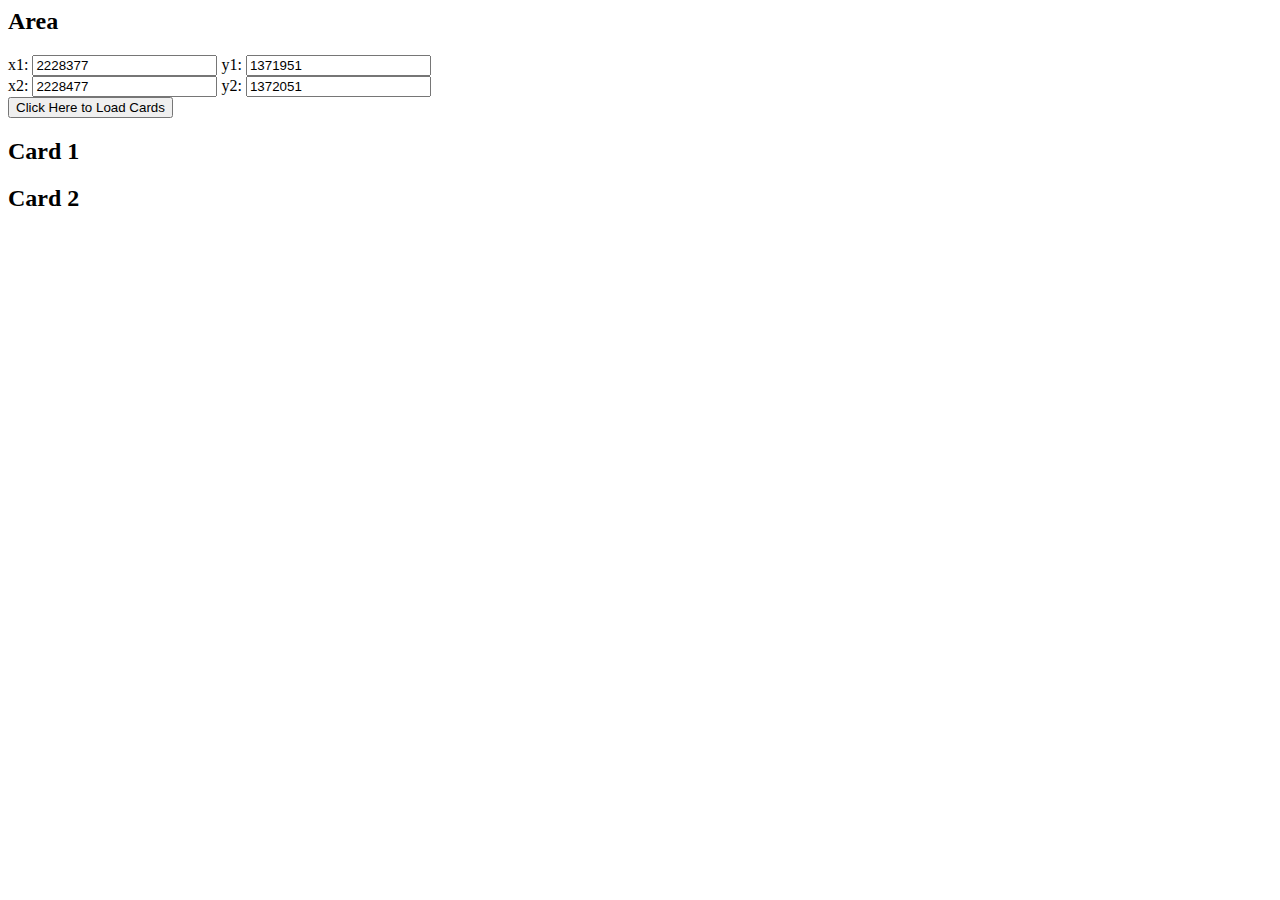
<file: gis/index.html>
<html>
	<head>

	</head>
	<body>
		<h2>Area</h2>
		x1: <input type="text" id="x1" value="2228377"> y1: <input type="text" id="y1" value="1371951"> <br> 
		x2: <input type="text" id="x2" value="2228477"> y2: <input type="text" id="y2" value="1372051"> <br>
		<input type="button" id="load-card" value="Click Here to Load Cards">
		<h2>Card 1</h2>
		<div id="card1"></div>
		<h2>Card 2</h2>
		<div id="card2"></div>
	</body>
	<script type="text/javascript" src="js/jquery.min.js"></script>
	<script type="text/javascript" src="js/getcard.js"></script>

	<script>
		$("#load-card").click(function() {
			var values = [$("#x1").val(), $("#y1").val(), $("#x2").val(), $("#y2").val()];
			setupcards(values);
			checkOnCards(fillCards);
		});
		function checkOnCards()
		{
			if (cardready==false) {setTimeout(checkOnCards, 100)}
			else {fillCards();}
		}
		function fillCards()
		{
			fillDiv($("#card1"), getcard1());
			fillDiv($("#card2"), getcard2());
		}
		function fillDiv(div, obj)
		{
			div.html("");
			var keys = Object.keys(obj);
			for (i=0; i<keys.length; i++)
			{
				div.append(keys[i] + ": " + obj[keys[i]] + "<br>");
			}
		}
	</script>
</html>
</file>
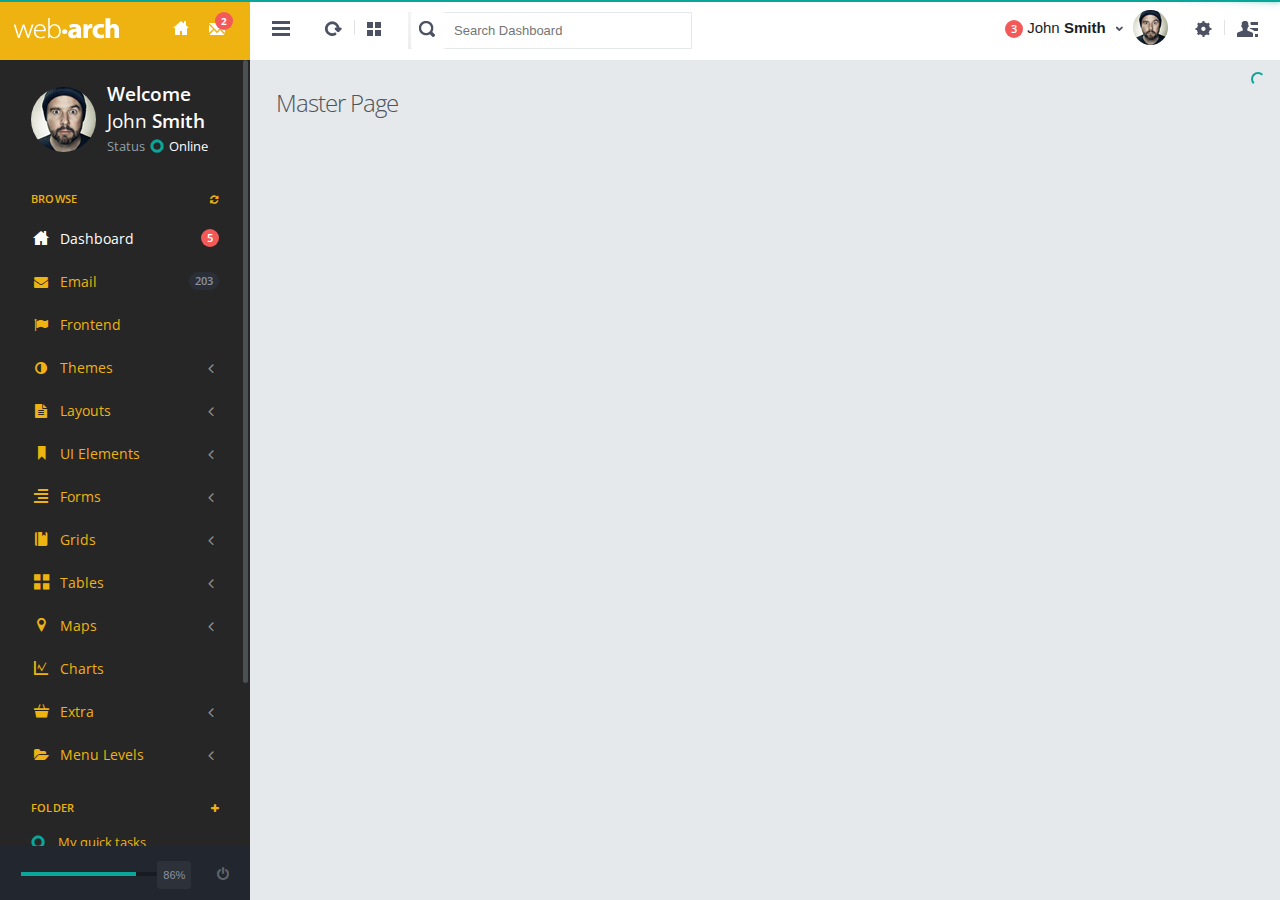
<file: blank_template.html>
<!DOCTYPE html>
<html>
<head>
<meta http-equiv="content-type" content="text/html;charset=UTF-8" />
<meta charset="utf-8" />
<title>Webarch - Responsive Admin Dashboard</title>
<meta name="viewport" content="width=device-width, initial-scale=1.0, maximum-scale=1.0, user-scalable=no" />
<meta content="" name="description" />
<meta content="" name="author" />
    
<!-- BEGIN PLUGIN CSS -->
<link href="assets/plugins/pace/pace-theme-flash.css" rel="stylesheet" type="text/css" media="screen"/>
<!-- END PLUGIN CSS -->
<!-- BEGIN CORE CSS FRAMEWORK -->
<link href="assets/plugins/boostrapv3/css/bootstrap.min.css" rel="stylesheet" type="text/css"/>
<link href="assets/plugins/boostrapv3/css/bootstrap-theme.min.css" rel="stylesheet" type="text/css"/>
<link href="assets/plugins/font-awesome/css/font-awesome.css" rel="stylesheet" type="text/css"/>
<link href="assets/css/animate.min.css" rel="stylesheet" type="text/css"/>
<link href="assets/plugins/jquery-scrollbar/jquery.scrollbar.css" rel="stylesheet" type="text/css"/>
<!-- END CORE CSS FRAMEWORK -->
<!-- BEGIN CSS TEMPLATE -->
<link href="assets/css/style.css" rel="stylesheet" type="text/css"/>
<link href="assets/css/responsive.css" rel="stylesheet" type="text/css"/>
<link href="assets/css/custom-icon-set.css" rel="stylesheet" type="text/css"/>
<!-- END CSS TEMPLATE -->

</head>
<!-- END HEAD -->

<!-- BEGIN BODY -->
<body class="">
<!-- BEGIN HEADER -->
<div class="header navbar navbar-inverse "> 
  <!-- BEGIN TOP NAVIGATION BAR -->
  <div class="navbar-inner">
	<div class="header-seperation"> 
		<ul class="nav pull-left notifcation-center" id="main-menu-toggle-wrapper" style="display:none">	
		 <li class="dropdown"> <a id="main-menu-toggle" href="#main-menu"  class="" > <div class="iconset top-menu-toggle-white"></div> </a> </li>		 
		</ul>
      <!-- BEGIN LOGO -->	
      <a href="index.html"><img src="assets/img/logo.png" class="logo" alt=""  data-src="assets/img/logo.png" data-src-retina="assets/img/logo2x.png" width="106" height="21"/></a>
      <!-- END LOGO --> 
      <ul class="nav pull-right notifcation-center">	
        <li class="dropdown" id="header_task_bar"> <a href="index.html" class="dropdown-toggle active" data-toggle=""> <div class="iconset top-home"></div> </a> </li>
        <li class="dropdown" id="header_inbox_bar" > <a href="email.html" class="dropdown-toggle" > <div class="iconset top-messages"></div>  <span class="badge" id="msgs-badge">2</span> </a></li>
		<li class="dropdown" id="portrait-chat-toggler" style="display:none"> <a href="#sidr" class="chat-menu-toggle"> <div class="iconset top-chat-white "></div> </a> </li>        
      </ul>
      </div>
      <!-- END RESPONSIVE MENU TOGGLER --> 
      <div class="header-quick-nav" > 
      <!-- BEGIN TOP NAVIGATION MENU -->
	  <div class="pull-left"> 
        <ul class="nav quick-section">
          <li class="quicklinks"> <a href="#" class="" id="layout-condensed-toggle" >
            <div class="iconset top-menu-toggle-dark"></div>
            </a> </li>
        </ul>
        <ul class="nav quick-section">
          <li class="quicklinks"> <a href="#" class="" >
            <div class="iconset top-reload"></div>
            </a> </li>
          <li class="quicklinks"> <span class="h-seperate"></span></li>
          <li class="quicklinks"> <a href="#" class="" >
            <div class="iconset top-tiles"></div>
            </a> </li>
			<li class="m-r-10 input-prepend inside search-form no-boarder">
				<span class="add-on"> <span class="iconset top-search"></span></span>
				 <input name="" type="text"  class="no-boarder " placeholder="Search Dashboard" style="width:250px;">
			</li>
		  </ul>
	  </div>
	 <!-- END TOP NAVIGATION MENU -->
	 <!-- BEGIN CHAT TOGGLER -->
      <div class="pull-right"> 
		<div class="chat-toggler">	
				<a href="#" class="dropdown-toggle" id="my-task-list" data-placement="bottom"  data-content='' data-toggle="dropdown" data-original-title="Notifications">
					<div class="user-details"> 
						<div class="username">
							<span class="badge badge-important">3</span> 
							John <span class="bold">Smith</span>									
						</div>						
					</div> 
					<div class="iconset top-down-arrow"></div>
				</a>	
				<div id="notification-list" style="display:none">
					<div style="width:300px">
						  <div class="notification-messages info">
									<div class="user-profile">
										<img src="assets/img/profiles/d.jpg"  alt="" data-src="assets/img/profiles/d.jpg" data-src-retina="assets/img/profiles/d2x.jpg" width="35" height="35">
									</div>
									<div class="message-wrapper">
										<div class="heading">
											David Nester - Commented on your wall
										</div>
										<div class="description">
											Meeting postponed to tomorrow
										</div>
										<div class="date pull-left">
										A min ago
										</div>										
									</div>
									<div class="clearfix"></div>									
								</div>	
							<div class="notification-messages danger">
								<div class="iconholder">
									<i class="icon-warning-sign"></i>
								</div>
								<div class="message-wrapper">
									<div class="heading">
										Server load limited
									</div>
									<div class="description">
										Database server has reached its daily capicity
									</div>
									<div class="date pull-left">
									2 mins ago
									</div>
								</div>
								<div class="clearfix"></div>
							</div>	
							<div class="notification-messages success">
								<div class="user-profile">
									<img src="assets/img/profiles/h.jpg"  alt="" data-src="assets/img/profiles/h.jpg" data-src-retina="assets/img/profiles/h2x.jpg" width="35" height="35">
								</div>
								<div class="message-wrapper">
									<div class="heading">
										You haveve got 150 messages
									</div>
									<div class="description">
										150 newly unread messages in your inbox
									</div>
									<div class="date pull-left">
									An hour ago
									</div>									
								</div>
								<div class="clearfix"></div>
							</div>							
						</div>				
				</div>
				<div class="profile-pic"> 
					<img src="assets/img/profiles/avatar_small.jpg"  alt="" data-src="assets/img/profiles/avatar_small.jpg" data-src-retina="assets/img/profiles/avatar_small2x.jpg" width="35" height="35" /> 
				</div>       			
			</div>
		 <ul class="nav quick-section ">
			<li class="quicklinks"> 
				<a data-toggle="dropdown" class="dropdown-toggle  pull-right " href="#" id="user-options">						
					<div class="iconset top-settings-dark "></div> 	
				</a>
				<ul class="dropdown-menu  pull-right" role="menu" aria-labelledby="user-options">
                  <li><a href="user-profile.html"> My Account</a>
                  </li>
                  <li><a href="calender.html">My Calendar</a>
                  </li>
                  <li><a href="email.html"> My Inbox&nbsp;&nbsp;<span class="badge badge-important animated bounceIn">2</span></a>
                  </li>
                  <li class="divider"></li>                
                  <li><a href="login.html"><i class="fa fa-power-off"></i>&nbsp;&nbsp;Log Out</a></li>
               </ul>
			</li> 
			<li class="quicklinks"> <span class="h-seperate"></span></li> 
			<li class="quicklinks"> 	
			<a id="chat-menu-toggle" href="#sidr" class="chat-menu-toggle" ><div class="iconset top-chat-dark "><span class="badge badge-important hide" id="chat-message-count">1</span></div>
			</a> 
				<div class="simple-chat-popup chat-menu-toggle hide" >
					<div class="simple-chat-popup-arrow"></div><div class="simple-chat-popup-inner">
						 <div style="width:100px">
						 <div class="semi-bold">David Nester</div>
						 <div class="message">Hey you there </div>
						</div>
					</div>
				</div>
			</li> 
		</ul>
      </div>
	   <!-- END CHAT TOGGLER -->
      </div> 
      <!-- END TOP NAVIGATION MENU --> 
   
  </div>
  <!-- END TOP NAVIGATION BAR --> 
</div>
<!-- END HEADER -->
<!-- BEGIN CONTAINER -->
<div class="page-container row-fluid">
  <!-- BEGIN SIDEBAR -->
  <div class="page-sidebar" id="main-menu"> 
  <!-- BEGIN MINI-PROFILE -->
   <div class="page-sidebar-wrapper scrollbar-dynamic" id="main-menu-wrapper"> 
   <div class="user-info-wrapper">	
	<div class="profile-wrapper">
		<img src="assets/img/profiles/avatar.jpg"  alt="" data-src="assets/img/profiles/avatar.jpg" data-src-retina="assets/img/profiles/avatar2x.jpg" width="69" height="69" />
	</div>
    <div class="user-info">
      <div class="greeting">Welcome</div>
      <div class="username">John <span class="semi-bold">Smith</span></div>
      <div class="status">Status<a href="#"><div class="status-icon green"></div>Online</a></div>
    </div>
   </div>
  <!-- END MINI-PROFILE -->
   
   <!-- BEGIN SIDEBAR MENU -->	
	<p class="menu-title">BROWSE <span class="pull-right"><a href="javascript:;"><i class="fa fa-refresh"></i></a></span></p>
    <ul>	
      <li class="start active "> <a href="index.html"> <i class="icon-custom-home"></i> <span class="title">Dashboard</span> <span class="selected"></span> <span class="badge badge-important pull-right">5</span></a> </li>
	  <li class=""> <a href="email.html"> <i class="fa fa-envelope"></i> <span class="title">Email</span>  <span class=" badge badge-disable pull-right ">203</span></a> </li>      
	  <li class=""> <a href="../frontend/index.html"> <i class="fa fa-flag"></i>  <span class="title">Frontend</span></a></li>   
	  <li class=""> <a href="javascript:;"> <i class="fa fa fa-adjust"></i> <span class="title">Themes</span> <span class="arrow "></span> </a>
        <ul class="sub-menu">
          <li > <a href="theme_coporate.html">Coporate </a> </li>
          <li > <a href="theme_simple.html">Simple</a> </li>
          <li > <a href="theme_elegant.html">Elegant</a> </li>
        </ul>
	  </li>    
	  <li class=""> <a href="javascript:;"> <i class="fa fa-file-text"></i> <span class="title">Layouts</span> <span class="arrow "></span> </a>
        <ul class="sub-menu">
          <li > <a href="layout_options.html"> Layout Options </a> </li>
          <li > <a href="boxed_layout.html">Boxed Layout </a> </li>
          <li > <a href="boxed_layout_v2.html">Inner Boxed Layout </a> </li>
          <li > <a href="extended_layout.html">Extended Layout</a> </li>
          <li > <a href="RTL.html">RTL Layout</a> </li>
          <li > <a href="horizontal_menu.html">Horizontal Menu</a> </li>
          <li > <a href="horizontal_menu_boxed.html">Horizontal Menu & Boxed</a> </li>
        </ul>
	  </li>     
      <li class=""> <a href="javascript:;"> <i class="icon-custom-ui"></i> <span class="title">UI Elements</span> <span class="arrow "></span> </a>
        <ul class="sub-menu">
		  <li > <a href="typography.html"> Typography </a> </li>
		  <li > <a href="messages_notifications.html"> Messages & Notifications </a> </li>
		   <li > <a href="icons.html">Icons</a> </li>
		   <li > <a href="buttons.html">Buttons</a> </li>		 
          <li > <a href="tabs_accordian.html"> Tabs & Accordions </a> </li>
          <li > <a href="sliders.html">Sliders</a> </li>
          <li > <a href="group_list.html">Group list </a> </li>
        </ul>
      </li>
	  <li class=""> <a href="javascript:;"> <i class="icon-custom-form"></i> <span class="title">Forms</span> <span class="arrow "></span> </a>
        <ul class="sub-menu">
          <li > <a href="form_elements.html">Form Elements </a> </li>
          <li > <a href="form_validations.html">Form Validations</a> </li>
        </ul>
      </li>
      <li class=""> <a href="javascript:;"> <i class="icon-custom-portlets"></i> <span class="title">Grids</span> <span class="arrow "></span> </a>
        <ul class="sub-menu">
          <li > <a href="grids_simple.html">Simple Grids</a> </li>
          <li > <a href="grids_draggable.html">Draggable Grids </a> </li>
        </ul>
      </li>
      <li class=""> <a href="javascript:;"> <i class="icon-custom-thumb"></i> <span class="title">Tables</span> <span class="arrow "></span> </a>
        <ul class="sub-menu">
          <li > <a href="tables.html"> Basic Tables </a> </li>
          <li > <a href="datatables.html"> Data Tables </a> </li>
        </ul>
      </li>
      <li class=""> <a href="javascript:;"> <i class="icon-custom-map"></i> <span class="title">Maps</span> <span class="arrow "></span> </a>
        <ul class="sub-menu">
          <li > <a href="google_map.html"> Google Maps </a> </li>
          <li > <a href="vector_map.html"> Vector Maps </a> </li>
        </ul>
      </li>
      <li class=""> <a href="charts.html"> <i class="icon-custom-chart"></i> <span class="title">Charts</span> </a> </li>    
      <li class=""> <a href="javascript:;"> <i class="icon-custom-extra"></i> <span class="title">Extra</span> <span class="arrow "></span> </a>
        <ul class="sub-menu">
          <li > <a href="user-profile.html"> User Profile </a> </li>
          <li > <a href="time_line.html"> Time line </a> </li>
          <li > <a href="support_ticket.html"> Support Ticket </a> </li>
          <li > <a href="gallery.html"> Gallery</a> </li>
		  <li class=""><a href="calender.html"> Calendar</a> </li>
          <li > <a href="search_results.html"> Search Results </a> </li>
          <li > <a href="invoice.html"> Invoice </a> </li>
          <li > <a href="404.html"> 404 Page </a> </li>
          <li > <a href="500.html"> 500 Page </a> </li>
          <li > <a href="blank_template.html"> Blank Page </a> </li>
          <li > <a href="login.html"> Login </a> </li>
          <li > <a href="login_v2.html">Login v2</a> </li>
          <li > <a href="lockscreen.html"> Lockscreen </a> </li>
        </ul>
      </li>
	  <li class=""> <a href="javascript:;"> <i class="fa fa-folder-open"></i> <span class="title">Menu Levels</span> <span class="arrow "></span> </a>
        <ul class="sub-menu">
          <li > <a href="javascript:;"> Level 1 </a> </li>
          <li > <a href="javascript:;">  <span class="title">Level 2</span> <span class="arrow "></span> </a>
			<ul class="sub-menu">
				 <li > <a href="javascript:;"> Sub Menu </a> </li>
				 <li > <a href="ujavascript:;"> Sub Menu </a> </li>
			</ul>
		  </li>
        </ul>
      </li>
	  <li class="hidden-lg hidden-md hidden-xs" id="more-widgets" > <a href="javascript:;"> <i class="fa fa-plus"></i></a> 
		  <ul class="sub-menu">
		  	<li class="side-bar-widgets">
			<p class="menu-title">FOLDER <span class="pull-right"><a href="#" class="create-folder"><i class="icon-plus"></i></a></span></p>
			<ul class="folders" >
				  <li><a href="#"><div class="status-icon green"></div> My quick tasks </a> </li>
				  <li><a href="#"><div class="status-icon red"></div> To do list </a> </li>
				  <li><a href="#"><div class="status-icon blue"></div> Projects </a> </li>
				  <li class="folder-input" style="display:none"><input type="text" placeholder="Name of folder" class="no-boarder folder-name" name="" id="folder-name"></li>
			</ul>
			<p class="menu-title">PROJECTS </p>
				<div class="status-widget">
					<div class="status-widget-wrapper">
						<div class="title">Freelancer<a href="#" class="remove-widget"><i class="icon-custom-cross"></i></a></div>
						<p>Redesign home page</p>
					</div>
				</div>
				<div class="status-widget">
					<div class="status-widget-wrapper">
						<div class="title">envato<a href="#" class="remove-widget"><i class="icon-custom-cross"></i></a></div>
						<p>Statistical report</p>
					</div>
				</div>
			</li>
		</ul>
	  </li>    
    </ul>
	<div class="side-bar-widgets">
	<p class="menu-title">FOLDER <span class="pull-right"><a href="#" class="create-folder"> <i class="fa fa-plus"></i></a></span></p>
	<ul class="folders" >
		  <li><a href="#"><div class="status-icon green"></div> My quick tasks </a> </li>
		  <li><a href="#"><div class="status-icon red"></div> To do list </a> </li>
		  <li><a href="#"><div class="status-icon blue"></div> Projects </a> </li>
		  <li class="folder-input" style="display:none"><input type="text" placeholder="Name of folder" class="no-boarder folder-name" name="" ></li>
	</ul>
	<p class="menu-title">PROJECTS </p>
		<div class="status-widget">
			<div class="status-widget-wrapper">
				<div class="title">Freelancer<a href="#" class="remove-widget"><i class="icon-custom-cross"></i></a></div>
				<p>Redesign home page</p>
			</div>
		</div>
		<div class="status-widget">
			<div class="status-widget-wrapper">
				<div class="title">envato<a href="#" class="remove-widget"><i class="icon-custom-cross"></i></a></div>
				<p>Statistical report</p>
			</div>
		</div>
	</div>	
	<div class="clearfix"></div>
    <!-- END SIDEBAR MENU --> 
  </div>
  </div>
  <a href="#" class="scrollup">Scroll</a>
   <div class="footer-widget">		
	<div class="progress transparent progress-small no-radius no-margin">
		<div data-percentage="79%" class="progress-bar progress-bar-success animate-progress-bar" ></div>		
	</div>
	<div class="pull-right">
		<div class="details-status">
		<span data-animation-duration="560" data-value="86" class="animate-number"></span>%
	</div>	
	<a href="lockscreen.html"><i class="fa fa-power-off"></i></a></div>
  </div>
  <!-- END SIDEBAR --> 
  <!-- BEGIN PAGE CONTAINER-->
  <div class="page-content"> 
    <!-- BEGIN SAMPLE PORTLET CONFIGURATION MODAL FORM-->
    <div id="portlet-config" class="modal hide">
      <div class="modal-header">
        <button data-dismiss="modal" class="close" type="button"></button>
        <h3>Widget Settings</h3>
      </div>
      <div class="modal-body"> Widget settings form goes here </div>
    </div>
    <div class="clearfix"></div>
    <div class="content">  
		<div class="page-title">	
			<h3>Master Page</h3>		
		</div>
    </div>
  </div>
<!-- BEGIN CHAT --> 
<div class="chat-window-wrapper">
	<div id="main-chat-wrapper" class="inner-content">
        <div class="chat-window-wrapper scroller scrollbar-dynamic" id="chat-users" >
            <div class="chat-header">	
            <div class="pull-left">
                <input type="text" placeholder="search">
            </div>		
                <div class="pull-right">
                    <a href="#" class="" ><div class="iconset top-settings-dark "></div> </a>
                </div>			
            </div>	
            <div class="side-widget">
               <div class="side-widget-title">group chats</div>
                <div class="side-widget-content">
                 <div id="groups-list">
                    <ul class="groups" >
                        <li><a href="#"><div class="status-icon green"></div>Office work</a></li>
                        <li><a href="#"><div class="status-icon green"></div>Personal vibes</a></li>
                    </ul>
                </div>
                </div>
            </div>
            <div class="side-widget fadeIn">
               <div class="side-widget-title">favourites</div>
               <div id="favourites-list">
                <div class="side-widget-content" >
                    <div class="user-details-wrapper active" data-chat-status="online" data-chat-user-pic="assets/img/profiles/d.jpg" data-chat-user-pic-retina="assets/img/profiles/d2x.jpg" data-user-name="Jane Smith">
                        <div class="user-profile">
                            <img src="assets/img/profiles/d.jpg"  alt="" data-src="assets/img/profiles/d.jpg" data-src-retina="assets/img/profiles/d2x.jpg" width="35" height="35">
                        </div>
                        <div class="user-details">
                            <div class="user-name">
                            Jane Smith
                            </div>
                            <div class="user-more">
                            Hello you there?
                            </div>
                        </div>
                        <div class="user-details-status-wrapper">
                            <span class="badge badge-important">3</span>
                        </div>
                        <div class="user-details-count-wrapper">
                            <div class="status-icon green"></div>
                        </div>
                        <div class="clearfix"></div>
                    </div>	
                    <div class="user-details-wrapper" data-chat-status="busy" data-chat-user-pic="assets/img/profiles/d.jpg" data-chat-user-pic-retina="assets/img/profiles/d2x.jpg" data-user-name="David Nester">
                        <div class="user-profile">
                            <img src="assets/img/profiles/c.jpg"  alt="" data-src="assets/img/profiles/c.jpg" data-src-retina="assets/img/profiles/c2x.jpg" width="35" height="35">
                        </div>
                        <div class="user-details">
                            <div class="user-name">
                            David Nester
                            </div>
                            <div class="user-more">
                            Busy, Do not disturb
                            </div>
                        </div>
                        <div class="user-details-status-wrapper">
                            <div class="clearfix"></div>
                        </div>
                        <div class="user-details-count-wrapper">
                            <div class="status-icon red"></div>
                        </div>
                        <div class="clearfix"></div>
                    </div>					
                </div>
                </div>
            </div>
            <div class="side-widget">
               <div class="side-widget-title">more friends</div>
                 <div class="side-widget-content" id="friends-list">
                    <div class="user-details-wrapper" data-chat-status="online" data-chat-user-pic="assets/img/profiles/d.jpg" data-chat-user-pic-retina="assets/img/profiles/d2x.jpg" data-user-name="Jane Smith">
                        <div class="user-profile">
                            <img src="assets/img/profiles/d.jpg"  alt="" data-src="assets/img/profiles/d.jpg" data-src-retina="assets/img/profiles/d2x.jpg" width="35" height="35">
                        </div>
                        <div class="user-details">
                            <div class="user-name">
                            Jane Smith
                            </div>
                            <div class="user-more">
                            Hello you there?
                            </div>
                        </div>
                        <div class="user-details-status-wrapper">

                        </div>
                        <div class="user-details-count-wrapper">
                            <div class="status-icon green"></div>
                        </div>
                        <div class="clearfix"></div>
                    </div>	
                    <div class="user-details-wrapper" data-chat-status="busy" data-chat-user-pic="assets/img/profiles/d.jpg" data-chat-user-pic-retina="assets/img/profiles/d2x.jpg" data-user-name="David Nester">
                        <div class="user-profile">
                            <img src="assets/img/profiles/h.jpg"  alt="" data-src="assets/img/profiles/h.jpg" data-src-retina="assets/img/profiles/h2x.jpg" width="35" height="35">
                        </div>
                        <div class="user-details">
                            <div class="user-name">
                            David Nester
                            </div>
                            <div class="user-more">
                            Busy, Do not disturb
                            </div>
                        </div>
                        <div class="user-details-status-wrapper">
                            <div class="clearfix"></div>
                        </div>
                        <div class="user-details-count-wrapper">
                            <div class="status-icon red"></div>
                        </div>
                        <div class="clearfix"></div>
                    </div>		
                    <div class="user-details-wrapper" data-chat-status="online" data-chat-user-pic="assets/img/profiles/d.jpg" data-chat-user-pic-retina="assets/img/profiles/d2x.jpg" data-user-name="Jane Smith">
                        <div class="user-profile">
                            <img src="assets/img/profiles/c.jpg"  alt="" data-src="assets/img/profiles/c.jpg" data-src-retina="assets/img/profiles/c2x.jpg" width="35" height="35">
                        </div>
                        <div class="user-details">
                            <div class="user-name">
                            Jane Smith
                            </div>
                            <div class="user-more">
                            Hello you there?
                            </div>
                        </div>
                        <div class="user-details-status-wrapper">

                        </div>
                        <div class="user-details-count-wrapper">
                            <div class="status-icon green"></div>
                        </div>
                        <div class="clearfix"></div>
                    </div>	
                    <div class="user-details-wrapper" data-chat-status="busy" data-chat-user-pic="assets/img/profiles/d.jpg" data-chat-user-pic-retina="assets/img/profiles/d2x.jpg" data-user-name="David Nester">
                        <div class="user-profile">
                            <img src="assets/img/profiles/h.jpg"  alt="" data-src="assets/img/profiles/h.jpg" data-src-retina="assets/img/profiles/h2x.jpg" width="35" height="35">
                        </div>
                        <div class="user-details">
                            <div class="user-name">
                            David Nester
                            </div>
                            <div class="user-more">
                            Busy, Do not disturb
                            </div>
                        </div>
                        <div class="user-details-status-wrapper">
                            <div class="clearfix"></div>
                        </div>
                        <div class="user-details-count-wrapper">
                            <div class="status-icon red"></div>
                        </div>
                        <div class="clearfix"></div>
                    </div>				
                </div>		
            </div>
        </div>

        <div class="chat-window-wrapper" id="messages-wrapper" style="display:none">
        <div class="chat-header">	
            <div class="pull-left">
                <input type="text" placeholder="search">
            </div>		
                <div class="pull-right">
                    <a href="#" class="" ><div class="iconset top-settings-dark "></div> </a>
                </div>					
            </div>
        <div class="clearfix"></div>	
        <div class="chat-messages-header">
        <div class="status online"></div><span class="semi-bold">Jane Smith(Typing..)</span>
        <a href="#" class="chat-back"><i class="icon-custom-cross"></i></a>
        </div>
        <div class="chat-messages scrollbar-dynamic clearfix">
            <div class="inner-scroll-content clearfix">
            <div class="sent_time">Yesterday 11:25pm</div>
            <div class="user-details-wrapper " >
                <div class="user-profile">
                    <img src="assets/img/profiles/d.jpg"  alt="" data-src="assets/img/profiles/d.jpg" data-src-retina="assets/img/profiles/d2x.jpg" width="35" height="35">
                </div>
                <div class="user-details">
                  <div class="bubble">	
                        Hello, You there?
                   </div>
                </div>					
                <div class="clearfix"></div>
               <div class="sent_time off">Yesterday 11:25pm</div>
            </div>		
            <div class="user-details-wrapper ">
                <div class="user-profile">
                    <img src="assets/img/profiles/d.jpg"  alt="" data-src="assets/img/profiles/d.jpg" data-src-retina="assets/img/profiles/d2x.jpg" width="35" height="35">
                </div>
                <div class="user-details">
                  <div class="bubble">	
                        How was the meeting?
                   </div>
                </div>					
                <div class="clearfix"></div>
                <div class="sent_time off">Yesterday 11:25pm</div>
            </div>
            <div class="user-details-wrapper ">
                <div class="user-profile">
                    <img src="assets/img/profiles/d.jpg"  alt="" data-src="assets/img/profiles/d.jpg" data-src-retina="assets/img/profiles/d2x.jpg" width="35" height="35">
                </div>
                <div class="user-details">
                  <div class="bubble">	
                        Let me know when you free
                   </div>
                </div>					
                <div class="clearfix"></div>
                <div class="sent_time off">Yesterday 11:25pm</div>
            </div>
            <div class="sent_time ">Today 11:25pm</div>
            <div class="user-details-wrapper pull-right">
                <div class="user-details">
                  <div class="bubble sender">	
                        Let me know when you free
                   </div>
                </div>					
                <div class="clearfix"></div>
                <div class="sent_time off">Sent On Tue, 2:45pm</div>
            </div>		
        </div>
        </div>
        <div class="chat-input-wrapper" style="display:none">
            <textarea id="chat-message-input" rows="1" placeholder="Type your message"></textarea>
        </div>
        <div class="clearfix"></div>
        </div>
    </div>
</div>
<!-- END CHAT --> 
 </div>
<!-- END CONTAINER --> 

<!-- END CONTAINER -->
<!-- BEGIN CORE JS FRAMEWORK--> 
<script src="assets/plugins/jquery-1.8.3.min.js" type="text/javascript"></script> 
<script src="assets/plugins/boostrapv3/js/bootstrap.min.js" type="text/javascript"></script> 
<script src="assets/plugins/breakpoints.js" type="text/javascript"></script> 
<script src="assets/plugins/jquery-unveil/jquery.unveil.min.js" type="text/javascript"></script> 
<script src="assets/plugins/jquery-scrollbar/jquery.scrollbar.min.js" type="text/javascript"></script>
<!-- END CORE JS FRAMEWORK --> 
<!-- BEGIN PAGE LEVEL JS --> 
<script src="assets/plugins/pace/pace.min.js" type="text/javascript"></script>  
<script src="assets/plugins/jquery-numberAnimate/jquery.animateNumbers.js" type="text/javascript"></script>
<!-- END PAGE LEVEL PLUGINS --> 	

<!-- BEGIN CORE TEMPLATE JS --> 
<script src="assets/js/core.js" type="text/javascript"></script> 
<script src="assets/js/chat.js" type="text/javascript"></script> 
<!-- END CORE TEMPLATE JS --> 
</body>
</html>
</file>
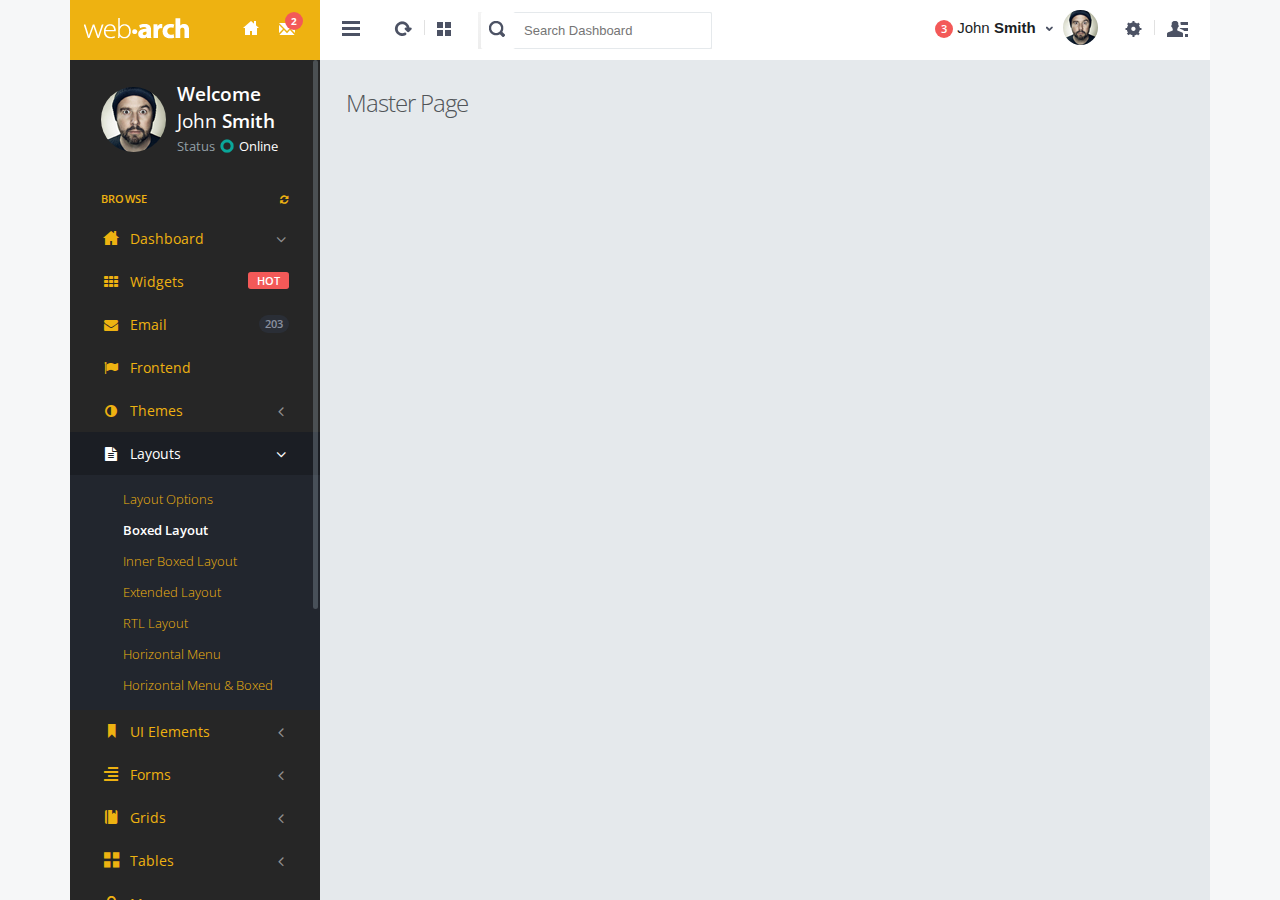
<file: boxed_layout.html>
<!DOCTYPE html>
<html>
<head>
<meta http-equiv="content-type" content="text/html;charset=UTF-8" />
<meta charset="utf-8" />
<title>Webarch - Responsive Admin Dashboard</title>
<meta name="viewport" content="width=device-width, initial-scale=1.0, maximum-scale=1.0, user-scalable=no" />
<meta content="" name="description" />
<meta content="" name="author" />

<link href="assets/plugins/pace/pace-theme-flash.css" rel="stylesheet" type="text/css" media="screen"/>
<!-- BEGIN CORE CSS FRAMEWORK -->
<link href="assets/plugins/boostrapv3/css/bootstrap.min.css" rel="stylesheet" type="text/css"/>
<link href="assets/plugins/boostrapv3/css/bootstrap-theme.min.css" rel="stylesheet" type="text/css"/>
<link href="assets/plugins/font-awesome/css/font-awesome.css" rel="stylesheet" type="text/css"/>
<link href="assets/css/animate.min.css" rel="stylesheet" type="text/css"/>
<link href="assets/plugins/jquery-scrollbar/jquery.scrollbar.css" rel="stylesheet" type="text/css"/>
<!-- END CORE CSS FRAMEWORK -->

<!-- BEGIN CSS TEMPLATE -->
<link href="assets/css/style.css" rel="stylesheet" type="text/css"/>
<link href="assets/css/responsive.css" rel="stylesheet" type="text/css"/>
<link href="assets/css/custom-icon-set.css" rel="stylesheet" type="text/css"/>
<!-- END CSS TEMPLATE -->
</head>
<!-- END HEAD -->

<!-- BEGIN BODY -->
<body class="boxed-layout">
<!-- BEGIN HEADER -->
<div class="container">
<div class="header navbar navbar-inverse "> 
  <!-- BEGIN TOP NAVIGATION BAR -->
    <div class="container">
      <div class="navbar-inner">
        <div class="header-seperation"> 
            <ul class="nav pull-left notifcation-center" id="main-menu-toggle-wrapper" style="display:none">	
             <li class="dropdown"> <a id="main-menu-toggle" href="#main-menu"  class="" > <div class="iconset top-menu-toggle-white"></div> </a> </li>		 
            </ul>
          <!-- BEGIN LOGO -->	
          <a href="index.html"><img src="assets/img/logo.png" class="logo" alt=""  data-src="assets/img/logo.png" data-src-retina="assets/img/logo2x.png" width="106" height="21"/></a>
          <!-- END LOGO --> 
          <ul class="nav pull-right notifcation-center">	
            <li class="dropdown" id="header_task_bar"> <a href="index.html" class="dropdown-toggle active" data-toggle=""> <div class="iconset top-home"></div> </a> </li>
            <li class="dropdown" id="header_inbox_bar" > <a href="email.html" class="dropdown-toggle" > <div class="iconset top-messages"></div>  <span class="badge" id="msgs-badge">2</span> </a></li>
            <li class="dropdown" id="portrait-chat-toggler" style="display:none"> <a href="#sidr" class="chat-menu-toggle"> <div class="iconset top-chat-white "></div> </a> </li>        
          </ul>
          </div>
          <!-- END RESPONSIVE MENU TOGGLER --> 
          <div class="header-quick-nav" > 
          <!-- BEGIN TOP NAVIGATION MENU -->
          <div class="pull-left"> 
            <ul class="nav quick-section">
              <li class="quicklinks"> <a href="#" class="" id="layout-condensed-toggle" >
                <div class="iconset top-menu-toggle-dark"></div>
                </a> </li>
            </ul>
            <ul class="nav quick-section">
              <li class="quicklinks"> <a href="#" class="" >
                <div class="iconset top-reload"></div>
                </a> </li>
              <li class="quicklinks"> <span class="h-seperate"></span></li>
              <li class="quicklinks"> <a href="#" class="" >
                <div class="iconset top-tiles"></div>
                </a> </li>
                <li class="m-r-10 input-prepend inside search-form no-boarder">
                    <span class="add-on"> <span class="iconset top-search"></span></span>
                     <input name="" type="text"  class="no-boarder " placeholder="Search Dashboard" style="width:200px;">
                </li>
              </ul>
          </div>
         <!-- END TOP NAVIGATION MENU -->
         <!-- BEGIN CHAT TOGGLER -->
          <div class="pull-right"> 
            <div class="chat-toggler">	
                    <a href="#" class="dropdown-toggle" id="my-task-list" data-placement="bottom"  data-content='' data-toggle="dropdown" data-original-title="Notifications">
                        <div class="user-details"> 
                            <div class="username">
                                <span class="badge badge-important">3</span> 
                                John <span class="bold">Smith</span>									
                            </div>						
                        </div> 
                        <div class="iconset top-down-arrow"></div>
                    </a>	
                    <div id="notification-list" style="display:none">
                        <div style="width:300px">
                              <div class="notification-messages info">
                                        <div class="user-profile">
                                            <img src="assets/img/profiles/d.jpg"  alt="" data-src="assets/img/profiles/d.jpg" data-src-retina="assets/img/profiles/d2x.jpg" width="35" height="35">
                                        </div>
                                        <div class="message-wrapper">
                                            <div class="heading">
                                                David Nester - Commented on your wall
                                            </div>
                                            <div class="description">
                                                Meeting postponed to tomorrow
                                            </div>
                                            <div class="date pull-left">
                                            A min ago
                                            </div>										
                                        </div>
                                        <div class="clearfix"></div>									
                                    </div>	
                                <div class="notification-messages danger">
                                    <div class="iconholder">
                                        <i class="icon-warning-sign"></i>
                                    </div>
                                    <div class="message-wrapper">
                                        <div class="heading">
                                            Server load limited
                                        </div>
                                        <div class="description">
                                            Database server has reached its daily capicity
                                        </div>
                                        <div class="date pull-left">
                                        2 mins ago
                                        </div>
                                    </div>
                                    <div class="clearfix"></div>
                                </div>	
                                <div class="notification-messages success">
                                    <div class="user-profile">
                                        <img src="assets/img/profiles/h.jpg"  alt="" data-src="assets/img/profiles/h.jpg" data-src-retina="assets/img/profiles/h2x.jpg" width="35" height="35">
                                    </div>
                                    <div class="message-wrapper">
                                        <div class="heading">
                                            You haveve got 150 messages
                                        </div>
                                        <div class="description">
                                            150 newly unread messages in your inbox
                                        </div>
                                        <div class="date pull-left">
                                        An hour ago
                                        </div>									
                                    </div>
                                    <div class="clearfix"></div>
                                </div>							
                            </div>				
                    </div>
                    <div class="profile-pic"> 
                        <img src="assets/img/profiles/avatar_small.jpg"  alt="" data-src="assets/img/profiles/avatar_small.jpg" data-src-retina="assets/img/profiles/avatar_small2x.jpg" width="35" height="35" /> 
                    </div>       			
                </div>
             <ul class="nav quick-section ">
                <li class="quicklinks"> 
                    <a data-toggle="dropdown" class="dropdown-toggle  pull-right " href="#" id="user-options">						
                        <div class="iconset top-settings-dark "></div> 	
                    </a>
                    <ul class="dropdown-menu  pull-right" role="menu" aria-labelledby="user-options">
                      <li><a href="user-profile.html"> My Account</a>
                      </li>
                      <li><a href="calender.html">My Calendar</a>
                      </li>
                      <li><a href="email.html"> My Inbox&nbsp;&nbsp;<span class="badge badge-important animated bounceIn">2</span></a>
                      </li>
                      <li class="divider"></li>                
                      <li><a href="login.html"><i class="fa fa-power-off"></i>&nbsp;&nbsp;Log Out</a></li>
                   </ul>
                </li> 
                <li class="quicklinks"> <span class="h-seperate"></span></li> 
                <li class="quicklinks"> 	
                <a id="chat-menu-toggle" href="#sidr" class="chat-menu-toggle" ><div class="iconset top-chat-dark "><span class="badge badge-important hide" id="chat-message-count">1</span></div>
                </a> 
                    <div class="simple-chat-popup chat-menu-toggle hide" >
                        <div class="simple-chat-popup-arrow"></div><div class="simple-chat-popup-inner">
                             <div style="width:100px">
                             <div class="semi-bold">David Nester</div>
                             <div class="message">Hey you there </div>
                            </div>
                        </div>
                    </div>
                </li> 
            </ul>
          </div>
           <!-- END CHAT TOGGLER -->
          </div> 
          <!-- END TOP NAVIGATION MENU --> 

      </div>
      <!-- END TOP NAVIGATION BAR --> 
    </div>
</div>
<!-- END HEADER -->
<!-- BEGIN CONTAINER -->
<div class="page-container row-fluid">
  <!-- BEGIN SIDEBAR -->
  <div class="page-sidebar full-length" id="main-menu"> 
  <!-- BEGIN MINI-PROFILE -->
   <div class="page-sidebar-wrapper scrollbar-dynamic" id="main-menu-wrapper"> 
   <div class="user-info-wrapper">	
	<div class="profile-wrapper">
		<img src="assets/img/profiles/avatar.jpg"  alt="" data-src="assets/img/profiles/avatar.jpg" data-src-retina="assets/img/profiles/avatar2x.jpg" width="69" height="69" />
	</div>
    <div class="user-info">
      <div class="greeting">Welcome</div>
      <div class="username">John <span class="semi-bold">Smith</span></div>
      <div class="status">Status<a href="#"><div class="status-icon green"></div>Online</a></div>
    </div>
   </div>
  <!-- END MINI-PROFILE -->
   
   <!-- BEGIN SIDEBAR MENU -->	
	<p class="menu-title">BROWSE <span class="pull-right"><a href="javascript:;"><i class="fa fa-refresh"></i></a></span></p>
    <ul>	
        <li class="start"> <a href="index.html" > <i class="icon-custom-home"></i> <span class="title">Dashboard</span> <span class="selected"></span> <span class="arrow open"></span> </a> 
		   <ul class="sub-menu">
            <li > <a href="dashboard_v1.html"> Dashboard v1 </a> </li>
            <li class="active"> <a href="index.html "> Dashboard v2 <span class=" label label-info pull-right m-r-30">NEW</span></a></li>
          </ul>
		</li>
        <li class=""> <a href="widgets.html"> <i class="fa fa-th"></i> <span class="title">Widgets</span> <span class="label label-important pull-right ">HOT</span></a> </li>
        <li class=""> <a href="email.html"> <i class="fa fa-envelope"></i> <span class="title">Email</span> <span class=" badge badge-disable pull-right ">203</span></a> </li>
        <li class=""> <a href="../../frontend/index.html"> <i class="fa fa-flag"></i>  <span class="title">Frontend</span></a></li>
	  <li class=""> <a href="javascript:;"> <i class="fa fa fa-adjust"></i> <span class="title">Themes</span> <span class="arrow "></span> </a>
        <ul class="sub-menu">
          <li > <a href="theme_coporate.html">Coporate </a> </li>
          <li > <a href="theme_simple.html">Simple</a> </li>
          <li > <a href="theme_elegant.html">Elegant</a> </li>
        </ul>
	  </li>    
	  <li class="active open"> <a href="javascript:;"> <i class="fa fa-file-text"></i> <span class="title">Layouts</span> <span class="arrow open"></span> </a>
        <ul class="sub-menu">
          <li > <a href="layout_options.html"> Layout Options </a> </li>
          <li class="active"> <a href="boxed_layout.html">Boxed Layout </a> </li>
          <li > <a href="boxed_layout_v2.html">Inner Boxed Layout </a> </li>
          <li > <a href="extended_layout.html">Extended Layout</a> </li>
          <li > <a href="RTL.html">RTL Layout</a> </li>
          <li > <a href="horizontal_menu.html">Horizontal Menu</a> </li>
          <li > <a href="horizontal_menu_boxed.html">Horizontal Menu & Boxed</a> </li>
        </ul>
	  </li>         
      <li class=""> <a href="javascript:;"> <i class="icon-custom-ui"></i> <span class="title">UI Elements</span> <span class="arrow "></span> </a>
        <ul class="sub-menu">
		  <li > <a href="typography.html"> Typography </a> </li>
		  <li > <a href="messages_notifications.html"> Messages & Notifications </a> </li>
		   <li > <a href="icons.html">Icons</a> </li>
		   <li > <a href="buttons.html">Buttons</a> </li>		 
          <li > <a href="tabs_accordian.html"> Tabs & Accordions </a> </li>
          <li > <a href="sliders.html">Sliders</a> </li>
          <li > <a href="group_list.html">Group list </a> </li>
        </ul>
      </li>
	  <li class=""> <a href="javascript:;"> <i class="icon-custom-form"></i> <span class="title">Forms</span> <span class="arrow "></span> </a>
        <ul class="sub-menu">
          <li > <a href="form_elements.html">Form Elements </a> </li>
          <li > <a href="form_validations.html">Form Validations</a> </li>
        </ul>
      </li>
      <li class=""> <a href="javascript:;"> <i class="icon-custom-portlets"></i> <span class="title">Grids</span> <span class="arrow "></span> </a>
        <ul class="sub-menu">
          <li > <a href="grids_simple.html">Simple Grids</a> </li>
          <li > <a href="grids_draggable.html">Draggable Grids </a> </li>
        </ul>
      </li>
      <li class=""> <a href="javascript:;"> <i class="icon-custom-thumb"></i> <span class="title">Tables</span> <span class="arrow "></span> </a>
        <ul class="sub-menu">
          <li > <a href="tables.html"> Basic Tables </a> </li>
          <li > <a href="datatables.html"> Data Tables </a> </li>
        </ul>
      </li>
      <li class=""> <a href="javascript:;"> <i class="icon-custom-map"></i> <span class="title">Maps</span> <span class="arrow "></span> </a>
        <ul class="sub-menu">
          <li > <a href="google_map.html"> Google Maps </a> </li>
          <li > <a href="vector_map.html"> Vector Maps </a> </li>
        </ul>
      </li>
      <li class=""> <a href="charts.html"> <i class="icon-custom-chart"></i> <span class="title">Charts</span> </a> </li>    
      <li class=""> <a href="javascript:;"> <i class="icon-custom-extra"></i> <span class="title">Extra</span> <span class="arrow "></span> </a>
        <ul class="sub-menu">
          <li > <a href="user-profile.html"> User Profile </a> </li>
          <li > <a href="time_line.html"> Time line </a> </li>
          <li > <a href="support_ticket.html"> Support Ticket </a> </li>
          <li > <a href="gallery.html"> Gallery</a> </li>
		  <li class=""><a href="calender.html"> Calendar</a> </li>
          <li > <a href="search_results.html"> Search Results </a> </li>
          <li > <a href="invoice.html"> Invoice </a> </li>
          <li > <a href="404.html"> 404 Page </a> </li>
          <li > <a href="500.html"> 500 Page </a> </li>
          <li > <a href="blank_template.html"> Blank Page </a> </li>
          <li > <a href="login.html"> Login </a> </li>
          <li > <a href="login_v2.html">Login v2</a> </li>
          <li > <a href="lockscreen.html"> Lockscreen </a> </li>
        </ul>
      </li>
	  <li class=""> <a href="javascript:;"> <i class="fa fa-folder-open"></i> <span class="title">Menu Levels</span> <span class="arrow "></span> </a>
        <ul class="sub-menu">
          <li > <a href="javascript:;"> Level 1 </a> </li>
          <li > <a href="javascript:;">  <span class="title">Level 2</span> <span class="arrow "></span> </a>
			<ul class="sub-menu">
				 <li > <a href="javascript:;"> Sub Menu </a> </li>
				 <li > <a href="ujavascript:;"> Sub Menu </a> </li>
			</ul>
		  </li>
        </ul>
      </li>
	  <li class="hidden-lg hidden-md hidden-xs" id="more-widgets" > <a href="javascript:;"> <i class="fa fa-plus"></i></a> 
		  <ul class="sub-menu">
		  	<li class="side-bar-widgets">
			<p class="menu-title">FOLDER <span class="pull-right"><a href="#" class="create-folder"><i class="icon-plus"></i></a></span></p>
			<ul class="folders" >
				  <li><a href="#"><div class="status-icon green"></div> My quick tasks </a> </li>
				  <li><a href="#"><div class="status-icon red"></div> To do list </a> </li>
				  <li><a href="#"><div class="status-icon blue"></div> Projects </a> </li>
				  <li class="folder-input" style="display:none"><input type="text" placeholder="Name of folder" class="no-boarder folder-name" name="" id="folder-name"></li>
			</ul>
			<p class="menu-title">PROJECTS </p>
				<div class="status-widget">
					<div class="status-widget-wrapper">
						<div class="title">Freelancer<a href="#" class="remove-widget"><i class="icon-custom-cross"></i></a></div>
						<p>Redesign home page</p>
					</div>
				</div>
				<div class="status-widget">
					<div class="status-widget-wrapper">
						<div class="title">envato<a href="#" class="remove-widget"><i class="icon-custom-cross"></i></a></div>
						<p>Statistical report</p>
					</div>
				</div>
			</li>
		</ul>
	  </li>    
    </ul>
	<div class="side-bar-widgets">
	<p class="menu-title">FOLDER <span class="pull-right"><a href="#" class="create-folder"> <i class="fa fa-plus"></i></a></span></p>
	<ul class="folders" >
		  <li><a href="#"><div class="status-icon green"></div> My quick tasks </a> </li>
		  <li><a href="#"><div class="status-icon red"></div> To do list </a> </li>
		  <li><a href="#"><div class="status-icon blue"></div> Projects </a> </li>
		  <li class="folder-input" style="display:none"><input type="text" placeholder="Name of folder" class="no-boarder folder-name" name="" ></li>
	</ul>
	<p class="menu-title">PROJECTS </p>
		<div class="status-widget">
			<div class="status-widget-wrapper">
				<div class="title">Freelancer<a href="#" class="remove-widget"><i class="icon-custom-cross"></i></a></div>
				<p>Redesign home page</p>
			</div>
		</div>
		<div class="status-widget">
			<div class="status-widget-wrapper">
				<div class="title">envato<a href="#" class="remove-widget"><i class="icon-custom-cross"></i></a></div>
				<p>Statistical report</p>
			</div>
		</div>
	</div>	
	<div class="clearfix"></div>
    <!-- END SIDEBAR MENU --> 
  </div>
  </div>
  <a href="#" class="scrollup">Scroll</a>
  <!-- END SIDEBAR --> 
  <!-- BEGIN PAGE CONTAINER-->
  <div class="page-content"> 
    <!-- BEGIN SAMPLE PORTLET CONFIGURATION MODAL FORM-->
    <div id="portlet-config" class="modal hide">
      <div class="modal-header">
        <button data-dismiss="modal" class="close" type="button"></button>
        <h3>Widget Settings</h3>
      </div>
      <div class="modal-body"> Widget settings form goes here </div>
    </div>
    <div class="clearfix"></div>
    <div class="content">  
		<div class="page-title">	
			<h3>Master Page</h3>		
		</div>
    </div>
  </div>
<!-- BEGIN CHAT --> 
<div class="chat-window-wrapper">
	<div id="main-chat-wrapper" class="inner-content">
        <div class="chat-window-wrapper scroller scrollbar-dynamic" id="chat-users" >
            <div class="chat-header">	
            <div class="pull-left">
                <input type="text" placeholder="search">
            </div>		
                <div class="pull-right">
                    <a href="#" class="" ><div class="iconset top-settings-dark "></div> </a>
                </div>			
            </div>	
            <div class="side-widget">
               <div class="side-widget-title">group chats</div>
                <div class="side-widget-content">
                 <div id="groups-list">
                    <ul class="groups" >
                        <li><a href="#"><div class="status-icon green"></div>Office work</a></li>
                        <li><a href="#"><div class="status-icon green"></div>Personal vibes</a></li>
                    </ul>
                </div>
                </div>
            </div>
            <div class="side-widget fadeIn">
               <div class="side-widget-title">favourites</div>
               <div id="favourites-list">
                <div class="side-widget-content" >
                    <div class="user-details-wrapper active" data-chat-status="online" data-chat-user-pic="assets/img/profiles/d.jpg" data-chat-user-pic-retina="assets/img/profiles/d2x.jpg" data-user-name="Jane Smith">
                        <div class="user-profile">
                            <img src="assets/img/profiles/d.jpg"  alt="" data-src="assets/img/profiles/d.jpg" data-src-retina="assets/img/profiles/d2x.jpg" width="35" height="35">
                        </div>
                        <div class="user-details">
                            <div class="user-name">
                            Jane Smith
                            </div>
                            <div class="user-more">
                            Hello you there?
                            </div>
                        </div>
                        <div class="user-details-status-wrapper">
                            <span class="badge badge-important">3</span>
                        </div>
                        <div class="user-details-count-wrapper">
                            <div class="status-icon green"></div>
                        </div>
                        <div class="clearfix"></div>
                    </div>	
                    <div class="user-details-wrapper" data-chat-status="busy" data-chat-user-pic="assets/img/profiles/d.jpg" data-chat-user-pic-retina="assets/img/profiles/d2x.jpg" data-user-name="David Nester">
                        <div class="user-profile">
                            <img src="assets/img/profiles/c.jpg"  alt="" data-src="assets/img/profiles/c.jpg" data-src-retina="assets/img/profiles/c2x.jpg" width="35" height="35">
                        </div>
                        <div class="user-details">
                            <div class="user-name">
                            David Nester
                            </div>
                            <div class="user-more">
                            Busy, Do not disturb
                            </div>
                        </div>
                        <div class="user-details-status-wrapper">
                            <div class="clearfix"></div>
                        </div>
                        <div class="user-details-count-wrapper">
                            <div class="status-icon red"></div>
                        </div>
                        <div class="clearfix"></div>
                    </div>					
                </div>
                </div>
            </div>
            <div class="side-widget">
               <div class="side-widget-title">more friends</div>
                 <div class="side-widget-content" id="friends-list">
                    <div class="user-details-wrapper" data-chat-status="online" data-chat-user-pic="assets/img/profiles/d.jpg" data-chat-user-pic-retina="assets/img/profiles/d2x.jpg" data-user-name="Jane Smith">
                        <div class="user-profile">
                            <img src="assets/img/profiles/d.jpg"  alt="" data-src="assets/img/profiles/d.jpg" data-src-retina="assets/img/profiles/d2x.jpg" width="35" height="35">
                        </div>
                        <div class="user-details">
                            <div class="user-name">
                            Jane Smith
                            </div>
                            <div class="user-more">
                            Hello you there?
                            </div>
                        </div>
                        <div class="user-details-status-wrapper">

                        </div>
                        <div class="user-details-count-wrapper">
                            <div class="status-icon green"></div>
                        </div>
                        <div class="clearfix"></div>
                    </div>	
                    <div class="user-details-wrapper" data-chat-status="busy" data-chat-user-pic="assets/img/profiles/d.jpg" data-chat-user-pic-retina="assets/img/profiles/d2x.jpg" data-user-name="David Nester">
                        <div class="user-profile">
                            <img src="assets/img/profiles/h.jpg"  alt="" data-src="assets/img/profiles/h.jpg" data-src-retina="assets/img/profiles/h2x.jpg" width="35" height="35">
                        </div>
                        <div class="user-details">
                            <div class="user-name">
                            David Nester
                            </div>
                            <div class="user-more">
                            Busy, Do not disturb
                            </div>
                        </div>
                        <div class="user-details-status-wrapper">
                            <div class="clearfix"></div>
                        </div>
                        <div class="user-details-count-wrapper">
                            <div class="status-icon red"></div>
                        </div>
                        <div class="clearfix"></div>
                    </div>		
                    <div class="user-details-wrapper" data-chat-status="online" data-chat-user-pic="assets/img/profiles/d.jpg" data-chat-user-pic-retina="assets/img/profiles/d2x.jpg" data-user-name="Jane Smith">
                        <div class="user-profile">
                            <img src="assets/img/profiles/c.jpg"  alt="" data-src="assets/img/profiles/c.jpg" data-src-retina="assets/img/profiles/c2x.jpg" width="35" height="35">
                        </div>
                        <div class="user-details">
                            <div class="user-name">
                            Jane Smith
                            </div>
                            <div class="user-more">
                            Hello you there?
                            </div>
                        </div>
                        <div class="user-details-status-wrapper">

                        </div>
                        <div class="user-details-count-wrapper">
                            <div class="status-icon green"></div>
                        </div>
                        <div class="clearfix"></div>
                    </div>	
                    <div class="user-details-wrapper" data-chat-status="busy" data-chat-user-pic="assets/img/profiles/d.jpg" data-chat-user-pic-retina="assets/img/profiles/d2x.jpg" data-user-name="David Nester">
                        <div class="user-profile">
                            <img src="assets/img/profiles/h.jpg"  alt="" data-src="assets/img/profiles/h.jpg" data-src-retina="assets/img/profiles/h2x.jpg" width="35" height="35">
                        </div>
                        <div class="user-details">
                            <div class="user-name">
                            David Nester
                            </div>
                            <div class="user-more">
                            Busy, Do not disturb
                            </div>
                        </div>
                        <div class="user-details-status-wrapper">
                            <div class="clearfix"></div>
                        </div>
                        <div class="user-details-count-wrapper">
                            <div class="status-icon red"></div>
                        </div>
                        <div class="clearfix"></div>
                    </div>				
                </div>		
            </div>
        </div>

        <div class="chat-window-wrapper" id="messages-wrapper" style="display:none">
        <div class="chat-header">	
            <div class="pull-left">
                <input type="text" placeholder="search">
            </div>		
                <div class="pull-right">
                    <a href="#" class="" ><div class="iconset top-settings-dark "></div> </a>
                </div>					
            </div>
        <div class="clearfix"></div>	
        <div class="chat-messages-header">
        <div class="status online"></div><span class="semi-bold">Jane Smith(Typing..)</span>
        <a href="#" class="chat-back"><i class="icon-custom-cross"></i></a>
        </div>
        <div class="chat-messages scrollbar-dynamic clearfix">
            <div class="inner-scroll-content clearfix">
            <div class="sent_time">Yesterday 11:25pm</div>
            <div class="user-details-wrapper " >
                <div class="user-profile">
                    <img src="assets/img/profiles/d.jpg"  alt="" data-src="assets/img/profiles/d.jpg" data-src-retina="assets/img/profiles/d2x.jpg" width="35" height="35">
                </div>
                <div class="user-details">
                  <div class="bubble">	
                        Hello, You there?
                   </div>
                </div>					
                <div class="clearfix"></div>
               <div class="sent_time off">Yesterday 11:25pm</div>
            </div>		
            <div class="user-details-wrapper ">
                <div class="user-profile">
                    <img src="assets/img/profiles/d.jpg"  alt="" data-src="assets/img/profiles/d.jpg" data-src-retina="assets/img/profiles/d2x.jpg" width="35" height="35">
                </div>
                <div class="user-details">
                  <div class="bubble">	
                        How was the meeting?
                   </div>
                </div>					
                <div class="clearfix"></div>
                <div class="sent_time off">Yesterday 11:25pm</div>
            </div>
            <div class="user-details-wrapper ">
                <div class="user-profile">
                    <img src="assets/img/profiles/d.jpg"  alt="" data-src="assets/img/profiles/d.jpg" data-src-retina="assets/img/profiles/d2x.jpg" width="35" height="35">
                </div>
                <div class="user-details">
                  <div class="bubble">	
                        Let me know when you free
                   </div>
                </div>					
                <div class="clearfix"></div>
                <div class="sent_time off">Yesterday 11:25pm</div>
            </div>
            <div class="sent_time ">Today 11:25pm</div>
            <div class="user-details-wrapper pull-right">
                <div class="user-details">
                  <div class="bubble sender">	
                        Let me know when you free
                   </div>
                </div>					
                <div class="clearfix"></div>
                <div class="sent_time off">Sent On Tue, 2:45pm</div>
            </div>		
        </div>
        </div>
        <div class="chat-input-wrapper" style="display:none">
            <textarea id="chat-message-input" rows="1" placeholder="Type your message"></textarea>
        </div>
        <div class="clearfix"></div>
        </div>
    </div>
</div>
<!-- END CHAT -->
 </div>
<!-- END CONTAINER --> 
<!-- BEGIN CORE JS FRAMEWORK--> 
<script src="assets/plugins/jquery-1.8.3.min.js" type="text/javascript"></script> 
<script src="assets/plugins/jquery-ui/jquery-ui-1.10.1.custom.min.js" type="text/javascript"></script> 
<script src="assets/plugins/boostrapv3/js/bootstrap.min.js" type="text/javascript"></script> 
<script src="assets/plugins/breakpoints.js" type="text/javascript"></script> 
<script src="assets/plugins/jquery-unveil/jquery.unveil.min.js" type="text/javascript"></script> 
<script src="assets/plugins/jquery-block-ui/jqueryblockui.js" type="text/javascript"></script> 
<script src="assets/plugins/jquery-scrollbar/jquery.scrollbar.min.js" type="text/javascript"></script>
<!-- END CORE JS FRAMEWORK --> 
<!-- BEGIN PAGE LEVEL JS --> 	
<script src="assets/plugins/pace/pace.min.js" type="text/javascript"></script>  
<script src="assets/plugins/jquery-numberAnimate/jquery.animateNumbers.js" type="text/javascript"></script>
<!-- END PAGE LEVEL PLUGINS --> 	

<!-- BEGIN CORE TEMPLATE JS --> 
<script src="assets/js/core.js" type="text/javascript"></script> 
<script src="assets/js/chat.js" type="text/javascript"></script> 
<script src="assets/js/demo.js" type="text/javascript"></script> 
<!-- END CORE TEMPLATE JS --> 
</body>
</html>
</file>
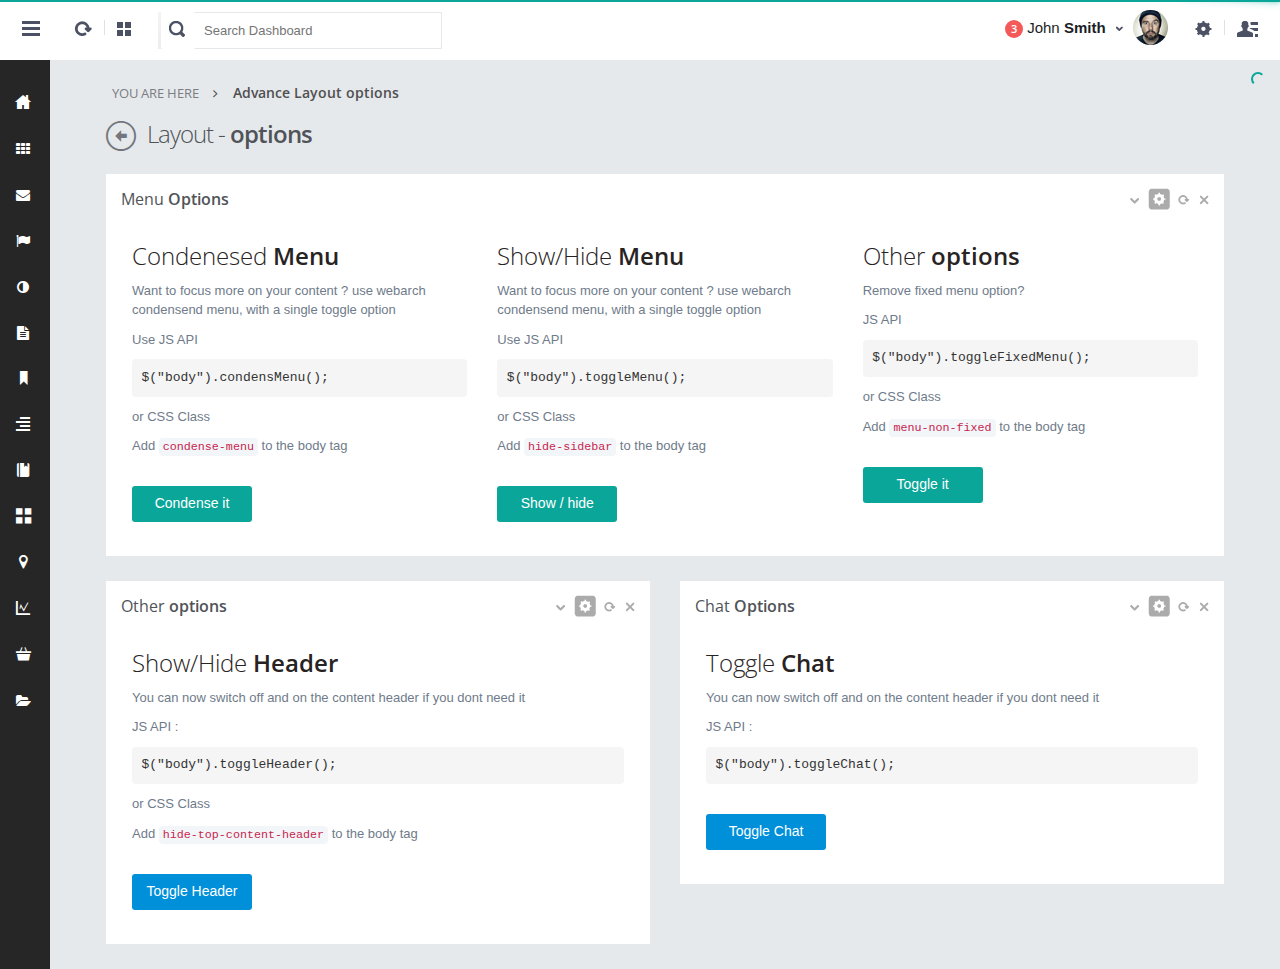
<file: boxed_layout_v2.html>
<!DOCTYPE html>
<html>
<head>
<meta http-equiv="content-type" content="text/html;charset=UTF-8" />
<meta charset="utf-8" />
<title>Webarch - Responsive Admin Dashboard</title>
<meta name="viewport" content="width=device-width, initial-scale=1.0, maximum-scale=1.0, user-scalable=no" />
<meta content="" name="description" />
<meta content="" name="author" />

<link href="assets/plugins/pace/pace-theme-flash.css" rel="stylesheet" type="text/css" media="screen"/>
<!-- BEGIN CORE CSS FRAMEWORK -->
<link href="assets/plugins/boostrapv3/css/bootstrap.min.css" rel="stylesheet" type="text/css"/>
<link href="assets/plugins/boostrapv3/css/bootstrap-theme.min.css" rel="stylesheet" type="text/css"/>
<link href="assets/plugins/font-awesome/css/font-awesome.css" rel="stylesheet" type="text/css"/>
<link href="assets/css/animate.min.css" rel="stylesheet" type="text/css"/>
<link href="assets/plugins/jquery-scrollbar/jquery.scrollbar.css" rel="stylesheet" type="text/css"/>
<!-- END CORE CSS FRAMEWORK -->

<!-- BEGIN CSS TEMPLATE -->
<link href="assets/css/style.css" rel="stylesheet" type="text/css"/>
<link href="assets/css/responsive.css" rel="stylesheet" type="text/css"/>
<link href="assets/css/custom-icon-set.css" rel="stylesheet" type="text/css"/>
<!-- END CSS TEMPLATE -->
</head>
<!-- END HEAD -->

<!-- BEGIN BODY -->
<body class="">
<!-- BEGIN HEADER -->
<div class="header navbar navbar-inverse "> 
  <!-- BEGIN TOP NAVIGATION BAR -->
  <div class="navbar-inner">
	<div class="header-seperation"> 
		<ul class="nav pull-left notifcation-center" id="main-menu-toggle-wrapper" style="display:none">	
		 <li class="dropdown"> <a id="main-menu-toggle" href="#main-menu"  class="" > <div class="iconset top-menu-toggle-white"></div> </a> </li>		 
		</ul>
      <!-- BEGIN LOGO -->	
      <a href="index.html"><img src="assets/img/logo.png" class="logo" alt=""  data-src="assets/img/logo.png" data-src-retina="assets/img/logo2x.png" width="106" height="21"/></a>
      <!-- END LOGO --> 
      <ul class="nav pull-right notifcation-center">	
        <li class="dropdown" id="header_task_bar"> <a href="index.html" class="dropdown-toggle active" data-toggle=""> <div class="iconset top-home"></div> </a> </li>
        <li class="dropdown" id="header_inbox_bar" > <a href="email.html" class="dropdown-toggle" > <div class="iconset top-messages"></div>  <span class="badge" id="msgs-badge">2</span> </a></li>
		<li class="dropdown" id="portrait-chat-toggler" style="display:none"> <a href="#sidr" class="chat-menu-toggle"> <div class="iconset top-chat-white "></div> </a> </li>        
      </ul>
      </div>
      <!-- END RESPONSIVE MENU TOGGLER --> 
      <div class="header-quick-nav" > 
      <!-- BEGIN TOP NAVIGATION MENU -->
	  <div class="pull-left"> 
        <ul class="nav quick-section">
          <li class="quicklinks"> <a href="#" class="" onclick="$('body').condensMenu();">
            <div class="iconset top-menu-toggle-dark"></div>
            </a> </li>
        </ul>
        <ul class="nav quick-section">
          <li class="quicklinks"> <a href="#" class="" >
            <div class="iconset top-reload"></div>
            </a> </li>
          <li class="quicklinks"> <span class="h-seperate"></span></li>
          <li class="quicklinks"> <a href="#" class="" >
            <div class="iconset top-tiles"></div>
            </a> </li>
			<li class="m-r-10 input-prepend inside search-form no-boarder">
				<span class="add-on"> <span class="iconset top-search"></span></span>
				 <input name="" type="text"  class="no-boarder " placeholder="Search Dashboard" style="width:250px;">
			</li>
		  </ul>
	  </div>
	 <!-- END TOP NAVIGATION MENU -->
	 <!-- BEGIN CHAT TOGGLER -->
      <div class="pull-right"> 
		<div class="chat-toggler">	
				<a href="#" class="dropdown-toggle" id="my-task-list" data-placement="bottom"  data-content='' data-toggle="dropdown" data-original-title="Notifications">
					<div class="user-details"> 
						<div class="username">
							<span class="badge badge-important">3</span> 
							John <span class="bold">Smith</span>									
						</div>						
					</div> 
					<div class="iconset top-down-arrow"></div>
				</a>	
				<div id="notification-list" style="display:none">
					<div style="width:300px">
						  <div class="notification-messages info">
									<div class="user-profile">
										<img src="assets/img/profiles/d.jpg"  alt="" data-src="assets/img/profiles/d.jpg" data-src-retina="assets/img/profiles/d2x.jpg" width="35" height="35">
									</div>
									<div class="message-wrapper">
										<div class="heading">
											David Nester - Commented on your wall
										</div>
										<div class="description">
											Meeting postponed to tomorrow
										</div>
										<div class="date pull-left">
										A min ago
										</div>										
									</div>
									<div class="clearfix"></div>									
								</div>	
							<div class="notification-messages danger">
								<div class="iconholder">
									<i class="icon-warning-sign"></i>
								</div>
								<div class="message-wrapper">
									<div class="heading">
										Server load limited
									</div>
									<div class="description">
										Database server has reached its daily capicity
									</div>
									<div class="date pull-left">
									2 mins ago
									</div>
								</div>
								<div class="clearfix"></div>
							</div>	
							<div class="notification-messages success">
								<div class="user-profile">
									<img src="assets/img/profiles/h.jpg"  alt="" data-src="assets/img/profiles/h.jpg" data-src-retina="assets/img/profiles/h2x.jpg" width="35" height="35">
								</div>
								<div class="message-wrapper">
									<div class="heading">
										You haveve got 150 messages
									</div>
									<div class="description">
										150 newly unread messages in your inbox
									</div>
									<div class="date pull-left">
									An hour ago
									</div>									
								</div>
								<div class="clearfix"></div>
							</div>							
						</div>				
				</div>
				<div class="profile-pic"> 
					<img src="assets/img/profiles/avatar_small.jpg"  alt="" data-src="assets/img/profiles/avatar_small.jpg" data-src-retina="assets/img/profiles/avatar_small2x.jpg" width="35" height="35" /> 
				</div>       			
			</div>
		 <ul class="nav quick-section ">
			<li class="quicklinks"> 
				<a data-toggle="dropdown" class="dropdown-toggle  pull-right " href="#" id="user-options">						
					<div class="iconset top-settings-dark "></div> 	
				</a>
				<ul class="dropdown-menu  pull-right" role="menu" aria-labelledby="user-options">
                  <li><a href="user-profile.html"> My Account</a>
                  </li>
                  <li><a href="calender.html">My Calendar</a>
                  </li>
                  <li><a href="email.html"> My Inbox&nbsp;&nbsp;<span class="badge badge-important animated bounceIn">2</span></a>
                  </li>
                  <li class="divider"></li>                
                  <li><a href="login.html"><i class="fa fa-power-off"></i>&nbsp;&nbsp;Log Out</a></li>
               </ul>
			</li> 
			<li class="quicklinks"> <span class="h-seperate"></span></li> 
			<li class="quicklinks"> 	
			<a id="chat-menu-toggle" href="#sidr" class="chat-menu-toggle" ><div class="iconset top-chat-dark "><span class="badge badge-important hide" id="chat-message-count">1</span></div>
			</a> 
				<div class="simple-chat-popup chat-menu-toggle hide" >
					<div class="simple-chat-popup-arrow"></div><div class="simple-chat-popup-inner">
						 <div style="width:100px">
						 <div class="semi-bold">David Nester</div>
						 <div class="message">Hey you there </div>
						</div>
					</div>
				</div>
			</li> 
		</ul>
      </div>
	   <!-- END CHAT TOGGLER -->
      </div> 
      <!-- END TOP NAVIGATION MENU --> 
   
  </div>
  <!-- END TOP NAVIGATION BAR --> 
</div>
<!-- END HEADER -->
<!-- BEGIN CONTAINER -->
<div class="page-container row-fluid">
  <!-- BEGIN SIDEBAR -->
  <div class="page-sidebar" id="main-menu"> 
  <!-- BEGIN MINI-PROFILE -->
   <div class="page-sidebar-wrapper scrollbar-dynamic" id="main-menu-wrapper"> 
   <div class="user-info-wrapper">	
	<div class="profile-wrapper">
		<img src="assets/img/profiles/avatar.jpg"  alt="" data-src="assets/img/profiles/avatar.jpg" data-src-retina="assets/img/profiles/avatar2x.jpg" width="69" height="69" />
	</div>
    <div class="user-info">
      <div class="greeting">Welcome</div>
      <div class="username">John <span class="semi-bold">Smith</span></div>
      <div class="status">Status<a href="#"><div class="status-icon green"></div>Online</a></div>
    </div>
   </div>
  <!-- END MINI-PROFILE -->
   
   <!-- BEGIN SIDEBAR MENU -->	
	<p class="menu-title">BROWSE <span class="pull-right"><a href="javascript:;"><i class="fa fa-refresh"></i></a></span></p>
    <ul>	
        <li class="start"> <a href="index.html" > <i class="icon-custom-home"></i> <span class="title">Dashboard</span> <span class="selected"></span> <span class="arrow open"></span> </a> 
		   <ul class="sub-menu">
            <li > <a href="dashboard_v1.html"> Dashboard v1 </a> </li>
            <li class="active"> <a href="index.html "> Dashboard v2 <span class=" label label-info pull-right m-r-30">NEW</span></a></li>
          </ul>
		</li>
        <li class=""> <a href="widgets.html"> <i class="fa fa-th"></i> <span class="title">Widgets</span> <span class="label label-important pull-right ">HOT</span></a> </li>
        <li class=""> <a href="email.html"> <i class="fa fa-envelope"></i> <span class="title">Email</span> <span class=" badge badge-disable pull-right ">203</span></a> </li>
        <li class=""> <a href="../../frontend/index.html"> <i class="fa fa-flag"></i>  <span class="title">Frontend</span></a></li>
	  <li class=""> <a href="javascript:;"> <i class="fa fa fa-adjust"></i> <span class="title">Themes</span> <span class="arrow "></span> </a>
        <ul class="sub-menu">
          <li > <a href="theme_coporate.html">Coporate </a> </li>
          <li > <a href="theme_simple.html">Simple</a> </li>
          <li > <a href="theme_elegant.html">Elegant</a> </li>
        </ul>
	  </li>    
	  <li class="active open"> <a href="javascript:;"> <i class="fa fa-file-text"></i> <span class="title">Layouts</span> <span class="arrow open"></span> </a>
        <ul class="sub-menu">
          <li > <a href="layout_options.html"> Layout Options </a> </li>
          <li > <a href="boxed_layout.html">Boxed Layout </a> </li>
          <li class="active"> <a href="boxed_layout_v2.html">Inner Boxed Layout </a> </li>
          <li > <a href="extended_layout.html">Extended Layout</a> </li>
          <li > <a href="RTL.html">RTL Layout</a> </li>
          <li > <a href="horizontal_menu.html">Horizontal Menu</a> </li>
          <li > <a href="horizontal_menu_boxed.html">Horizontal Menu & Boxed</a> </li>        
        </ul>
	  </li>     
      <li class=""> <a href="javascript:;"> <i class="icon-custom-ui"></i> <span class="title">UI Elements</span> <span class="arrow "></span> </a>
        <ul class="sub-menu">
		  <li > <a href="typography.html"> Typography </a> </li>
		  <li > <a href="messages_notifications.html"> Messages & Notifications </a> </li>
		   <li > <a href="icons.html">Icons</a> </li>
		   <li > <a href="buttons.html">Buttons</a> </li>		 
          <li > <a href="tabs_accordian.html"> Tabs & Accordions </a> </li>
          <li > <a href="sliders.html">Sliders</a> </li>
          <li > <a href="group_list.html">Group list </a> </li>
        </ul>
      </li>
	  <li class=""> <a href="javascript:;"> <i class="icon-custom-form"></i> <span class="title">Forms</span> <span class="arrow "></span> </a>
        <ul class="sub-menu">
          <li > <a href="form_elements.html">Form Elements </a> </li>
          <li > <a href="form_validations.html">Form Validations</a> </li>
        </ul>
      </li>
      <li class=""> <a href="javascript:;"> <i class="icon-custom-portlets"></i> <span class="title">Grids</span> <span class="arrow "></span> </a>
        <ul class="sub-menu">
          <li > <a href="grids_simple.html">Simple Grids</a> </li>
          <li > <a href="grids_draggable.html">Draggable Grids </a> </li>
        </ul>
      </li>
      <li class=""> <a href="javascript:;"> <i class="icon-custom-thumb"></i> <span class="title">Tables</span> <span class="arrow "></span> </a>
        <ul class="sub-menu">
          <li > <a href="tables.html"> Basic Tables </a> </li>
          <li > <a href="datatables.html"> Data Tables </a> </li>
        </ul>
      </li>
      <li class=""> <a href="javascript:;"> <i class="icon-custom-map"></i> <span class="title">Maps</span> <span class="arrow "></span> </a>
        <ul class="sub-menu">
          <li > <a href="google_map.html"> Google Maps </a> </li>
          <li > <a href="vector_map.html"> Vector Maps </a> </li>
        </ul>
      </li>
      <li class=""> <a href="charts.html"> <i class="icon-custom-chart"></i> <span class="title">Charts</span> </a> </li>    
      <li class=""> <a href="javascript:;"> <i class="icon-custom-extra"></i> <span class="title">Extra</span> <span class="arrow "></span> </a>
        <ul class="sub-menu">
          <li > <a href="user-profile.html"> User Profile </a> </li>
          <li > <a href="time_line.html"> Time line </a> </li>
          <li > <a href="support_ticket.html"> Support Ticket </a> </li>
          <li > <a href="gallery.html"> Gallery</a> </li>
		  <li class=""><a href="calender.html"> Calendar</a> </li>
          <li > <a href="search_results.html"> Search Results </a> </li>
          <li > <a href="invoice.html"> Invoice </a> </li>
          <li > <a href="404.html"> 404 Page </a> </li>
          <li > <a href="500.html"> 500 Page </a> </li>
          <li > <a href="blank_template.html"> Blank Page </a> </li>
          <li > <a href="login.html"> Login </a> </li>
          <li > <a href="login_v2.html">Login v2</a> </li>
          <li > <a href="lockscreen.html"> Lockscreen </a> </li>
        </ul>
      </li>
	  <li class=""> <a href="javascript:;"> <i class="fa fa-folder-open"></i> <span class="title">Menu Levels</span> <span class="arrow "></span> </a>
        <ul class="sub-menu">
          <li > <a href="javascript:;"> Level 1 </a> </li>
          <li > <a href="javascript:;">  <span class="title">Level 2</span> <span class="arrow "></span> </a>
			<ul class="sub-menu">
				 <li > <a href="javascript:;"> Sub Menu </a> </li>
				 <li > <a href="ujavascript:;"> Sub Menu </a> </li>
			</ul>
		  </li>
        </ul>
      </li>
	  <li class="hidden-lg hidden-md hidden-xs" id="more-widgets" > <a href="javascript:;"> <i class="fa fa-plus"></i></a> 
		  <ul class="sub-menu">
		  	<li class="side-bar-widgets">
			<p class="menu-title">FOLDER <span class="pull-right"><a href="#" class="create-folder"><i class="icon-plus"></i></a></span></p>
			<ul class="folders" >
				  <li><a href="#"><div class="status-icon green"></div> My quick tasks </a> </li>
				  <li><a href="#"><div class="status-icon red"></div> To do list </a> </li>
				  <li><a href="#"><div class="status-icon blue"></div> Projects </a> </li>
				  <li class="folder-input" style="display:none"><input type="text" placeholder="Name of folder" class="no-boarder folder-name" name="" id="folder-name"></li>
			</ul>
			<p class="menu-title">PROJECTS </p>
				<div class="status-widget">
					<div class="status-widget-wrapper">
						<div class="title">Freelancer<a href="#" class="remove-widget"><i class="icon-custom-cross"></i></a></div>
						<p>Redesign home page</p>
					</div>
				</div>
				<div class="status-widget">
					<div class="status-widget-wrapper">
						<div class="title">envato<a href="#" class="remove-widget"><i class="icon-custom-cross"></i></a></div>
						<p>Statistical report</p>
					</div>
				</div>
			</li>
		</ul>
	  </li>    
    </ul>
	<div class="side-bar-widgets">
	<p class="menu-title">FOLDER <span class="pull-right"><a href="#" class="create-folder"> <i class="fa fa-plus"></i></a></span></p>
	<ul class="folders" >
		  <li><a href="#"><div class="status-icon green"></div> My quick tasks </a> </li>
		  <li><a href="#"><div class="status-icon red"></div> To do list </a> </li>
		  <li><a href="#"><div class="status-icon blue"></div> Projects </a> </li>
		  <li class="folder-input" style="display:none"><input type="text" placeholder="Name of folder" class="no-boarder folder-name" name="" ></li>
	</ul>
	<p class="menu-title">PROJECTS </p>
		<div class="status-widget">
			<div class="status-widget-wrapper">
				<div class="title">Freelancer<a href="#" class="remove-widget"><i class="icon-custom-cross"></i></a></div>
				<p>Redesign home page</p>
			</div>
		</div>
		<div class="status-widget">
			<div class="status-widget-wrapper">
				<div class="title">envato<a href="#" class="remove-widget"><i class="icon-custom-cross"></i></a></div>
				<p>Statistical report</p>
			</div>
		</div>
	</div>	
	<div class="clearfix"></div>
    <!-- END SIDEBAR MENU --> 
  </div>
  </div>
  <a href="#" class="scrollup">Scroll</a>
   <div class="footer-widget">		
	<div class="progress transparent progress-small no-radius no-margin">
		<div data-percentage="79%" class="progress-bar progress-bar-success animate-progress-bar" ></div>		
	</div>
	<div class="pull-right">
		<div class="details-status">
		<span data-animation-duration="560" data-value="86" class="animate-number"></span>%
	</div>	
	<a href="lockscreen.html"><i class="fa fa-power-off"></i></a></div>
  </div>
  <!-- END SIDEBAR --> 
  <!-- BEGIN PAGE CONTAINER-->
  <div class="page-content"> 
    <!-- BEGIN SAMPLE PORTLET CONFIGURATION MODAL FORM-->
    <div id="portlet-config" class="modal hide">
      <div class="modal-header">
        <button data-dismiss="modal" class="close" type="button"></button>
        <h3>Widget Settings</h3>
      </div>
      <div class="modal-body"> Widget settings form goes here </div>
    </div>
    <div class="clearfix"></div>
    <div class="content container">  
      <ul class="breadcrumb">
        <li>
          <p>YOU ARE HERE</p>
        </li>
        <li><a href="#" class="active">Advance Layout options</a> </li>
      </ul>
      <div class="page-title"> <i class="icon-custom-left"></i>
        <h3>Layout - <span class="semi-bold">options</span></h3>
      </div>
      <div class="row">
        <div class="col-md-12">
          <div class="grid simple">
            <div class="grid-title no-border">
              <h4>Menu <span class="semi-bold">Options</span></h4>
              <div class="tools"> <a href="javascript:;" class="collapse"></a> <a href="#grid-config" data-toggle="modal" class="config"></a> <a href="javascript:;" class="reload"></a> <a href="javascript:;" class="remove"></a> </div>
            </div>
            <div class="grid-body no-border">
              <div class="row">
                <div class="col-md-4">
                  <h3>Condenesed <span class="semi-bold">Menu</span></h3>
                  <p>Want to focus more on your content ? use webarch condensend menu, with a single toggle option</p>
                   <p> Use JS API <pre>$("body").condensMenu();</pre></p>
                   <p> or CSS Class </p><p> Add <code>condense-menu</code> to the body tag</p>
                  <br>
                  <button type="button" class="btn btn-primary btn-cons" onclick="$('body').condensMenu();">Condense it</button>
                </div>
                <div class="col-md-4">
                  <h3>Show/Hide <span class="semi-bold">Menu</span></h3>
                   <p>Want to focus more on your content ? use webarch condensend menu, with a single toggle option</p>
                   <p> Use JS API <pre>$("body").toggleMenu();</pre></p>
                   <p> or CSS Class </p><p> Add <code>hide-sidebar</code> to the body tag</p>
                  <br>
                  <button type="button" class="btn btn-primary btn-cons" onclick="$('body').toggleMenu();">Show / hide</button>
                </div>
                <div class="col-md-4">
                  <h3>Other<span class="semi-bold"> options</span></h3>
                    <p>Remove fixed menu option?</p>
                   <p> JS API <pre>$("body").toggleFixedMenu();</pre></p>
                   <p> or CSS Class </p><p> Add <code>menu-non-fixed</code> to the body tag</p>
                  <br>
                  <button type="button" class="btn btn-primary btn-cons" onclick="$('body').toggleFixedMenu();">Toggle it</button>
                </div>
              </div>
              </div>
            </div>
        </div>
      </div>   
      <div class="row">
        <div class="col-md-6">
          <div class="grid simple">
            <div class="grid-title no-border">
              <h4>Other <span class="semi-bold">options</span></h4>
              <div class="tools"> <a href="javascript:;" class="collapse"></a> <a href="#grid-config" data-toggle="modal" class="config"></a> <a href="javascript:;" class="reload"></a> <a href="javascript:;" class="remove"></a> </div>
            </div>
            <div class="grid-body no-border">
                  <h3>Show/Hide <span class="semi-bold">Header</span></h3>
                  <p>You can now switch off and on the content header if you dont need it</p>
                   <p> JS API :<pre>$("body").toggleHeader();</pre></p>
                   <p> or CSS Class </p><p> Add <code>hide-top-content-header</code> to the body tag</p>
                  <br>
                  <button type="button" class="btn btn-success btn-cons" onclick="$('body').toggleHeader();">Toggle Header</button>
            </div>
        </div>
      </div>
            <div class="col-md-6">
          <div class="grid simple">
            <div class="grid-title no-border">
              <h4>Chat <span class="semi-bold">Options</span></h4>
              <div class="tools"> <a href="javascript:;" class="collapse"></a> <a href="#grid-config" data-toggle="modal" class="config"></a> <a href="javascript:;" class="reload"></a> <a href="javascript:;" class="remove"></a> </div>
            </div>
            <div class="grid-body no-border">
                  <h3>Toggle <span class="semi-bold">Chat</span></h3>
                  <p>You can now switch off and on the content header if you dont need it</p>
                   <p> JS API :<pre>$("body").toggleChat();</pre></p>
                  <br>
                  <button type="button" class="btn btn-success btn-cons" onclick="$('#sidr').toggleChat();">Toggle Chat</button>
            </div>
        </div>
      </div>
    </div>


    </div>
  </div>
<!-- BEGIN CHAT --> 
<div class="chat-window-wrapper">
	<div id="main-chat-wrapper" class="inner-content">
        <div class="chat-window-wrapper scroller scrollbar-dynamic" id="chat-users" >
            <div class="chat-header">	
            <div class="pull-left">
                <input type="text" placeholder="search">
            </div>		
                <div class="pull-right">
                    <a href="#" class="" ><div class="iconset top-settings-dark "></div> </a>
                </div>			
            </div>	
            <div class="side-widget">
               <div class="side-widget-title">group chats</div>
                <div class="side-widget-content">
                 <div id="groups-list">
                    <ul class="groups" >
                        <li><a href="#"><div class="status-icon green"></div>Office work</a></li>
                        <li><a href="#"><div class="status-icon green"></div>Personal vibes</a></li>
                    </ul>
                </div>
                </div>
            </div>
            <div class="side-widget fadeIn">
               <div class="side-widget-title">favourites</div>
               <div id="favourites-list">
                <div class="side-widget-content" >
                    <div class="user-details-wrapper active" data-chat-status="online" data-chat-user-pic="assets/img/profiles/d.jpg" data-chat-user-pic-retina="assets/img/profiles/d2x.jpg" data-user-name="Jane Smith">
                        <div class="user-profile">
                            <img src="assets/img/profiles/d.jpg"  alt="" data-src="assets/img/profiles/d.jpg" data-src-retina="assets/img/profiles/d2x.jpg" width="35" height="35">
                        </div>
                        <div class="user-details">
                            <div class="user-name">
                            Jane Smith
                            </div>
                            <div class="user-more">
                            Hello you there?
                            </div>
                        </div>
                        <div class="user-details-status-wrapper">
                            <span class="badge badge-important">3</span>
                        </div>
                        <div class="user-details-count-wrapper">
                            <div class="status-icon green"></div>
                        </div>
                        <div class="clearfix"></div>
                    </div>	
                    <div class="user-details-wrapper" data-chat-status="busy" data-chat-user-pic="assets/img/profiles/d.jpg" data-chat-user-pic-retina="assets/img/profiles/d2x.jpg" data-user-name="David Nester">
                        <div class="user-profile">
                            <img src="assets/img/profiles/c.jpg"  alt="" data-src="assets/img/profiles/c.jpg" data-src-retina="assets/img/profiles/c2x.jpg" width="35" height="35">
                        </div>
                        <div class="user-details">
                            <div class="user-name">
                            David Nester
                            </div>
                            <div class="user-more">
                            Busy, Do not disturb
                            </div>
                        </div>
                        <div class="user-details-status-wrapper">
                            <div class="clearfix"></div>
                        </div>
                        <div class="user-details-count-wrapper">
                            <div class="status-icon red"></div>
                        </div>
                        <div class="clearfix"></div>
                    </div>					
                </div>
                </div>
            </div>
            <div class="side-widget">
               <div class="side-widget-title">more friends</div>
                 <div class="side-widget-content" id="friends-list">
                    <div class="user-details-wrapper" data-chat-status="online" data-chat-user-pic="assets/img/profiles/d.jpg" data-chat-user-pic-retina="assets/img/profiles/d2x.jpg" data-user-name="Jane Smith">
                        <div class="user-profile">
                            <img src="assets/img/profiles/d.jpg"  alt="" data-src="assets/img/profiles/d.jpg" data-src-retina="assets/img/profiles/d2x.jpg" width="35" height="35">
                        </div>
                        <div class="user-details">
                            <div class="user-name">
                            Jane Smith
                            </div>
                            <div class="user-more">
                            Hello you there?
                            </div>
                        </div>
                        <div class="user-details-status-wrapper">

                        </div>
                        <div class="user-details-count-wrapper">
                            <div class="status-icon green"></div>
                        </div>
                        <div class="clearfix"></div>
                    </div>	
                    <div class="user-details-wrapper" data-chat-status="busy" data-chat-user-pic="assets/img/profiles/d.jpg" data-chat-user-pic-retina="assets/img/profiles/d2x.jpg" data-user-name="David Nester">
                        <div class="user-profile">
                            <img src="assets/img/profiles/h.jpg"  alt="" data-src="assets/img/profiles/h.jpg" data-src-retina="assets/img/profiles/h2x.jpg" width="35" height="35">
                        </div>
                        <div class="user-details">
                            <div class="user-name">
                            David Nester
                            </div>
                            <div class="user-more">
                            Busy, Do not disturb
                            </div>
                        </div>
                        <div class="user-details-status-wrapper">
                            <div class="clearfix"></div>
                        </div>
                        <div class="user-details-count-wrapper">
                            <div class="status-icon red"></div>
                        </div>
                        <div class="clearfix"></div>
                    </div>		
                    <div class="user-details-wrapper" data-chat-status="online" data-chat-user-pic="assets/img/profiles/d.jpg" data-chat-user-pic-retina="assets/img/profiles/d2x.jpg" data-user-name="Jane Smith">
                        <div class="user-profile">
                            <img src="assets/img/profiles/c.jpg"  alt="" data-src="assets/img/profiles/c.jpg" data-src-retina="assets/img/profiles/c2x.jpg" width="35" height="35">
                        </div>
                        <div class="user-details">
                            <div class="user-name">
                            Jane Smith
                            </div>
                            <div class="user-more">
                            Hello you there?
                            </div>
                        </div>
                        <div class="user-details-status-wrapper">

                        </div>
                        <div class="user-details-count-wrapper">
                            <div class="status-icon green"></div>
                        </div>
                        <div class="clearfix"></div>
                    </div>	
                    <div class="user-details-wrapper" data-chat-status="busy" data-chat-user-pic="assets/img/profiles/d.jpg" data-chat-user-pic-retina="assets/img/profiles/d2x.jpg" data-user-name="David Nester">
                        <div class="user-profile">
                            <img src="assets/img/profiles/h.jpg"  alt="" data-src="assets/img/profiles/h.jpg" data-src-retina="assets/img/profiles/h2x.jpg" width="35" height="35">
                        </div>
                        <div class="user-details">
                            <div class="user-name">
                            David Nester
                            </div>
                            <div class="user-more">
                            Busy, Do not disturb
                            </div>
                        </div>
                        <div class="user-details-status-wrapper">
                            <div class="clearfix"></div>
                        </div>
                        <div class="user-details-count-wrapper">
                            <div class="status-icon red"></div>
                        </div>
                        <div class="clearfix"></div>
                    </div>				
                </div>		
            </div>
        </div>

        <div class="chat-window-wrapper" id="messages-wrapper" style="display:none">
        <div class="chat-header">	
            <div class="pull-left">
                <input type="text" placeholder="search">
            </div>		
                <div class="pull-right">
                    <a href="#" class="" ><div class="iconset top-settings-dark "></div> </a>
                </div>					
            </div>
        <div class="clearfix"></div>	
        <div class="chat-messages-header">
        <div class="status online"></div><span class="semi-bold">Jane Smith(Typing..)</span>
        <a href="#" class="chat-back"><i class="icon-custom-cross"></i></a>
        </div>
        <div class="chat-messages scrollbar-dynamic clearfix">
            <div class="inner-scroll-content clearfix">
            <div class="sent_time">Yesterday 11:25pm</div>
            <div class="user-details-wrapper " >
                <div class="user-profile">
                    <img src="assets/img/profiles/d.jpg"  alt="" data-src="assets/img/profiles/d.jpg" data-src-retina="assets/img/profiles/d2x.jpg" width="35" height="35">
                </div>
                <div class="user-details">
                  <div class="bubble">	
                        Hello, You there?
                   </div>
                </div>					
                <div class="clearfix"></div>
               <div class="sent_time off">Yesterday 11:25pm</div>
            </div>		
            <div class="user-details-wrapper ">
                <div class="user-profile">
                    <img src="assets/img/profiles/d.jpg"  alt="" data-src="assets/img/profiles/d.jpg" data-src-retina="assets/img/profiles/d2x.jpg" width="35" height="35">
                </div>
                <div class="user-details">
                  <div class="bubble">	
                        How was the meeting?
                   </div>
                </div>					
                <div class="clearfix"></div>
                <div class="sent_time off">Yesterday 11:25pm</div>
            </div>
            <div class="user-details-wrapper ">
                <div class="user-profile">
                    <img src="assets/img/profiles/d.jpg"  alt="" data-src="assets/img/profiles/d.jpg" data-src-retina="assets/img/profiles/d2x.jpg" width="35" height="35">
                </div>
                <div class="user-details">
                  <div class="bubble">	
                        Let me know when you free
                   </div>
                </div>					
                <div class="clearfix"></div>
                <div class="sent_time off">Yesterday 11:25pm</div>
            </div>
            <div class="sent_time ">Today 11:25pm</div>
            <div class="user-details-wrapper pull-right">
                <div class="user-details">
                  <div class="bubble sender">	
                        Let me know when you free
                   </div>
                </div>					
                <div class="clearfix"></div>
                <div class="sent_time off">Sent On Tue, 2:45pm</div>
            </div>		
        </div>
        </div>
        <div class="chat-input-wrapper" style="display:none">
            <textarea id="chat-message-input" rows="1" placeholder="Type your message"></textarea>
        </div>
        <div class="clearfix"></div>
        </div>
    </div>
</div>
<!-- END CHAT -->
 </div>
<!-- END CONTAINER --> 
<!-- BEGIN CORE JS FRAMEWORK--> 
<script src="assets/plugins/jquery-1.8.3.min.js" type="text/javascript"></script> 
<script src="assets/plugins/jquery-ui/jquery-ui-1.10.1.custom.min.js" type="text/javascript"></script> 
<script src="assets/plugins/boostrapv3/js/bootstrap.min.js" type="text/javascript"></script> 
<script src="assets/plugins/breakpoints.js" type="text/javascript"></script> 
<script src="assets/plugins/jquery-unveil/jquery.unveil.min.js" type="text/javascript"></script> 
<script src="assets/plugins/jquery-block-ui/jqueryblockui.js" type="text/javascript"></script> 
<!-- END CORE JS FRAMEWORK --> 
<!-- BEGIN PAGE LEVEL JS --> 	
<script src="assets/plugins/jquery-scrollbar/jquery.scrollbar.min.js" type="text/javascript"></script>
<script src="assets/plugins/pace/pace.min.js" type="text/javascript"></script>  
<script src="assets/plugins/jquery-numberAnimate/jquery.animateNumbers.js" type="text/javascript"></script>
<!-- END PAGE LEVEL PLUGINS --> 	

<!-- BEGIN CORE TEMPLATE JS --> 
<script src="assets/js/core.js" type="text/javascript"></script> 
<script src="assets/js/chat.js" type="text/javascript"></script> 
<script src="assets/js/demo.js" type="text/javascript"></script> 
<!-- END CORE TEMPLATE JS --> 

<script>
$("body").condensMenu();
$("body").toggleMenu();
$("body").toggleMenu();
</script>
</body>
</html>
</file>
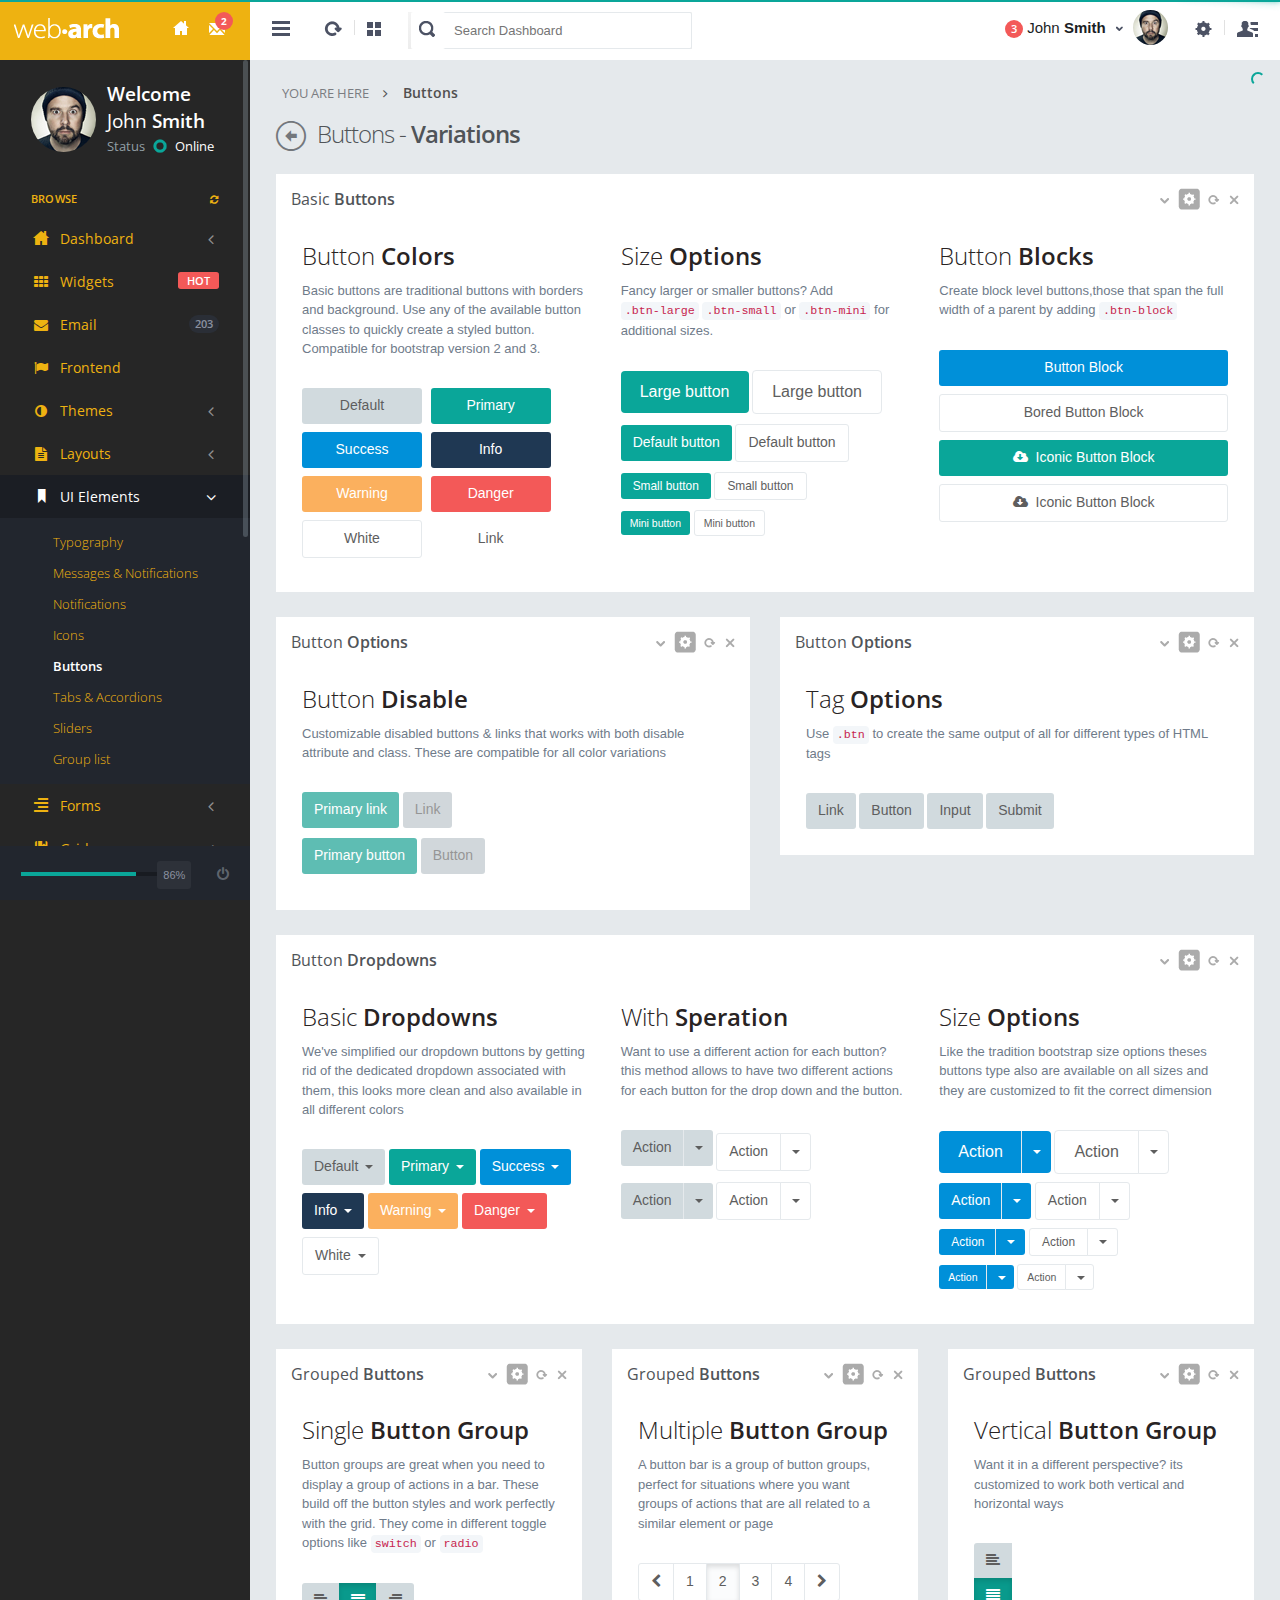
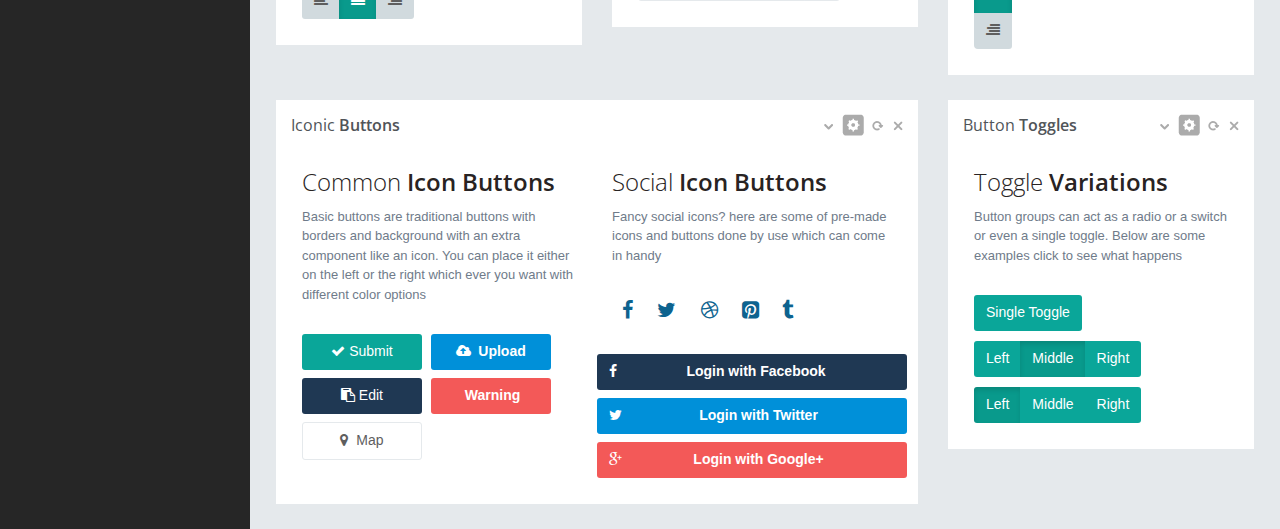
<file: buttons.html>
<!DOCTYPE html>
<html>
<head>
<meta http-equiv="content-type" content="text/html;charset=UTF-8" />
<meta charset="utf-8" />
<title>Webarch - Responsive Admin Dashboard</title>
<meta name="viewport" content="width=device-width, initial-scale=1.0, maximum-scale=1.0, user-scalable=no" />
<meta content="" name="description" />
<meta content="" name="author" />
<!-- BEGIN PLUGIN CSS -->
<link href="assets/plugins/pace/pace-theme-flash.css" rel="stylesheet" type="text/css" media="screen"/>
<!-- END PLUGIN CSS -->
<!-- BEGIN CORE CSS FRAMEWORK -->
<link href="assets/plugins/boostrapv3/css/bootstrap.min.css" rel="stylesheet" type="text/css"/>
<link href="assets/plugins/boostrapv3/css/bootstrap-theme.min.css" rel="stylesheet" type="text/css"/>
<link href="assets/plugins/font-awesome/css/font-awesome.css" rel="stylesheet" type="text/css"/>
<link href="assets/css/animate.min.css" rel="stylesheet" type="text/css"/>
<link href="assets/plugins/jquery-scrollbar/jquery.scrollbar.css" rel="stylesheet" type="text/css"/>
<!-- END CORE CSS FRAMEWORK -->

<!-- BEGIN CSS TEMPLATE -->
<link href="assets/css/style.css" rel="stylesheet" type="text/css"/>
<link href="assets/css/responsive.css" rel="stylesheet" type="text/css"/>
<link href="assets/css/custom-icon-set.css" rel="stylesheet" type="text/css"/>
<!-- END CSS TEMPLATE -->

</head>
<!-- BEGIN BODY -->
<body class="">
<!-- BEGIN HEADER -->
<div class="header navbar navbar-inverse ">
  <!-- BEGIN TOP NAVIGATION BAR -->
  <div class="navbar-inner">
    <div class="header-seperation">
      <ul class="nav pull-left notifcation-center" id="main-menu-toggle-wrapper" style="display:none">
        <li class="dropdown"> <a id="main-menu-toggle" href="#main-menu"  class="" >
          <div class="iconset top-menu-toggle-white"></div>
          </a> </li>
      </ul>
      <!-- BEGIN LOGO -->
      <a href="index.html"><img src="assets/img/logo.png" class="logo invert" alt=""  data-src="assets/img/logo.png" data-src-retina="assets/img/logo2x.png" width="106" height="21"/></a>
      <!-- END LOGO -->
      <ul class="nav pull-right notifcation-center">
        <li class="dropdown" id="header_task_bar"> <a href="index.html" class="dropdown-toggle active" data-toggle="">
          <div class="iconset top-home"></div>
          </a> </li>
        <li class="dropdown" id="header_inbox_bar" > <a href="email.html" class="dropdown-toggle" >
          <div class="iconset top-messages"></div>
          <span class="badge" id="msgs-badge">2</span> </a></li>
        <li class="dropdown" id="portrait-chat-toggler" style="display:none"> <a href="#sidr" class="chat-menu-toggle">
          <div class="iconset top-chat-white "></div>
          </a> </li>
      </ul>
    </div>
    <!-- END RESPONSIVE MENU TOGGLER -->
    <div class="header-quick-nav" >
      <!-- BEGIN TOP NAVIGATION MENU -->
      <div class="pull-left">
        <ul class="nav quick-section">
          <li class="quicklinks"> <a href="#" class="" id="layout-condensed-toggle" >
            <div class="iconset top-menu-toggle-dark"></div>
            </a> </li>
        </ul>
        <ul class="nav quick-section">
          <li class="quicklinks"> <a href="#" class="" >
            <div class="iconset top-reload"></div>
            </a> </li>
          <li class="quicklinks"> <span class="h-seperate"></span></li>
          <li class="quicklinks"> <a href="#" class="" >
            <div class="iconset top-tiles"></div>
            </a> </li>
          <li class="m-r-10 input-prepend inside search-form no-boarder"> <span class="add-on"> <span class="iconset top-search"></span></span>
            <input name="" type="text"  class="no-boarder " placeholder="Search Dashboard" style="width:250px;">
          </li>
        </ul>
      </div>
      <!-- END TOP NAVIGATION MENU -->
      <!-- BEGIN CHAT TOGGLER -->
      <div class="pull-right">
        <div class="chat-toggler"> <a href="#" class="dropdown-toggle" id="my-task-list" data-placement="bottom"  data-content='' data-toggle="dropdown" data-original-title="Notifications">
          <div class="user-details">
            <div class="username"> <span class="badge badge-important">3</span> John <span class="bold">Smith</span> </div>
          </div>
          <div class="iconset top-down-arrow"></div>
          </a>
          <div id="notification-list" style="display:none">
            <div style="width:300px">
              <div class="notification-messages info">
                <div class="user-profile"> <img src="assets/img/profiles/d.jpg"  alt="" data-src="assets/img/profiles/d.jpg" data-src-retina="assets/img/profiles/d2x.jpg" width="35" height="35"> </div>
                <div class="message-wrapper">
                  <div class="heading"> David Nester - Commented on your wall </div>
                  <div class="description"> Meeting postponed to tomorrow </div>
                  <div class="date pull-left"> A min ago </div>
                </div>
                <div class="clearfix"></div>
              </div>
              <div class="notification-messages danger">
                <div class="iconholder"> <i class="icon-warning-sign"></i> </div>
                <div class="message-wrapper">
                  <div class="heading"> Server load limited </div>
                  <div class="description"> Database server has reached its daily capicity </div>
                  <div class="date pull-left"> 2 mins ago </div>
                </div>
                <div class="clearfix"></div>
              </div>
              <div class="notification-messages success">
                <div class="user-profile"> <img src="assets/img/profiles/h.jpg"  alt="" data-src="assets/img/profiles/h.jpg" data-src-retina="assets/img/profiles/h2x.jpg" width="35" height="35"> </div>
                <div class="message-wrapper">
                  <div class="heading"> You haveve got 150 messages </div>
                  <div class="description"> 150 newly unread messages in your inbox </div>
                  <div class="date pull-left"> An hour ago </div>
                </div>
                <div class="clearfix"></div>
              </div>
            </div>
          </div>
          <div class="profile-pic"> <img src="assets/img/profiles/avatar_small.jpg"  alt="" data-src="assets/img/profiles/avatar_small.jpg" data-src-retina="assets/img/profiles/avatar_small2x.jpg" width="35" height="35" /> </div>
        </div>
        <ul class="nav quick-section ">
          <li class="quicklinks"> <a data-toggle="dropdown" class="dropdown-toggle  pull-right " href="#" id="user-options">
            <div class="iconset top-settings-dark "></div>
            </a>
            <ul class="dropdown-menu  pull-right" role="menu" aria-labelledby="user-options">
              <li><a href="user-profile.html"> My Account</a> </li>
              <li><a href="calender.html">My Calendar</a> </li>
              <li><a href="email.html"> My Inbox&nbsp;&nbsp;<span class="badge badge-important animated bounceIn">2</span></a> </li>
              <li class="divider"></li>
              <li><a href="login.html"><i class="fa fa-power-off"></i>&nbsp;&nbsp;Log Out</a></li>
            </ul>
          </li>
          <li class="quicklinks"> <span class="h-seperate"></span></li>
          <li class="quicklinks"> <a id="chat-menu-toggle" href="#sidr" class="chat-menu-toggle" >
            <div class="iconset top-chat-dark "><span class="badge badge-important hide" id="chat-message-count">1</span></div>
            </a>
            <div class="simple-chat-popup chat-menu-toggle hide" >
              <div class="simple-chat-popup-arrow"></div>
              <div class="simple-chat-popup-inner">
                <div style="width:100px">
                  <div class="semi-bold">David Nester</div>
                  <div class="message">Hey you there </div>
                </div>
              </div>
            </div>
          </li>
        </ul>
      </div>
      <!-- END CHAT TOGGLER -->
    </div>
    <!-- END TOP NAVIGATION MENU -->
  </div>
  <!-- END TOP NAVIGATION BAR -->
</div>
<!-- END HEADER -->
<!-- BEGIN CONTAINER -->
<div class="page-container row-fluid">
  <!-- BEGIN SIDEBAR -->
  <div class="page-sidebar" id="main-menu">
    <!-- BEGIN MINI-PROFILE -->
    <div class="page-sidebar-wrapper scrollbar-dynamic" id="main-menu-wrapper">
      <div class="user-info-wrapper">
        <div class="profile-wrapper"> <img src="assets/img/profiles/avatar.jpg"  alt="" data-src="assets/img/profiles/avatar.jpg" data-src-retina="assets/img/profiles/avatar2x.jpg" width="69" height="69" /> </div>
        <div class="user-info">
          <div class="greeting">Welcome</div>
          <div class="username">John <span class="semi-bold">Smith</span></div>
          <div class="status">Status<a href="#">
            <div class="status-icon green"></div>
            Online</a></div>
        </div>
      </div>
      <!-- END MINI-PROFILE -->
      <!-- BEGIN SIDEBAR MENU -->
      <p class="menu-title">BROWSE <span class="pull-right"><a href="javascript:;"><i class="fa fa-refresh"></i></a></span></p>
      <ul>
        <li class="start"> <a href="index.html"> <i class="icon-custom-home"></i> <span class="title">Dashboard</span> <span class="selected"></span> <span class="arrow"></span> </a> 
  		     <ul class="sub-menu">
              <li > <a href="dashboard_v1.html"> Dashboard v1 </a> </li>
              <li class="active"> <a href="index.html "> Dashboard v2 <span class=" label label-info pull-right m-r-30">NEW</span></a></li>
            </ul>
		    </li>
        <li class=""> <a href="widgets.html"> <i class="fa fa-th"></i> <span class="title">Widgets</span> <span class="label label-important pull-right ">HOT</span></a> </li>
        <li class=""> <a href="email.html"> <i class="fa fa-envelope"></i> <span class="title">Email</span> <span class=" badge badge-disable pull-right ">203</span></a> </li>
        <li class=""> <a href="../../frontend/index.html"> <i class="fa fa-flag"></i>  <span class="title">Frontend</span></a></li>
        <li class=""> <a href="javascript:;"> <i class="fa fa fa-adjust"></i> <span class="title">Themes</span> <span class="arrow "></span> </a>
            <ul class="sub-menu">
              <li > <a href="theme_coporate.html">Coporate </a> </li>
              <li > <a href="theme_simple.html">Simple</a> </li>
              <li > <a href="theme_elegant.html">Elegant</a> </li>
            </ul>
        </li>    
        <li class=""> <a href="javascript:;"> <i class="fa fa-file-text"></i> <span class="title">Layouts</span> <span class="arrow "></span> </a>
            <ul class="sub-menu">
              <li > <a href="layout_options.html"> Layout Options </a> </li>
              <li > <a href="boxed_layout.html">Boxed Layout </a> </li>
              <li > <a href="boxed_layout_v2.html">Inner Boxed Layout </a> </li>
              <li > <a href="extended_layout.html">Extended Layout</a> </li>
              <li > <a href="RTL.html">RTL Layout</a> </li>
              <li > <a href="horizontal_menu.html">Horizontal Menu</a> </li>
              <li > <a href="horizontal_menu_boxed.html">Horizontal Menu & Boxed</a> </li>    
            </ul>
        </li>             
        <li class="active open "> <a href="javascript:;"> <i class="icon-custom-ui"></i> <span class="title">UI Elements</span> <span class="arrow open "></span> </a>
          <ul class="sub-menu">
            <li > <a href="typography.html"> Typography </a> </li>
            <li > <a href="messages_notifications.html"> Messages & Notifications </a> </li>
            <li > <a href="notifications.html"> Notifications </a> </li>
            <li > <a href="icons.html">Icons</a> </li>
            <li  class="active"> <a href="buttons.html">Buttons</a> </li>
            <li > <a href="tabs_accordian.html"> Tabs & Accordions </a> </li>
            <li > <a href="sliders.html">Sliders</a> </li>
            <li > <a href="group_list.html">Group list </a> </li>
          </ul>
        </li>
        <li class=""> <a href="javascript:;"> <i class="icon-custom-form"></i> <span class="title">Forms</span> <span class="arrow "></span> </a>
          <ul class="sub-menu">
            <li > <a href="form_elements.html">Form Elements </a> </li>
            <li > <a href="form_validations.html">Form Validations</a> </li>
          </ul>
        </li>
        <li class=""> <a href="javascript:;"> <i class="icon-custom-portlets"></i> <span class="title">Grids</span> <span class="arrow "></span> </a>
          <ul class="sub-menu">
            <li > <a href="grids_simple.html">Simple Grids</a> </li>
            <li > <a href="grids_draggable.html">Draggable Grids </a> </li>
          </ul>
        </li>
        <li class=""> <a href="javascript:;"> <i class="icon-custom-thumb"></i> <span class="title">Tables</span> <span class="arrow "></span> </a>
          <ul class="sub-menu">
            <li > <a href="tables.html"> Basic Tables </a> </li>
            <li > <a href="datatables.html"> Data Tables </a> </li>
          </ul>
        </li>
        <li class=""> <a href="javascript:;"> <i class="icon-custom-map"></i> <span class="title">Maps</span> <span class="arrow "></span> </a>
          <ul class="sub-menu">
            <li > <a href="google_map.html"> Google Maps </a> </li>
            <li > <a href="vector_map.html"> Vector Maps </a> </li>
          </ul>
        </li>
        <li class=""> <a href="charts.html"> <i class="icon-custom-chart"></i> <span class="title">Charts</span> </a> </li>
        <li class=""> <a href="javascript:;"> <i class="icon-custom-extra"></i> <span class="title">Extra</span> <span class="arrow "></span> </a>
          <ul class="sub-menu">
            <li > <a href="user-profile.html"> User Profile </a> </li>
            <li > <a href="time_line.html"> Time line </a> </li>
            <li > <a href="support_ticket.html"> Support Ticket </a> </li>
            <li > <a href="gallery.html"> Gallery</a> </li>
            <li class=""><a href="calender.html"> Calendar</a> </li>
            <li > <a href="search_results.html"> Search Results </a> </li>
            <li > <a href="invoice.html"> Invoice </a> </li>
            <li > <a href="404.html"> 404 Page </a> </li>
            <li > <a href="500.html"> 500 Page </a> </li>
            <li > <a href="blank_template.html"> Blank Page </a> </li>
            <li > <a href="login.html"> Login </a> </li>
            <li > <a href="login_v2.html">Login v2</a> </li>
            <li > <a href="lockscreen.html"> Lockscreen </a> </li>
          </ul>
        </li>
        <li class=""> <a href="javascript:;"> <i class="fa fa-folder-open"></i> <span class="title">Menu Levels</span> <span class="arrow "></span> </a>
          <ul class="sub-menu">
            <li > <a href="javascript:;"> Level 1 </a> </li>
            <li > <a href="javascript:;"> <span class="title">Level 2</span> <span class="arrow "></span> </a>
              <ul class="sub-menu">
                <li > <a href="javascript:;"> Sub Menu </a> </li>
                <li > <a href="ujavascript:;"> Sub Menu </a> </li>
              </ul>
            </li>
          </ul>
        </li>
        <li class="hidden-lg hidden-md hidden-xs" id="more-widgets" > <a href="javascript:;"> <i class="fa fa-plus"></i></a>
          <ul class="sub-menu">
            <li class="side-bar-widgets">
              <p class="menu-title">FOLDER <span class="pull-right"><a href="#" class="create-folder"><i class="icon-plus"></i></a></span></p>
              <ul class="folders" >
                <li><a href="#">
                  <div class="status-icon green"></div>
                  My quick tasks </a> </li>
                <li><a href="#">
                  <div class="status-icon red"></div>
                  To do list </a> </li>
                <li><a href="#">
                  <div class="status-icon blue"></div>
                  Projects </a> </li>
                <li class="folder-input" style="display:none">
                  <input type="text" placeholder="Name of folder" class="no-boarder folder-name" name="" id="folder-name">
                </li>
              </ul>
              <p class="menu-title">PROJECTS </p>
              <div class="status-widget">
                <div class="status-widget-wrapper">
                  <div class="title">Freelancer<a href="#" class="remove-widget"><i class="icon-custom-cross"></i></a></div>
                  <p>Redesign home page</p>
                </div>
              </div>
              <div class="status-widget">
                <div class="status-widget-wrapper">
                  <div class="title">envato<a href="#" class="remove-widget"><i class="icon-custom-cross"></i></a></div>
                  <p>Statistical report</p>
                </div>
              </div>
            </li>
          </ul>
        </li>
      </ul>
      <div class="side-bar-widgets">
        <p class="menu-title">FOLDER <span class="pull-right"><a href="#" class="create-folder"> <i class="fa fa-plus"></i></a></span></p>
        <ul class="folders" >
          <li><a href="#">
            <div class="status-icon green"></div>
            My quick tasks </a> </li>
          <li><a href="#">
            <div class="status-icon red"></div>
            To do list </a> </li>
          <li><a href="#">
            <div class="status-icon blue"></div>
            Projects </a> </li>
          <li class="folder-input" style="display:none">
            <input type="text" placeholder="Name of folder" class="no-boarder folder-name" name="" >
          </li>
        </ul>
        <p class="menu-title">PROJECTS </p>
        <div class="status-widget">
          <div class="status-widget-wrapper">
            <div class="title">Freelancer<a href="#" class="remove-widget"><i class="icon-custom-cross"></i></a></div>
            <p>Redesign home page</p>
          </div>
        </div>
        <div class="status-widget">
          <div class="status-widget-wrapper">
            <div class="title">envato<a href="#" class="remove-widget"><i class="icon-custom-cross"></i></a></div>
            <p>Statistical report</p>
          </div>
        </div>
      </div>
      <div class="clearfix"></div>
      <!-- END SIDEBAR MENU -->
    </div>
  </div>
  <a href="#" class="scrollup">Scroll</a>
  <div class="footer-widget">
    <div class="progress transparent progress-small no-radius no-margin">
      <div class="progress-bar progress-bar-success animate-progress-bar" data-percentage="79%" style="width: 79%;"></div>
    </div>
    <div class="pull-right">
      <div class="details-status"> <span class="animate-number" data-value="86" data-animation-duration="560">86</span>% </div>
      <a href="lockscreen.html"><i class="fa fa-power-off"></i></a></div>
  </div>
  <!-- END SIDEBAR -->
  <!-- BEGIN PAGE CONTAINER-->
  <div class="page-content">
    <!-- BEGIN SAMPLE PORTLET CONFIGURATION MODAL FORM-->
     
      <!-- Modal -->
      <div class="modal fade" id="myModal" tabindex="-1" role="dialog" aria-labelledby="myModalLabel" aria-hidden="true">
        <div class="modal-dialog">
          <div class="modal-content">
            <div class="modal-header">
              <button type="button" class="close" data-dismiss="modal" aria-hidden="true">×</button>
              <br>
              <i class="fa fa-credit-card fa-7x"></i>
              <h4 id="myModalLabel" class="semi-bold">We need your billing info.</h4>
              <p class="no-margin">You'll be charged $29/Month and get immediate access to new plan </p>
              <br>
            </div>
            <div class="modal-body">
              <div class="row form-row">
                <div class="col-md-8">
                  <input type="text" class="form-control" placeholder="Your Card Number">
                </div>
                <div class="col-md-4">
                  <input type="text" class="form-control" placeholder="CVS">
                </div>
              </div>
              <div class="row form-row">
                <div class="col-md-12">
                  <input type="text" class="form-control" placeholder="Card Holder's Name">
                </div>
              </div>
              <div class="row form-row">
                <div class="col-md-6">
                  <input type="text" class="form-control" placeholder="Month">
                </div>
                <div class="col-md-6">
                  <input type="text" class="form-control" placeholder="Year">
                </div>
              </div>
            </div>
            <div class="modal-footer">
              <button type="button" class="btn btn-default" data-dismiss="modal">Close</button>
              <button type="button" class="btn btn-primary">Save changes</button>
            </div>
          </div>
          <!-- /.modal-content -->
        </div>
        <!-- /.modal-dialog -->
      </div>
      <!-- /.modal -->
    <div class="clearfix"></div>
    <div class="content">
      <ul class="breadcrumb">
        <li>
          <p>YOU ARE HERE</p>
        </li>
        <li><a href="#" class="active">Buttons</a> </li>
      </ul>
      <div class="page-title"> <i class="icon-custom-left"></i>
        <h3>Buttons - <span class="semi-bold">Variations</span></h3>
      </div>
      <div class="row">
        <div class="col-md-12">
          <div class="grid simple">
            <div class="grid-title no-border">
              <h4>Basic <span class="semi-bold">Buttons</span></h4>
              <div class="tools"> <a href="javascript:;" class="collapse"></a> <a href="#grid-config" data-toggle="modal" class="config"></a> <a href="javascript:;" class="reload"></a> <a href="javascript:;" class="remove"></a> </div>
            </div>
            <div class="grid-body no-border">
              <div class="row">
                <div class="col-md-4">
                  <h3>Button <span class="semi-bold">Colors</span></h3>
                  <p>Basic buttons are traditional buttons with borders and background. Use any of the available button classes to quickly create a styled button. Compatible for bootstrap version 2 and 3.</p>
                  <br>
                  <!-- Standard gray button with gradient -->
                  <button type="button" class="btn btn-default btn-cons">Default</button>
                  <!-- Provides extra visual weight and identifies the primary action in a set of buttons -->
                  <button type="button" class="btn btn-primary btn-cons">Primary</button>
                  <!-- Indicates a successful or positive action -->
                  <button type="button" class="btn btn-success btn-cons">Success</button>
                  <!-- Contextual button for informational alert messages -->
                  <button type="button" class="btn btn-info btn-cons">Info</button>
                  <!-- Indicates caution should be taken with this action -->
                  <button type="button" class="btn btn-warning btn-cons">Warning</button>
                  <!-- Indicates a dangerous or potentially negative action -->
                  <button type="button" class="btn btn-danger btn-cons">Danger</button>
                  <!-- Indicates a dangerous or potentially negative action -->
                  <button type="button" class="btn btn-white btn-cons">White</button>
                  <!-- Deemphasize a button by making it look like a link while maintaining button behavior -->
                  <button type="button" class="btn btn-link btn-cons">Link</button>
                </div>
                <div class="col-md-4">
                  <h3>Size <span class="semi-bold">Options</span></h3>
                  <p>Fancy larger or smaller buttons? Add <code>.btn-large</code> <code>.btn-small</code> or <code>.btn-mini</code> for additional sizes.</p>
                  <br>
                  <p>
                    <button type="button" class="btn btn-primary btn-lg btn-large">Large button</button>
                    <button type="button" class="btn btn-white btn-lg btn-large">Large button</button>
                  </p>
                  <p>
                    <button type="button" class="btn btn-primary">Default button</button>
                    <button type="button" class="btn btn-white">Default button</button>
                  </p>
                  <p>
                    <button type="button" class="btn btn-primary btn-sm btn-small">Small button</button>
                    <button type="button" class="btn btn-white btn-sm btn-small">Small button</button>
                  </p>
                  <p>
                    <button type="button" class="btn btn-primary btn-xs btn-mini">Mini button</button>
                    <button type="button" class="btn btn-white btn-xs btn-mini">Mini button</button>
                  </p>
                </div>
                <div class="col-md-4">
                  <h3>Button <span class="semi-bold">Blocks</span></h3>
                  <p>Create block level buttons,those that span the full width of a parent by adding <code>.btn-block</code></p>
                  <br>
                  <button class="btn btn-block btn-success" type="button">Button Block</button>
                  <button class="btn btn-block btn-white" type="button">Bored Button Block</button>
                  <button class="btn btn-block btn-primary" type="button"><i class="fa fa-cloud-download"></i>&nbsp;&nbsp;Iconic Button Block</button>
                  <button class="btn btn-block btn-white" type="button"><i class="fa fa-cloud-download"></i>&nbsp;&nbsp;Iconic Button Block</button>
                </div>
              </div>
            </div>
          </div>
        </div>
      </div>
      <div class="row">
        <div class="col-md-6">
          <div class="grid simple">
            <div class="grid-title no-border">
              <h4>Button <span class="semi-bold">Options</span></h4>
              <div class="tools"> <a href="javascript:;" class="collapse"></a> <a href="#grid-config" data-toggle="modal" class="config"></a> <a href="javascript:;" class="reload"></a> <a href="javascript:;" class="remove"></a> </div>
            </div>
            <div class="grid-body no-border">
              <div class="row">
                <div class="col-md-12">
                  <h3>Button <span class="semi-bold">Disable</span></h3>
                  <p>Customizable disabled buttons & links that works with both disable attribute and class. These are compatible for all color variations</p>
                  <br>
                  <p> <a href="#" class="btn btn-primary disabled">Primary link</a> <a href="#" class="btn disabled">Link</a> </p>
                  <p>
                    <button type="button" class="btn  btn-primary disabled" disabled="disabled">Primary button</button>
                    <button type="button" class="btn " disabled>Button</button>
                  </p>
                </div>
              </div>
            </div>
          </div>
        </div>
        <div class="col-md-6">
          <div class="grid simple">
            <div class="grid-title no-border">
              <h4>Button <span class="semi-bold">Options</span></h4>
              <div class="tools"> <a href="javascript:;" class="collapse"></a> <a href="#grid-config" data-toggle="modal" class="config"></a> <a href="javascript:;" class="reload"></a> <a href="javascript:;" class="remove"></a> </div>
            </div>
            <div class="grid-body no-border">
              <div class="row">
                <div class="col-md-12">
                  <h3>Tag <span class="semi-bold">Options</span></h3>
                  <p>Use <code>.btn</code> to create the same output of all for different types of HTML tags </p>
                  <br>
                  <a class="btn" href="">Link</a>
                  <button class="btn" type="submit">Button</button>
                  <input class="btn" type="button" value="Input">
                  <input class="btn" type="submit" value="Submit">
                </div>
              </div>
            </div>
          </div>
        </div>
      </div>
      <div class="row">
        <div class="col-md-12">
          <div class="grid simple">
            <div class="grid-title no-border">
              <h4>Button <span class="semi-bold">Dropdowns</span></h4>
              <div class="tools"> <a href="javascript:;" class="collapse"></a> <a href="#grid-config" data-toggle="modal" class="config"></a> <a href="javascript:;" class="reload"></a> <a href="javascript:;" class="remove"></a> </div>
            </div>
            <div class="grid-body no-border">
              <div class="row">
                <div class="col-md-4">
                  <h3>Basic <span class="semi-bold">Dropdowns</span></h3>
                  <p>We've simplified our dropdown buttons by getting rid of the dedicated dropdown associated with them, this looks more clean and also available in all different colors</p>
                  <br>
                  <div class="btn-group"> <a class="btn dropdown-toggle btn-demo-space" data-toggle="dropdown" href="#"> Default <span class="caret"></span> </a>
                    <ul class="dropdown-menu">
                      <li><a href="#">Action</a></li>
                      <li><a href="#">Another action</a></li>
                      <li><a href="#">Something else here</a></li>
                      <li class="divider"></li>
                      <li><a href="#">Separated link</a></li>
                    </ul>
                  </div>
                  <div class="btn-group"> <a class="btn btn-primary dropdown-toggle btn-demo-space" data-toggle="dropdown" href="#"> Primary <span class="caret"></span> </a>
                    <ul class="dropdown-menu">
                      <li><a href="#">Action</a></li>
                      <li><a href="#">Another action</a></li>
                      <li><a href="#">Something else here</a></li>
                      <li class="divider"></li>
                      <li><a href="#">Separated link</a></li>
                    </ul>
                  </div>
                  <div class="btn-group"> <a class="btn btn-success dropdown-toggle btn-demo-space" data-toggle="dropdown" href="#"> Success <span class="caret"></span> </a>
                    <ul class="dropdown-menu">
                      <li><a href="#">Action</a></li>
                      <li><a href="#">Another action</a></li>
                      <li><a href="#">Something else here</a></li>
                      <li class="divider"></li>
                      <li><a href="#">Separated link</a></li>
                    </ul>
                  </div>
                  <div class="btn-group"> <a class="btn btn-info dropdown-toggle btn-demo-space" data-toggle="dropdown" href="#"> Info <span class="caret"></span> </a>
                    <ul class="dropdown-menu">
                      <li><a href="#">Action</a></li>
                      <li><a href="#">Another action</a></li>
                      <li><a href="#">Something else here</a></li>
                      <li class="divider"></li>
                      <li><a href="#">Separated link</a></li>
                    </ul>
                  </div>
                  <div class="btn-group"> <a class="btn btn-warning dropdown-toggle btn-demo-space" data-toggle="dropdown" href="#"> Warning <span class="caret"></span> </a>
                    <ul class="dropdown-menu">
                      <li><a href="#">Action</a></li>
                      <li><a href="#">Another action</a></li>
                      <li><a href="#">Something else here</a></li>
                      <li class="divider"></li>
                      <li><a href="#">Separated link</a></li>
                    </ul>
                  </div>
                  <div class="btn-group"> <a class="btn btn-danger dropdown-toggle btn-demo-space" data-toggle="dropdown" href="#"> Danger <span class="caret"></span> </a>
                    <ul class="dropdown-menu">
                      <li><a href="#">Action</a></li>
                      <li><a href="#">Another action</a></li>
                      <li><a href="#">Something else here</a></li>
                      <li class="divider"></li>
                      <li><a href="#">Separated link</a></li>
                    </ul>
                  </div>
                  <div class="btn-group"> <a class="btn btn-white dropdown-toggle btn-demo-space" data-toggle="dropdown" href="#"> White <span class="caret"></span> </a>
                    <ul class="dropdown-menu">
                      <li><a href="#">Action</a></li>
                      <li><a href="#">Another action</a></li>
                      <li><a href="#">Something else here</a></li>
                      <li class="divider"></li>
                      <li><a href="#">Separated link</a></li>
                    </ul>
                  </div>
                </div>
                <div class="col-md-4">
                  <h3>With <span class="semi-bold">Speration</span></h3>
                  <p>Want to use a different action for each button? this method allows to have two different actions for each button for the drop down and the button.</p>
                  <br>
                  <div class="row-fluid">
                    <div class="btn-group btn-demo-space">
                      <button class="btn btn-demo-space">Action</button>
                      <button class="btn dropdown-toggle btn-demo-space" data-toggle="dropdown"> <span class="caret"></span> </button>
                      <ul class="dropdown-menu">
                        <li><a href="#">Action</a></li>
                        <li><a href="#">Another action</a></li>
                        <li><a href="#">Something else here</a></li>
                        <li class="divider"></li>
                        <li><a href="#">Separated link</a></li>
                      </ul>
                    </div>
                    <div class="btn-group ">
                      <button class="btn btn-white btn-demo-space"> Action</button>
                      <button class="btn btn-white dropdown-toggle btn-demo-space" data-toggle="dropdown"> <span class="caret"></span> </button>
                      <ul class="dropdown-menu">
                        <li><a href="#">Action</a></li>
                        <li><a href="#">Another action</a></li>
                        <li><a href="#">Something else here</a></li>
                        <li class="divider"></li>
                        <li><a href="#">Separated link</a></li>
                      </ul>
                    </div>
                  </div>
                  <div class="row-fluid">
                    <div class="btn-group">
                      <button class="btn btn-demo-space">Action</button>
                      <button class="btn dropdown-toggle btn-demo-space" data-toggle="dropdown"> <span class="caret"></span> </button>
                      <ul class="dropdown-menu">
                        <li><a href="#">Action</a></li>
                        <li><a href="#">Another action</a></li>
                        <li><a href="#">Something else here</a></li>
                        <li class="divider"></li>
                        <li><a href="#">Separated link</a></li>
                      </ul>
                    </div>
                    <div class="btn-group">
                      <button class="btn btn-white btn-demo-space"><i class="icon-cog"></i> Action</button>
                      <button class="btn btn-white dropdown-toggle btn-demo-space" data-toggle="dropdown"> <span class="caret"></span> </button>
                      <ul class="dropdown-menu">
                        <li><a href="#">Action</a></li>
                        <li><a href="#">Another action</a></li>
                        <li><a href="#">Something else here</a></li>
                        <li class="divider"></li>
                        <li><a href="#">Separated link</a></li>
                      </ul>
                    </div>
                  </div>
                </div>
                <div class="col-md-4">
                  <h3>Size <span class="semi-bold">Options</span></h3>
                  <p>Like the tradition bootstrap size options theses buttons type also are available on all sizes and they are customized to fit the correct dimension</p>
                  <br>
                  <div class="btn-group">
                    <button class="btn btn-large btn-success btn-demo-space">Action</button>
                    <button class="btn btn-large btn-success dropdown-toggle btn-demo-space" data-toggle="dropdown"> <span class="caret"></span> </button>
                    <ul class="dropdown-menu">
                      <li><a href="#">Action</a></li>
                      <li><a href="#">Another action</a></li>
                      <li><a href="#">Something else here</a></li>
                      <li class="divider"></li>
                      <li><a href="#">Separated link</a></li>
                    </ul>
                  </div>
                  <div class="btn-group">
                    <button class="btn btn-large btn-white btn-demo-space">Action</button>
                    <button class="btn btn-large btn-white dropdown-toggle btn-demo-space" data-toggle="dropdown"> <span class="caret"></span> </button>
                    <ul class="dropdown-menu">
                      <li><a href="#">Action</a></li>
                      <li><a href="#">Another action</a></li>
                      <li><a href="#">Something else here</a></li>
                      <li class="divider"></li>
                      <li><a href="#">Separated link</a></li>
                    </ul>
                  </div>
                   <br>
                  <div class="btn-group">
                    <button class="btn btn-success btn-demo-space">Action</button>
                    <button class="btn btn-success dropdown-toggle btn-demo-space" data-toggle="dropdown"> <span class="caret"></span> </button>
                    <ul class="dropdown-menu">
                      <li><a href="#">Action</a></li>
                      <li><a href="#">Another action</a></li>
                      <li><a href="#">Something else here</a></li>
                      <li class="divider"></li>
                      <li><a href="#">Separated link</a></li>
                    </ul>
                  </div>
                  <div class="btn-group">
                    <button class="btn btn-white btn-demo-space">Action</button>
                    <button class="btn btn-white dropdown-toggle btn-demo-space" data-toggle="dropdown"> <span class="caret"></span> </button>
                    <ul class="dropdown-menu">
                      <li><a href="#">Action</a></li>
                      <li><a href="#">Another action</a></li>
                      <li><a href="#">Something else here</a></li>
                      <li class="divider"></li>
                      <li><a href="#">Separated link</a></li>
                    </ul>
                  </div>
                   <br>
                  <div class="btn-group">
                    <button class="btn btn-small btn-success btn-demo-space">Action</button>
                    <button class="btn btn-small btn-success dropdown-toggle btn-demo-space" data-toggle="dropdown"> <span class="caret"></span> </button>
                    <ul class="dropdown-menu">
                      <li><a href="#">Action</a></li>
                      <li><a href="#">Another action</a></li>
                      <li><a href="#">Something else here</a></li>
                      <li class="divider"></li>
                      <li><a href="#">Separated link</a></li>
                    </ul>
                  </div>
                  <div class="btn-group">
                    <button class="btn btn-small btn-white btn-demo-space">Action</button>
                    <button class="btn btn-small btn-white dropdown-toggle btn-demo-space" data-toggle="dropdown"> <span class="caret"></span> </button>
                    <ul class="dropdown-menu">
                      <li><a href="#">Action</a></li>
                      <li><a href="#">Another action</a></li>
                      <li><a href="#">Something else here</a></li>
                      <li class="divider"></li>
                      <li><a href="#">Separated link</a></li>
                    </ul>
                  </div>
                   <br>
                  <div class="btn-group">
                    <button class="btn btn-mini btn-success btn-demo-space">Action</button>
                    <button class="btn btn-mini btn-success dropdown-toggle btn-demo-space" data-toggle="dropdown"> <span class="caret"></span> </button>
                    <ul class="dropdown-menu">
                      <li><a href="#">Action</a></li>
                      <li><a href="#">Another action</a></li>
                      <li><a href="#">Something else here</a></li>
                      <li class="divider"></li>
                      <li><a href="#">Separated link</a></li>
                    </ul>
                  </div>
                  <div class="btn-group">
                    <button class="btn btn-mini btn-white btn-demo-space">Action</button>
                    <button class="btn btn-mini btn-white dropdown-toggle btn-demo-space" data-toggle="dropdown"> <span class="caret"></span> </button>
                    <ul class="dropdown-menu">
                      <li><a href="#">Action</a></li>
                      <li><a href="#">Another action</a></li>
                      <li><a href="#">Something else here</a></li>
                      <li class="divider"></li>
                      <li><a href="#">Separated link</a></li>
                    </ul>
                  </div>
                </div>
              </div>
            </div>
          </div>
        </div>
      </div>
      <div class="row">
        <div class="col-md-4">
          <div class="grid simple">
            <div class="grid-title no-border">
              <h4>Grouped <span class="semi-bold">Buttons</span></h4>
              <div class="tools"> <a href="javascript:;" class="collapse"></a> <a href="#grid-config" data-toggle="modal" class="config"></a> <a href="javascript:;" class="reload"></a> <a href="javascript:;" class="remove"></a> </div>
            </div>
            <div class="grid-body no-border">
              <div class="row">
                <div class="col-md-12">
                  <h3>Single <span class="semi-bold">Button Group</span></h3>
                  <p>Button groups are great when you need to display a group of actions in a bar. These build off the button styles and work perfectly with the grid. They come in different toggle options like <code>switch</code> or <code>radio</code></p>
                  <br>
                  <div class="btn-group"  data-toggle="buttons-radio">
                    <button class="btn"><i class="fa fa-align-left"></i></button>
                    <button class="btn active btn-primary"><i class="fa fa-align-justify"></i></button>
                    <button class="btn"><i class="fa fa-align-right"></i></button>
                  </div>
                </div>
              </div>
            </div>
          </div>
        </div>
        <div class="col-md-4">
          <div class="grid simple">
            <div class="grid-title no-border">
              <h4>Grouped <span class="semi-bold">Buttons</span></h4>
              <div class="tools"> <a href="javascript:;" class="collapse"></a> <a href="#grid-config" data-toggle="modal" class="config"></a> <a href="javascript:;" class="reload"></a> <a href="javascript:;" class="remove"></a> </div>
            </div>
            <div class="grid-body no-border">
              <div class="row">
                <div class="col-md-12">
                  <h3>Multiple <span class="semi-bold">Button Group</span></h3>
                  <p>A button bar is a group of button groups, perfect for situations where you want groups of actions that are all related to a similar element or page</p>
                  <br>
                  <div class="btn-group">
                    <button class="btn btn-white" type="button"><i class="fa fa-chevron-left"></i></button>
                    <button class="btn btn-white">1</button>
                    <button class="btn btn-white  active">2</button>
                    <button class="btn btn-white">3</button>
                    <button class="btn btn-white">4</button>
                    <button class="btn btn-white" type="button"><i class="fa fa-chevron-right"></i> </button>
                  </div>
                </div>
              </div>
            </div>
          </div>
        </div>
        <div class="col-md-4">
          <div class="grid simple">
            <div class="grid-title no-border">
              <h4>Grouped <span class="semi-bold">Buttons</span></h4>
              <div class="tools"> <a href="javascript:;" class="collapse"></a> <a href="#grid-config" data-toggle="modal" class="config"></a> <a href="javascript:;" class="reload"></a> <a href="javascript:;" class="remove"></a> </div>
            </div>
            <div class="grid-body no-border">
              <div class="row">
                <div class="col-md-12">
                  <h3>Vertical <span class="semi-bold">Button Group</span></h3>
                  <p>Want it in a different perspective? its customized to work both vertical and horizontal ways</p>
                  <br>
                  <div class="btn-group btn-group-vertical"  data-toggle="buttons-radio">
                    <button class="btn"><i class="fa fa-align-left"></i></button>
                    <button class="btn active btn-primary"><i class="fa fa-align-justify"></i></button>
                    <button class="btn"><i class="fa fa-align-right"></i></button>
                  </div>
                </div>
              </div>
            </div>
          </div>
        </div>
      </div>
      <div class="row">
        <div class="col-md-8">
          <div class="grid simple">
            <div class="grid-title no-border">
              <h4>Iconic <span class="semi-bold">Buttons</span></h4>
              <div class="tools"> <a href="javascript:;" class="collapse"></a> <a href="#grid-config" data-toggle="modal" class="config"></a> <a href="javascript:;" class="reload"></a> <a href="javascript:;" class="remove"></a> </div>
            </div>
            <div class="grid-body no-border">
              <div class="row">
                <div class="col-md-6">
                  <h3>Common <span class="semi-bold">Icon Buttons</span></h3>
                  <p>Basic buttons are traditional buttons with borders and background with an extra component like an icon. You can place it either on the left or the right which ever you want with different color options</p>
                  <br>
                  <button type="button" class="btn btn-primary btn-cons"><i class="fa fa-check"></i>&nbsp;Submit</button>
                  <!-- Indicates a successful or positive action -->
                  <button type="button" class="btn btn-success btn-cons"><i class="fa fa-cloud-upload"></i>&nbsp;&nbsp;<span class="bold">Upload</span></button>
                  <!-- Contextual button for informational alert messages -->
                  <button type="button" class="btn btn-info btn-cons"><i class="fa fa-paste"></i> Edit</button>
                  <!-- Indicates a dangerous or potentially negative action -->
                  <button type="button" class="btn btn-danger btn-cons"><i class="fa fa-warning-sign"></i> <span class="bold">Warning</span></button>
                  <!-- Indicates a dangerous or potentially negative action -->
                  <button type="button" class="btn btn-white btn-cons"><i class="fa fa-map-marker"></i>&nbsp;&nbsp;Map</button>
                </div>
                <div class="col-md-6">
                  <h3>Social <span class="semi-bold">Icon Buttons</span></h3>
                  <p>Fancy social icons? here are some of pre-made icons and buttons done by use which can come in handy</p>
                  <br>
                  <p> <a href="#" class="btn-social"><i class="fa fa-facebook"></i></a> <a href="#" class="btn-social"><i class="fa fa-twitter"></i> </a> <a href="#" class="btn-social"><i class="fa fa-dribbble"></i></a> <a href="#" class="btn-social"><i class="fa fa-pinterest-square"></i></a> <a href="#" class="btn-social"><i class="fa fa-tumblr"></i> </a> <a href="#" class="btn-social"><i class="fa fa-linkedin-sign"></i> </a> </p>
                  <br>
                  <div class="row">
                    <button type="button" class="btn btn-block btn-info"> <span class="pull-left"><i class="fa fa-facebook"></i></span> <span class="bold">Login with Facebook</span></button>
                    <button type="button" class="btn btn-block btn-success"> <span class="pull-left"><i class="fa fa-twitter"></i></span> <span class="bold">Login with Twitter</span></button>
                    <button type="button" class="btn btn-block btn-danger"> <span class="pull-left"><i class="fa fa-google-plus"></i></span> <span class="bold">Login with Google+</span></button>
                  </div>
                </div>
              </div>
            </div>
          </div>
        </div>
        <div class="col-md-4">
          <div class="grid simple">
            <div class="grid-title no-border">
              <h4>Button <span class="semi-bold">Toggles</span></h4>
              <div class="tools"> <a href="javascript:;" class="collapse"></a> <a href="#grid-config" data-toggle="modal" class="config"></a> <a href="javascript:;" class="reload"></a> <a href="javascript:;" class="remove"></a> </div>
            </div>
            <div class="grid-body no-border">
              <h3>Toggle <span class="semi-bold">Variations</span></h3>
              <p>Button groups can act as a radio or a switch or even a single toggle. Below are some examples click to see what happens</p>
              <br>
              <p>
                <button type="button" class="btn btn-primary" data-toggle="button">Single Toggle</button>
              </p>
              <div class="btn-group m-b-10" data-toggle="buttons-checkbox">
                <button type="button" class="btn btn-primary">Left</button>
                <button type="button" class="btn btn-primary active">Middle</button>
                <button type="button" class="btn btn-primary">Right</button>
              </div>
              <br>
              <div class="btn-group" data-toggle="buttons-radio">
                <button type="button" class="btn btn-primary active">Left</button>
                <button type="button" class="btn btn-primary">Middle</button>
                <button type="button" class="btn btn-primary">Right</button>
              </div>
            </div>
          </div>
        </div>
      </div>
    </div>
    <!-- END PAGE -->
  </div>
<!-- BEGIN CHAT --> 
<div class="chat-window-wrapper">
	<div id="main-chat-wrapper" class="inner-content">
        <div class="chat-window-wrapper scroller scrollbar-dynamic" id="chat-users" >
            <div class="chat-header">	
            <div class="pull-left">
                <input type="text" placeholder="search">
            </div>		
                <div class="pull-right">
                    <a href="#" class="" ><div class="iconset top-settings-dark "></div> </a>
                </div>			
            </div>	
            <div class="side-widget">
               <div class="side-widget-title">group chats</div>
                <div class="side-widget-content">
                 <div id="groups-list">
                    <ul class="groups" >
                        <li><a href="#"><div class="status-icon green"></div>Office work</a></li>
                        <li><a href="#"><div class="status-icon green"></div>Personal vibes</a></li>
                    </ul>
                </div>
                </div>
            </div>
            <div class="side-widget fadeIn">
               <div class="side-widget-title">favourites</div>
               <div id="favourites-list">
                <div class="side-widget-content" >
                    <div class="user-details-wrapper active" data-chat-status="online" data-chat-user-pic="assets/img/profiles/d.jpg" data-chat-user-pic-retina="assets/img/profiles/d2x.jpg" data-user-name="Jane Smith">
                        <div class="user-profile">
                            <img src="assets/img/profiles/d.jpg"  alt="" data-src="assets/img/profiles/d.jpg" data-src-retina="assets/img/profiles/d2x.jpg" width="35" height="35">
                        </div>
                        <div class="user-details">
                            <div class="user-name">
                            Jane Smith
                            </div>
                            <div class="user-more">
                            Hello you there?
                            </div>
                        </div>
                        <div class="user-details-status-wrapper">
                            <span class="badge badge-important">3</span>
                        </div>
                        <div class="user-details-count-wrapper">
                            <div class="status-icon green"></div>
                        </div>
                        <div class="clearfix"></div>
                    </div>	
                    <div class="user-details-wrapper" data-chat-status="busy" data-chat-user-pic="assets/img/profiles/d.jpg" data-chat-user-pic-retina="assets/img/profiles/d2x.jpg" data-user-name="David Nester">
                        <div class="user-profile">
                            <img src="assets/img/profiles/c.jpg"  alt="" data-src="assets/img/profiles/c.jpg" data-src-retina="assets/img/profiles/c2x.jpg" width="35" height="35">
                        </div>
                        <div class="user-details">
                            <div class="user-name">
                            David Nester
                            </div>
                            <div class="user-more">
                            Busy, Do not disturb
                            </div>
                        </div>
                        <div class="user-details-status-wrapper">
                            <div class="clearfix"></div>
                        </div>
                        <div class="user-details-count-wrapper">
                            <div class="status-icon red"></div>
                        </div>
                        <div class="clearfix"></div>
                    </div>					
                </div>
                </div>
            </div>
            <div class="side-widget">
               <div class="side-widget-title">more friends</div>
                 <div class="side-widget-content" id="friends-list">
                    <div class="user-details-wrapper" data-chat-status="online" data-chat-user-pic="assets/img/profiles/d.jpg" data-chat-user-pic-retina="assets/img/profiles/d2x.jpg" data-user-name="Jane Smith">
                        <div class="user-profile">
                            <img src="assets/img/profiles/d.jpg"  alt="" data-src="assets/img/profiles/d.jpg" data-src-retina="assets/img/profiles/d2x.jpg" width="35" height="35">
                        </div>
                        <div class="user-details">
                            <div class="user-name">
                            Jane Smith
                            </div>
                            <div class="user-more">
                            Hello you there?
                            </div>
                        </div>
                        <div class="user-details-status-wrapper">

                        </div>
                        <div class="user-details-count-wrapper">
                            <div class="status-icon green"></div>
                        </div>
                        <div class="clearfix"></div>
                    </div>	
                    <div class="user-details-wrapper" data-chat-status="busy" data-chat-user-pic="assets/img/profiles/d.jpg" data-chat-user-pic-retina="assets/img/profiles/d2x.jpg" data-user-name="David Nester">
                        <div class="user-profile">
                            <img src="assets/img/profiles/h.jpg"  alt="" data-src="assets/img/profiles/h.jpg" data-src-retina="assets/img/profiles/h2x.jpg" width="35" height="35">
                        </div>
                        <div class="user-details">
                            <div class="user-name">
                            David Nester
                            </div>
                            <div class="user-more">
                            Busy, Do not disturb
                            </div>
                        </div>
                        <div class="user-details-status-wrapper">
                            <div class="clearfix"></div>
                        </div>
                        <div class="user-details-count-wrapper">
                            <div class="status-icon red"></div>
                        </div>
                        <div class="clearfix"></div>
                    </div>		
                    <div class="user-details-wrapper" data-chat-status="online" data-chat-user-pic="assets/img/profiles/d.jpg" data-chat-user-pic-retina="assets/img/profiles/d2x.jpg" data-user-name="Jane Smith">
                        <div class="user-profile">
                            <img src="assets/img/profiles/c.jpg"  alt="" data-src="assets/img/profiles/c.jpg" data-src-retina="assets/img/profiles/c2x.jpg" width="35" height="35">
                        </div>
                        <div class="user-details">
                            <div class="user-name">
                            Jane Smith
                            </div>
                            <div class="user-more">
                            Hello you there?
                            </div>
                        </div>
                        <div class="user-details-status-wrapper">

                        </div>
                        <div class="user-details-count-wrapper">
                            <div class="status-icon green"></div>
                        </div>
                        <div class="clearfix"></div>
                    </div>	
                    <div class="user-details-wrapper" data-chat-status="busy" data-chat-user-pic="assets/img/profiles/d.jpg" data-chat-user-pic-retina="assets/img/profiles/d2x.jpg" data-user-name="David Nester">
                        <div class="user-profile">
                            <img src="assets/img/profiles/h.jpg"  alt="" data-src="assets/img/profiles/h.jpg" data-src-retina="assets/img/profiles/h2x.jpg" width="35" height="35">
                        </div>
                        <div class="user-details">
                            <div class="user-name">
                            David Nester
                            </div>
                            <div class="user-more">
                            Busy, Do not disturb
                            </div>
                        </div>
                        <div class="user-details-status-wrapper">
                            <div class="clearfix"></div>
                        </div>
                        <div class="user-details-count-wrapper">
                            <div class="status-icon red"></div>
                        </div>
                        <div class="clearfix"></div>
                    </div>				
                </div>		
            </div>
        </div>

        <div class="chat-window-wrapper" id="messages-wrapper" style="display:none">
        <div class="chat-header">	
            <div class="pull-left">
                <input type="text" placeholder="search">
            </div>		
                <div class="pull-right">
                    <a href="#" class="" ><div class="iconset top-settings-dark "></div> </a>
                </div>					
            </div>
        <div class="clearfix"></div>	
        <div class="chat-messages-header">
        <div class="status online"></div><span class="semi-bold">Jane Smith(Typing..)</span>
        <a href="#" class="chat-back"><i class="icon-custom-cross"></i></a>
        </div>
        <div class="chat-messages scrollbar-dynamic clearfix">
            <div class="inner-scroll-content clearfix">
            <div class="sent_time">Yesterday 11:25pm</div>
            <div class="user-details-wrapper " >
                <div class="user-profile">
                    <img src="assets/img/profiles/d.jpg"  alt="" data-src="assets/img/profiles/d.jpg" data-src-retina="assets/img/profiles/d2x.jpg" width="35" height="35">
                </div>
                <div class="user-details">
                  <div class="bubble">	
                        Hello, You there?
                   </div>
                </div>					
                <div class="clearfix"></div>
               <div class="sent_time off">Yesterday 11:25pm</div>
            </div>		
            <div class="user-details-wrapper ">
                <div class="user-profile">
                    <img src="assets/img/profiles/d.jpg"  alt="" data-src="assets/img/profiles/d.jpg" data-src-retina="assets/img/profiles/d2x.jpg" width="35" height="35">
                </div>
                <div class="user-details">
                  <div class="bubble">	
                        How was the meeting?
                   </div>
                </div>					
                <div class="clearfix"></div>
                <div class="sent_time off">Yesterday 11:25pm</div>
            </div>
            <div class="user-details-wrapper ">
                <div class="user-profile">
                    <img src="assets/img/profiles/d.jpg"  alt="" data-src="assets/img/profiles/d.jpg" data-src-retina="assets/img/profiles/d2x.jpg" width="35" height="35">
                </div>
                <div class="user-details">
                  <div class="bubble">	
                        Let me know when you free
                   </div>
                </div>					
                <div class="clearfix"></div>
                <div class="sent_time off">Yesterday 11:25pm</div>
            </div>
            <div class="sent_time ">Today 11:25pm</div>
            <div class="user-details-wrapper pull-right">
                <div class="user-details">
                  <div class="bubble sender">	
                        Let me know when you free
                   </div>
                </div>					
                <div class="clearfix"></div>
                <div class="sent_time off">Sent On Tue, 2:45pm</div>
            </div>		
        </div>
        </div>
        <div class="chat-input-wrapper" style="display:none">
            <textarea id="chat-message-input" rows="1" placeholder="Type your message"></textarea>
        </div>
        <div class="clearfix"></div>
        </div>
    </div>
</div>
<!-- END CHAT -->
</div>
<!-- END CONTAINER -->
<!-- BEGIN CORE JS FRAMEWORK-->
<script src="assets/plugins/jquery-1.8.3.min.js" type="text/javascript"></script> 
<script src="assets/plugins/jquery-ui/jquery-ui-1.10.1.custom.min.js" type="text/javascript"></script> 
<script src="assets/plugins/boostrapv3/js/bootstrap.min.js" type="text/javascript"></script> 
<script src="assets/plugins/breakpoints.js" type="text/javascript"></script> 
<script src="assets/plugins/jquery-unveil/jquery.unveil.min.js" type="text/javascript"></script> 
<script src="assets/plugins/jquery-block-ui/jqueryblockui.js" type="text/javascript"></script> 
<script src="assets/plugins/jquery-scrollbar/jquery.scrollbar.min.js" type="text/javascript"></script>
<!-- END CORE JS FRAMEWORK --> 
<!-- BEGIN PAGE LEVEL JS --> 	
<script src="assets/plugins/pace/pace.min.js" type="text/javascript"></script>  
<script src="assets/plugins/jquery-numberAnimate/jquery.animateNumbers.js" type="text/javascript"></script>
<!-- END PAGE LEVEL PLUGINS --> 	

<!-- BEGIN CORE TEMPLATE JS --> 
<script src="assets/js/core.js" type="text/javascript"></script> 
<script src="assets/js/chat.js" type="text/javascript"></script> 
<script src="assets/js/demo.js" type="text/javascript"></script> 
<!-- END CORE TEMPLATE JS --> 
</body>
</html>
</file>
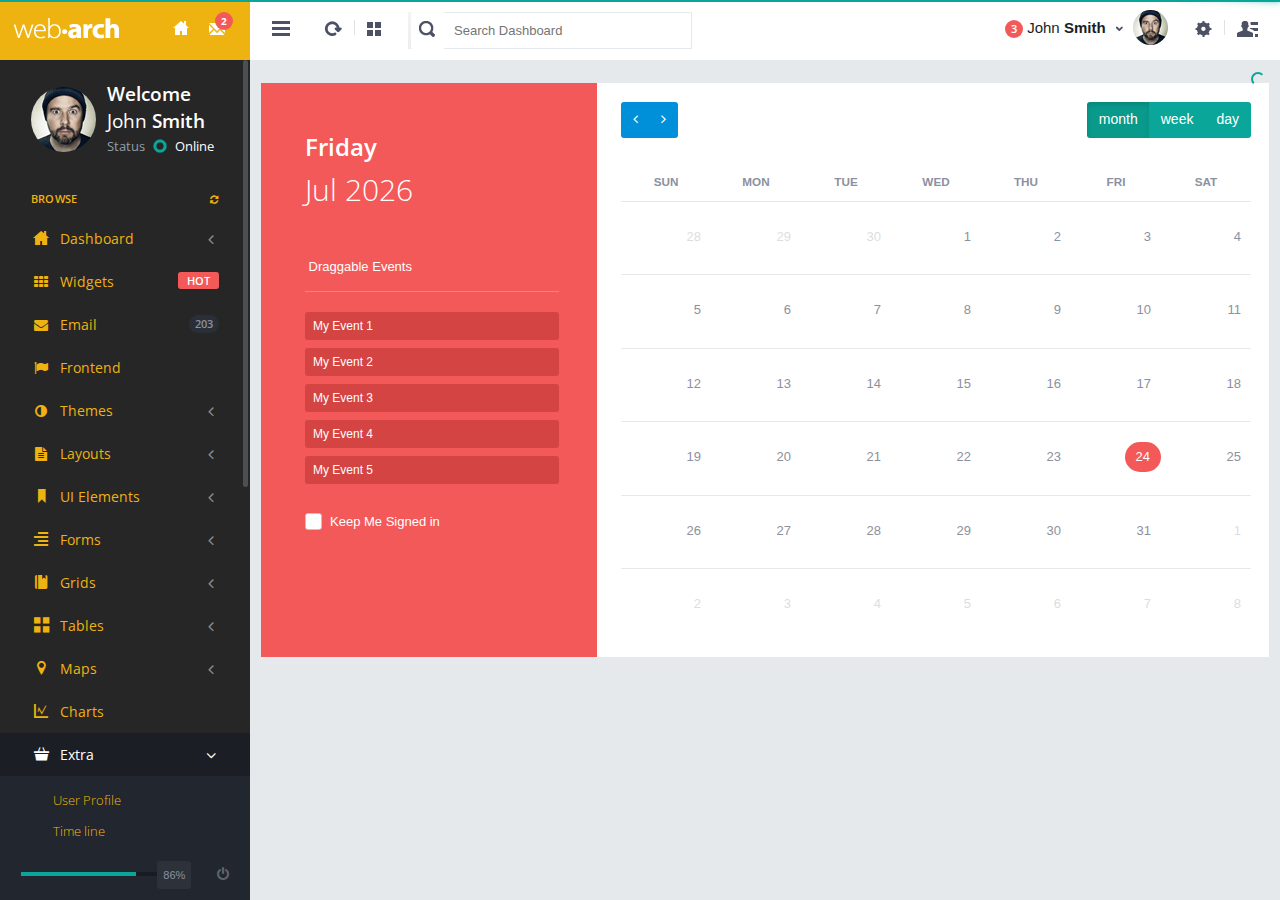
<file: calender.html>
<!DOCTYPE html>
<html>
<head>
<meta http-equiv="content-type" content="text/html;charset=UTF-8" />
<meta charset="utf-8" />
<title>Webarch - Responsive Admin Dashboard</title>
<meta name="viewport" content="width=device-width, initial-scale=1.0, maximum-scale=1.0, user-scalable=no" />
<meta content="" name="description" />
<meta content="" name="author" />
<link href="assets/plugins/pace/pace-theme-flash.css" rel="stylesheet" type="text/css" media="screen"/>
<link href="assets/plugins/fullcalendar/fullcalendar.css" rel="stylesheet" type="text/css" media="screen"/>
<!-- BEGIN CORE CSS FRAMEWORK -->
<link href="assets/plugins/boostrapv3/css/bootstrap.min.css" rel="stylesheet" type="text/css"/>
<link href="assets/plugins/boostrapv3/css/bootstrap-theme.min.css" rel="stylesheet" type="text/css"/>
<link href="assets/plugins/font-awesome/css/font-awesome.css" rel="stylesheet" type="text/css"/>
<link href="assets/css/animate.min.css" rel="stylesheet" type="text/css"/>
<link href="assets/plugins/jquery-scrollbar/jquery.scrollbar.css" rel="stylesheet" type="text/css"/>
<!-- END CORE CSS FRAMEWORK -->

<!-- BEGIN CSS TEMPLATE -->
<link href="assets/css/style.css" rel="stylesheet" type="text/css"/>
<link href="assets/css/responsive.css" rel="stylesheet" type="text/css"/>
<link href="assets/css/custom-icon-set.css" rel="stylesheet" type="text/css"/>
<!-- END CSS TEMPLATE -->
</head>
<!-- END HEAD -->
<!-- BEGIN BODY -->
<body class="">
<!-- BEGIN HEADER -->
<div class="header navbar navbar-inverse ">
    <!-- BEGIN TOP NAVIGATION BAR -->
    <div class="navbar-inner">
        <div class="header-seperation">
            <ul class="nav pull-left notifcation-center" id="main-menu-toggle-wrapper" style="display:none">
                <li class="dropdown"> <a id="main-menu-toggle" href="#main-menu"  class="" > <div class="iconset top-menu-toggle-white"></div> </a> </li>
            </ul>
            <!-- BEGIN LOGO -->
            <a href="index.html"><img src="assets/img/logo.png" class="logo" alt=""  data-src="assets/img/logo.png" data-src-retina="assets/img/logo2x.png" width="106" height="21"/></a>
            <!-- END LOGO -->
            <ul class="nav pull-right notifcation-center">
                <li class="dropdown" id="header_task_bar"> <a href="index.html" class="dropdown-toggle active" data-toggle=""> <div class="iconset top-home"></div> </a> </li>
                <li class="dropdown" id="header_inbox_bar" > <a href="email.html" class="dropdown-toggle" > <div class="iconset top-messages"></div>  <span class="badge" id="msgs-badge">2</span> </a></li>
                <li class="dropdown" id="portrait-chat-toggler" style="display:none"> <a href="#sidr" class="chat-menu-toggle"> <div class="iconset top-chat-white "></div> </a> </li>
            </ul>
        </div>
        <!-- END RESPONSIVE MENU TOGGLER -->
        <div class="header-quick-nav" >
            <!-- BEGIN TOP NAVIGATION MENU -->
            <div class="pull-left">
                <ul class="nav quick-section">
                    <li class="quicklinks"> <a href="#" class="" id="layout-condensed-toggle" >
                        <div class="iconset top-menu-toggle-dark"></div>
                    </a> </li>
                </ul>
                <ul class="nav quick-section">
                    <li class="quicklinks"> <a href="#" class="" >
                        <div class="iconset top-reload"></div>
                    </a> </li>
                    <li class="quicklinks"> <span class="h-seperate"></span></li>
                    <li class="quicklinks"> <a href="#" class="" >
                        <div class="iconset top-tiles"></div>
                    </a> </li>
                    <li class="m-r-10 input-prepend inside search-form no-boarder">
                        <span class="add-on"> <span class="iconset top-search"></span></span>
                        <input name="" type="text"  class="no-boarder " placeholder="Search Dashboard" style="width:250px;">
                    </li>
                </ul>
            </div>
            <!-- END TOP NAVIGATION MENU -->
            <!-- BEGIN CHAT TOGGLER -->
            <div class="pull-right">
                <div class="chat-toggler">
                    <a href="#" class="dropdown-toggle" id="my-task-list" data-placement="bottom"  data-content='' data-toggle="dropdown" data-original-title="Notifications">
                        <div class="user-details">
                            <div class="username">
                                <span class="badge badge-important">3</span>
                                John <span class="bold">Smith</span>
                            </div>
                        </div>
                        <div class="iconset top-down-arrow"></div>
                    </a>
                    <div id="notification-list" style="display:none">
                        <div style="width:300px">
                            <div class="notification-messages info">
                                <div class="user-profile">
                                    <img src="assets/img/profiles/d.jpg"  alt="" data-src="assets/img/profiles/d.jpg" data-src-retina="assets/img/profiles/d2x.jpg" width="35" height="35">
                                </div>
                                <div class="message-wrapper">
                                    <div class="heading">
                                        David Nester - Commented on your wall
                                    </div>
                                    <div class="description">
                                        Meeting postponed to tomorrow
                                    </div>
                                    <div class="date pull-left">
                                        A min ago
                                    </div>
                                </div>
                                <div class="clearfix"></div>
                            </div>
                            <div class="notification-messages danger">
                                <div class="iconholder">
                                    <i class="icon-warning-sign"></i>
                                </div>
                                <div class="message-wrapper">
                                    <div class="heading">
                                        Server load limited
                                    </div>
                                    <div class="description">
                                        Database server has reached its daily capicity
                                    </div>
                                    <div class="date pull-left">
                                        2 mins ago
                                    </div>
                                </div>
                                <div class="clearfix"></div>
                            </div>
                            <div class="notification-messages success">
                                <div class="user-profile">
                                    <img src="assets/img/profiles/h.jpg"  alt="" data-src="assets/img/profiles/h.jpg" data-src-retina="assets/img/profiles/h2x.jpg" width="35" height="35">
                                </div>
                                <div class="message-wrapper">
                                    <div class="heading">
                                        You haveve got 150 messages
                                    </div>
                                    <div class="description">
                                        150 newly unread messages in your inbox
                                    </div>
                                    <div class="date pull-left">
                                        An hour ago
                                    </div>
                                </div>
                                <div class="clearfix"></div>
                            </div>
                        </div>
                    </div>
                    <div class="profile-pic">
                        <img src="assets/img/profiles/avatar_small.jpg"  alt="" data-src="assets/img/profiles/avatar_small.jpg" data-src-retina="assets/img/profiles/avatar_small2x.jpg" width="35" height="35" />
                    </div>
                </div>
                <ul class="nav quick-section ">
                    <li class="quicklinks">
                        <a data-toggle="dropdown" class="dropdown-toggle  pull-right " href="#" id="user-options">
                            <div class="iconset top-settings-dark "></div>
                        </a>
                        <ul class="dropdown-menu  pull-right" role="menu" aria-labelledby="user-options">
                            <li><a href="user-profile.html"> My Account</a>
                            </li>
                            <li><a href="calender.html">My Calendar</a>
                            </li>
                            <li><a href="email.html"> My Inbox&nbsp;&nbsp;<span class="badge badge-important animated bounceIn">2</span></a>
                            </li>
                            <li class="divider"></li>
                            <li><a href="login.html"><i class="fa fa-power-off"></i>&nbsp;&nbsp;Log Out</a></li>
                        </ul>
                    </li>
                    <li class="quicklinks"> <span class="h-seperate"></span></li>
                    <li class="quicklinks">
                        <a id="chat-menu-toggle" href="#sidr" class="chat-menu-toggle" ><div class="iconset top-chat-dark "><span class="badge badge-important hide" id="chat-message-count">1</span></div>
                        </a>
                        <div class="simple-chat-popup chat-menu-toggle hide" >
                            <div class="simple-chat-popup-arrow"></div><div class="simple-chat-popup-inner">
                            <div style="width:100px">
                                <div class="semi-bold">David Nester</div>
                                <div class="message">Hey you there </div>
                            </div>
                        </div>
                        </div>
                    </li>
                </ul>
            </div>
            <!-- END CHAT TOGGLER -->
        </div>
        <!-- END TOP NAVIGATION MENU -->

    </div>
    <!-- END TOP NAVIGATION BAR -->
</div>
<!-- END HEADER -->
<!-- BEGIN CONTAINER -->
<div class="page-container row-fluid">
   <!-- BEGIN SIDEBAR -->
  <div class="page-sidebar" id="main-menu">
    <!-- BEGIN MINI-PROFILE -->
    <div class="page-sidebar-wrapper scrollbar-dynamic" id="main-menu-wrapper">
      <div class="user-info-wrapper">
        <div class="profile-wrapper"> <img src="assets/img/profiles/avatar.jpg"  alt="" data-src="assets/img/profiles/avatar.jpg" data-src-retina="assets/img/profiles/avatar2x.jpg" width="69" height="69" /> </div>
        <div class="user-info">
          <div class="greeting">Welcome</div>
          <div class="username">John <span class="semi-bold">Smith</span></div>
          <div class="status">Status<a href="#">
            <div class="status-icon green"></div>
            Online</a></div>
        </div>
      </div>
      <!-- END MINI-PROFILE -->
      <!-- BEGIN SIDEBAR MENU -->
      <p class="menu-title">BROWSE <span class="pull-right"><a href="javascript:;"><i class="fa fa-refresh"></i></a></span></p>
      <ul>
        <li class="start"> <a href="index.html"> <i class="icon-custom-home"></i> <span class="title">Dashboard</span> <span class="selected"></span> <span class="arrow"></span> </a> 
		   <ul class="sub-menu">
            <li > <a href="dashboard_v1.html"> Dashboard v1 </a> </li>
            <li class="active"> <a href="index.html "> Dashboard v2 <span class=" label label-info pull-right m-r-30">NEW</span></a></li>
          </ul>
		</li>
        <li class=""> <a href="widgets.html"> <i class="fa fa-th"></i> <span class="title">Widgets</span> <span class="label label-important pull-right ">HOT</span></a> </li>
        <li class=""> <a href="email.html"> <i class="fa fa-envelope"></i> <span class="title">Email</span> <span class=" badge badge-disable pull-right ">203</span></a> </li>
        <li class=""> <a href="../../frontend/index.html"> <i class="fa fa-flag"></i>  <span class="title">Frontend</span></a></li>
        <li class=""> <a href="javascript:;"> <i class="fa fa fa-adjust"></i> <span class="title">Themes</span> <span class="arrow "></span> </a>
        <ul class="sub-menu">
              <li > <a href="theme_coporate.html">Coporate </a> </li>
              <li > <a href="theme_simple.html">Simple</a> </li>
              <li > <a href="theme_elegant.html">Elegant</a> </li>
            </ul>
        </li>    
        <li class=""> <a href="javascript:;"> <i class="fa fa-file-text"></i> <span class="title">Layouts</span> <span class="arrow "></span> </a>
            <ul class="sub-menu">
              <li > <a href="layout_options.html"> Layout Options </a> </li>
              <li > <a href="boxed_layout.html">Boxed Layout </a> </li>
              <li > <a href="boxed_layout_v2.html">Inner Boxed Layout </a> </li>
              <li > <a href="extended_layout.html">Extended Layout</a> </li>
              <li > <a href="RTL.html">RTL Layout</a> </li>
              <li > <a href="horizontal_menu.html">Horizontal Menu</a> </li>
              <li > <a href="horizontal_menu_boxed.html">Horizontal Menu & Boxed</a> </li>            
            </ul>
        </li>            
        <li class=""> <a href="javascript:;"> <i class="icon-custom-ui"></i> <span class="title">UI Elements</span> <span class="arrow "></span> </a>
          <ul class="sub-menu">
            <li > <a href="typography.html"> Typography </a> </li>
            <li > <a href="messages_notifications.html"> Messages & Notifications </a> </li>
            <li > <a href="notifications.html"> Notifications </a> </li>
            <li > <a href="icons.html">Icons</a> </li>
            <li > <a href="buttons.html">Buttons</a> </li>
            <li > <a href="tabs_accordian.html"> Tabs & Accordions </a> </li>
            <li > <a href="sliders.html">Sliders</a> </li>
            <li > <a href="group_list.html">Group list </a> </li>
          </ul>
        </li>
        <li class=""> <a href="javascript:;"> <i class="icon-custom-form"></i> <span class="title">Forms</span> <span class="arrow"></span> </a>
          <ul class="sub-menu">
            <li > <a href="form_elements.html">Form Elements </a> </li>
            <li > <a href="form_validations.html">Form Validations</a> </li>
          </ul>
        </li>
        <li class=""> <a href="javascript:;"> <i class="icon-custom-portlets"></i> <span class="title">Grids</span> <span class="arrow"></span> </a>
          <ul class="sub-menu">
            <li > <a href="grids_simple.html">Simple Grids</a> </li>
            <li > <a href="grids_draggable.html">Draggable Grids </a> </li>
          </ul>
        </li>
        <li class=""> <a href="javascript:;"> <i class="icon-custom-thumb"></i> <span class="title">Tables</span> <span class="arrow"></span> </a>
          <ul class="sub-menu">
            <li > <a href="tables.html"> Basic Tables </a> </li>
            <li > <a href="datatables.html"> Data Tables </a> </li>
          </ul>
        </li>
        <li > <a href="javascript:;"> <i class="icon-custom-map"></i> <span class="title">Maps</span> <span class="arrow "></span> </a>
          <ul class="sub-menu">
            <li > <a href="google_map.html"> Google Maps </a> </li>
            <li > <a href="vector_map.html"> Vector Maps </a> </li>
          </ul>
        </li>
        <li class=""> <a href="charts.html"> <i class="icon-custom-chart"></i> <span class="title">Charts</span> </a> </li>
        <li class="active open"> <a href="javascript:;"> <i class="icon-custom-extra"></i> <span class="title">Extra</span> <span class="arrow open"></span> </a>
          <ul class="sub-menu">
            <li > <a href="user-profile.html"> User Profile </a> </li>
            <li > <a href="time_line.html"> Time line </a> </li>
            <li > <a href="support_ticket.html"> Support Ticket </a> </li>
            <li > <a href="gallery.html"> Gallery</a> </li>
            <li class="active"><a href="calender.html"> Calendar</a> </li>
            <li > <a href="search_results.html"> Search Results </a> </li>
            <li > <a href="invoice.html"> Invoice </a> </li>
            <li > <a href="404.html"> 404 Page </a> </li>
            <li > <a href="500.html"> 500 Page </a> </li>
            <li > <a href="blank_template.html"> Blank Page </a> </li>
            <li > <a href="login.html"> Login </a> </li>
            <li > <a href="login_v2.html">Login v2</a> </li>
            <li > <a href="lockscreen.html"> Lockscreen </a> </li>
          </ul>
        </li>
        <li class=""> <a href="javascript:;"> <i class="fa fa-folder-open"></i> <span class="title">Menu Levels</span> <span class="arrow "></span> </a>
          <ul class="sub-menu">
            <li > <a href="javascript:;"> Level 1 </a> </li>
            <li > <a href="javascript:;"> <span class="title">Level 2</span> <span class="arrow "></span> </a>
              <ul class="sub-menu">
                <li > <a href="javascript:;"> Sub Menu </a> </li>
                <li > <a href="javascript:;"> Sub Menu </a> </li>
              </ul>
            </li>
          </ul>
        </li>
        <li class="hidden-lg hidden-md hidden-xs" id="more-widgets" > <a href="javascript:;"> <i class="fa fa-plus"></i></a>
          <ul class="sub-menu">
            <li class="side-bar-widgets">
              <p class="menu-title">FOLDER <span class="pull-right"><a href="#" class="create-folder"><i class="icon-plus"></i></a></span></p>
              <ul class="folders" >
                <li><a href="#">
                  <div class="status-icon green"></div>
                  My quick tasks </a> </li>
                <li><a href="#">
                  <div class="status-icon red"></div>
                  To do list </a> </li>
                <li><a href="#">
                  <div class="status-icon blue"></div>
                  Projects </a> </li>
                <li class="folder-input" style="display:none">
                  <input type="text" placeholder="Name of folder" class="no-boarder folder-name" name="" id="folder-name">
                </li>
              </ul>
              <p class="menu-title">PROJECTS </p>
              <div class="status-widget">
                <div class="status-widget-wrapper">
                  <div class="title">Freelancer<a href="#" class="remove-widget"><i class="icon-custom-cross"></i></a></div>
                  <p>Redesign home page</p>
                </div>
              </div>
              <div class="status-widget">
                <div class="status-widget-wrapper">
                  <div class="title">envato<a href="#" class="remove-widget"><i class="icon-custom-cross"></i></a></div>
                  <p>Statistical report</p>
                </div>
              </div>
            </li>
          </ul>
        </li>
      </ul>
      <div class="side-bar-widgets">
        <p class="menu-title">FOLDER <span class="pull-right"><a href="#" class="create-folder"> <i class="fa fa-plus"></i></a></span></p>
        <ul class="folders" >
          <li><a href="#">
            <div class="status-icon green"></div>
            My quick tasks </a> </li>
          <li><a href="#">
            <div class="status-icon red"></div>
            To do list </a> </li>
          <li><a href="#">
            <div class="status-icon blue"></div>
            Projects </a> </li>
          <li class="folder-input" style="display:none">
            <input type="text" placeholder="Name of folder" class="no-boarder folder-name" name="" >
          </li>
        </ul>
        <p class="menu-title">PROJECTS </p>
        <div class="status-widget">
          <div class="status-widget-wrapper">
            <div class="title">Freelancer<a href="#" class="remove-widget"><i class="icon-custom-cross"></i></a></div>
            <p>Redesign home page</p>
          </div>
        </div>
        <div class="status-widget">
          <div class="status-widget-wrapper">
            <div class="title">envato<a href="#" class="remove-widget"><i class="icon-custom-cross"></i></a></div>
            <p>Statistical report</p>
          </div>
        </div>
      </div>
      <div class="clearfix"></div>
      <!-- END SIDEBAR MENU -->
    </div>
  </div>
  <a href="#" class="scrollup">Scroll</a>
   <div class="footer-widget">		
	<div class="progress transparent progress-small no-radius no-margin">
		<div data-percentage="79%" class="progress-bar progress-bar-success animate-progress-bar" ></div>		
	</div>
	<div class="pull-right">
		<div class="details-status">
		<span data-animation-duration="560" data-value="86" class="animate-number"></span>%
	</div>	
	<a href="lockscreen.html"><i class="fa fa-power-off"></i></a></div>
  </div>
  <!-- END SIDEBAR --> 
  <!-- BEGIN PAGE CONTAINER-->
  <div class="page-content">
    <!-- BEGIN SAMPLE PORTLET CONFIGURATION MODAL FORM-->
    <div id="portlet-config" class="modal hide">
      <div class="modal-header">
        <button data-dismiss="modal" class="close" type="button"></button>
        <h3>Widget Settings</h3>
      </div>
      <div class="modal-body"> Widget settings form goes here </div>
    </div>
    <div class="clearfix"></div>
    <div class="content">
      <div class="row" style="max-height:600px;">
        <div class="tiles row tiles-container red no-padding">
          <div class="col-md-4 tiles red no-padding">
            <div class="tiles-body">
              <div class="calender-options-wrapper">
                <h3 class="text-white semi-bold" id="calender-current-day"></h3>
                <h2 class="text-white" id="calender-current-date"></h2>
                <div id='external-events' class="hide-inphone events-wrapper">
                  <div class="events-heading">&nbsp;Draggable Events</div>
                  <div class='external-event'>My Event 1</div>
                  <div class='external-event'>My Event 2</div>
                  <div class='external-event'>My Event 3</div>
                  <div class='external-event'>My Event 4</div>
                  <div class='external-event'>My Event 5</div>
				  
                  <div class="checkbox check-default p-t-20">
                    <input type="checkbox" value="1" id='drop-remove'>
                    <label for="drop-remove">Keep Me Signed in</label>
                  </div>
                 
                </div>
              </div>
            </div>
          </div>
          <div class="col-md-8 tiles white no-padding">
            <div class="tiles-body">
              <div class="full-calender-header">
                <div class="pull-left">
                  <div class="btn-group ">
                    <button class="btn btn-success" id="calender-prev"><i class="fa fa-angle-left"></i></button>
                    <button class="btn btn-success" id="calender-next"><i class="fa fa-angle-right"></i></button>
                  </div>
                </div>
                <div class="pull-right">
                  <div data-toggle="buttons-radio" class="btn-group">
                    <button class="btn btn-primary active" type="button" id="change-view-month">month</button>
                    <button class="btn btn-primary " type="button" id="change-view-week">week</button>
                    <button class="btn btn-primary" type="button" id="change-view-day">day</button>
                  </div>
                </div>
                <div class="clearfix"></div>
              </div>
              <div id='calendar'></div>
            </div>
          </div>
        </div>
      </div>
      <br>
    </div>
  </div>
<!-- BEGIN CHAT --> 
<div class="chat-window-wrapper">
	<div id="main-chat-wrapper" class="inner-content">
        <div class="chat-window-wrapper scroller scrollbar-dynamic" id="chat-users" >
            <div class="chat-header">	
            <div class="pull-left">
                <input type="text" placeholder="search">
            </div>		
                <div class="pull-right">
                    <a href="#" class="" ><div class="iconset top-settings-dark "></div> </a>
                </div>			
            </div>	
            <div class="side-widget">
               <div class="side-widget-title">group chats</div>
                <div class="side-widget-content">
                 <div id="groups-list">
                    <ul class="groups" >
                        <li><a href="#"><div class="status-icon green"></div>Office work</a></li>
                        <li><a href="#"><div class="status-icon green"></div>Personal vibes</a></li>
                    </ul>
                </div>
                </div>
            </div>
            <div class="side-widget fadeIn">
               <div class="side-widget-title">favourites</div>
               <div id="favourites-list">
                <div class="side-widget-content" >
                    <div class="user-details-wrapper active" data-chat-status="online" data-chat-user-pic="assets/img/profiles/d.jpg" data-chat-user-pic-retina="assets/img/profiles/d2x.jpg" data-user-name="Jane Smith">
                        <div class="user-profile">
                            <img src="assets/img/profiles/d.jpg"  alt="" data-src="assets/img/profiles/d.jpg" data-src-retina="assets/img/profiles/d2x.jpg" width="35" height="35">
                        </div>
                        <div class="user-details">
                            <div class="user-name">
                            Jane Smith
                            </div>
                            <div class="user-more">
                            Hello you there?
                            </div>
                        </div>
                        <div class="user-details-status-wrapper">
                            <span class="badge badge-important">3</span>
                        </div>
                        <div class="user-details-count-wrapper">
                            <div class="status-icon green"></div>
                        </div>
                        <div class="clearfix"></div>
                    </div>	
                    <div class="user-details-wrapper" data-chat-status="busy" data-chat-user-pic="assets/img/profiles/d.jpg" data-chat-user-pic-retina="assets/img/profiles/d2x.jpg" data-user-name="David Nester">
                        <div class="user-profile">
                            <img src="assets/img/profiles/c.jpg"  alt="" data-src="assets/img/profiles/c.jpg" data-src-retina="assets/img/profiles/c2x.jpg" width="35" height="35">
                        </div>
                        <div class="user-details">
                            <div class="user-name">
                            David Nester
                            </div>
                            <div class="user-more">
                            Busy, Do not disturb
                            </div>
                        </div>
                        <div class="user-details-status-wrapper">
                            <div class="clearfix"></div>
                        </div>
                        <div class="user-details-count-wrapper">
                            <div class="status-icon red"></div>
                        </div>
                        <div class="clearfix"></div>
                    </div>					
                </div>
                </div>
            </div>
            <div class="side-widget">
               <div class="side-widget-title">more friends</div>
                 <div class="side-widget-content" id="friends-list">
                    <div class="user-details-wrapper" data-chat-status="online" data-chat-user-pic="assets/img/profiles/d.jpg" data-chat-user-pic-retina="assets/img/profiles/d2x.jpg" data-user-name="Jane Smith">
                        <div class="user-profile">
                            <img src="assets/img/profiles/d.jpg"  alt="" data-src="assets/img/profiles/d.jpg" data-src-retina="assets/img/profiles/d2x.jpg" width="35" height="35">
                        </div>
                        <div class="user-details">
                            <div class="user-name">
                            Jane Smith
                            </div>
                            <div class="user-more">
                            Hello you there?
                            </div>
                        </div>
                        <div class="user-details-status-wrapper">

                        </div>
                        <div class="user-details-count-wrapper">
                            <div class="status-icon green"></div>
                        </div>
                        <div class="clearfix"></div>
                    </div>	
                    <div class="user-details-wrapper" data-chat-status="busy" data-chat-user-pic="assets/img/profiles/d.jpg" data-chat-user-pic-retina="assets/img/profiles/d2x.jpg" data-user-name="David Nester">
                        <div class="user-profile">
                            <img src="assets/img/profiles/h.jpg"  alt="" data-src="assets/img/profiles/h.jpg" data-src-retina="assets/img/profiles/h2x.jpg" width="35" height="35">
                        </div>
                        <div class="user-details">
                            <div class="user-name">
                            David Nester
                            </div>
                            <div class="user-more">
                            Busy, Do not disturb
                            </div>
                        </div>
                        <div class="user-details-status-wrapper">
                            <div class="clearfix"></div>
                        </div>
                        <div class="user-details-count-wrapper">
                            <div class="status-icon red"></div>
                        </div>
                        <div class="clearfix"></div>
                    </div>		
                    <div class="user-details-wrapper" data-chat-status="online" data-chat-user-pic="assets/img/profiles/d.jpg" data-chat-user-pic-retina="assets/img/profiles/d2x.jpg" data-user-name="Jane Smith">
                        <div class="user-profile">
                            <img src="assets/img/profiles/c.jpg"  alt="" data-src="assets/img/profiles/c.jpg" data-src-retina="assets/img/profiles/c2x.jpg" width="35" height="35">
                        </div>
                        <div class="user-details">
                            <div class="user-name">
                            Jane Smith
                            </div>
                            <div class="user-more">
                            Hello you there?
                            </div>
                        </div>
                        <div class="user-details-status-wrapper">

                        </div>
                        <div class="user-details-count-wrapper">
                            <div class="status-icon green"></div>
                        </div>
                        <div class="clearfix"></div>
                    </div>	
                    <div class="user-details-wrapper" data-chat-status="busy" data-chat-user-pic="assets/img/profiles/d.jpg" data-chat-user-pic-retina="assets/img/profiles/d2x.jpg" data-user-name="David Nester">
                        <div class="user-profile">
                            <img src="assets/img/profiles/h.jpg"  alt="" data-src="assets/img/profiles/h.jpg" data-src-retina="assets/img/profiles/h2x.jpg" width="35" height="35">
                        </div>
                        <div class="user-details">
                            <div class="user-name">
                            David Nester
                            </div>
                            <div class="user-more">
                            Busy, Do not disturb
                            </div>
                        </div>
                        <div class="user-details-status-wrapper">
                            <div class="clearfix"></div>
                        </div>
                        <div class="user-details-count-wrapper">
                            <div class="status-icon red"></div>
                        </div>
                        <div class="clearfix"></div>
                    </div>				
                </div>		
            </div>
        </div>

        <div class="chat-window-wrapper" id="messages-wrapper" style="display:none">
        <div class="chat-header">	
            <div class="pull-left">
                <input type="text" placeholder="search">
            </div>		
                <div class="pull-right">
                    <a href="#" class="" ><div class="iconset top-settings-dark "></div> </a>
                </div>					
            </div>
        <div class="clearfix"></div>	
        <div class="chat-messages-header">
        <div class="status online"></div><span class="semi-bold">Jane Smith(Typing..)</span>
        <a href="#" class="chat-back"><i class="icon-custom-cross"></i></a>
        </div>
        <div class="chat-messages scrollbar-dynamic clearfix">
            <div class="inner-scroll-content clearfix">
            <div class="sent_time">Yesterday 11:25pm</div>
            <div class="user-details-wrapper " >
                <div class="user-profile">
                    <img src="assets/img/profiles/d.jpg"  alt="" data-src="assets/img/profiles/d.jpg" data-src-retina="assets/img/profiles/d2x.jpg" width="35" height="35">
                </div>
                <div class="user-details">
                  <div class="bubble">	
                        Hello, You there?
                   </div>
                </div>					
                <div class="clearfix"></div>
               <div class="sent_time off">Yesterday 11:25pm</div>
            </div>		
            <div class="user-details-wrapper ">
                <div class="user-profile">
                    <img src="assets/img/profiles/d.jpg"  alt="" data-src="assets/img/profiles/d.jpg" data-src-retina="assets/img/profiles/d2x.jpg" width="35" height="35">
                </div>
                <div class="user-details">
                  <div class="bubble">	
                        How was the meeting?
                   </div>
                </div>					
                <div class="clearfix"></div>
                <div class="sent_time off">Yesterday 11:25pm</div>
            </div>
            <div class="user-details-wrapper ">
                <div class="user-profile">
                    <img src="assets/img/profiles/d.jpg"  alt="" data-src="assets/img/profiles/d.jpg" data-src-retina="assets/img/profiles/d2x.jpg" width="35" height="35">
                </div>
                <div class="user-details">
                  <div class="bubble">	
                        Let me know when you free
                   </div>
                </div>					
                <div class="clearfix"></div>
                <div class="sent_time off">Yesterday 11:25pm</div>
            </div>
            <div class="sent_time ">Today 11:25pm</div>
            <div class="user-details-wrapper pull-right">
                <div class="user-details">
                  <div class="bubble sender">	
                        Let me know when you free
                   </div>
                </div>					
                <div class="clearfix"></div>
                <div class="sent_time off">Sent On Tue, 2:45pm</div>
            </div>		
        </div>
        </div>
        <div class="chat-input-wrapper" style="display:none">
            <textarea id="chat-message-input" rows="1" placeholder="Type your message"></textarea>
        </div>
        <div class="clearfix"></div>
        </div>
    </div>
</div>
<!-- END CHAT -->
</div>
<!-- END CONTAINER -->

<!-- BEGIN CORE JS FRAMEWORK-->
<script src="assets/plugins/jquery-1.8.3.min.js" type="text/javascript"></script>
<script src="assets/plugins/jquery-ui/jquery-ui-1.10.1.custom.min.js" type="text/javascript"></script>
<script src="assets/plugins/bootstrap/js/bootstrap.min.js" type="text/javascript"></script>
<script src="assets/plugins/breakpoints.js" type="text/javascript"></script>
<script src="assets/plugins/jquery-unveil/jquery.unveil.min.js" type="text/javascript"></script>
<script src="assets/plugins/jquery-block-ui/jqueryblockui.js" type="text/javascript"></script> 
<!-- END CORE JS FRAMEWORK -->
<!-- BEGIN PAGE LEVEL JS -->
<script src="assets/plugins/pace/pace.min.js" type="text/javascript"></script>
<script src="assets/plugins/jquery-scrollbar/jquery.scrollbar.min.js" type="text/javascript"></script>
<script src="assets/plugins/jquery-numberAnimate/jquery.animateNumbers.js" type="text/javascript"></script>
<script src="assets/plugins/jquery-ui-touch/jquery.ui.touch-punch.min.js" type="text/javascript"></script>
<script src="assets/plugins/fullcalendar/fullcalendar.min.js"></script>
<!-- END PAGE LEVEL PLUGINS -->
<!-- PAGE JS -->
<script src="assets/js/calender.js" type="text/javascript"></script>
<!-- BEGIN CORE TEMPLATE JS -->
<script src="assets/js/core.js" type="text/javascript"></script>
<script src="assets/js/chat.js" type="text/javascript"></script> 
<script src="assets/js/demo.js" type="text/javascript"></script>
<!-- END CORE TEMPLATE JS -->
</body>
</html>
</file>
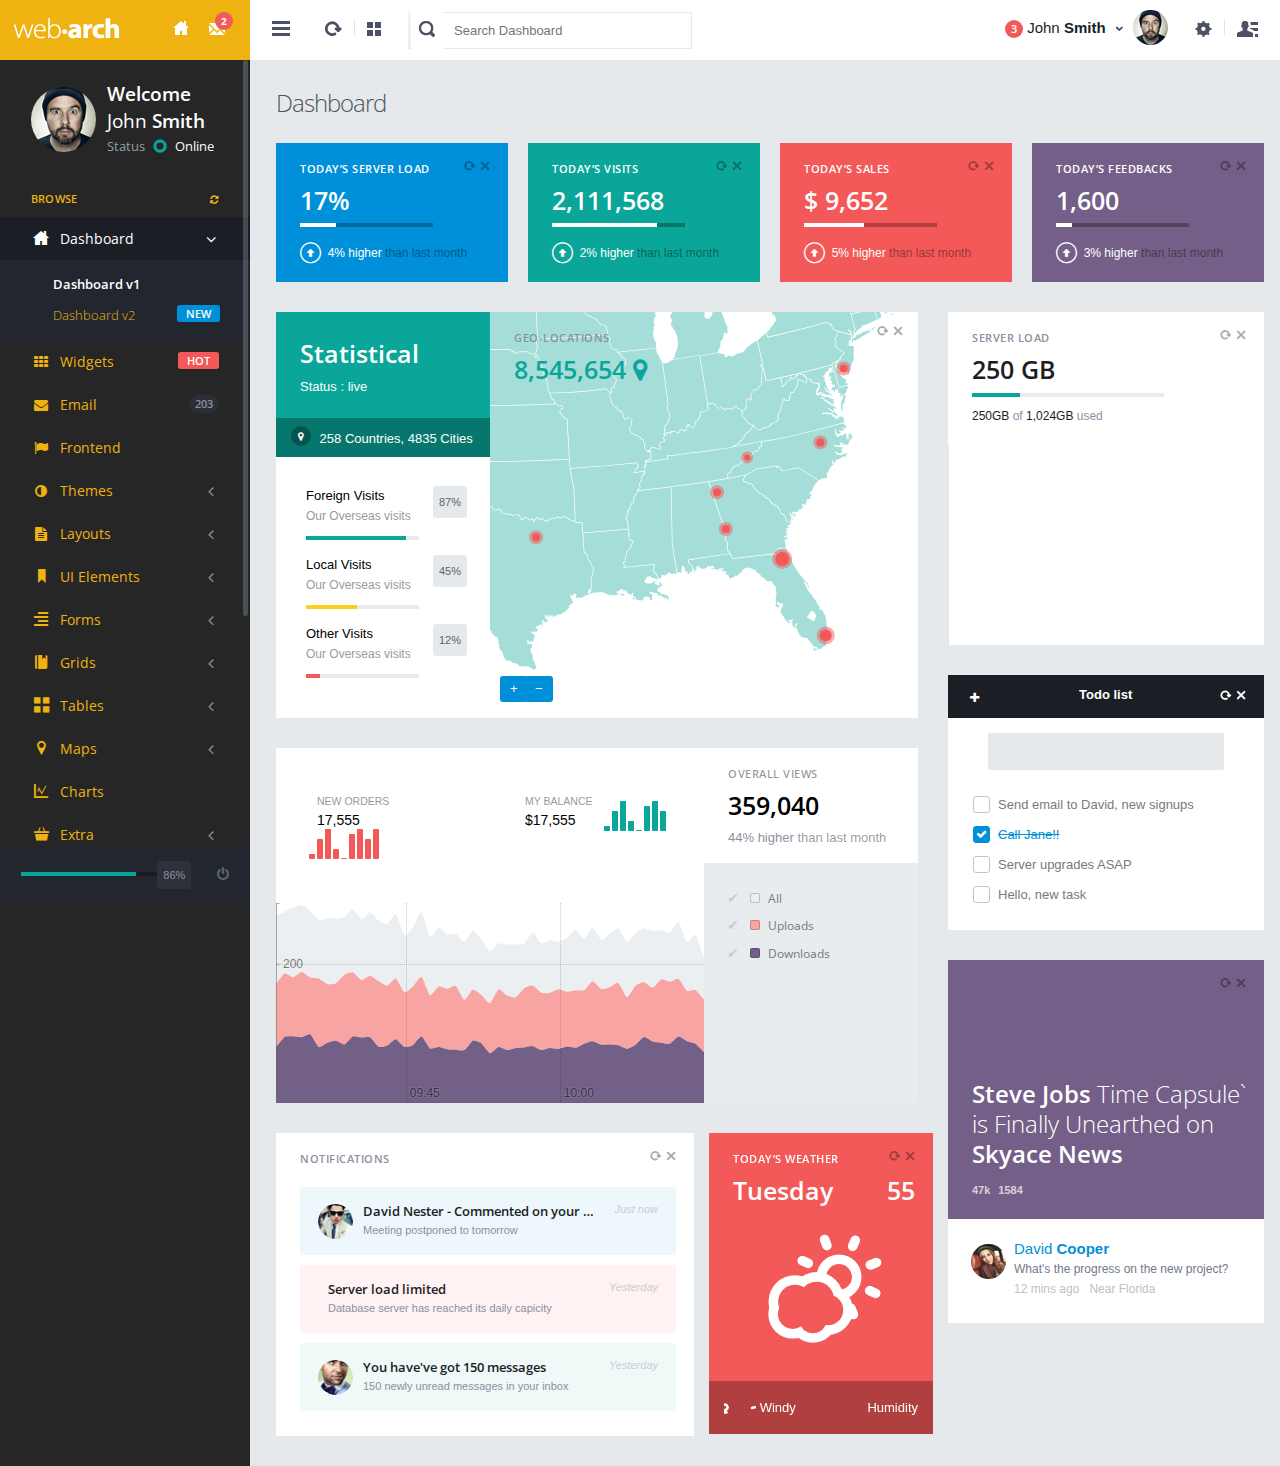
<file: dashboard_v1.html>
<!DOCTYPE html>
<html>
<head>
<meta http-equiv="content-type" content="text/html;charset=UTF-8" />
<meta charset="utf-8" />
<title>Webarch - Responsive Admin Dashboard</title>
<meta name="viewport" content="width=device-width, initial-scale=1.0, maximum-scale=1.0, user-scalable=no" />
<meta content="" name="description" />
<meta content="" name="author" />
<!-- BEGIN PLUGIN CSS -->
<link href="assets/plugins/pace/pace-theme-flash.css" rel="stylesheet" type="text/css" media="screen"/>
<link href="assets/plugins/gritter/css/jquery.gritter.css" rel="stylesheet" type="text/css"/>
<link href="assets/plugins/bootstrap-datepicker/css/datepicker.css" rel="stylesheet" type="text/css" />
<link rel="stylesheet" href="assets/plugins/jquery-ricksaw-chart/css/rickshaw.css" type="text/css" media="screen" >
<link rel="stylesheet" href="assets/plugins/jquery-morris-chart/css/morris.css" type="text/css" media="screen">
<link href="assets/plugins/bootstrap-select2/select2.css" rel="stylesheet" type="text/css" media="screen"/>
<link href="assets/plugins/jquery-jvectormap/css/jquery-jvectormap-1.2.2.css" rel="stylesheet" type="text/css" media="screen"/>
<!-- END PLUGIN CSS -->
<!-- BEGIN CORE CSS FRAMEWsORK -->
<link href="assets/plugins/boostrapv3/css/bootstrap.min.css" rel="stylesheet" type="text/css"/>
<link href="assets/plugins/boostrapv3/css/bootstrap-theme.min.css" rel="stylesheet" type="text/css"/>
<link href="assets/plugins/font-awesome/css/font-awesome.css" rel="stylesheet" type="text/css"/>
<link href="assets/css/animate.min.css" rel="stylesheet" type="text/css"/>
<link href="assets/plugins/jquery-scrollbar/jquery.scrollbar.css" rel="stylesheet" type="text/css"/>
<!-- END CORE CSS FRAMEWORK -->

<!-- BEGIN CSS TEMPLATE -->
<link href="assets/css/style.css" rel="stylesheet" type="text/css"/>
<link href="assets/css/responsive.css" rel="stylesheet" type="text/css"/>
<link href="assets/css/custom-icon-set.css" rel="stylesheet" type="text/css"/>
<!-- END CSS TEMPLATE -->
</head>
<!-- END HEAD -->
<!-- BEGIN BODY -->
<body class="">
<!-- BEGIN HEADER -->
<div class="header navbar navbar-inverse ">
  <!-- BEGIN TOP NAVIGATION BAR -->
  <div class="navbar-inner">
    <div class="header-seperation">
      <ul class="nav pull-left notifcation-center" id="main-menu-toggle-wrapper" style="display:none">
        <li class="dropdown"> <a id="main-menu-toggle" href="#main-menu"  class="" >
          <div class="iconset top-menu-toggle-white"></div>
          </a> </li>
      </ul>
      <!-- BEGIN LOGO -->
      <a href="index.html"><img src="assets/img/logo.png" class="logo" alt=""  data-src="assets/img/logo.png" data-src-retina="assets/img/logo2x.png" width="106" height="21"/></a>
      <!-- END LOGO -->
      <ul class="nav pull-right notifcation-center">
        <li class="dropdown" id="header_task_bar"> <a href="index.html" class="dropdown-toggle active" data-toggle="">
          <div class="iconset top-home"></div>
          </a> </li>
        <li class="dropdown" id="header_inbox_bar" > <a href="email.html" class="dropdown-toggle" >
          <div class="iconset top-messages"></div>
          <span class="badge" id="msgs-badge">2</span> </a></li>
        <li class="dropdown" id="portrait-chat-toggler" style="display:none"> <a href="#sidr" class="chat-menu-toggle">
          <div class="iconset top-chat-white "></div>
          </a> </li>
      </ul>
    </div>
    <!-- END RESPONSIVE MENU TOGGLER -->
    <div class="header-quick-nav" >
      <!-- BEGIN TOP NAVIGATION MENU -->
      <div class="pull-left">
        <ul class="nav quick-section">
          <li class="quicklinks"> <a href="#" class="" id="layout-condensed-toggle" >
            <div class="iconset top-menu-toggle-dark"></div>
            </a> </li>
        </ul>
        <ul class="nav quick-section">
          <li class="quicklinks"> <a href="#" class="" >
            <div class="iconset top-reload"></div>
            </a> </li>
          <li class="quicklinks"> <span class="h-seperate"></span></li>
          <li class="quicklinks"> <a href="#" class="" >
            <div class="iconset top-tiles"></div>
            </a> </li>
          <li class="m-r-10 input-prepend inside search-form no-boarder"> <span class="add-on"> <span class="iconset top-search"></span></span>
            <input name="" type="text"  class="no-boarder " placeholder="Search Dashboard" style="width:250px;">
          </li>
        </ul>
      </div>
      <!-- END TOP NAVIGATION MENU -->
      <!-- BEGIN CHAT TOGGLER -->
      <div class="pull-right">
        <div class="chat-toggler"> <a href="#" class="dropdown-toggle" id="my-task-list" data-placement="bottom"  data-content='' data-toggle="dropdown" data-original-title="Notifications">
          <div class="user-details">
            <div class="username"> <span class="badge badge-important">3</span> John <span class="bold">Smith</span> </div>
          </div>
          <div class="iconset top-down-arrow"></div>
          </a>
          <div id="notification-list" style="display:none">
            <div style="width:300px">
              <div class="notification-messages info">
                <div class="user-profile"> <img src="assets/img/profiles/d.jpg"  alt="" data-src="assets/img/profiles/d.jpg" data-src-retina="assets/img/profiles/d2x.jpg" width="35" height="35"> </div>
                <div class="message-wrapper">
                  <div class="heading"> David Nester - Commented on your wall </div>
                  <div class="description"> Meeting postponed to tomorrow </div>
                  <div class="date pull-left"> A min ago </div>
                </div>
                <div class="clearfix"></div>
              </div>
              <div class="notification-messages danger">
                <div class="iconholder"> <i class="icon-warning-sign"></i> </div>
                <div class="message-wrapper">
                  <div class="heading"> Server load limited </div>
                  <div class="description"> Database server has reached its daily capicity </div>
                  <div class="date pull-left"> 2 mins ago </div>
                </div>
                <div class="clearfix"></div>
              </div>
              <div class="notification-messages success">
                <div class="user-profile"> <img src="assets/img/profiles/h.jpg"  alt="" data-src="assets/img/profiles/h.jpg" data-src-retina="assets/img/profiles/h2x.jpg" width="35" height="35"> </div>
                <div class="message-wrapper">
                  <div class="heading"> You haveve got 150 messages </div>
                  <div class="description"> 150 newly unread messages in your inbox </div>
                  <div class="date pull-left"> An hour ago </div>
                </div>
                <div class="clearfix"></div>
              </div>
            </div>
          </div>
          <div class="profile-pic"> <img src="assets/img/profiles/avatar_small.jpg"  alt="" data-src="assets/img/profiles/avatar_small.jpg" data-src-retina="assets/img/profiles/avatar_small2x.jpg" width="35" height="35" /> </div>
        </div>
        <ul class="nav quick-section ">
          <li class="quicklinks"> <a data-toggle="dropdown" class="dropdown-toggle  pull-right " href="#" id="user-options">
            <div class="iconset top-settings-dark "></div>
            </a>
            <ul class="dropdown-menu  pull-right" role="menu" aria-labelledby="user-options">
              <li><a href="user-profile.html"> My Account</a> </li>
              <li><a href="calender.html">My Calendar</a> </li>
              <li><a href="email.html"> My Inbox&nbsp;&nbsp;<span class="badge badge-important animated bounceIn">2</span></a> </li>
              <li class="divider"></li>
              <li><a href="login.html"><i class="fa fa-power-off"></i>&nbsp;&nbsp;Log Out</a></li>
            </ul>
          </li>
          <li class="quicklinks"> <span class="h-seperate"></span></li>
          <li class="quicklinks"> <a id="chat-menu-toggle" href="#sidr" class="chat-menu-toggle" >
            <div class="iconset top-chat-dark "><span class="badge badge-important hide" id="chat-message-count">1</span></div>
            </a>
            <div class="simple-chat-popup chat-menu-toggle hide" >
              <div class="simple-chat-popup-arrow"></div>
              <div class="simple-chat-popup-inner">
                <div style="width:100px">
                  <div class="semi-bold">David Nester</div>
                  <div class="message">Hey you there </div>
                </div>
              </div>
            </div>
          </li>
        </ul>
      </div>
      <!-- END CHAT TOGGLER -->
    </div>
    <!-- END TOP NAVIGATION MENU -->
  </div>
  <!-- END TOP NAVIGATION BAR -->
</div>
<!-- END HEADER -->
<!-- BEGIN CONTAINER -->
<div class="page-container row">
  <!-- BEGIN SIDEBAR -->
  <div class="page-sidebar" id="main-menu">
    <!-- BEGIN MINI-PROFILE -->
    <div class="page-sidebar-wrapper scrollbar-dynamic" id="main-menu-wrapper">
      <div class="user-info-wrapper">
        <div class="profile-wrapper"> <img src="assets/img/profiles/avatar.jpg"  alt="" data-src="assets/img/profiles/avatar.jpg" data-src-retina="assets/img/profiles/avatar2x.jpg" width="69" height="69" /> </div>
        <div class="user-info">
          <div class="greeting">Welcome</div>
          <div class="username">John <span class="semi-bold">Smith</span></div>
          <div class="status">Status<a href="#">
            <div class="status-icon green"></div>
            Online</a></div>
        </div>
      </div>
      <!-- END MINI-PROFILE -->
      <!-- BEGIN SIDEBAR MENU -->
      <p class="menu-title">BROWSE <span class="pull-right"><a href="javascript:;"><i class="fa fa-refresh"></i></a></span></p>
      <ul>
        <li class="start active open "> <a href="index.html"> <i class="icon-custom-home"></i> <span class="title">Dashboard</span> <span class="selected"></span> <span class="arrow open"></span> </a> 
		      <ul class="sub-menu">
            <li class="active"> <a href="dashboard_v1.html"> Dashboard v1 </a> </li>
            <li > <a href="index.html "> Dashboard v2 <span class=" label label-info pull-right m-r-30">NEW</span></a></li>
          </ul>
	     	</li>
        <li class=""> <a href="widgets.html"> <i class="fa fa-th"></i> <span class="title">Widgets</span> <span class="label label-important pull-right ">HOT</span></a> </li>
        <li class=""> <a href="email.html"> <i class="fa fa-envelope"></i> <span class="title">Email</span> <span class=" badge badge-disable pull-right ">203</span></a> </li>
        <li class=""> <a href="../../frontend/index.html"> <i class="fa fa-flag"></i>  <span class="title">Frontend</span></a></li>
        <li class=""> <a href="javascript:;"> <i class="fa fa fa-adjust"></i> <span class="title">Themes</span> <span class="arrow "></span> </a>
            <ul class="sub-menu">
              <li > <a href="theme_coporate.html">Coporate </a> </li>
              <li > <a href="theme_simple.html">Simple</a> </li>
              <li > <a href="theme_elegant.html">Elegant</a> </li>
            </ul>
        </li>    
        <li class=""> <a href="javascript:;"> <i class="fa fa-file-text"></i> <span class="title">Layouts</span> <span class="arrow "></span> </a>
            <ul class="sub-menu">
              <li > <a href="layout_options.html"> Layout Options </a> </li>
              <li > <a href="boxed_layout.html">Boxed Layout </a> </li>
              <li > <a href="boxed_layout_v2.html">Inner Boxed Layout </a> </li>
              <li > <a href="extended_layout.html">Extended Layout</a> </li>
              <li > <a href="RTL.html">RTL Layout</a> </li>
              <li > <a href="horizontal_menu.html">Horizontal Menu</a> </li>
              <li > <a href="horizontal_menu_boxed.html">Horizontal Menu & Boxed</a> </li>               
            </ul>
        </li>         
        <li class=""> <a href="javascript:;"> <i class="icon-custom-ui"></i> <span class="title">UI Elements</span> <span class="arrow "></span> </a>
          <ul class="sub-menu">
            <li > <a href="typography.html"> Typography </a> </li>
            <li > <a href="messages_notifications.html"> Messages & Notifications </a> </li>
            <li > <a href="notifications.html"> Notifications </a> </li>
            <li > <a href="icons.html">Icons</a> </li>
            <li > <a href="buttons.html">Buttons</a> </li>
            <li > <a href="tabs_accordian.html"> Tabs & Accordions </a> </li>
            <li > <a href="sliders.html">Sliders</a> </li>
            <li > <a href="group_list.html">Group list </a> </li>
          </ul>
        </li>
        <li class=""> <a href="javascript:;"> <i class="icon-custom-form"></i> <span class="title">Forms</span> <span class="arrow "></span> </a>
          <ul class="sub-menu">
            <li > <a href="form_elements.html">Form Elements </a> </li>
            <li > <a href="form_validations.html">Form Validations</a> </li>
          </ul>
        </li>
        <li class=""> <a href="javascript:;"> <i class="icon-custom-portlets"></i> <span class="title">Grids</span> <span class="arrow "></span> </a>
          <ul class="sub-menu">
            <li > <a href="grids_simple.html">Simple Grids</a> </li>
            <li > <a href="grids_draggable.html">Draggable Grids </a> </li>
          </ul>
        </li>
        <li class=""> <a href="javascript:;"> <i class="icon-custom-thumb"></i> <span class="title">Tables</span> <span class="arrow "></span> </a>
          <ul class="sub-menu">
            <li > <a href="tables.html"> Basic Tables </a> </li>
            <li > <a href="datatables.html"> Data Tables </a> </li>
          </ul>
        </li>
        <li class=""> <a href="javascript:;"> <i class="icon-custom-map"></i> <span class="title">Maps</span> <span class="arrow "></span> </a>
          <ul class="sub-menu">
            <li > <a href="google_map.html"> Google Maps </a> </li>
            <li > <a href="vector_map.html"> Vector Maps </a> </li>
          </ul>
        </li>
        <li class=""> <a href="charts.html"> <i class="icon-custom-chart"></i> <span class="title">Charts</span> </a> </li>
        <li class=""> <a href="javascript:;"> <i class="icon-custom-extra"></i> <span class="title">Extra</span> <span class="arrow "></span> </a>
          <ul class="sub-menu">
            <li > <a href="user-profile.html"> User Profile </a> </li>
            <li > <a href="time_line.html"> Time line </a> </li>
            <li > <a href="support_ticket.html"> Support Ticket </a> </li>
            <li > <a href="gallery.html"> Gallery</a> </li>
            <li class=""><a href="calender.html"> Calendar</a> </li>
            <li > <a href="search_results.html"> Search Results </a> </li>
            <li > <a href="invoice.html"> Invoice </a> </li>
            <li > <a href="404.html"> 404 Page </a> </li>
            <li > <a href="500.html"> 500 Page </a> </li>
            <li > <a href="blank_template.html"> Blank Page </a> </li>
            <li > <a href="login.html"> Login </a> </li>
            <li > <a href="login_v2.html">Login v2</a> </li>
            <li > <a href="lockscreen.html"> Lockscreen </a> </li>
          </ul>
        </li>
        <li class=""> <a href="javascript:;"> <i class="fa fa-folder-open"></i> <span class="title">Menu Levels</span> <span class="arrow "></span> </a>
          <ul class="sub-menu">
            <li > <a href="javascript:;"> Level 1 </a> </li>
            <li > <a href="javascript:;"> <span class="title">Level 2</span> <span class="arrow "></span> </a>
              <ul class="sub-menu">
                <li > <a href="javascript:;"> Sub Menu </a> </li>
                <li > <a href="ujavascript:;"> Sub Menu </a> </li>
              </ul>
            </li>
          </ul>
        </li>
        <li class="hidden-lg hidden-md hidden-xs" id="more-widgets" > <a href="javascript:;"> <i class="fa fa-plus"></i></a>
          <ul class="sub-menu">
            <li class="side-bar-widgets">
              <p class="menu-title">FOLDER <span class="pull-right"><a href="#" class="create-folder"><i class="icon-plus"></i></a></span></p>
              <ul class="folders" >
                <li><a href="#">
                  <div class="status-icon green"></div>
                  My quick tasks </a> </li>
                <li><a href="#">
                  <div class="status-icon red"></div>
                  To do list </a> </li>
                <li><a href="#">
                  <div class="status-icon blue"></div>
                  Projects </a> </li>
                <li class="folder-input" style="display:none">
                  <input type="text" placeholder="Name of folder" class="no-boarder folder-name" name="" id="folder-name">
                </li>
              </ul>
              <p class="menu-title">PROJECTS </p>
              <div class="status-widget">
                <div class="status-widget-wrapper">
                  <div class="title">Freelancer<a href="#" class="remove-widget"><i class="icon-custom-cross"></i></a></div>
                  <p>Redesign home page</p>
                </div>
              </div>
              <div class="status-widget">
                <div class="status-widget-wrapper">
                  <div class="title">envato<a href="#" class="remove-widget"><i class="icon-custom-cross"></i></a></div>
                  <p>Statistical report</p>
                </div>
              </div>
            </li>
          </ul>
        </li>
      </ul>
      <div class="side-bar-widgets">
        <p class="menu-title">FOLDER <span class="pull-right"><a href="#" class="create-folder"> <i class="fa fa-plus"></i></a></span></p>
        <ul class="folders" >
          <li><a href="#">
            <div class="status-icon green"></div>
            My quick tasks </a> </li>
          <li><a href="#">
            <div class="status-icon red"></div>
            To do list </a> </li>
          <li><a href="#">
            <div class="status-icon blue"></div>
            Projects </a> </li>
          <li class="folder-input" style="display:none">
            <input type="text" placeholder="Name of folder" class="no-boarder folder-name" name="" >
          </li>
        </ul>
        <p class="menu-title">PROJECTS </p>
        <div class="status-widget">
          <div class="status-widget-wrapper">
            <div class="title">Freelancer<a href="#" class="remove-widget"><i class="icon-custom-cross"></i></a></div>
            <p>Redesign home page</p>
          </div>
        </div>
        <div class="status-widget">
          <div class="status-widget-wrapper">
            <div class="title">envato<a href="#" class="remove-widget"><i class="icon-custom-cross"></i></a></div>
            <p>Statistical report</p>
          </div>
        </div>
      </div>      
      <div class="clearfix"></div>
      <!-- END SIDEBAR MENU -->
    </div>
  </div>
  <a href="#" class="scrollup">Scroll</a>
  <div class="footer-widget">
    <div class="progress transparent progress-small no-radius no-margin">
      <div class="progress-bar progress-bar-success animate-progress-bar" data-percentage="79%" style="width: 79%;"></div>
    </div>
    <div class="pull-right">
      <div class="details-status"> <span class="animate-number" data-value="86" data-animation-duration="560">86</span>% </div>
      <a href="lockscreen.html"><i class="fa fa-power-off"></i></a></div>
  </div>
  <!-- END SIDEBAR -->
  <!-- BEGIN PAGE CONTAINER-->
  <div class="page-content">
    <!-- BEGIN SAMPLE PORTLET CONFIGURATION MODAL FORM-->
    <div id="portlet-config" class="modal hide">
      <div class="modal-header">
        <button data-dismiss="modal" class="close" type="button"></button>
        <h3>Widget Settings</h3>
      </div>
      <div class="modal-body"> Widget settings form goes here </div>
    </div>
    <div class="clearfix"></div>
    <div class="content ">
      <div class="page-title">
        <h3>Dashboard </h3>
      </div>
      <div id="container">
        <div class="row 2col">
          <div class="col-md-3 col-sm-6 spacing-bottom-sm spacing-bottom">
            <div class="tiles blue added-margin">
              <div class="tiles-body">
                <div class="controller"> <a href="javascript:;" class="reload"></a> <a href="javascript:;" class="remove"></a> </div>
                <div class="tiles-title"> TODAY’S SERVER LOAD </div>
                <div class="heading"> <span class="animate-number" data-value="26.8" data-animation-duration="1200">0</span>% </div>
                <div class="progress transparent progress-small no-radius">
                  <div class="progress-bar progress-bar-white animate-progress-bar" data-percentage="26.8%"></div>
                </div>
                <div class="description"><i class="icon-custom-up"></i><span class="text-white mini-description ">&nbsp; 4% higher <span class="blend">than last month</span></span></div>
              </div>
            </div>
          </div>
          <div class="col-md-3 col-sm-6 spacing-bottom-sm spacing-bottom">
            <div class="tiles green added-margin">
              <div class="tiles-body">
                <div class="controller"> <a href="javascript:;" class="reload"></a> <a href="javascript:;" class="remove"></a> </div>
                <div class="tiles-title"> TODAY’S VISITS </div>
                <div class="heading"> <span class="animate-number" data-value="2545665" data-animation-duration="1000">0</span> </div>
                <div class="progress transparent progress-small no-radius">
                  <div class="progress-bar progress-bar-white animate-progress-bar" data-percentage="79%" ></div>
                </div>
                <div class="description"><i class="icon-custom-up"></i><span class="text-white mini-description ">&nbsp; 2% higher <span class="blend">than last month</span></span></div>
              </div>
            </div>
          </div>
          <div class="col-md-3 col-sm-6 spacing-bottom">
            <div class="tiles red added-margin">
              <div class="tiles-body">
                <div class="controller"> <a href="javascript:;" class="reload"></a> <a href="javascript:;" class="remove"></a> </div>
                <div class="tiles-title"> TODAY’S SALES </div>
                <div class="heading"> $ <span class="animate-number" data-value="14500" data-animation-duration="1200">0</span> </div>
                <div class="progress transparent progress-white progress-small no-radius">
                  <div class="progress-bar progress-bar-white animate-progress-bar" data-percentage="45%" ></div>
                </div>
                <div class="description"><i class="icon-custom-up"></i><span class="text-white mini-description ">&nbsp; 5% higher <span class="blend">than last month</span></span></div>
              </div>
            </div>
          </div>
          <div class="col-md-3 col-sm-6">
            <div class="tiles purple added-margin">
              <div class="tiles-body">
                <div class="controller"> <a href="javascript:;" class="reload"></a> <a href="javascript:;" class="remove"></a> </div>
                <div class="tiles-title"> TODAY’S FEEDBACKS </div>
                <div class="row-fluid">
                  <div class="heading"> <span class="animate-number" data-value="1600" data-animation-duration="700">0</span> </div>
                  <div class="progress transparent progress-white progress-small no-radius">
                    <div class="progress-bar progress-bar-white animate-progress-bar" data-percentage="12%"></div>
                  </div>
                </div>
                <div class="description"><i class="icon-custom-up"></i><span class="text-white mini-description ">&nbsp; 3% higher <span class="blend">than last month</span></span></div>
              </div>
            </div>
          </div>
        </div>
        <div class="row">
          <div class="col-md-8 spacing-bottom">
            <div class="row tiles-container tiles white spacing-bottom">
              <div class="tile-more-content col-md-4 col-sm-4 no-padding">
                <div class="tiles green">
                  <div class="tiles-body">
                    <div class="heading"> Statistical </div>
                    <p>Status : live</p>
                  </div>
                  <div class="tile-footer">
                    <div class="iconplaceholder"><i class="fa fa-map-marker"></i></div>
                    258 Countries, 4835 Cities </div>
                </div>
                <div class="tiles-body" >
                  <ul class="progress-list" >
                    <li>
                      <div class="details-wrapper">
                        <div class="name">Foreign Visits</div>
                        <div class="description">Our Overseas visits</div>
                      </div>
                      <div class="details-status pull-right"> <span class="animate-number" data-value="89" data-animation-duration="800">0</span>% </div>
                      <div class="clearfix"></div>
                      <div class="progress progress-small no-radius" >
                        <div class="progress-bar progress-bar-success animate-progress-bar" data-percentage="89%" ></div>
                      </div>
                    </li>
                    <li>
                      <div class="details-wrapper">
                        <div class="name">Local Visits</div>
                        <div class="description">Our Overseas visits</div>
                      </div>
                      <div class="details-status pull-right"> <span class="animate-number" data-value="45" data-animation-duration="600">0</span>% </div>
                      <div class="clearfix"></div>
                      <div class="progress progress-small no-radius ">
                        <div class="progress-bar progress-bar-warning animate-progress-bar" data-percentage="45%" ></div>
                      </div>
                    </li>
                    <li>
                      <div class="details-wrapper">
                        <div class="name">Other Visits</div>
                        <div class="description">Our Overseas visits</div>
                      </div>
                      <div class="details-status pull-right"> <span class="animate-number" data-value="12" data-animation-duration="200">0</span>% </div>
                      <div class="clearfix"></div>
                      <div class="progress progress-small no-radius">
                        <div class="progress-bar progress-bar-danger animate-progress-bar" data-percentage="12%" ></div>
                      </div>
                    </li>
                  </ul>
                </div>
              </div>
              <div class="tiles white col-md-8 col-sm-8 no-padding">
                <div class="tiles-chart">
                  <div class="controller"> <a href="javascript:;" class="reload"></a> <a href="javascript:;" class="remove"></a> </div>
                  <div class="tiles-body">
                    <div class="tiles-title">GEO-LOCATIONS</div>
                    <div class="heading"> 8,545,654 <i class="fa fa-map-marker"></i> </div>
                  </div>
                  <div id="world-map" style="height:405px"></div>
                </div>
                <div class="clearfix"></div>
              </div>
            </div>
            <div class="row tiles-container spacing-bottom tiles grey">
              <div class="tiles white col-md-8 col-sm-8 no-padding">
                <div class="tiles-body">
                  <div class="row">
                    <div class="col-md-6 col-sm-6">
                      <div class="mini-chart-wrapper">
                        <div class="chart-details-wrapper">
                          <div class="chartname"> New Orders </div>
                          <div class="chart-value"> 17,555 </div>
                        </div>
                        <div class="mini-chart">
                          <div id="mini-chart-orders"></div>
                        </div>
                      </div>
                    </div>
                    <div class="col-md-6 col-sm-6">
                      <div class="mini-chart-wrapper">
                        <div class="chart-details-wrapper">
                          <div class="chartname"> My Balance </div>
                          <div class="chart-value"> $17,555 </div>
                        </div>
                        <div class="mini-chart">
                          <div id="mini-chart-other" ></div>
                        </div>
                      </div>
                    </div>
                  </div>
                </div>
                <br>
                <div id="ricksaw" ></div>
                <div class="clearfix"></div>
              </div>
              <div class="col-md-4 col-sm-4 no-padding">
                <div class="tiles grey ">
                  <div class="tiles white no-margin">
                    <div class="tiles-body">
                      <div class="tiles-title blend"> OVERALL VIEWS </div>
                      <div class="heading"> <span data-animation-duration="1000" data-value="432852" class="animate-number">0</span> </div>
                      44% higher <span class="blend">than last month</span> </div>
                  </div>
                  <div id="legend"></div>
                </div>
              </div>
            </div>
            <div class="row">
              <div class="col-md-8 col-sm-8">
                <div class="tiles white">
                  <div class="tiles-body">
                    <div class="controller"> <a href="javascript:;" class="reload"></a> <a href="javascript:;" class="remove"></a> </div>
                    <div class="tiles-title"> NOTIFICATIONS </div>
                    <br>
                    <div class="notification-messages info">
                      <div class="user-profile"> <img src="assets/img/profiles/c.jpg"  alt="" data-src="assets/img/profiles/c.jpg" data-src-retina="assets/img/profiles/c2x.jpg" width="35" height="35"> </div>
                      <div class="message-wrapper">
                        <div class="heading"> David Nester - Commented on your wall </div>
                        <div class="description"> Meeting postponed to tomorrow </div>
                      </div>
                      <div class="date pull-right"> Just now </div>
                      <div class="clearfix"></div>
                    </div>
                    <div class="notification-messages danger">
                      <div class="iconholder"> <i class="icon-warning-sign"></i> </div>
                      <div class="message-wrapper">
                        <div class="heading"> Server load limited </div>
                        <div class="description"> Database server has reached its daily capicity </div>
                      </div>
                      <div class="date pull-right"> Yesterday </div>
                      <div class="clearfix"></div>
                    </div>
                    <div class="notification-messages success">
                      <div class="user-profile"> <img src="assets/img/profiles/h.jpg"  alt="" data-src="assets/img/profiles/h.jpg" data-src-retina="assets/img/profiles/h2x.jpg" width="35" height="35"> </div>
                      <div class="message-wrapper">
                        <div class="heading"> You have've got 150 messages </div>
                        <div class="description"> 150 newly unread messages in your inbox </div>
                      </div>
                      <div class="date pull-right"> Yesterday </div>
                      <div class="clearfix"></div>
                    </div>
                  </div>
                </div>
              </div>
              <div class="col-md-4 col-sm-4 no-padding">
                <div class="tiles red weather-widget ">
                  <div class="tiles-body">
                    <div class="controller"> <a href="javascript:;" class="reload"></a> <a href="javascript:;" class="remove"></a> </div>
                    <div class="tiles-title"> TODAY’S WEATHER </div>
                    <div class="heading">
                      <div class="pull-left"> Tuesday </div>
                      <div class="pull-right"> 55 </div>
                      <div class="clearfix"></div>
                    </div>
                    <div class="big-icon">
                      <canvas id="partly-cloudy-day" width="120"  height="120" ></canvas>
                    </div>
                    <div class="clearfix"></div>
                  </div>
                  <div class="tile-footer">
                    <div class="pull-left">
                      <canvas id="wind" width="32" height="32"></canvas>
                      <span class="text-white small-text-description">Windy</span> </div>
                    <div class="pull-right">
                      <canvas id="rain" width="32" height="32"></canvas>
                      <span class="text-white small-text-description">Humidity</span> </div>
                    <div class="clearfix"></div>
                  </div>
                </div>
              </div>
            </div>
          </div>
          <div class="col-md-4">
            <div class="row spacing-bottom ">
              <div class="col-md-12">
                <div class="tiles white added-margin">
                  <div class="tiles-body">
                    <div class="controller"> <a href="javascript:;" class="reload"></a> <a href="javascript:;" class="remove"></a> </div>
                    <div class="tiles-title"> SERVER LOAD </div>
                    <div class="heading text-black "> 250 GB </div>
                    <div class="progress  progress-small no-radius">
                      <div class="progress-bar progress-bar-success animate-progress-bar" data-percentage="25%" ></div>
                    </div>
                    <div class="description"> <span class="mini-description"><span class="text-black">250GB</span> of <span class="text-black">1,024GB</span> used</span> </div>
                  </div>
                </div>
                <div class="tiles white added-margin">
                  <div id="chart"> </div>
                </div>
              </div>
            </div>
            <div class="row">
              <div class="col-md-12 col-sm-6 spacing-bottom">
                <div class="widget">
                  <div class="widget-title dark">
                    <div class="pull-left ">
                      <button class="btn  btn-dark  btn-small" type="button"><i class="fa fa-plus"></i></button>
                    </div>
                    Todo list
                    <div class="controller"> <a href="javascript:;" class="reload"></a> <a href="javascript:;" class="remove"></a> </div>
                  </div>
                  <div class="widget-body">
                    <div class="col-md-12">
                      <input type="text" class="form-control dark m-b-25" id="date">
                    </div>
                    <br>
                    <div class="row-fluid">
                      <div class="checkbox check-success 	">
                        <input type="checkbox" value="1" id="chk_todo01" class="todo-list">
                        <label for="chk_todo01">Send email to David, new signups</label>
                      </div>
                    </div>
                    <div class="row-fluid">
                      <div class="checkbox check-success 	">
                        <input type="checkbox" checked="checked" value="1" id="chk_todo02" class="todo-list">
                        <label for="chk_todo02" class="done">Call Jane!!</label>
                      </div>
                    </div>
                    <div class="row-fluid">
                      <div class="checkbox check-success 	">
                        <input type="checkbox"  value="1" id="chk_todo03" class="todo-list">
                        <label for="chk_todo03">Server upgrades ASAP</label>
                      </div>
                    </div>
                    <div class="row-fluid">
                      <div class="checkbox check-success 	">
                        <input type="checkbox" value="1" id="chk_todo04" class="todo-list">
                        <label for="chk_todo04">Hello, new task</label>
                      </div>
                    </div>
                  </div>
                </div>
              </div>
              <div class="col-md-12 white col-sm-6">
                <div class="tiles purple added-margin" style="max-height:345px">
                  <div class="tiles-body">
                    <div class="controller"> <a href="javascript:;" class="reload"></a> <a href="javascript:;" class="remove"></a> </div>
                    <h3 class="text-white "> <br>
                      <br>
                      <br>
                      <span class="semi-bold">Steve Jobs</span> Time Capsule` is 
                      Finally Unearthed on <span class="semi-bold">Skyace News</span> </h3>
                    <div class="blog-post-controls-wrapper">
                      <div class="blog-post-control"> <a class="text-white" href="#"><i class="icon-heart"></i> 47k</a> </div>
                      <div class="blog-post-control"> <a class="text-white" href="#"><i class="icon-comment"></i> 1584</a> </div>
                    </div>
                    <br>
                  </div>
                </div>
                <div class="tiles white added-margin">
                  <div class="tiles-body">
                    <div class="row">
                      <div class="user-comment-wrapper col-mid-12">
                        <div class="profile-wrapper"> <img src="assets/img/profiles/d.jpg"  alt="" data-src="assets/img/profiles/d.jpg" data-src-retina="assets/img/profiles/d2x.jpg" width="35" height="35"> </div>
                        <div class="comment">
                          <div class="user-name"> David <span class="semi-bold">Cooper</span> </div>
                          <div class="preview-wrapper"> What's the progress on the new project? </div>
                          <div class="more-details-wrapper">
                            <div class="more-details"> <i class="icon-time"></i> 12 mins ago </div>
                            <div class="more-details"> <i class="icon-map-marker"></i> Near Florida </div>
                          </div>
                        </div>
                        <div class="clearfix"></div>
                      </div>
                    </div>
                  </div>
                </div>
              </div>
            </div>
          </div>
        </div>
      </div>
      <!-- END PAGE -->
    </div>
  </div>
<!-- BEGIN CHAT --> 
<div class="chat-window-wrapper">
	<div id="main-chat-wrapper" class="inner-content">
        <div class="chat-window-wrapper scroller scrollbar-dynamic" id="chat-users" >
            <div class="chat-header">	
            <div class="pull-left">
                <input type="text" placeholder="search">
            </div>		
                <div class="pull-right">
                    <a href="#" class="" ><div class="iconset top-settings-dark "></div> </a>
                </div>			
            </div>	
            <div class="side-widget">
               <div class="side-widget-title">group chats</div>
                <div class="side-widget-content">
                 <div id="groups-list">
                    <ul class="groups" >
                        <li><a href="#"><div class="status-icon green"></div>Office work</a></li>
                        <li><a href="#"><div class="status-icon green"></div>Personal vibes</a></li>
                    </ul>
                </div>
                </div>
            </div>
            <div class="side-widget fadeIn">
               <div class="side-widget-title">favourites</div>
               <div id="favourites-list">
                <div class="side-widget-content" >
                    <div class="user-details-wrapper active" data-chat-status="online" data-chat-user-pic="assets/img/profiles/d.jpg" data-chat-user-pic-retina="assets/img/profiles/d2x.jpg" data-user-name="Jane Smith">
                        <div class="user-profile">
                            <img src="assets/img/profiles/d.jpg"  alt="" data-src="assets/img/profiles/d.jpg" data-src-retina="assets/img/profiles/d2x.jpg" width="35" height="35">
                        </div>
                        <div class="user-details">
                            <div class="user-name">
                            Jane Smith
                            </div>
                            <div class="user-more">
                            Hello you there?
                            </div>
                        </div>
                        <div class="user-details-status-wrapper">
                            <span class="badge badge-important">3</span>
                        </div>
                        <div class="user-details-count-wrapper">
                            <div class="status-icon green"></div>
                        </div>
                        <div class="clearfix"></div>
                    </div>	
                    <div class="user-details-wrapper" data-chat-status="busy" data-chat-user-pic="assets/img/profiles/d.jpg" data-chat-user-pic-retina="assets/img/profiles/d2x.jpg" data-user-name="David Nester">
                        <div class="user-profile">
                            <img src="assets/img/profiles/c.jpg"  alt="" data-src="assets/img/profiles/c.jpg" data-src-retina="assets/img/profiles/c2x.jpg" width="35" height="35">
                        </div>
                        <div class="user-details">
                            <div class="user-name">
                            David Nester
                            </div>
                            <div class="user-more">
                            Busy, Do not disturb
                            </div>
                        </div>
                        <div class="user-details-status-wrapper">
                            <div class="clearfix"></div>
                        </div>
                        <div class="user-details-count-wrapper">
                            <div class="status-icon red"></div>
                        </div>
                        <div class="clearfix"></div>
                    </div>					
                </div>
                </div>
            </div>
            <div class="side-widget">
               <div class="side-widget-title">more friends</div>
                 <div class="side-widget-content" id="friends-list">
                    <div class="user-details-wrapper" data-chat-status="online" data-chat-user-pic="assets/img/profiles/d.jpg" data-chat-user-pic-retina="assets/img/profiles/d2x.jpg" data-user-name="Jane Smith">
                        <div class="user-profile">
                            <img src="assets/img/profiles/d.jpg"  alt="" data-src="assets/img/profiles/d.jpg" data-src-retina="assets/img/profiles/d2x.jpg" width="35" height="35">
                        </div>
                        <div class="user-details">
                            <div class="user-name">
                            Jane Smith
                            </div>
                            <div class="user-more">
                            Hello you there?
                            </div>
                        </div>
                        <div class="user-details-status-wrapper">

                        </div>
                        <div class="user-details-count-wrapper">
                            <div class="status-icon green"></div>
                        </div>
                        <div class="clearfix"></div>
                    </div>	
                    <div class="user-details-wrapper" data-chat-status="busy" data-chat-user-pic="assets/img/profiles/d.jpg" data-chat-user-pic-retina="assets/img/profiles/d2x.jpg" data-user-name="David Nester">
                        <div class="user-profile">
                            <img src="assets/img/profiles/h.jpg"  alt="" data-src="assets/img/profiles/h.jpg" data-src-retina="assets/img/profiles/h2x.jpg" width="35" height="35">
                        </div>
                        <div class="user-details">
                            <div class="user-name">
                            David Nester
                            </div>
                            <div class="user-more">
                            Busy, Do not disturb
                            </div>
                        </div>
                        <div class="user-details-status-wrapper">
                            <div class="clearfix"></div>
                        </div>
                        <div class="user-details-count-wrapper">
                            <div class="status-icon red"></div>
                        </div>
                        <div class="clearfix"></div>
                    </div>		
                    <div class="user-details-wrapper" data-chat-status="online" data-chat-user-pic="assets/img/profiles/d.jpg" data-chat-user-pic-retina="assets/img/profiles/d2x.jpg" data-user-name="Jane Smith">
                        <div class="user-profile">
                            <img src="assets/img/profiles/c.jpg"  alt="" data-src="assets/img/profiles/c.jpg" data-src-retina="assets/img/profiles/c2x.jpg" width="35" height="35">
                        </div>
                        <div class="user-details">
                            <div class="user-name">
                            Jane Smith
                            </div>
                            <div class="user-more">
                            Hello you there?
                            </div>
                        </div>
                        <div class="user-details-status-wrapper">

                        </div>
                        <div class="user-details-count-wrapper">
                            <div class="status-icon green"></div>
                        </div>
                        <div class="clearfix"></div>
                    </div>	
                    <div class="user-details-wrapper" data-chat-status="busy" data-chat-user-pic="assets/img/profiles/d.jpg" data-chat-user-pic-retina="assets/img/profiles/d2x.jpg" data-user-name="David Nester">
                        <div class="user-profile">
                            <img src="assets/img/profiles/h.jpg"  alt="" data-src="assets/img/profiles/h.jpg" data-src-retina="assets/img/profiles/h2x.jpg" width="35" height="35">
                        </div>
                        <div class="user-details">
                            <div class="user-name">
                            David Nester
                            </div>
                            <div class="user-more">
                            Busy, Do not disturb
                            </div>
                        </div>
                        <div class="user-details-status-wrapper">
                            <div class="clearfix"></div>
                        </div>
                        <div class="user-details-count-wrapper">
                            <div class="status-icon red"></div>
                        </div>
                        <div class="clearfix"></div>
                    </div>				
                </div>		
            </div>
        </div>

        <div class="chat-window-wrapper" id="messages-wrapper" style="display:none">
        <div class="chat-header">	
            <div class="pull-left">
                <input type="text" placeholder="search">
            </div>		
                <div class="pull-right">
                    <a href="#" class="" ><div class="iconset top-settings-dark "></div> </a>
                </div>					
            </div>
        <div class="clearfix"></div>	
        <div class="chat-messages-header">
        <div class="status online"></div><span class="semi-bold">Jane Smith(Typing..)</span>
        <a href="#" class="chat-back"><i class="icon-custom-cross"></i></a>
        </div>
        <div class="chat-messages scrollbar-dynamic clearfix">
            <div class="inner-scroll-content clearfix">
            <div class="sent_time">Yesterday 11:25pm</div>
            <div class="user-details-wrapper " >
                <div class="user-profile">
                    <img src="assets/img/profiles/d.jpg"  alt="" data-src="assets/img/profiles/d.jpg" data-src-retina="assets/img/profiles/d2x.jpg" width="35" height="35">
                </div>
                <div class="user-details">
                  <div class="bubble">	
                        Hello, You there?
                   </div>
                </div>					
                <div class="clearfix"></div>
               <div class="sent_time off">Yesterday 11:25pm</div>
            </div>		
            <div class="user-details-wrapper ">
                <div class="user-profile">
                    <img src="assets/img/profiles/d.jpg"  alt="" data-src="assets/img/profiles/d.jpg" data-src-retina="assets/img/profiles/d2x.jpg" width="35" height="35">
                </div>
                <div class="user-details">
                  <div class="bubble">	
                        How was the meeting?
                   </div>
                </div>					
                <div class="clearfix"></div>
                <div class="sent_time off">Yesterday 11:25pm</div>
            </div>
            <div class="user-details-wrapper ">
                <div class="user-profile">
                    <img src="assets/img/profiles/d.jpg"  alt="" data-src="assets/img/profiles/d.jpg" data-src-retina="assets/img/profiles/d2x.jpg" width="35" height="35">
                </div>
                <div class="user-details">
                  <div class="bubble">	
                        Let me know when you free
                   </div>
                </div>					
                <div class="clearfix"></div>
                <div class="sent_time off">Yesterday 11:25pm</div>
            </div>
            <div class="sent_time ">Today 11:25pm</div>
            <div class="user-details-wrapper pull-right">
                <div class="user-details">
                  <div class="bubble sender">	
                        Let me know when you free
                   </div>
                </div>					
                <div class="clearfix"></div>
                <div class="sent_time off">Sent On Tue, 2:45pm</div>
            </div>		
        </div>
        </div>
        <div class="chat-input-wrapper" style="display:none">
            <textarea id="chat-message-input" rows="1" placeholder="Type your message"></textarea>
        </div>
        <div class="clearfix"></div>
        </div>
    </div>
</div>
<!-- END CHAT --> 
<!-- END CONTAINER -->
</div>
<!-- BEGIN CORE JS FRAMEWORK-->
<script src="assets/plugins/jquery-1.8.3.min.js" type="text/javascript"></script>
<script src="assets/plugins/jquery-ui/jquery-ui-1.10.1.custom.min.js" type="text/javascript"></script>
<script src="assets/plugins/boostrapv3/js/bootstrap.min.js" type="text/javascript"></script>
<script src="assets/plugins/breakpoints.js" type="text/javascript"></script>
<script src="assets/plugins/jquery-unveil/jquery.unveil.min.js" type="text/javascript"></script>
<script src="assets/plugins/jquery-scrollbar/jquery.scrollbar.min.js" type="text/javascript"></script>
<!-- END CORE JS FRAMEWORK -->
<!-- BEGIN PAGE LEVEL JS -->
<script src="assets/plugins/pace/pace.min.js" type="text/javascript"></script>
<script src="assets/plugins/jquery-numberAnimate/jquery.animateNumbers.js" type="text/javascript"></script>
<script src="assets/plugins/bootstrap-datepicker/js/bootstrap-datepicker.js" type="text/javascript"></script>
<script src="assets/plugins/jquery-block-ui/jqueryblockui.js" type="text/javascript"></script>
<script src="assets/plugins/bootstrap-select2/select2.min.js" type="text/javascript"></script>
<script src="assets/plugins/jquery-ricksaw-chart/js/raphael-min.js"></script>
<script src="assets/plugins/jquery-ricksaw-chart/js/d3.v2.js"></script>
<script src="assets/plugins/jquery-ricksaw-chart/js/rickshaw.min.js"></script>
<script src="assets/plugins/jquery-morris-chart/js/morris.min.js"></script>
<script src="assets/plugins/jquery-easy-pie-chart/js/jquery.easypiechart.min.js"></script>
<script src="assets/plugins/jquery-slider/jquery.sidr.min.js" type="text/javascript"></script>
<script src="assets/plugins/jquery-jvectormap/js/jquery-jvectormap-1.2.2.min.js" type="text/javascript"></script>
<script src="assets/plugins/jquery-jvectormap/js/jquery-jvectormap-us-lcc-en.js" type="text/javascript"></script>
<script src="assets/plugins/jquery-sparkline/jquery-sparkline.js"></script>
<script src="assets/plugins/jquery-flot/jquery.flot.min.js"></script>
<script src="assets/plugins/jquery-flot/jquery.flot.animator.min.js"></script>
<script src="assets/plugins/skycons/skycons.js"></script>
<!-- END PAGE LEVEL PLUGINS   -->
<!-- PAGE JS -->
<script src="assets/js/dashboard.js" type="text/javascript"></script>
<!-- BEGIN CORE TEMPLATE JS -->
<script src="assets/js/core.js" type="text/javascript"></script>
<script src="assets/js/chat.js" type="text/javascript"></script>
<script src="assets/js/demo.js" type="text/javascript"></script>
<!-- END CORE TEMPLATE JS -->
</body>
</html>
</file>
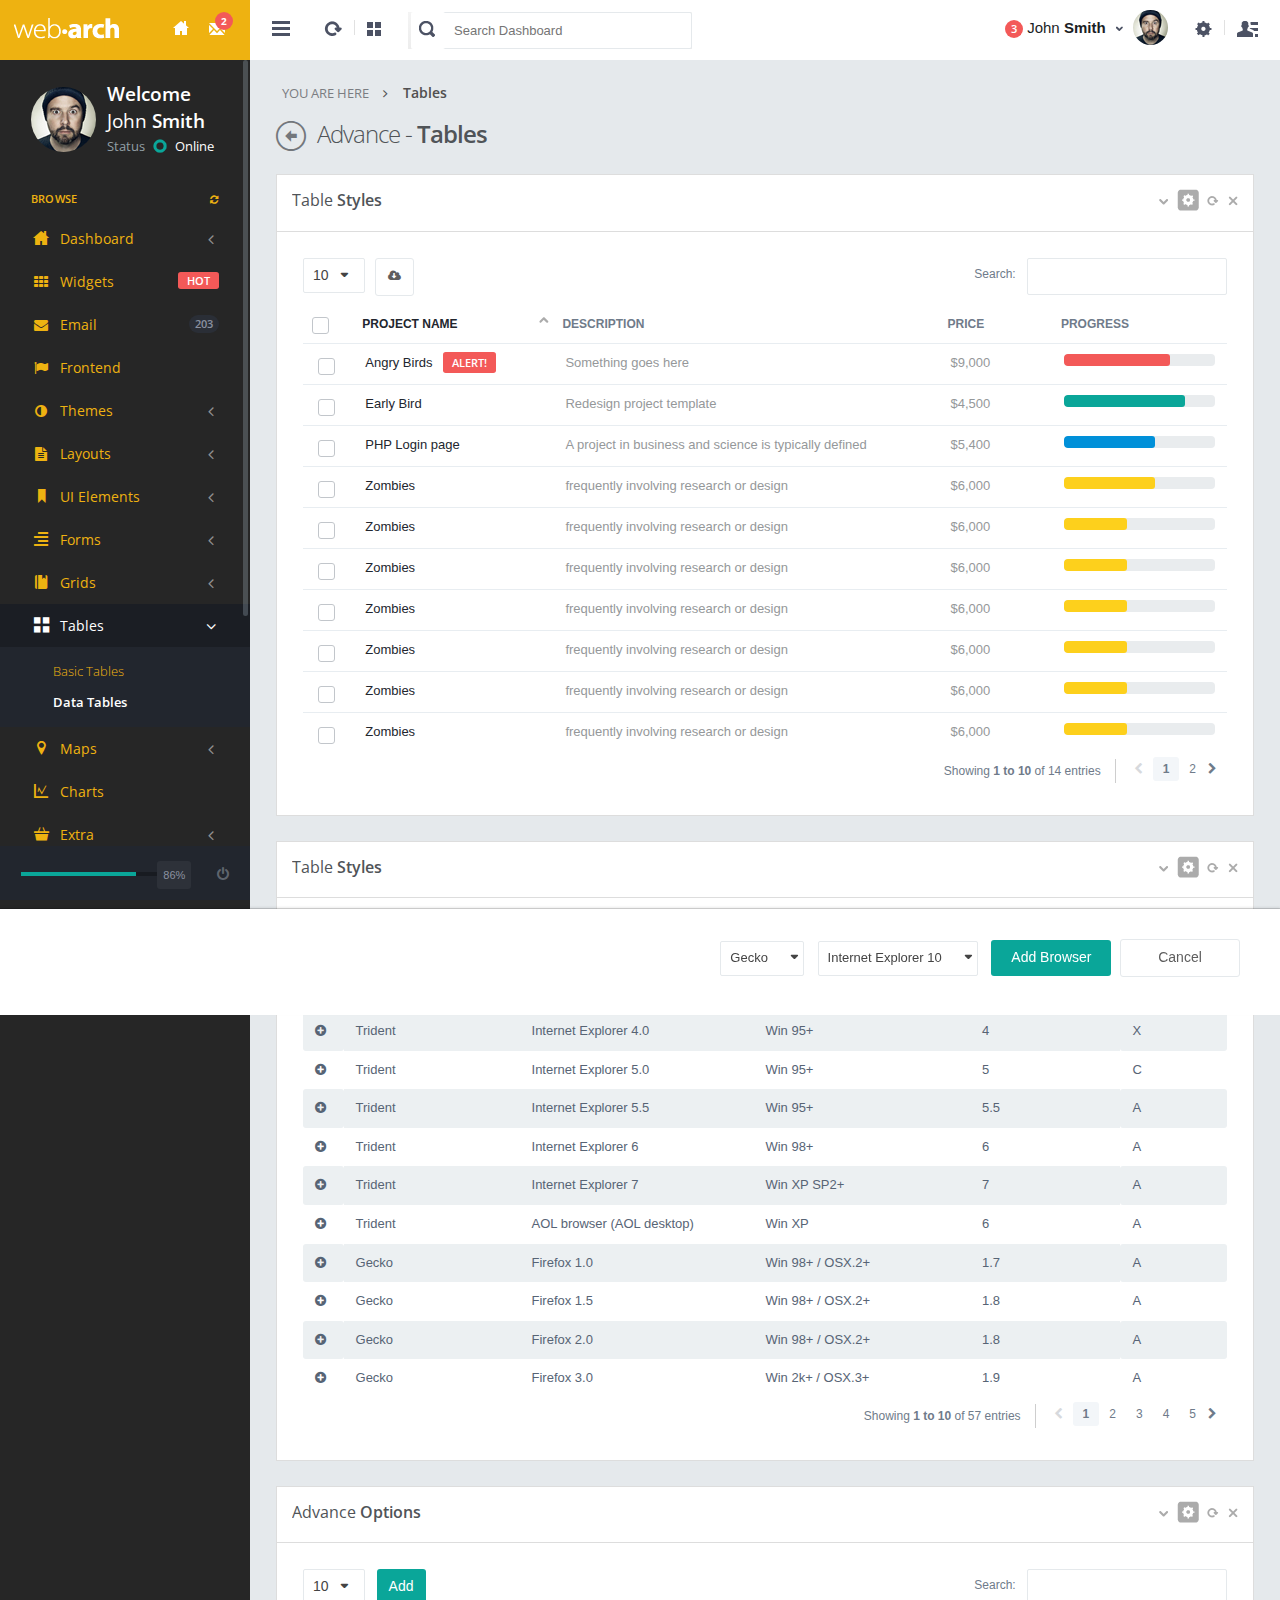
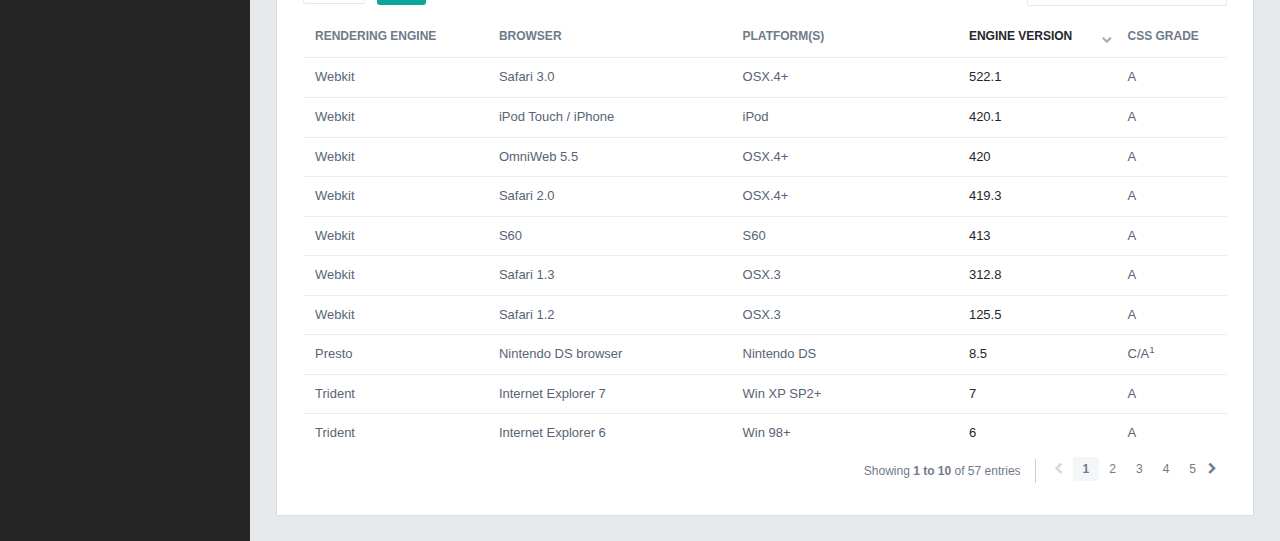
<file: datatables.html>
<!DOCTYPE html>
<html>
<head>
<meta http-equiv="content-type" content="text/html;charset=UTF-8" />
<meta charset="utf-8" />
<title>Webarch - Responsive Admin Dashboard</title>
<meta name="viewport" content="width=device-width, initial-scale=1.0, maximum-scale=1.0, user-scalable=no" />
<meta content="" name="description" />
<meta content="" name="author" />
<!-- BEGIN PLUGIN CSS -->
<link href="assets/plugins/bootstrap-select2/select2.css" rel="stylesheet" type="text/css" media="screen"/>
<link href="assets/plugins/jquery-datatable/css/jquery.dataTables.css" rel="stylesheet" type="text/css"/>
<link href="assets/plugins/datatables-responsive/css/datatables.responsive.css" rel="stylesheet" type="text/css" media="screen"/>
<!-- END PLUGIN CSS -->
<!-- BEGIN CORE CSS FRAMEWORK -->
<link href="assets/plugins/boostrapv3/css/bootstrap.min.css" rel="stylesheet" type="text/css"/>
<link href="assets/plugins/boostrapv3/css/bootstrap-theme.min.css" rel="stylesheet" type="text/css"/>
<link href="assets/plugins/font-awesome/css/font-awesome.css" rel="stylesheet" type="text/css"/>
<link href="assets/css/animate.min.css" rel="stylesheet" type="text/css"/>
<link href="assets/plugins/jquery-scrollbar/jquery.scrollbar.css" rel="stylesheet" type="text/css"/>
<!-- END CORE CSS FRAMEWORK -->

<!-- BEGIN CSS TEMPLATE -->
<link href="assets/css/style.css" rel="stylesheet" type="text/css"/>
<link href="assets/css/responsive.css" rel="stylesheet" type="text/css"/>
<link href="assets/css/custom-icon-set.css" rel="stylesheet" type="text/css"/>
<!-- END CSS TEMPLATE -->
</head>
<!-- END HEAD -->
<!-- BEGIN BODY -->
<body class="">
<!-- BEGIN HEADER -->
<div class="header navbar navbar-inverse ">
  <!-- BEGIN TOP NAVIGATION BAR -->
  <div class="navbar-inner">
    <div class="header-seperation">
      <ul class="nav pull-left notifcation-center" id="main-menu-toggle-wrapper" style="display:none">
        <li class="dropdown"> <a id="main-menu-toggle" href="#main-menu"  class="" >
          <div class="iconset top-menu-toggle-white"></div>
          </a> </li>
      </ul>
      <!-- BEGIN LOGO -->
      <a href="index.html"><img src="assets/img/logo.png" class="logo" alt=""  data-src="assets/img/logo.png" data-src-retina="assets/img/logo2x.png" width="106" height="21"/></a>
      <!-- END LOGO -->
      <ul class="nav pull-right notifcation-center">
        <li class="dropdown" id="header_task_bar"> <a href="index.html" class="dropdown-toggle active" data-toggle="">
          <div class="iconset top-home"></div>
          </a> </li>
        <li class="dropdown" id="header_inbox_bar" > <a href="email.html" class="dropdown-toggle" >
          <div class="iconset top-messages"></div>
          <span class="badge" id="msgs-badge">2</span> </a></li>
        <li class="dropdown" id="portrait-chat-toggler" style="display:none"> <a href="#sidr" class="chat-menu-toggle">
          <div class="iconset top-chat-white "></div>
          </a> </li>
      </ul>
    </div>
    <!-- END RESPONSIVE MENU TOGGLER -->
    <div class="header-quick-nav" >
      <!-- BEGIN TOP NAVIGATION MENU -->
      <div class="pull-left">
        <ul class="nav quick-section">
          <li class="quicklinks"> <a href="#" class="" id="layout-condensed-toggle" >
            <div class="iconset top-menu-toggle-dark"></div>
            </a> </li>
        </ul>
        <ul class="nav quick-section">
          <li class="quicklinks"> <a href="#" class="" >
            <div class="iconset top-reload"></div>
            </a> </li>
          <li class="quicklinks"> <span class="h-seperate"></span></li>
          <li class="quicklinks"> <a href="#" class="" >
            <div class="iconset top-tiles"></div>
            </a> </li>
          <li class="m-r-10 input-prepend inside search-form no-boarder"> <span class="add-on"> <span class="iconset top-search"></span></span>
            <input name="" type="text"  class="no-boarder " placeholder="Search Dashboard" style="width:250px;">
          </li>
        </ul>
      </div>
      <!-- END TOP NAVIGATION MENU -->
      <!-- BEGIN CHAT TOGGLER -->
      <div class="pull-right">
        <div class="chat-toggler"> <a href="#" class="dropdown-toggle" id="my-task-list" data-placement="bottom"  data-content='' data-toggle="dropdown" data-original-title="Notifications">
          <div class="user-details">
            <div class="username"> <span class="badge badge-important">3</span> John <span class="bold">Smith</span> </div>
          </div>
          <div class="iconset top-down-arrow"></div>
          </a>
          <div id="notification-list" style="display:none">
            <div style="width:300px">
              <div class="notification-messages info">
                <div class="user-profile"> <img src="assets/img/profiles/d.jpg"  alt="" data-src="assets/img/profiles/d.jpg" data-src-retina="assets/img/profiles/d2x.jpg" width="35" height="35"> </div>
                <div class="message-wrapper">
                  <div class="heading"> David Nester - Commented on your wall </div>
                  <div class="description"> Meeting postponed to tomorrow </div>
                  <div class="date pull-left"> A min ago </div>
                </div>
                <div class="clearfix"></div>
              </div>
              <div class="notification-messages danger">
                <div class="iconholder"> <i class="icon-warning-sign"></i> </div>
                <div class="message-wrapper">
                  <div class="heading"> Server load limited </div>
                  <div class="description"> Database server has reached its daily capicity </div>
                  <div class="date pull-left"> 2 mins ago </div>
                </div>
                <div class="clearfix"></div>
              </div>
              <div class="notification-messages success">
                <div class="user-profile"> <img src="assets/img/profiles/h.jpg"  alt="" data-src="assets/img/profiles/h.jpg" data-src-retina="assets/img/profiles/h2x.jpg" width="35" height="35"> </div>
                <div class="message-wrapper">
                  <div class="heading"> You haveve got 150 messages </div>
                  <div class="description"> 150 newly unread messages in your inbox </div>
                  <div class="date pull-left"> An hour ago </div>
                </div>
                <div class="clearfix"></div>
              </div>
            </div>
          </div>
          <div class="profile-pic"> <img src="assets/img/profiles/avatar_small.jpg"  alt="" data-src="assets/img/profiles/avatar_small.jpg" data-src-retina="assets/img/profiles/avatar_small2x.jpg" width="35" height="35" /> </div>
        </div>
        <ul class="nav quick-section ">
          <li class="quicklinks"> <a data-toggle="dropdown" class="dropdown-toggle  pull-right " href="#" id="user-options">
            <div class="iconset top-settings-dark "></div>
            </a>
            <ul class="dropdown-menu  pull-right" role="menu" aria-labelledby="user-options">
              <li><a href="user-profile.html"> My Account</a> </li>
              <li><a href="calender.html">My Calendar</a> </li>
              <li><a href="email.html"> My Inbox&nbsp;&nbsp;<span class="badge badge-important animated bounceIn">2</span></a> </li>
              <li class="divider"></li>
              <li><a href="login.html"><i class="fa fa-power-off"></i>&nbsp;&nbsp;Log Out</a></li>
            </ul>
          </li>
          <li class="quicklinks"> <span class="h-seperate"></span></li>
          <li class="quicklinks"> <a id="chat-menu-toggle" href="#sidr" class="chat-menu-toggle" >
            <div class="iconset top-chat-dark "><span class="badge badge-important hide" id="chat-message-count">1</span></div>
            </a>
            <div class="simple-chat-popup chat-menu-toggle hide" >
              <div class="simple-chat-popup-arrow"></div>
              <div class="simple-chat-popup-inner">
                <div style="width:100px">
                  <div class="semi-bold">David Nester</div>
                  <div class="message">Hey you there </div>
                </div>
              </div>
            </div>
          </li>
        </ul>
      </div>
      <!-- END CHAT TOGGLER -->
    </div>
    <!-- END TOP NAVIGATION MENU -->
  </div>
  <!-- END TOP NAVIGATION BAR -->
</div>
<!-- END HEADER -->
<!-- BEGIN CONTAINER -->
<div class="page-container row-fluid">
  <!-- BEGIN SIDEBAR -->
  <div class="page-sidebar" id="main-menu">
    <!-- BEGIN MINI-PROFILE -->
    <div class="page-sidebar-wrapper scrollbar-dynamic" id="main-menu-wrapper">
      <div class="user-info-wrapper">
        <div class="profile-wrapper"> <img src="assets/img/profiles/avatar.jpg"  alt="" data-src="assets/img/profiles/avatar.jpg" data-src-retina="assets/img/profiles/avatar2x.jpg" width="69" height="69" /> </div>
        <div class="user-info">
          <div class="greeting">Welcome</div>
          <div class="username">John <span class="semi-bold">Smith</span></div>
          <div class="status">Status<a href="#">
            <div class="status-icon green"></div>
            Online</a></div>
        </div>
      </div>
      <!-- END MINI-PROFILE -->
      <!-- BEGIN SIDEBAR MENU -->
      <p class="menu-title">BROWSE <span class="pull-right"><a href="javascript:;"><i class="fa fa-refresh"></i></a></span></p>
      <ul>
        <li class="start"> <a href="index.html"> <i class="icon-custom-home"></i> <span class="title">Dashboard</span> <span class="selected"></span> <span class="arrow"></span> </a> 
  		    <ul class="sub-menu">
              <li > <a href="dashboard_v1.html"> Dashboard v1 </a> </li>
              <li class="active"> <a href="index.html "> Dashboard v2 <span class=" label label-info pull-right m-r-30">NEW</span></a></li>
            </ul>
		    </li>
        <li class=""> <a href="widgets.html"> <i class="fa fa-th"></i> <span class="title">Widgets</span> <span class="label label-important pull-right ">HOT</span></a> </li>
        <li class=""> <a href="email.html"> <i class="fa fa-envelope"></i> <span class="title">Email</span> <span class=" badge badge-disable pull-right ">203</span></a> </li>
        <li class=""> <a href="../../frontend/index.html"> <i class="fa fa-flag"></i>  <span class="title">Frontend</span></a></li>
        <li class=""> <a href="javascript:;"> <i class="fa fa fa-adjust"></i> <span class="title">Themes</span> <span class="arrow "></span> </a>
            <ul class="sub-menu">
              <li > <a href="theme_coporate.html">Coporate </a> </li>
              <li > <a href="theme_simple.html">Simple</a> </li>
              <li > <a href="theme_elegant.html">Elegant</a> </li>
            </ul>
        </li>    
        <li class=""> <a href="javascript:;"> <i class="fa fa-file-text"></i> <span class="title">Layouts</span> <span class="arrow "></span> </a>
            <ul class="sub-menu">
              <li > <a href="layout_options.html"> Layout Options </a> </li>
              <li > <a href="boxed_layout.html">Boxed Layout </a> </li>
              <li > <a href="boxed_layout_v2.html">Inner Boxed Layout </a> </li>
              <li > <a href="extended_layout.html">Extended Layout</a> </li>
              <li > <a href="RTL.html">RTL Layout</a> </li>
              <li > <a href="horizontal_menu.html">Horizontal Menu</a> </li>
              <li > <a href="horizontal_menu_boxed.html">Horizontal Menu & Boxed</a> </li>               
            </ul>
        </li>         
        <li class=""> <a href="javascript:;"> <i class="icon-custom-ui"></i> <span class="title">UI Elements</span> <span class="arrow "></span> </a>
          <ul class="sub-menu">
            <li > <a href="typography.html"> Typography </a> </li>
            <li > <a href="messages_notifications.html"> Messages & Notifications </a> </li>
            <li > <a href="notifications.html"> Notifications </a> </li>
            <li > <a href="icons.html">Icons</a> </li>
            <li > <a href="buttons.html">Buttons</a> </li>
            <li > <a href="tabs_accordian.html"> Tabs & Accordions </a> </li>
            <li > <a href="sliders.html">Sliders</a> </li>
            <li > <a href="group_list.html">Group list </a> </li>
          </ul>
        </li>
        <li class=""> <a href="javascript:;"> <i class="icon-custom-form"></i> <span class="title">Forms</span> <span class="arrow"></span> </a>
          <ul class="sub-menu">
            <li > <a href="form_elements.html">Form Elements </a> </li>
            <li > <a href="form_validations.html">Form Validations</a> </li>
          </ul>
        </li>
        <li class=""> <a href="javascript:;"> <i class="icon-custom-portlets"></i> <span class="title">Grids</span> <span class="arrow"></span> </a>
          <ul class="sub-menu">
            <li > <a href="grids_simple.html">Simple Grids</a> </li>
            <li > <a href="grids_draggable.html">Draggable Grids </a> </li>
          </ul>
        </li>
        <li class="active open"> <a href="javascript:;"> <i class="icon-custom-thumb"></i> <span class="title">Tables</span> <span class="arrow open"></span> </a>
          <ul class="sub-menu">
            <li > <a href="tables.html"> Basic Tables </a> </li>
            <li class="active"> <a href="datatables.html"> Data Tables </a> </li>
          </ul>
        </li>
        <li class=""> <a href="javascript:;"> <i class="icon-custom-map"></i> <span class="title">Maps</span> <span class="arrow "></span> </a>
          <ul class="sub-menu">
            <li > <a href="google_map.html"> Google Maps </a> </li>
            <li > <a href="vector_map.html"> Vector Maps </a> </li>
          </ul>
        </li>
        <li class=""> <a href="charts.html"> <i class="icon-custom-chart"></i> <span class="title">Charts</span> </a> </li>
        <li class=""> <a href="javascript:;"> <i class="icon-custom-extra"></i> <span class="title">Extra</span> <span class="arrow "></span> </a>
          <ul class="sub-menu">
            <li > <a href="user-profile.html"> User Profile </a> </li>
            <li > <a href="time_line.html"> Time line </a> </li>
            <li > <a href="support_ticket.html"> Support Ticket </a> </li>
            <li > <a href="gallery.html"> Gallery</a> </li>
            <li class=""><a href="calender.html"> Calendar</a> </li>
            <li > <a href="search_results.html"> Search Results </a> </li>
            <li > <a href="invoice.html"> Invoice </a> </li>
            <li > <a href="404.html"> 404 Page </a> </li>
            <li > <a href="500.html"> 500 Page </a> </li>
            <li > <a href="blank_template.html"> Blank Page </a> </li>
            <li > <a href="login.html"> Login </a> </li>
            <li > <a href="login_v2.html">Login v2</a> </li>
            <li > <a href="lockscreen.html"> Lockscreen </a> </li>
          </ul>
        </li>
        <li class=""> <a href="javascript:;"> <i class="fa fa-folder-open"></i> <span class="title">Menu Levels</span> <span class="arrow "></span> </a>
          <ul class="sub-menu">
            <li > <a href="javascript:;"> Level 1 </a> </li>
            <li > <a href="javascript:;"> <span class="title">Level 2</span> <span class="arrow "></span> </a>
              <ul class="sub-menu">
                <li > <a href="javascript:;"> Sub Menu </a> </li>
                <li > <a href="javascript:;"> Sub Menu </a> </li>
              </ul>
            </li>
          </ul>
        </li>
        <li class="hidden-lg hidden-md hidden-xs" id="more-widgets" > <a href="javascript:;"> <i class="fa fa-plus"></i></a>
          <ul class="sub-menu">
            <li class="side-bar-widgets">
              <p class="menu-title">FOLDER <span class="pull-right"><a href="#" class="create-folder"><i class="icon-plus"></i></a></span></p>
              <ul class="folders" >
                <li><a href="#">
                  <div class="status-icon green"></div>
                  My quick tasks </a> </li>
                <li><a href="#">
                  <div class="status-icon red"></div>
                  To do list </a> </li>
                <li><a href="#">
                  <div class="status-icon blue"></div>
                  Projects </a> </li>
                <li class="folder-input" style="display:none">
                  <input type="text" placeholder="Name of folder" class="no-boarder folder-name" name="" id="folder-name">
                </li>
              </ul>
              <p class="menu-title">PROJECTS </p>
              <div class="status-widget">
                <div class="status-widget-wrapper">
                  <div class="title">Freelancer<a href="#" class="remove-widget"><i class="icon-custom-cross"></i></a></div>
                  <p>Redesign home page</p>
                </div>
              </div>
              <div class="status-widget">
                <div class="status-widget-wrapper">
                  <div class="title">envato<a href="#" class="remove-widget"><i class="icon-custom-cross"></i></a></div>
                  <p>Statistical report</p>
                </div>
              </div>
            </li>
          </ul>
        </li>
      </ul>
      <div class="side-bar-widgets">
        <p class="menu-title">FOLDER <span class="pull-right"><a href="#" class="create-folder"> <i class="fa fa-plus"></i></a></span></p>
        <ul class="folders" >
          <li><a href="#">
            <div class="status-icon green"></div>
            My quick tasks </a> </li>
          <li><a href="#">
            <div class="status-icon red"></div>
            To do list </a> </li>
          <li><a href="#">
            <div class="status-icon blue"></div>
            Projects </a> </li>
          <li class="folder-input" style="display:none">
            <input type="text" placeholder="Name of folder" class="no-boarder folder-name" name="" >
          </li>
        </ul>
        <p class="menu-title">PROJECTS </p>
        <div class="status-widget">
          <div class="status-widget-wrapper">
            <div class="title">Freelancer<a href="#" class="remove-widget"><i class="icon-custom-cross"></i></a></div>
            <p>Redesign home page</p>
          </div>
        </div>
        <div class="status-widget">
          <div class="status-widget-wrapper">
            <div class="title">envato<a href="#" class="remove-widget"><i class="icon-custom-cross"></i></a></div>
            <p>Statistical report</p>
          </div>
        </div>
      </div>
      <div class="clearfix"></div>
      <!-- END SIDEBAR MENU -->
    </div>
  </div>
  <a href="#" class="scrollup">Scroll</a>
  <div class="footer-widget">
    <div class="progress transparent progress-small no-radius no-margin">
      <div data-percentage="79%" class="progress-bar animate-progress-bar progress-bar-success " ></div>
    </div>
    <div class="pull-right">
      <div class="details-status"> <span data-animation-duration="560" data-value="86" class="animate-number"></span>% </div>
      <a href="lockscreen.html"><i class="fa fa-power-off"></i></a></div>
  </div>
  <!-- END SIDEBAR -->
  <!-- BEGIN PAGE CONTAINER-->
  <div class="page-content">
    <!-- BEGIN SAMPLE PORTLET CONFIGURATION MODAL FORM-->
    <div id="portlet-config" class="modal hide">
      <div class="modal-header">
        <button data-dismiss="modal" class="close" type="button"></button>
        <h3>Widget Settings</h3>
      </div>
      <div class="modal-body"> Widget settings form goes here </div>
    </div>
    <div class="clearfix"></div>
    <div class="content">
      <ul class="breadcrumb">
        <li>
          <p>YOU ARE HERE</p>
        </li>
        <li><a href="#" class="active">Tables</a> </li>
      </ul>
      <div class="page-title"> <i class="icon-custom-left"></i>
        <h3>Advance - <span class="semi-bold">Tables</span></h3>
      </div>
      <div class="row-fluid">
        <div class="span12">
          <div class="grid simple ">
            <div class="grid-title">
              <h4>Table <span class="semi-bold">Styles</span></h4>
              <div class="tools"> <a href="javascript:;" class="collapse"></a> <a href="#grid-config" data-toggle="modal" class="config"></a> <a href="javascript:;" class="reload"></a> <a href="javascript:;" class="remove"></a> </div>
            </div>
            <div class="grid-body ">
              <table class="table table-hover table-condensed" id="example">
                <thead>
                  <tr>
                    <th style="width:1%"><div class="checkbox check-default" style="margin-right:auto;margin-left:auto;">
                        <input type="checkbox" value="1" id="checkbox1">
                        <label for="checkbox1"></label>
                      </div></th>
                    <th style="width:10%">Project Name</th>
                    <th style="width:22%" data-hide="phone,tablet">Description</th>
                    <th style="width:6%">Price</th>
                    <th style="width:10%" data-hide="phone,tablet">Progress</th>
                  </tr>
                </thead>
                <tbody>
                  <tr >
                    <td class="v-align-middle"><div class="checkbox check-default">
                        <input type="checkbox" value="3" id="checkbox2">
                        <label for="checkbox2"></label>
                      </div></td>
                    <td class="v-align-middle">Early Bird</td>
                    <td class="v-align-middle"><span class="muted">Redesign project template</span></td>
                    <td><span class="muted">$4,500</span></td>
                    <td class="v-align-middle"><div class="progress ">
                        <div data-percentage="80%"  class="progress-bar progress-bar-success animate-progress-bar"></div>
                      </div></td>
                  </tr>
                  <tr>
                    <td><div class="checkbox check-default">
                        <input type="checkbox" value="3" id="checkbox3">
                        <label for="checkbox3"></label>
                      </div></td>
                    <td>Angry Birds&nbsp;&nbsp;&nbsp;<span class="label label-important">ALERT!</span></td>
                    <td><span class="muted">Something goes here</span></td>
                    <td><span class="muted">$9,000</span></td>
                    <td><div class="progress">
                        <div data-percentage="70%"  class="progress-bar progress-bar-danger animate-progress-bar"></div>
                      </div></td>
                  </tr>
                  <tr>
                    <td><div class="checkbox check-default">
                        <input type="checkbox" value="3" id="checkbox4">
                        <label for="checkbox4"></label>
                      </div></td>
                    <td>PHP Login page</td>
                    <td class="v-align-middle"><span class="muted">A project in business and science is typically defined</span></td>
                    <td><span class="muted">$5,400</span></td>
                    <td><div class="progress progress-info">
                        <div data-percentage="60%"  class="progress-bar progress-bar-primary animate-progress-bar"></div>
                      </div></td>
                  </tr>
                  <tr>
                    <td><div class="checkbox check-default">
                        <input type="checkbox" value="3" id="checkbox5">
                        <label for="checkbox5"></label>
                      </div></td>
                    <td>Zombies</td>
                    <td class="v-align-middle"><span class="muted">frequently involving research or design</span></td>
                    <td><span class="muted">$6,000</span></td>
                    <td><div class="progress">
                        <div data-percentage="60%"  class="progress-bar progress-bar-warning animate-progress-bar"></div>
                      </div></td>
                  </tr>
                  <tr>
                    <td><div class="checkbox check-default">
                        <input type="checkbox" value="3" id="checkbox6">
                        <label for="checkbox6"></label>
                      </div></td>
                    <td>Zombies</td>
                    <td class="v-align-middle"><span class="muted">frequently involving research or design</span></td>
                    <td><span class="muted">$6,000</span></td>
                    <td><div class="progress ">
                        <div data-percentage="42%" class="progress-bar progress-bar-warning animate-progress-bar"></div>
                      </div></td>
                  </tr>
                  <tr>
                    <td><div class="checkbox check-default">
                        <input type="checkbox" value="3" id="checkbox20">
                        <label for="checkbox20"></label>
                      </div></td>
                    <td>Zombies</td>
                    <td class="v-align-middle"><span class="muted">frequently involving research or design</span></td>
                    <td><span class="muted">$6,000</span></td>
                    <td><div class="progress progress-warning">
                        <div data-percentage="42%"  class="progress-bar progress-bar-warning animate-progress-bar"></div>
                      </div></td>
                  </tr>
                  <tr>
                    <td><div class="checkbox check-default">
                        <input type="checkbox" value="3" id="checkbox7">
                        <label for="checkbox7"></label>
                      </div></td>
                    <td>Zombies</td>
                    <td class="v-align-middle"><span class="muted">frequently involving research or design</span></td>
                    <td><span class="muted">$6,000</span></td>
                    <td><div class="progress ">
                        <div data-percentage="42%" class="progress-bar progress-bar-warning animate-progress-bar"></div>
                      </div></td>
                  </tr>
                  <tr>
                    <td><div class="checkbox check-default">
                        <input type="checkbox" value="3" id="checkbox8">
                        <label for="checkbox8"></label>
                      </div></td>
                    <td>Zombies</td>
                    <td class="v-align-middle"><span class="muted">frequently involving research or design</span></td>
                    <td><span class="muted">$6,000</span></td>
                    <td><div class="progress ">
                        <div data-percentage="42%" class="progress-bar progress-bar-warning animate-progress-bar"></div>
                      </div></td>
                  </tr>
                  <tr>
                    <td><div class="checkbox check-default">
                        <input type="checkbox" value="3" id="checkbox9">
                        <label for="checkbox9"></label>
                      </div></td>
                    <td>Zombies</td>
                    <td class="v-align-middle"><span class="muted">frequently involving research or design</span></td>
                    <td><span class="muted">$6,000</span></td>
                    <td><div class="progress ">
                        <div data-percentage="42%" class="progress-bar progress-bar-warning animate-progress-bar"></div>
                      </div></td>
                  </tr>
                  <tr>
                    <td><div class="checkbox check-default">
                        <input type="checkbox" value="3" id="checkbox10">
                        <label for="checkbox10"></label>
                      </div></td>
                    <td>Zombies</td>
                    <td class="v-align-middle"><span class="muted">frequently involving research or design</span></td>
                    <td><span class="muted">$6,000</span></td>
                    <td><div class="progress ">
                        <div data-percentage="42%" class="progress-bar progress-bar-warning animate-progress-bar"></div>
                      </div></td>
                  </tr>
                  <tr>
                    <td><div class="checkbox check-default">
                        <input type="checkbox" value="3" id="checkbox11">
                        <label for="checkbox11"></label>
                      </div></td>
                    <td>Zombies</td>
                    <td class="v-align-middle"><span class="muted">frequently involving research or design</span></td>
                    <td><span class="muted">$6,000</span></td>
                    <td><div class="progress ">
                        <div data-percentage="42%" class="progress-bar progress-bar-warning animate-progress-bar"></div>
                      </div></td>
                  </tr>
                  <tr>
                    <td><div class="checkbox check-default">
                        <input type="checkbox" value="3" id="checkbox12">
                        <label for="checkbox12"></label>
                      </div></td>
                    <td>Zombies</td>
                    <td class="v-align-middle"><span class="muted">frequently involving research or design</span></td>
                    <td><span class="muted">$6,000</span></td>
                    <td><div class="progress ">
                        <div data-percentage="42%" class="progress-bar progress-bar-warning animate-progress-bar"></div>
                      </div></td>
                  </tr>
                  <tr>
                    <td><div class="checkbox check-default">
                        <input type="checkbox" value="3" id="checkbox13">
                        <label for="checkbox13"></label>
                      </div></td>
                    <td>Zombies</td>
                    <td class="v-align-middle"><span class="muted">frequently involving research or design</span></td>
                    <td><span class="muted">$6,000</span></td>
                    <td><div class="progress ">
                        <div data-percentage="42%" class="progress-bar progress-bar-warning animate-progress-bar"></div>
                      </div></td>
                  </tr>
                  <tr>
                    <td><div class="checkbox check-default">
                        <input type="checkbox" value="3" id="checkbox14">
                        <label for="checkbox14"></label>
                      </div></td>
                    <td>Zombies</td>
                    <td class="v-align-middle"><span class="muted">frequently involving research or design</span></td>
                    <td><span class="muted">$6,000</span></td>
                    <td><div class="progress ">
                        <div data-percentage="42%" class="progress-bar progress-bar-warning animate-progress-bar"></div>
                      </div></td>
                  </tr>
                </tbody>
              </table>
            </div>
          </div>
        </div>
      </div>
      <div class="row-fluid">
        <div class="span12">
          <div class="grid simple ">
            <div class="grid-title">
              <h4>Table <span class="semi-bold">Styles</span></h4>
              <div class="tools"> <a href="javascript:;" class="collapse"></a> <a href="#grid-config" data-toggle="modal" class="config"></a> <a href="javascript:;" class="reload"></a> <a href="javascript:;" class="remove"></a> </div>
            </div>
            <div class="grid-body ">
              <table class="table table-striped" id="example2" >
                <thead>
                  <tr>
                    <th>Rendering engine</th>
                    <th>Browser</th>
                    <th>Platform(s)</th>
                    <th>Engine version</th>
                    <th>CSS grade</th>
                  </tr>
                </thead>
                <tbody>
                  <tr class="odd gradeX">
                    <td>Trident</td>
                    <td>Internet
                      Explorer 4.0</td>
                    <td>Win 95+</td>
                    <td class="center"> 4</td>
                    <td class="center">X</td>
                  </tr>
                  <tr class="even gradeC">
                    <td>Trident</td>
                    <td>Internet
                      Explorer 5.0</td>
                    <td>Win 95+</td>
                    <td class="center">5</td>
                    <td class="center">C</td>
                  </tr>
                  <tr class="odd gradeA">
                    <td>Trident</td>
                    <td>Internet
                      Explorer 5.5</td>
                    <td>Win 95+</td>
                    <td class="center">5.5</td>
                    <td class="center">A</td>
                  </tr>
                  <tr class="even gradeA">
                    <td>Trident</td>
                    <td>Internet
                      Explorer 6</td>
                    <td>Win 98+</td>
                    <td class="center">6</td>
                    <td class="center">A</td>
                  </tr>
                  <tr class="odd gradeA">
                    <td>Trident</td>
                    <td>Internet Explorer 7</td>
                    <td>Win XP SP2+</td>
                    <td class="center">7</td>
                    <td class="center">A</td>
                  </tr>
                  <tr class="even gradeA">
                    <td>Trident</td>
                    <td>AOL browser (AOL desktop)</td>
                    <td>Win XP</td>
                    <td class="center">6</td>
                    <td class="center">A</td>
                  </tr>
                  <tr class="gradeA">
                    <td>Gecko</td>
                    <td>Firefox 1.0</td>
                    <td>Win 98+ / OSX.2+</td>
                    <td class="center">1.7</td>
                    <td class="center">A</td>
                  </tr>
                  <tr class="gradeA">
                    <td>Gecko</td>
                    <td>Firefox 1.5</td>
                    <td>Win 98+ / OSX.2+</td>
                    <td class="center">1.8</td>
                    <td class="center">A</td>
                  </tr>
                  <tr class="gradeA">
                    <td>Gecko</td>
                    <td>Firefox 2.0</td>
                    <td>Win 98+ / OSX.2+</td>
                    <td class="center">1.8</td>
                    <td class="center">A</td>
                  </tr>
                  <tr class="gradeA">
                    <td>Gecko</td>
                    <td>Firefox 3.0</td>
                    <td>Win 2k+ / OSX.3+</td>
                    <td class="center">1.9</td>
                    <td class="center">A</td>
                  </tr>
                  <tr class="gradeA">
                    <td>Gecko</td>
                    <td>Camino 1.0</td>
                    <td>OSX.2+</td>
                    <td class="center">1.8</td>
                    <td class="center">A</td>
                  </tr>
                  <tr class="gradeA">
                    <td>Gecko</td>
                    <td>Camino 1.5</td>
                    <td>OSX.3+</td>
                    <td class="center">1.8</td>
                    <td class="center">A</td>
                  </tr>
                  <tr class="gradeA">
                    <td>Gecko</td>
                    <td>Netscape 7.2</td>
                    <td>Win 95+ / Mac OS 8.6-9.2</td>
                    <td class="center">1.7</td>
                    <td class="center">A</td>
                  </tr>
                  <tr class="gradeA">
                    <td>Gecko</td>
                    <td>Netscape Browser 8</td>
                    <td>Win 98SE+</td>
                    <td class="center">1.7</td>
                    <td class="center">A</td>
                  </tr>
                  <tr class="gradeA">
                    <td>Gecko</td>
                    <td>Netscape Navigator 9</td>
                    <td>Win 98+ / OSX.2+</td>
                    <td class="center">1.8</td>
                    <td class="center">A</td>
                  </tr>
                  <tr class="gradeA">
                    <td>Gecko</td>
                    <td>Mozilla 1.0</td>
                    <td>Win 95+ / OSX.1+</td>
                    <td class="center">1</td>
                    <td class="center">A</td>
                  </tr>
                  <tr class="gradeA">
                    <td>Gecko</td>
                    <td>Mozilla 1.1</td>
                    <td>Win 95+ / OSX.1+</td>
                    <td class="center">1.1</td>
                    <td class="center">A</td>
                  </tr>
                  <tr class="gradeA">
                    <td>Gecko</td>
                    <td>Mozilla 1.2</td>
                    <td>Win 95+ / OSX.1+</td>
                    <td class="center">1.2</td>
                    <td class="center">A</td>
                  </tr>
                  <tr class="gradeA">
                    <td>Gecko</td>
                    <td>Mozilla 1.3</td>
                    <td>Win 95+ / OSX.1+</td>
                    <td class="center">1.3</td>
                    <td class="center">A</td>
                  </tr>
                  <tr class="gradeA">
                    <td>Gecko</td>
                    <td>Mozilla 1.4</td>
                    <td>Win 95+ / OSX.1+</td>
                    <td class="center">1.4</td>
                    <td class="center">A</td>
                  </tr>
                  <tr class="gradeA">
                    <td>Gecko</td>
                    <td>Mozilla 1.5</td>
                    <td>Win 95+ / OSX.1+</td>
                    <td class="center">1.5</td>
                    <td class="center">A</td>
                  </tr>
                  <tr class="gradeA">
                    <td>Gecko</td>
                    <td>Mozilla 1.6</td>
                    <td>Win 95+ / OSX.1+</td>
                    <td class="center">1.6</td>
                    <td class="center">A</td>
                  </tr>
                  <tr class="gradeA">
                    <td>Gecko</td>
                    <td>Mozilla 1.7</td>
                    <td>Win 98+ / OSX.1+</td>
                    <td class="center">1.7</td>
                    <td class="center">A</td>
                  </tr>
                  <tr class="gradeA">
                    <td>Gecko</td>
                    <td>Mozilla 1.8</td>
                    <td>Win 98+ / OSX.1+</td>
                    <td class="center">1.8</td>
                    <td class="center">A</td>
                  </tr>
                  <tr class="gradeA">
                    <td>Gecko</td>
                    <td>Seamonkey 1.1</td>
                    <td>Win 98+ / OSX.2+</td>
                    <td class="center">1.8</td>
                    <td class="center">A</td>
                  </tr>
                  <tr class="gradeA">
                    <td>Gecko</td>
                    <td>Epiphany 2.20</td>
                    <td>Gnome</td>
                    <td class="center">1.8</td>
                    <td class="center">A</td>
                  </tr>
                  <tr class="gradeA">
                    <td>Webkit</td>
                    <td>Safari 1.2</td>
                    <td>OSX.3</td>
                    <td class="center">125.5</td>
                    <td class="center">A</td>
                  </tr>
                  <tr class="gradeA">
                    <td>Webkit</td>
                    <td>Safari 1.3</td>
                    <td>OSX.3</td>
                    <td class="center">312.8</td>
                    <td class="center">A</td>
                  </tr>
                  <tr class="gradeA">
                    <td>Webkit</td>
                    <td>Safari 2.0</td>
                    <td>OSX.4+</td>
                    <td class="center">419.3</td>
                    <td class="center">A</td>
                  </tr>
                  <tr class="gradeA">
                    <td>Webkit</td>
                    <td>Safari 3.0</td>
                    <td>OSX.4+</td>
                    <td class="center">522.1</td>
                    <td class="center">A</td>
                  </tr>
                  <tr class="gradeA">
                    <td>Webkit</td>
                    <td>OmniWeb 5.5</td>
                    <td>OSX.4+</td>
                    <td class="center">420</td>
                    <td class="center">A</td>
                  </tr>
                  <tr class="gradeA">
                    <td>Webkit</td>
                    <td>iPod Touch / iPhone</td>
                    <td>iPod</td>
                    <td class="center">420.1</td>
                    <td class="center">A</td>
                  </tr>
                  <tr class="gradeA">
                    <td>Webkit</td>
                    <td>S60</td>
                    <td>S60</td>
                    <td class="center">413</td>
                    <td class="center">A</td>
                  </tr>
                  <tr class="gradeA">
                    <td>Presto</td>
                    <td>Opera 7.0</td>
                    <td>Win 95+ / OSX.1+</td>
                    <td class="center">-</td>
                    <td class="center">A</td>
                  </tr>
                  <tr class="gradeA">
                    <td>Presto</td>
                    <td>Opera 7.5</td>
                    <td>Win 95+ / OSX.2+</td>
                    <td class="center">-</td>
                    <td class="center">A</td>
                  </tr>
                  <tr class="gradeA">
                    <td>Presto</td>
                    <td>Opera 8.0</td>
                    <td>Win 95+ / OSX.2+</td>
                    <td class="center">-</td>
                    <td class="center">A</td>
                  </tr>
                  <tr class="gradeA">
                    <td>Presto</td>
                    <td>Opera 8.5</td>
                    <td>Win 95+ / OSX.2+</td>
                    <td class="center">-</td>
                    <td class="center">A</td>
                  </tr>
                  <tr class="gradeA">
                    <td>Presto</td>
                    <td>Opera 9.0</td>
                    <td>Win 95+ / OSX.3+</td>
                    <td class="center">-</td>
                    <td class="center">A</td>
                  </tr>
                  <tr class="gradeA">
                    <td>Presto</td>
                    <td>Opera 9.2</td>
                    <td>Win 88+ / OSX.3+</td>
                    <td class="center">-</td>
                    <td class="center">A</td>
                  </tr>
                  <tr class="gradeA">
                    <td>Presto</td>
                    <td>Opera 9.5</td>
                    <td>Win 88+ / OSX.3+</td>
                    <td class="center">-</td>
                    <td class="center">A</td>
                  </tr>
                  <tr class="gradeA">
                    <td>Presto</td>
                    <td>Opera for Wii</td>
                    <td>Wii</td>
                    <td class="center">-</td>
                    <td class="center">A</td>
                  </tr>
                  <tr class="gradeA">
                    <td>Presto</td>
                    <td>Nokia N800</td>
                    <td>N800</td>
                    <td class="center">-</td>
                    <td class="center">A</td>
                  </tr>
                  <tr class="gradeA">
                    <td>Presto</td>
                    <td>Nintendo DS browser</td>
                    <td>Nintendo DS</td>
                    <td class="center">8.5</td>
                    <td class="center">C/A<sup>1</sup></td>
                  </tr>
                  <tr class="gradeC">
                    <td>KHTML</td>
                    <td>Konqureror 3.1</td>
                    <td>KDE 3.1</td>
                    <td class="center">3.1</td>
                    <td class="center">C</td>
                  </tr>
                  <tr class="gradeA">
                    <td>KHTML</td>
                    <td>Konqureror 3.3</td>
                    <td>KDE 3.3</td>
                    <td class="center">3.3</td>
                    <td class="center">A</td>
                  </tr>
                  <tr class="gradeA">
                    <td>KHTML</td>
                    <td>Konqureror 3.5</td>
                    <td>KDE 3.5</td>
                    <td class="center">3.5</td>
                    <td class="center">A</td>
                  </tr>
                  <tr class="gradeX">
                    <td>Tasman</td>
                    <td>Internet Explorer 4.5</td>
                    <td>Mac OS 8-9</td>
                    <td class="center">-</td>
                    <td class="center">X</td>
                  </tr>
                  <tr class="gradeC">
                    <td>Tasman</td>
                    <td>Internet Explorer 5.1</td>
                    <td>Mac OS 7.6-9</td>
                    <td class="center">1</td>
                    <td class="center">C</td>
                  </tr>
                  <tr class="gradeC">
                    <td>Tasman</td>
                    <td>Internet Explorer 5.2</td>
                    <td>Mac OS 8-X</td>
                    <td class="center">1</td>
                    <td class="center">C</td>
                  </tr>
                  <tr class="gradeA">
                    <td>Misc</td>
                    <td>NetFront 3.1</td>
                    <td>Embedded devices</td>
                    <td class="center">-</td>
                    <td class="center">C</td>
                  </tr>
                  <tr class="gradeA">
                    <td>Misc</td>
                    <td>NetFront 3.4</td>
                    <td>Embedded devices</td>
                    <td class="center">-</td>
                    <td class="center">A</td>
                  </tr>
                  <tr class="gradeX">
                    <td>Misc</td>
                    <td>Dillo 0.8</td>
                    <td>Embedded devices</td>
                    <td class="center">-</td>
                    <td class="center">X</td>
                  </tr>
                  <tr class="gradeX">
                    <td>Misc</td>
                    <td>Links</td>
                    <td>Text only</td>
                    <td class="center">-</td>
                    <td class="center">X</td>
                  </tr>
                  <tr class="gradeX">
                    <td>Misc</td>
                    <td>Lynx</td>
                    <td>Text only</td>
                    <td class="center">-</td>
                    <td class="center">X</td>
                  </tr>
                  <tr class="gradeC">
                    <td>Misc</td>
                    <td>IE Mobile</td>
                    <td>Windows Mobile 6</td>
                    <td class="center">-</td>
                    <td class="center">C</td>
                  </tr>
                  <tr class="gradeC">
                    <td>Misc</td>
                    <td>PSP browser</td>
                    <td>PSP</td>
                    <td class="center">-</td>
                    <td class="center">C</td>
                  </tr>
                  <tr class="gradeU">
                    <td>Other browsers</td>
                    <td>All others</td>
                    <td>-</td>
                    <td class="center">-</td>
                    <td class="center">U</td>
                  </tr>
                </tbody>
              </table>
            </div>
          </div>
        </div>
      </div>
      <div class="row-fluid">
        <div class="span12">
          <div class="grid simple ">
            <div class="grid-title">
              <h4>Advance <span class="semi-bold">Options</span></h4>
              <div class="tools"> <a href="javascript:;" class="collapse"></a> <a href="#grid-config" data-toggle="modal" class="config"></a> <a href="javascript:;" class="reload"></a> <a href="javascript:;" class="remove"></a> </div>
            </div>
            <div class="grid-body ">
              <table class="table" id="example3" >
                <thead>
                  <tr>
                    <th>Rendering engine</th>
                    <th>Browser</th>
                    <th>Platform(s)</th>
                    <th>Engine version</th>
                    <th>CSS grade</th>
                  </tr>
                </thead>
                <tbody>
                  <tr class="odd gradeX">
                    <td>Trident</td>
                    <td>Internet
                      Explorer 4.0</td>
                    <td>Win 95+</td>
                    <td class="center"> 4</td>
                    <td class="center">X</td>
                  </tr>
                  <tr class="even gradeC">
                    <td>Trident</td>
                    <td>Internet
                      Explorer 5.0</td>
                    <td>Win 95+</td>
                    <td class="center">5</td>
                    <td class="center">C</td>
                  </tr>
                  <tr class="odd gradeA">
                    <td>Trident</td>
                    <td>Internet
                      Explorer 5.5</td>
                    <td>Win 95+</td>
                    <td class="center">5.5</td>
                    <td class="center">A</td>
                  </tr>
                  <tr class="even gradeA">
                    <td>Trident</td>
                    <td>Internet
                      Explorer 6</td>
                    <td>Win 98+</td>
                    <td class="center">6</td>
                    <td class="center">A</td>
                  </tr>
                  <tr class="odd gradeA">
                    <td>Trident</td>
                    <td>Internet Explorer 7</td>
                    <td>Win XP SP2+</td>
                    <td class="center">7</td>
                    <td class="center">A</td>
                  </tr>
                  <tr class="even gradeA">
                    <td>Trident</td>
                    <td>AOL browser (AOL desktop)</td>
                    <td>Win XP</td>
                    <td class="center">6</td>
                    <td class="center">A</td>
                  </tr>
                  <tr class="gradeA">
                    <td>Gecko</td>
                    <td>Firefox 1.0</td>
                    <td>Win 98+ / OSX.2+</td>
                    <td class="center">1.7</td>
                    <td class="center">A</td>
                  </tr>
                  <tr class="gradeA">
                    <td>Gecko</td>
                    <td>Firefox 1.5</td>
                    <td>Win 98+ / OSX.2+</td>
                    <td class="center">1.8</td>
                    <td class="center">A</td>
                  </tr>
                  <tr class="gradeA">
                    <td>Gecko</td>
                    <td>Firefox 2.0</td>
                    <td>Win 98+ / OSX.2+</td>
                    <td class="center">1.8</td>
                    <td class="center">A</td>
                  </tr>
                  <tr class="gradeA">
                    <td>Gecko</td>
                    <td>Firefox 3.0</td>
                    <td>Win 2k+ / OSX.3+</td>
                    <td class="center">1.9</td>
                    <td class="center">A</td>
                  </tr>
                  <tr class="gradeA">
                    <td>Gecko</td>
                    <td>Camino 1.0</td>
                    <td>OSX.2+</td>
                    <td class="center">1.8</td>
                    <td class="center">A</td>
                  </tr>
                  <tr class="gradeA">
                    <td>Gecko</td>
                    <td>Camino 1.5</td>
                    <td>OSX.3+</td>
                    <td class="center">1.8</td>
                    <td class="center">A</td>
                  </tr>
                  <tr class="gradeA">
                    <td>Gecko</td>
                    <td>Netscape 7.2</td>
                    <td>Win 95+ / Mac OS 8.6-9.2</td>
                    <td class="center">1.7</td>
                    <td class="center">A</td>
                  </tr>
                  <tr class="gradeA">
                    <td>Gecko</td>
                    <td>Netscape Browser 8</td>
                    <td>Win 98SE+</td>
                    <td class="center">1.7</td>
                    <td class="center">A</td>
                  </tr>
                  <tr class="gradeA">
                    <td>Gecko</td>
                    <td>Netscape Navigator 9</td>
                    <td>Win 98+ / OSX.2+</td>
                    <td class="center">1.8</td>
                    <td class="center">A</td>
                  </tr>
                  <tr class="gradeA">
                    <td>Gecko</td>
                    <td>Mozilla 1.0</td>
                    <td>Win 95+ / OSX.1+</td>
                    <td class="center">1</td>
                    <td class="center">A</td>
                  </tr>
                  <tr class="gradeA">
                    <td>Gecko</td>
                    <td>Mozilla 1.1</td>
                    <td>Win 95+ / OSX.1+</td>
                    <td class="center">1.1</td>
                    <td class="center">A</td>
                  </tr>
                  <tr class="gradeA">
                    <td>Gecko</td>
                    <td>Mozilla 1.2</td>
                    <td>Win 95+ / OSX.1+</td>
                    <td class="center">1.2</td>
                    <td class="center">A</td>
                  </tr>
                  <tr class="gradeA">
                    <td>Gecko</td>
                    <td>Mozilla 1.3</td>
                    <td>Win 95+ / OSX.1+</td>
                    <td class="center">1.3</td>
                    <td class="center">A</td>
                  </tr>
                  <tr class="gradeA">
                    <td>Gecko</td>
                    <td>Mozilla 1.4</td>
                    <td>Win 95+ / OSX.1+</td>
                    <td class="center">1.4</td>
                    <td class="center">A</td>
                  </tr>
                  <tr class="gradeA">
                    <td>Gecko</td>
                    <td>Mozilla 1.5</td>
                    <td>Win 95+ / OSX.1+</td>
                    <td class="center">1.5</td>
                    <td class="center">A</td>
                  </tr>
                  <tr class="gradeA">
                    <td>Gecko</td>
                    <td>Mozilla 1.6</td>
                    <td>Win 95+ / OSX.1+</td>
                    <td class="center">1.6</td>
                    <td class="center">A</td>
                  </tr>
                  <tr class="gradeA">
                    <td>Gecko</td>
                    <td>Mozilla 1.7</td>
                    <td>Win 98+ / OSX.1+</td>
                    <td class="center">1.7</td>
                    <td class="center">A</td>
                  </tr>
                  <tr class="gradeA">
                    <td>Gecko</td>
                    <td>Mozilla 1.8</td>
                    <td>Win 98+ / OSX.1+</td>
                    <td class="center">1.8</td>
                    <td class="center">A</td>
                  </tr>
                  <tr class="gradeA">
                    <td>Gecko</td>
                    <td>Seamonkey 1.1</td>
                    <td>Win 98+ / OSX.2+</td>
                    <td class="center">1.8</td>
                    <td class="center">A</td>
                  </tr>
                  <tr class="gradeA">
                    <td>Gecko</td>
                    <td>Epiphany 2.20</td>
                    <td>Gnome</td>
                    <td class="center">1.8</td>
                    <td class="center">A</td>
                  </tr>
                  <tr class="gradeA">
                    <td>Webkit</td>
                    <td>Safari 1.2</td>
                    <td>OSX.3</td>
                    <td class="center">125.5</td>
                    <td class="center">A</td>
                  </tr>
                  <tr class="gradeA">
                    <td>Webkit</td>
                    <td>Safari 1.3</td>
                    <td>OSX.3</td>
                    <td class="center">312.8</td>
                    <td class="center">A</td>
                  </tr>
                  <tr class="gradeA">
                    <td>Webkit</td>
                    <td>Safari 2.0</td>
                    <td>OSX.4+</td>
                    <td class="center">419.3</td>
                    <td class="center">A</td>
                  </tr>
                  <tr class="gradeA">
                    <td>Webkit</td>
                    <td>Safari 3.0</td>
                    <td>OSX.4+</td>
                    <td class="center">522.1</td>
                    <td class="center">A</td>
                  </tr>
                  <tr class="gradeA">
                    <td>Webkit</td>
                    <td>OmniWeb 5.5</td>
                    <td>OSX.4+</td>
                    <td class="center">420</td>
                    <td class="center">A</td>
                  </tr>
                  <tr class="gradeA">
                    <td>Webkit</td>
                    <td>iPod Touch / iPhone</td>
                    <td>iPod</td>
                    <td class="center">420.1</td>
                    <td class="center">A</td>
                  </tr>
                  <tr class="gradeA">
                    <td>Webkit</td>
                    <td>S60</td>
                    <td>S60</td>
                    <td class="center">413</td>
                    <td class="center">A</td>
                  </tr>
                  <tr class="gradeA">
                    <td>Presto</td>
                    <td>Opera 7.0</td>
                    <td>Win 95+ / OSX.1+</td>
                    <td class="center">-</td>
                    <td class="center">A</td>
                  </tr>
                  <tr class="gradeA">
                    <td>Presto</td>
                    <td>Opera 7.5</td>
                    <td>Win 95+ / OSX.2+</td>
                    <td class="center">-</td>
                    <td class="center">A</td>
                  </tr>
                  <tr class="gradeA">
                    <td>Presto</td>
                    <td>Opera 8.0</td>
                    <td>Win 95+ / OSX.2+</td>
                    <td class="center">-</td>
                    <td class="center">A</td>
                  </tr>
                  <tr class="gradeA">
                    <td>Presto</td>
                    <td>Opera 8.5</td>
                    <td>Win 95+ / OSX.2+</td>
                    <td class="center">-</td>
                    <td class="center">A</td>
                  </tr>
                  <tr class="gradeA">
                    <td>Presto</td>
                    <td>Opera 9.0</td>
                    <td>Win 95+ / OSX.3+</td>
                    <td class="center">-</td>
                    <td class="center">A</td>
                  </tr>
                  <tr class="gradeA">
                    <td>Presto</td>
                    <td>Opera 9.2</td>
                    <td>Win 88+ / OSX.3+</td>
                    <td class="center">-</td>
                    <td class="center">A</td>
                  </tr>
                  <tr class="gradeA">
                    <td>Presto</td>
                    <td>Opera 9.5</td>
                    <td>Win 88+ / OSX.3+</td>
                    <td class="center">-</td>
                    <td class="center">A</td>
                  </tr>
                  <tr class="gradeA">
                    <td>Presto</td>
                    <td>Opera for Wii</td>
                    <td>Wii</td>
                    <td class="center">-</td>
                    <td class="center">A</td>
                  </tr>
                  <tr class="gradeA">
                    <td>Presto</td>
                    <td>Nokia N800</td>
                    <td>N800</td>
                    <td class="center">-</td>
                    <td class="center">A</td>
                  </tr>
                  <tr class="gradeA">
                    <td>Presto</td>
                    <td>Nintendo DS browser</td>
                    <td>Nintendo DS</td>
                    <td class="center">8.5</td>
                    <td class="center">C/A<sup>1</sup></td>
                  </tr>
                  <tr class="gradeC">
                    <td>KHTML</td>
                    <td>Konqureror 3.1</td>
                    <td>KDE 3.1</td>
                    <td class="center">3.1</td>
                    <td class="center">C</td>
                  </tr>
                  <tr class="gradeA">
                    <td>KHTML</td>
                    <td>Konqureror 3.3</td>
                    <td>KDE 3.3</td>
                    <td class="center">3.3</td>
                    <td class="center">A</td>
                  </tr>
                  <tr class="gradeA">
                    <td>KHTML</td>
                    <td>Konqureror 3.5</td>
                    <td>KDE 3.5</td>
                    <td class="center">3.5</td>
                    <td class="center">A</td>
                  </tr>
                  <tr class="gradeX">
                    <td>Tasman</td>
                    <td>Internet Explorer 4.5</td>
                    <td>Mac OS 8-9</td>
                    <td class="center">-</td>
                    <td class="center">X</td>
                  </tr>
                  <tr class="gradeC">
                    <td>Tasman</td>
                    <td>Internet Explorer 5.1</td>
                    <td>Mac OS 7.6-9</td>
                    <td class="center">1</td>
                    <td class="center">C</td>
                  </tr>
                  <tr class="gradeC">
                    <td>Tasman</td>
                    <td>Internet Explorer 5.2</td>
                    <td>Mac OS 8-X</td>
                    <td class="center">1</td>
                    <td class="center">C</td>
                  </tr>
                  <tr class="gradeA">
                    <td>Misc</td>
                    <td>NetFront 3.1</td>
                    <td>Embedded devices</td>
                    <td class="center">-</td>
                    <td class="center">C</td>
                  </tr>
                  <tr class="gradeA">
                    <td>Misc</td>
                    <td>NetFront 3.4</td>
                    <td>Embedded devices</td>
                    <td class="center">-</td>
                    <td class="center">A</td>
                  </tr>
                  <tr class="gradeX">
                    <td>Misc</td>
                    <td>Dillo 0.8</td>
                    <td>Embedded devices</td>
                    <td class="center">-</td>
                    <td class="center">X</td>
                  </tr>
                  <tr class="gradeX">
                    <td>Misc</td>
                    <td>Links</td>
                    <td>Text only</td>
                    <td class="center">-</td>
                    <td class="center">X</td>
                  </tr>
                  <tr class="gradeX">
                    <td>Misc</td>
                    <td>Lynx</td>
                    <td>Text only</td>
                    <td class="center">-</td>
                    <td class="center">X</td>
                  </tr>
                  <tr class="gradeC">
                    <td>Misc</td>
                    <td>IE Mobile</td>
                    <td>Windows Mobile 6</td>
                    <td class="center">-</td>
                    <td class="center">C</td>
                  </tr>
                  <tr class="gradeC">
                    <td>Misc</td>
                    <td>PSP browser</td>
                    <td>PSP</td>
                    <td class="center">-</td>
                    <td class="center">C</td>
                  </tr>
                  <tr class="gradeU">
                    <td>Other browsers</td>
                    <td>All others</td>
                    <td>-</td>
                    <td class="center">-</td>
                    <td class="center">U</td>
                  </tr>
                </tbody>
              </table>
            </div>
          </div>
        </div>
      </div>
    </div>
    <div class="admin-bar" id="quick-access" style="display:">
      <div class="admin-bar-inner">
        <div class="form-horizontal">
          <select id="val1" class="select2-wrapper m-r-10">
            <option value="Gecko">Gecko</option>
            <option value="Webkit">Webkit</option>
            <option value="KHTML">KHTML</option>
            <option value="Tasman">Tasman</option>
          </select>
          <select id="val2" class="select2-wrapper">
            <option value="Internet Explorer 10">Internet Explorer 10</option>
            <option value="Firefox 4.0">Firefox 4.0</option>
            <option value="Chrome">Chrome</option>
          </select>
        </div>
        <button class="btn btn-primary btn-cons btn-add" type="button">Add Browser</button>
        <button class="btn btn-white btn-cons btn-cancel" type="button">Cancel</button>
      </div>
    </div>
    <div class="addNewRow"></div>
  </div>
<!-- BEGIN CHAT --> 
<div class="chat-window-wrapper">
	<div id="main-chat-wrapper" class="inner-content">
        <div class="chat-window-wrapper scroller scrollbar-dynamic" id="chat-users" >
            <div class="chat-header">	
            <div class="pull-left">
                <input type="text" placeholder="search">
            </div>		
                <div class="pull-right">
                    <a href="#" class="" ><div class="iconset top-settings-dark "></div> </a>
                </div>			
            </div>	
            <div class="side-widget">
               <div class="side-widget-title">group chats</div>
                <div class="side-widget-content">
                 <div id="groups-list">
                    <ul class="groups" >
                        <li><a href="#"><div class="status-icon green"></div>Office work</a></li>
                        <li><a href="#"><div class="status-icon green"></div>Personal vibes</a></li>
                    </ul>
                </div>
                </div>
            </div>
            <div class="side-widget fadeIn">
               <div class="side-widget-title">favourites</div>
               <div id="favourites-list">
                <div class="side-widget-content" >
                    <div class="user-details-wrapper active" data-chat-status="online" data-chat-user-pic="assets/img/profiles/d.jpg" data-chat-user-pic-retina="assets/img/profiles/d2x.jpg" data-user-name="Jane Smith">
                        <div class="user-profile">
                            <img src="assets/img/profiles/d.jpg"  alt="" data-src="assets/img/profiles/d.jpg" data-src-retina="assets/img/profiles/d2x.jpg" width="35" height="35">
                        </div>
                        <div class="user-details">
                            <div class="user-name">
                            Jane Smith
                            </div>
                            <div class="user-more">
                            Hello you there?
                            </div>
                        </div>
                        <div class="user-details-status-wrapper">
                            <span class="badge badge-important">3</span>
                        </div>
                        <div class="user-details-count-wrapper">
                            <div class="status-icon green"></div>
                        </div>
                        <div class="clearfix"></div>
                    </div>	
                    <div class="user-details-wrapper" data-chat-status="busy" data-chat-user-pic="assets/img/profiles/d.jpg" data-chat-user-pic-retina="assets/img/profiles/d2x.jpg" data-user-name="David Nester">
                        <div class="user-profile">
                            <img src="assets/img/profiles/c.jpg"  alt="" data-src="assets/img/profiles/c.jpg" data-src-retina="assets/img/profiles/c2x.jpg" width="35" height="35">
                        </div>
                        <div class="user-details">
                            <div class="user-name">
                            David Nester
                            </div>
                            <div class="user-more">
                            Busy, Do not disturb
                            </div>
                        </div>
                        <div class="user-details-status-wrapper">
                            <div class="clearfix"></div>
                        </div>
                        <div class="user-details-count-wrapper">
                            <div class="status-icon red"></div>
                        </div>
                        <div class="clearfix"></div>
                    </div>					
                </div>
                </div>
            </div>
            <div class="side-widget">
               <div class="side-widget-title">more friends</div>
                 <div class="side-widget-content" id="friends-list">
                    <div class="user-details-wrapper" data-chat-status="online" data-chat-user-pic="assets/img/profiles/d.jpg" data-chat-user-pic-retina="assets/img/profiles/d2x.jpg" data-user-name="Jane Smith">
                        <div class="user-profile">
                            <img src="assets/img/profiles/d.jpg"  alt="" data-src="assets/img/profiles/d.jpg" data-src-retina="assets/img/profiles/d2x.jpg" width="35" height="35">
                        </div>
                        <div class="user-details">
                            <div class="user-name">
                            Jane Smith
                            </div>
                            <div class="user-more">
                            Hello you there?
                            </div>
                        </div>
                        <div class="user-details-status-wrapper">

                        </div>
                        <div class="user-details-count-wrapper">
                            <div class="status-icon green"></div>
                        </div>
                        <div class="clearfix"></div>
                    </div>	
                    <div class="user-details-wrapper" data-chat-status="busy" data-chat-user-pic="assets/img/profiles/d.jpg" data-chat-user-pic-retina="assets/img/profiles/d2x.jpg" data-user-name="David Nester">
                        <div class="user-profile">
                            <img src="assets/img/profiles/h.jpg"  alt="" data-src="assets/img/profiles/h.jpg" data-src-retina="assets/img/profiles/h2x.jpg" width="35" height="35">
                        </div>
                        <div class="user-details">
                            <div class="user-name">
                            David Nester
                            </div>
                            <div class="user-more">
                            Busy, Do not disturb
                            </div>
                        </div>
                        <div class="user-details-status-wrapper">
                            <div class="clearfix"></div>
                        </div>
                        <div class="user-details-count-wrapper">
                            <div class="status-icon red"></div>
                        </div>
                        <div class="clearfix"></div>
                    </div>		
                    <div class="user-details-wrapper" data-chat-status="online" data-chat-user-pic="assets/img/profiles/d.jpg" data-chat-user-pic-retina="assets/img/profiles/d2x.jpg" data-user-name="Jane Smith">
                        <div class="user-profile">
                            <img src="assets/img/profiles/c.jpg"  alt="" data-src="assets/img/profiles/c.jpg" data-src-retina="assets/img/profiles/c2x.jpg" width="35" height="35">
                        </div>
                        <div class="user-details">
                            <div class="user-name">
                            Jane Smith
                            </div>
                            <div class="user-more">
                            Hello you there?
                            </div>
                        </div>
                        <div class="user-details-status-wrapper">

                        </div>
                        <div class="user-details-count-wrapper">
                            <div class="status-icon green"></div>
                        </div>
                        <div class="clearfix"></div>
                    </div>	
                    <div class="user-details-wrapper" data-chat-status="busy" data-chat-user-pic="assets/img/profiles/d.jpg" data-chat-user-pic-retina="assets/img/profiles/d2x.jpg" data-user-name="David Nester">
                        <div class="user-profile">
                            <img src="assets/img/profiles/h.jpg"  alt="" data-src="assets/img/profiles/h.jpg" data-src-retina="assets/img/profiles/h2x.jpg" width="35" height="35">
                        </div>
                        <div class="user-details">
                            <div class="user-name">
                            David Nester
                            </div>
                            <div class="user-more">
                            Busy, Do not disturb
                            </div>
                        </div>
                        <div class="user-details-status-wrapper">
                            <div class="clearfix"></div>
                        </div>
                        <div class="user-details-count-wrapper">
                            <div class="status-icon red"></div>
                        </div>
                        <div class="clearfix"></div>
                    </div>				
                </div>		
            </div>
        </div>

        <div class="chat-window-wrapper" id="messages-wrapper" style="display:none">
        <div class="chat-header">	
            <div class="pull-left">
                <input type="text" placeholder="search">
            </div>		
                <div class="pull-right">
                    <a href="#" class="" ><div class="iconset top-settings-dark "></div> </a>
                </div>					
            </div>
        <div class="clearfix"></div>	
        <div class="chat-messages-header">
        <div class="status online"></div><span class="semi-bold">Jane Smith(Typing..)</span>
        <a href="#" class="chat-back"><i class="icon-custom-cross"></i></a>
        </div>
        <div class="chat-messages scrollbar-dynamic clearfix">
            <div class="inner-scroll-content clearfix">
            <div class="sent_time">Yesterday 11:25pm</div>
            <div class="user-details-wrapper " >
                <div class="user-profile">
                    <img src="assets/img/profiles/d.jpg"  alt="" data-src="assets/img/profiles/d.jpg" data-src-retina="assets/img/profiles/d2x.jpg" width="35" height="35">
                </div>
                <div class="user-details">
                  <div class="bubble">	
                        Hello, You there?
                   </div>
                </div>					
                <div class="clearfix"></div>
               <div class="sent_time off">Yesterday 11:25pm</div>
            </div>		
            <div class="user-details-wrapper ">
                <div class="user-profile">
                    <img src="assets/img/profiles/d.jpg"  alt="" data-src="assets/img/profiles/d.jpg" data-src-retina="assets/img/profiles/d2x.jpg" width="35" height="35">
                </div>
                <div class="user-details">
                  <div class="bubble">	
                        How was the meeting?
                   </div>
                </div>					
                <div class="clearfix"></div>
                <div class="sent_time off">Yesterday 11:25pm</div>
            </div>
            <div class="user-details-wrapper ">
                <div class="user-profile">
                    <img src="assets/img/profiles/d.jpg"  alt="" data-src="assets/img/profiles/d.jpg" data-src-retina="assets/img/profiles/d2x.jpg" width="35" height="35">
                </div>
                <div class="user-details">
                  <div class="bubble">	
                        Let me know when you free
                   </div>
                </div>					
                <div class="clearfix"></div>
                <div class="sent_time off">Yesterday 11:25pm</div>
            </div>
            <div class="sent_time ">Today 11:25pm</div>
            <div class="user-details-wrapper pull-right">
                <div class="user-details">
                  <div class="bubble sender">	
                        Let me know when you free
                   </div>
                </div>					
                <div class="clearfix"></div>
                <div class="sent_time off">Sent On Tue, 2:45pm</div>
            </div>		
        </div>
        </div>
        <div class="chat-input-wrapper" style="display:none">
            <textarea id="chat-message-input" rows="1" placeholder="Type your message"></textarea>
        </div>
        <div class="clearfix"></div>
        </div>
    </div>
</div>
<!-- END CHAT -->    
</div>
<!-- END CONTAINER -->
<!-- BEGIN CORE JS FRAMEWORK-->
<script src="assets/plugins/jquery-1.8.3.min.js" type="text/javascript"></script>
<script src="assets/plugins/jquery-ui/jquery-ui-1.10.1.custom.min.js" type="text/javascript"></script>
<script src="assets/plugins/boostrapv3/js/bootstrap.min.js" type="text/javascript"></script>
<script src="assets/plugins/breakpoints.js" type="text/javascript"></script>
<script src="assets/plugins/jquery-unveil/jquery.unveil.min.js" type="text/javascript"></script>
<!-- END CORE JS FRAMEWORK -->
<!-- BEGIN PAGE LEVEL JS -->
<script src="assets/plugins/jquery-scrollbar/jquery.scrollbar.min.js" type="text/javascript"></script>    
<script src="assets/plugins/jquery-block-ui/jqueryblockui.js" type="text/javascript"></script>
<script src="assets/plugins/jquery-numberAnimate/jquery.animateNumbers.js" type="text/javascript"></script>
<script src="assets/plugins/bootstrap-select2/select2.min.js" type="text/javascript"></script>
<script src="assets/plugins/jquery-datatable/js/jquery.dataTables.min.js" type="text/javascript" ></script>
<script src="assets/plugins/jquery-datatable/extra/js/dataTables.tableTools.min.js" type="text/javascript" ></script>
<script type="text/javascript" src="assets/plugins/datatables-responsive/js/datatables.responsive.js"></script>
<script type="text/javascript" src="assets/plugins/datatables-responsive/js/lodash.min.js"></script>
<!-- END PAGE LEVEL PLUGINS -->
<script src="assets/js/datatables.js" type="text/javascript"></script>
<!-- BEGIN CORE TEMPLATE JS -->
<script src="assets/js/core.js" type="text/javascript"></script>
<script src="assets/js/chat.js" type="text/javascript"></script>
<script src="assets/js/demo.js" type="text/javascript"></script>
<!-- END CORE TEMPLATE JS -->
<!-- END JAVASCRIPTS -->
</body>
</html>
</file>
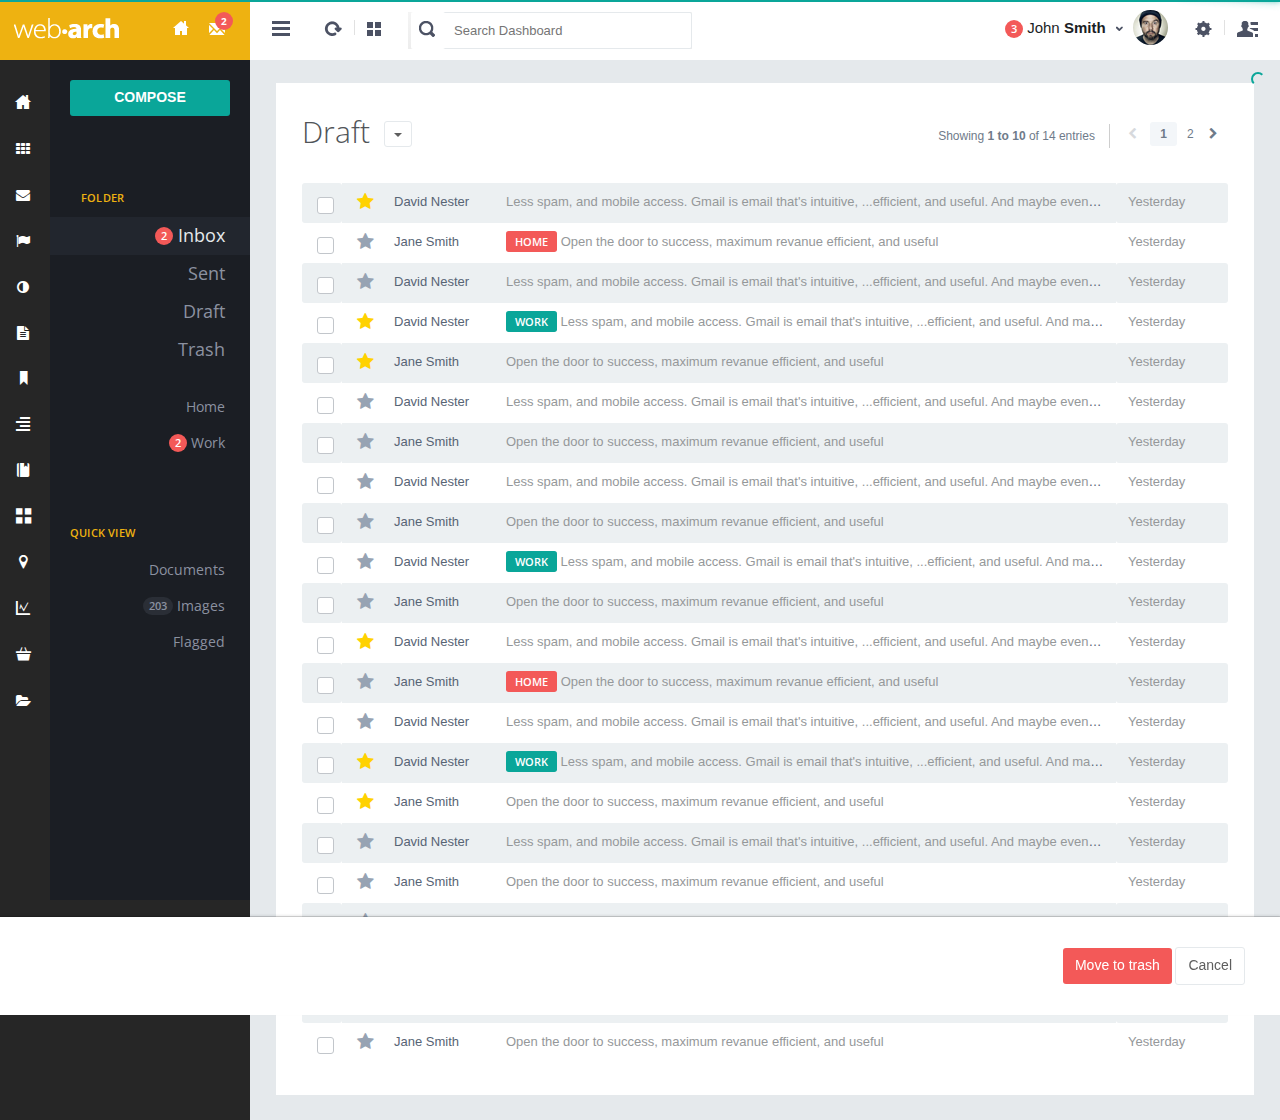
<file: draft.html>
<!DOCTYPE html>
<html>
<head>
<meta http-equiv="content-type" content="text/html;charset=UTF-8" />
<meta charset="utf-8" />
<title>Webarch - Responsive Admin Dashboard</title>
<meta name="viewport" content="width=device-width, initial-scale=1.0, maximum-scale=1.0, user-scalable=no" />
<meta content="" name="description" />
<meta content="" name="author" />

<!-- BEGIN PLUGIN CSS -->
<link href="assets/plugins/pace/pace-theme-flash.css" rel="stylesheet" type="text/css" media="screen"/>
<link href="assets/plugins/jquery-datatable/css/jquery.dataTables.css" rel="stylesheet" type="text/css"/>
<!-- END PLUGIN CSS -->

<!-- BEGIN CORE CSS FRAMEWORK -->
<link href="assets/plugins/boostrapv3/css/bootstrap.min.css" rel="stylesheet" type="text/css"/>
<link href="assets/plugins/boostrapv3/css/bootstrap-theme.min.css" rel="stylesheet" type="text/css"/>
<link href="assets/plugins/font-awesome/css/font-awesome.css" rel="stylesheet" type="text/css"/>
<link href="assets/css/animate.min.css" rel="stylesheet" type="text/css"/>
<link href="assets/plugins/jquery-scrollbar/jquery.scrollbar.css" rel="stylesheet" type="text/css"/>
<!-- END CORE CSS FRAMEWORK -->

<!-- BEGIN CSS TEMPLATE -->
<link href="assets/css/style.css" rel="stylesheet" type="text/css"/>
<link href="assets/css/responsive.css" rel="stylesheet" type="text/css"/>
<link href="assets/css/custom-icon-set.css" rel="stylesheet" type="text/css"/>
<!-- END CSS TEMPLATE -->

</head>
<!-- END HEAD -->

<!-- BEGIN BODY -->
<body class="inner-menu-always-open">
<!-- BEGIN HEADER -->
<div class="header navbar navbar-inverse "> 
  <!-- BEGIN TOP NAVIGATION BAR -->
  <div class="navbar-inner">
	<div class="header-seperation"> 
		<ul class="nav pull-left notifcation-center" id="main-menu-toggle-wrapper" style="display:none">	
		 <li class="dropdown"> <a id="main-menu-toggle" href="#main-menu"  class="" > <div class="iconset top-menu-toggle-white"></div> </a> </li>		 
		</ul>
      <!-- BEGIN LOGO -->	
      <a href="index.html"><img src="assets/img/logo.png" class="logo" alt=""  data-src="assets/img/logo.png" data-src-retina="assets/img/logo2x.png" width="106" height="21"/></a>
      <!-- END LOGO --> 
      <ul class="nav pull-right notifcation-center">	
        <li class="dropdown" id="header_task_bar"> <a href="index.html" class="dropdown-toggle active" data-toggle=""> <div class="iconset top-home"></div> </a> </li>
        <li class="dropdown" id="header_inbox_bar" > <a href="email.html" class="dropdown-toggle" > <div class="iconset top-messages"></div>  <span class="badge" id="msgs-badge">2</span> </a></li>
		<li class="dropdown" id="portrait-chat-toggler" style="display:none"> <a href="#sidr" class="chat-menu-toggle"> <div class="iconset top-chat-white "></div> </a> </li>        
      </ul>
      </div>
      <!-- END RESPONSIVE MENU TOGGLER --> 
      <div class="header-quick-nav" > 
      <!-- BEGIN TOP NAVIGATION MENU -->
	  <div class="pull-left"> 
        <ul class="nav quick-section">
          <li class="quicklinks"> <a href="#" class="" id="layout-condensed-toggle" >
            <div class="iconset top-menu-toggle-dark"></div>
            </a> </li>
        </ul>
        <ul class="nav quick-section">
          <li class="quicklinks"> <a href="#" class="" >
            <div class="iconset top-reload"></div>
            </a> </li>
          <li class="quicklinks"> <span class="h-seperate"></span></li>
          <li class="quicklinks"> <a href="#" class="" >
            <div class="iconset top-tiles"></div>
            </a> </li>
			<li class="m-r-10 input-prepend inside search-form no-boarder">
				<span class="add-on"> <span class="iconset top-search"></span></span>
				 <input name="" type="text"  class="no-boarder " placeholder="Search Dashboard" style="width:250px;">
			</li>
		  </ul>
	  </div>
	 <!-- END TOP NAVIGATION MENU -->
	 <!-- BEGIN CHAT TOGGLER -->
      <div class="pull-right"> 
		<div class="chat-toggler">	
				<a href="#" class="dropdown-toggle" id="my-task-list" data-placement="bottom"  data-content='' data-toggle="dropdown" data-original-title="Notifications">
					<div class="user-details"> 
						<div class="username">
							<span class="badge badge-important">3</span> 
							John <span class="bold">Smith</span>									
						</div>						
					</div> 
					<div class="iconset top-down-arrow"></div>
				</a>	
				<div id="notification-list" style="display:none">
					<div style="width:300px">
						  <div class="notification-messages info">
									<div class="user-profile">
										<img src="assets/img/profiles/d.jpg"  alt="" data-src="assets/img/profiles/d.jpg" data-src-retina="assets/img/profiles/d2x.jpg" width="35" height="35">
									</div>
									<div class="message-wrapper">
										<div class="heading">
											David Nester - Commented on your wall
										</div>
										<div class="description">
											Meeting postponed to tomorrow
										</div>
										<div class="date pull-left">
										A min ago
										</div>										
									</div>
									<div class="clearfix"></div>									
								</div>	
							<div class="notification-messages danger">
								<div class="iconholder">
									<i class="icon-warning-sign"></i>
								</div>
								<div class="message-wrapper">
									<div class="heading">
										Server load limited
									</div>
									<div class="description">
										Database server has reached its daily capicity
									</div>
									<div class="date pull-left">
									2 mins ago
									</div>
								</div>
								<div class="clearfix"></div>
							</div>	
							<div class="notification-messages success">
								<div class="user-profile">
									<img src="assets/img/profiles/h.jpg"  alt="" data-src="assets/img/profiles/h.jpg" data-src-retina="assets/img/profiles/h2x.jpg" width="35" height="35">
								</div>
								<div class="message-wrapper">
									<div class="heading">
										You haveve got 150 messages
									</div>
									<div class="description">
										150 newly unread messages in your inbox
									</div>
									<div class="date pull-left">
									An hour ago
									</div>									
								</div>
								<div class="clearfix"></div>
							</div>							
						</div>				
				</div>
				<div class="profile-pic"> 
					<img src="assets/img/profiles/avatar_small.jpg"  alt="" data-src="assets/img/profiles/avatar_small.jpg" data-src-retina="assets/img/profiles/avatar_small2x.jpg" width="35" height="35" /> 
				</div>       			
			</div>
		 <ul class="nav quick-section ">
			<li class="quicklinks"> 
				<a data-toggle="dropdown" class="dropdown-toggle  pull-right " href="#" id="user-options">						
					<div class="iconset top-settings-dark "></div> 	
				</a>
				<ul class="dropdown-menu  pull-right" role="menu" aria-labelledby="user-options">
                  <li><a href="user-profile.html"> My Account</a>
                  </li>
                  <li><a href="calender.html">My Calendar</a>
                  </li>
                  <li><a href="email.html"> My Inbox&nbsp;&nbsp;<span class="badge badge-important animated bounceIn">2</span></a>
                  </li>
                  <li class="divider"></li>                
                  <li><a href="login.html"><i class="fa fa-power-off"></i>&nbsp;&nbsp;Log Out</a></li>
               </ul>
			</li> 
			<li class="quicklinks"> <span class="h-seperate"></span></li> 
			<li class="quicklinks"> 	
			<a id="chat-menu-toggle" href="#sidr" class="chat-menu-toggle" ><div class="iconset top-chat-dark "><span class="badge badge-important hide" id="chat-message-count">1</span></div>
			</a> 
				<div class="simple-chat-popup chat-menu-toggle hide" >
					<div class="simple-chat-popup-arrow"></div><div class="simple-chat-popup-inner">
						 <div style="width:100px">
						 <div class="semi-bold">David Nester</div>
						 <div class="message">Hey you there </div>
						</div>
					</div>
				</div>
			</li> 
		</ul>
      </div>
	   <!-- END CHAT TOGGLER -->
      </div> 
      <!-- END TOP NAVIGATION MENU --> 
   
  </div>
  <!-- END TOP NAVIGATION BAR --> 
</div>
<!-- END HEADER --> 
<!-- BEGIN CONTAINER -->
<div class="page-container row-fluid"> 
<!-- BEGIN SIDEBAR -->
<div class="page-sidebar mini mini-mobile" id="main-menu" data-inner-menu="1">
 <div class="page-sidebar-wrapper scrollbar-dynamic" id="main-menu-wrappers">
  <!-- BEGIN MINI-PROFILE -->
   <div class="user-info-wrapper">	
	<div class="profile-wrapper">
		<img src="assets/img/profiles/avatar.jpg"  alt="" data-src="assets/img/profiles/avatar.jpg" data-src-retina="assets/img/profiles/avatar2x.jpg" width="69" height="69" />
	</div>
    <div class="user-info">
      <div class="greeting">Welcome</div>
      <div class="username">John <span class="semi-bold">Smith</span></div>
      <div class="status">Status<a href="#"><div class="status-icon green"></div>Online</a></div>
    </div>
   </div>
  <!-- END MINI-PROFILE -->
  
  <!-- BEGIN MINI-WIGETS -->

   <!-- END MINI-WIGETS -->
   
   <!-- BEGIN SIDEBAR MENU -->	
	<p class="menu-title">BROWSE <span class="pull-right"><a href="javascript:;"><i class="fa fa-refresh"></i></a></span></p>
      <ul>
        <li class="start "> <a href="index.html"> <i class="icon-custom-home"></i> <span class="title">Dashboard</span> <span class="selected"></span> <span class="arrow "></span> </a> 
		      <ul class="sub-menu">
            <li > <a href="dashboard_v1.html"> Dashboard v1 </a> </li>
            <li class=""> <a href="index.html "> Dashboard v2 <span class=" label label-info pull-right m-r-30">NEW</span></a></li>
          </ul>
		    </li>
        <li class=""> <a href="widgets.html"> <i class="fa fa-th"></i> <span class="title">Widgets</span> <span class="label label-important pull-right ">HOT</span></a> </li>
        <li class=""> <a href="email.html"> <i class="fa fa-envelope"></i> <span class="title">Email</span> <span class="badge badge-disable pull-right ">203</span></a> </li>
        <li class=""> <a href="../../frontend/index.html"> <i class="fa fa-flag"></i>  <span class="title">Frontend</span></a></li>
        <li class=""> <a href="javascript:;"> <i class="fa fa fa-adjust"></i> <span class="title">Themes</span> <span class="arrow "></span> </a>
            <ul class="sub-menu">
              <li > <a href="theme_coporate.html">Coporate </a> </li>
              <li > <a href="theme_simple.html">Simple</a> </li>
              <li > <a href="theme_elegant.html">Elegant</a> </li>
            </ul>
        </li>    
        <li class=""> <a href="javascript:;"> <i class="fa fa-file-text"></i> <span class="title">Layouts</span> <span class="arrow "></span> </a>
            <ul class="sub-menu">
              <li > <a href="layout_options.html"> Layout Options </a> </li>
              <li > <a href="boxed_layout.html">Boxed Layout </a> </li>
              <li > <a href="boxed_layout_v2.html">Inner Boxed Layout </a> </li>
              <li > <a href="extended_layout.html">Extended Layout</a> </li>
              <li > <a href="RTL.html">RTL Layout</a> </li>
              <li > <a href="horizontal_menu.html">Horizontal Menu</a> </li>
              <li > <a href="horizontal_menu_boxed.html">Horizontal Menu & Boxed</a> </li>               
            </ul>
        </li>         
        <li class=""> <a href="javascript:;"> <i class="icon-custom-ui"></i> <span class="title">UI Elements</span> <span class="arrow "></span> </a>
          <ul class="sub-menu">
            <li > <a href="typography.html"> Typography </a> </li>
            <li > <a href="messages_notifications.html"> Messages & Notifications </a> </li>
            <li > <a href="notifications.html"> Notifications </a> </li>
            <li > <a href="icons.html">Icons</a> </li>
            <li > <a href="buttons.html">Buttons</a> </li>
            <li > <a href="tabs_accordian.html"> Tabs & Accordions </a> </li>
            <li > <a href="sliders.html">Sliders</a> </li>
            <li > <a href="group_list.html">Group list </a> </li>
          </ul>
        </li>
        <li class=""> <a href="javascript:;"> <i class="icon-custom-form"></i> <span class="title">Forms</span> <span class="arrow "></span> </a>
          <ul class="sub-menu">
            <li > <a href="form_elements.html">Form Elements </a> </li>
            <li > <a href="form_validations.html">Form Validations</a> </li>
          </ul>
        </li>
        <li class=""> <a href="javascript:;"> <i class="icon-custom-portlets"></i> <span class="title">Grids</span> <span class="arrow "></span> </a>
          <ul class="sub-menu">
            <li > <a href="grids_simple.html">Simple Grids</a> </li>
            <li > <a href="grids_draggable.html">Draggable Grids </a> </li>
          </ul>
        </li>
        <li class=""> <a href="javascript:;"> <i class="icon-custom-thumb"></i> <span class="title">Tables</span> <span class="arrow "></span> </a>
          <ul class="sub-menu">
            <li > <a href="tables.html"> Basic Tables </a> </li>
            <li > <a href="datatables.html"> Data Tables </a> </li>
          </ul>
        </li>
        <li class=""> <a href="javascript:;"> <i class="icon-custom-map"></i> <span class="title">Maps</span> <span class="arrow "></span> </a>
          <ul class="sub-menu">
            <li > <a href="google_map.html"> Google Maps </a> </li>
            <li > <a href="vector_map.html"> Vector Maps </a> </li>
          </ul>
        </li>
        <li class=""> <a href="charts.html"> <i class="icon-custom-chart"></i> <span class="title">Charts</span> </a> </li>
        <li class=""> <a href="javascript:;"> <i class="icon-custom-extra"></i> <span class="title">Extra</span> <span class="arrow "></span> </a>
          <ul class="sub-menu">
            <li > <a href="user-profile.html"> User Profile </a> </li>
            <li > <a href="time_line.html"> Time line </a> </li>
            <li > <a href="support_ticket.html"> Support Ticket </a> </li>
            <li > <a href="gallery.html"> Gallery</a> </li>
            <li class=""><a href="calender.html"> Calendar</a> </li>
            <li > <a href="search_results.html"> Search Results </a> </li>
            <li > <a href="invoice.html"> Invoice </a> </li>
            <li > <a href="404.html"> 404 Page </a> </li>
            <li > <a href="500.html"> 500 Page </a> </li>
            <li > <a href="blank_template.html"> Blank Page </a> </li>
            <li > <a href="login.html"> Login </a> </li>
            <li > <a href="login_v2.html">Login v2</a> </li>
            <li > <a href="lockscreen.html"> Lockscreen </a> </li>
          </ul>
        </li>
        <li class=""> <a href="javascript:;"> <i class="fa fa-folder-open"></i> <span class="title">Menu Levels</span> <span class="arrow "></span> </a>
          <ul class="sub-menu">
            <li > <a href="javascript:;"> Level 1 </a> </li>
            <li > <a href="javascript:;"> <span class="title">Level 2</span> <span class="arrow "></span> </a>
              <ul class="sub-menu">
                <li > <a href="javascript:;"> Sub Menu </a> </li>
                <li > <a href="ujavascript:;"> Sub Menu </a> </li>
              </ul>
            </li>
          </ul>
        </li>
        <li class="hidden-lg hidden-md hidden-xs" id="more-widgets" > <a href="javascript:;"> <i class="fa fa-plus"></i></a>
          <ul class="sub-menu">
            <li class="side-bar-widgets">
              <p class="menu-title">FOLDER <span class="pull-right"><a href="#" class="create-folder"><i class="icon-plus"></i></a></span></p>
              <ul class="folders" >
                <li><a href="#">
                  <div class="status-icon green"></div>
                  My quick tasks </a> </li>
                <li><a href="#">
                  <div class="status-icon red"></div>
                  To do list </a> </li>
                <li><a href="#">
                  <div class="status-icon blue"></div>
                  Projects </a> </li>
                <li class="folder-input" style="display:none">
                  <input type="text" placeholder="Name of folder" class="no-boarder folder-name" name="" id="folder-name">
                </li>
              </ul>
              <p class="menu-title">PROJECTS </p>
              <div class="status-widget">
                <div class="status-widget-wrapper">
                  <div class="title">Freelancer<a href="#" class="remove-widget"><i class="icon-custom-cross"></i></a></div>
                  <p>Redesign home page</p>
                </div>
              </div>
              <div class="status-widget">
                <div class="status-widget-wrapper">
                  <div class="title">envato<a href="#" class="remove-widget"><i class="icon-custom-cross"></i></a></div>
                  <p>Statistical report</p>
                </div>
              </div>
            </li>
          </ul>
        </li>
      </ul>
	<div class="side-bar-widgets">
	<p class="menu-title">FOLDER <span class="pull-right"><a href="#" class="create-folder"> <i class="fa fa-plus"></i></a></span></p>
	<ul class="folders" >
		  <li><a href="#"><div class="status-icon green"></div> My quick tasks </a> </li>
		  <li><a href="#"><div class="status-icon red"></div> To do list </a> </li>
		  <li><a href="#"><div class="status-icon blue"></div> Projects </a> </li>
		  <li class="folder-input" style="display:none"><input type="text" placeholder="Name of folder" class="no-boarder folder-name" name="" ></li>
	</ul>
	<p class="menu-title">PROJECTS </p>
		<div class="status-widget">
			<div class="status-widget-wrapper">
				<div class="title">Freelancer<a href="#" class="remove-widget"><i class="icon-custom-cross"></i></a></div>
				<p>Redesign home page</p>
			</div>
		</div>
		<div class="status-widget">
			<div class="status-widget-wrapper">
				<div class="title">envato<a href="#" class="remove-widget"><i class="icon-custom-cross"></i></a></div>
				<p>Statistical report</p>
			</div>
		</div>
	</div>
	
	<div class="clearfix"></div>
    <!-- END SIDEBAR MENU --> 
 </div>

   <div class="inner-menu nav-collapse">   
    <div id="inner-menu">
        <div class="inner-wrapper" >    
          <a href="send_email.html" class="btn btn-block btn-primary" ><span class="bold">COMPOSE</span></a>
         </div>
         <div class="inner-menu-content">
          <p class="menu-title">FOLDER <span class="pull-right"><i class="icon-refresh"></i></span></p>
          </div>
         <ul class="big-items">
          <li class="active"><span class="badge badge-important">2</span><a href="email.html" > Inbox</a></li>
          <li><a href="sent.html">Sent</a></li>
          <li><a href="draft.html">Draft</a></li>
          <li><a href="trash.html">Trash</a></li>
         </ul>
        <ul class="small-items">
          <li class=""><a href="#" > Home</a></li>
          <li><span class="badge badge-important">2</span><a href="#"> Work</a></li>
         </ul>
        <div class="inner-wrapper" >            
          <p class="menu-title">QUICK VIEW</p>    
         </div>
        <ul class="small-items">
          <li class=""><a href="#"> Documents</a></li>
          <li class=""><span class=" badge badge-disable ">203</span><a href="#"> Images</a></li>
          <li class=""><a href="#"> Flagged</a></li>    
        </ul>
     </div> 
  </div>
 </div>
  <a href="#" class="scrollup">Scroll</a>
  <!-- END SIDEBAR --> 
  <!-- BEGIN PAGE -->
  <div class="page-content"> 
    <!-- BEGIN SAMPLE PORTLET CONFIGURATION MODAL FORM-->
    <div id="portlet-config" class="modal hide">
      <div class="modal-header">
        <button data-dismiss="modal" class="close" type="button"></button>
        <h3>Widget Settings</h3>
      </div>
      <div class="modal-body"> Widget settings form goes here </div>
    </div>
    <div class="clearfix"></div>

    <div class="content">    
	<div class="page-title" style="display:none"> <a href="#" id="btn-back"><i class="icon-custom-left"></i></a>
        <h3>Back- <span class="semi-bold">Draft</span></h3>
     </div>		
		<div class="row"  id="inbox-wrapper">
			<div class="col-md-12">
				<div class="row">
					<div class="col-md-12">
						 <div class="grid simple" >
							<div class="grid-body no-border email-body" style="min-height: 850px;">
							<br>
							 <div class="row-fluid" >
							 <div class="row-fluid dataTables_wrapper">
								<h2 class=" inline">Draft </h2>
								<div class="btn-group m-l-10 m-b-10">
									<a href="#" data-toggle="dropdown" class="btn btn-white btn-mini dropdown-toggle"><span class="caret single"></span></a>
									<ul class="dropdown-menu">
											  <li><a href="#">Action</a></li>
											  <li><a href="#">Another action</a></li>
											  <li><a href="#">Something else here</a></li>
											  <li class="divider"></li>
											  <li><a href="#">Separated link</a></li>
									</ul>
							     </div>
								<div class="pull-right margin-top-20">
									<div class="dataTables_paginate paging_bootstrap pagination">
										<ul>
											<li class="prev disabled"><a href="#"><i class="fa fa-chevron-left"></i></a></li>
											<li class="active"><a href="#">1</a></li><li><a href="#">2</a></li>
											<li class="next"><a href="#"><i class="fa fa-chevron-right"></i></a></li>
										</ul>
									</div>
									<div class="dataTables_info hidden-phone" id="example_info">Showing <b>1 to 10</b> of 14 entries</div></div>
									<div class="clearfix"></div>
								</div>
								
								<div id="email-list">									
								<table class="table table-striped table-fixed-layout table-hover" id="emails" > 
								  <thead>
									<tr>
									  <th class="small-cell"></th>
									  <th class="small-cell"></th>
									  <th class="medium-cell"></th>
									  <th ></th>
									  <th class="medium-cell"></th>
									</tr>
								  </thead>
								  <tbody>
									<tr >
									 <td  class="small-cell v-align-middle">
									  <div class="checkbox check-success ">
										<input id="checkbox8" type="checkbox" value="1" >
											<label for="checkbox8"></label>
										</div>
									</td>
									  <td  class="small-cell v-align-middle">
									   <div class="star">
										<input id="checkbox9" type="checkbox" value="1" checked >
											<label for="checkbox9"></label>
										</div>
									  </td>
									  <td  class="clickable v-align-middle">David Nester</td>
									  <td  class="clickable tablefull v-align-middle"><span class="muted">Less spam, and mobile access. Gmail is email that's intuitive, ...efficient, and useful. And maybe even fun.</span></td>
									  <td class="clickable"><span class="muted">Yesterday </span></td>
								   
									</tr>
									<tr >
									  <td  class="small-cell v-align-middle">
									  <div class="checkbox check-success ">
										<input id="checkbox10" type="checkbox" value="1" >
											<label for="checkbox10"></label>
										</div>
									</td>
									  <td  class="small-cell v-align-middle">
									   <div class="star">
										<input id="checkbox11" type="checkbox" value="1" >
											<label for="checkbox11"></label>
										</div>
									  </td>
									  <td  class="clickable v-align-middle">Jane Smith</td>
									  <td  class="clickable v-align-middle"><span class="label label-important">HOME</span>&nbsp;<span class="muted">Open the door to success, maximum revanue efficient, and useful</span></td>
									  <td class="clickable v-align-middle"><span class="muted">Yesterday </span></td>								     
									</tr>
									<tr >
									  <td  class="v-align-middle">
									  <div class="checkbox check-success ">
										<input id="checkbox12" type="checkbox" value="1" >
											<label for="checkbox12"></label>
										</div>
									</td>
									  <td  class="v-align-middle">
									   <div class="star">
										<input id="checkbox13" type="checkbox" value="1" >
											<label for="checkbox13"></label>
										</div>
									  </td>
									  <td  class="clickable v-align-middle">David Nester</td>
									  <td  class="clickable v-align-middle"><span class="muted">Less spam, and mobile access. Gmail is email that's intuitive, ...efficient, and useful. And maybe even fun.</span></td>
									  <td class="clickable"><span class="muted">Yesterday </span></td>
								     
									</tr>
									<tr >
									  <td  class="v-align-middle">
									  <div class="checkbox check-success ">
										<input id="checkbox14" type="checkbox" value="1" >
											<label for="checkbox14"></label>
										</div>
									</td>
									  <td  class="v-align-middle">
									   <div class="star">
										<input id="checkbox15" type="checkbox" value="1" checked>
											<label for="checkbox15"></label>
										</div>
									  </td>
									  <td  class="clickable v-align-middle">David Nester</td>
									  <td  class="clickable v-align-middle"><span class="muted"><span class="label label-success">WORK</span>&nbsp;Less spam, and mobile access. Gmail is email that's intuitive, ...efficient, and useful. And maybe even fun.</span></td>
									  <td class="clickable"><span class="muted">Yesterday </span></td>
								     
									</tr>
									<tr >
									  <td  class="v-align-middle">
									  <div class="checkbox check-success ">
										<input id="checkbox16" type="checkbox" value="1" >
											<label for="checkbox16"></label>
										</div>
									</td>
									  <td  class="v-align-middle">
									   <div class="star">
										<input id="checkbox17" type="checkbox" value="1" checked>
											<label for="checkbox17"></label>
										</div>
									  </td>
									  <td  class="clickable v-align-middle">Jane Smith</td>
									  <td  class="clickable v-align-middle"><span class="muted">Open the door to success, maximum revanue efficient, and useful</span></td>
									  <td class="clickable"><span class="muted">Yesterday </span></td>
								     
									</tr>									
									<tr >
									  <td  class="v-align-middle">
									  <div class="checkbox check-success ">
										<input id="checkbox18" type="checkbox" value="1" >
											<label for="checkbox18"></label>
										</div>
									</td>
									  <td  class="v-align-middle">
									   <div class="star">
										<input id="checkbox19" type="checkbox" value="1" >
											<label for="checkbox19"></label>
										</div>
									  </td>
									  <td  class="clickable v-align-middle">David Nester</td>
									  <td  class="clickable v-align-middle"><span class="muted">Less spam, and mobile access. Gmail is email that's intuitive, ...efficient, and useful. And maybe even fun.</span></td>
									  <td class="clickable"><span class="muted">Yesterday </span></td>								     
									</tr>
									<tr >
									 <td  class="v-align-middle">
									  <div class="checkbox check-success ">
										<input id="checkbox20" type="checkbox" value="1" >
											<label for="checkbox20"></label>
										</div>
									</td>
									  <td  class="v-align-middle">
									   <div class="star">
										<input id="checkbox51" type="checkbox" value="1" >
											<label for="checkbox51"></label>
										</div>
									  </td>
									  <td  class="clickable v-align-middle">Jane Smith</td>
									  <td  class="clickable v-align-middle"><span class="muted">Open the door to success, maximum revanue efficient, and useful</span></td>
									  <td class="clickable"><span class="muted">Yesterday </span></td>								     
									</tr>									
									<tr >
									<td  class="v-align-middle">
									  <div class="checkbox check-success ">
										<input id="checkbox22" type="checkbox" value="1" >
											<label for="checkbox22"></label>
										</div>
									</td>
									  <td  class="v-align-middle">
									   <div class="star">
										<input id="checkbox23" type="checkbox" value="1" >
											<label for="checkbox23"></label>
										</div>
									  </td>
									  <td  class="clickable v-align-middle">David Nester</td>
									  <td  class="clickable v-align-middle"><span class="muted">Less spam, and mobile access. Gmail is email that's intuitive, ...efficient, and useful. And maybe even fun.</span></td>
									  <td class="clickable"><span class="muted">Yesterday </span></td>								     
									</tr>
									<tr >
									 <td  class="v-align-middle">
									  <div class="checkbox check-success ">
										<input id="checkbox25" type="checkbox" value="1" >
											<label for="checkbox25"></label>
										</div>
									</td>
									  <td  class="v-align-middle"> 
									   <div class="star">
										<input id="checkbox26" type="checkbox" value="1" >
											<label for="checkbox26"></label>
										</div>
									  </td>
									  <td  class="clickable v-align-middle">Jane Smith</td>
									  <td  class="clickable v-align-middle"><span class="muted">Open the door to success, maximum revanue efficient, and useful</span></td>
									  <td class="clickable"><span class="muted">Yesterday </span></td>								     
									</tr>									
									<tr >
									  <td  class="v-align-middle">
									  <div class="checkbox check-success ">
										<input id="checkbox27" type="checkbox" value="1" >
											<label for="checkbox27"></label>
										</div>
									</td>
									  <td  class="v-align-middle">
									   <div class="star">
										<input id="checkbox28" type="checkbox" value="1" >
											<label for="checkbox28"></label>
										</div>
									  </td>
									  <td  class="clickable v-align-middle">David Nester</td>
									  <td  class="clickable v-align-middle"><span class="muted"><span class="label label-success">WORK</span>&nbsp;Less spam, and mobile access. Gmail is email that's intuitive, ...efficient, and useful. And maybe even fun.</span></td>
									  <td class="clickable"><span class="muted">Yesterday </span></td>
									</tr>
									<tr >
									  <td  class="v-align-middle">
									  <div class="checkbox check-success ">
										<input id="checkbox29" type="checkbox" value="1" >
											<label for="checkbox29"></label>
										</div>
									</td>
									  <td  class="v-align-middle">
									   <div class="star">
										<input id="checkbox30" type="checkbox" value="1" >
											<label for="checkbox30"></label>
										</div>
									  </td>
									  <td  class="clickable v-align-middle">Jane Smith</td>
									  <td  class="clickable v-align-middle"><span class="muted">Open the door to success, maximum revanue efficient, and useful</span></td>
									  <td class="clickable"><span class="muted">Yesterday </span></td>
									</tr>
									<tr >
									  <td  class="v-align-middle">
									  <div class="checkbox check-success ">
										<input id="checkbox52" type="checkbox" value="1" >
											<label for="checkbox52"></label>
										</div>
									</td>
									  <td  class="v-align-middle">
									   <div class="star">
										<input id="checkbox53" type="checkbox" value="1" checked >
											<label for="checkbox53"></label>
										</div>
									  </td>
									  <td  class="clickable v-align-middle">David Nester</td>
									  <td  class="clickable v-align-middle"><span class="muted">Less spam, and mobile access. Gmail is email that's intuitive, ...efficient, and useful. And maybe even fun.</span></td>
									  <td class="clickable"><span class="muted">Yesterday </span></td>
									</tr>
									<tr >
									 <td  class="v-align-middle">
									  <div class="checkbox check-success ">
										<input id="checkbox54" type="checkbox" value="1" >
											<label for="checkbox54"></label>
										</div>
									</td>
									  <td  class="v-align-middle">
									   <div class="star">
										<input id="checkbox55" type="checkbox" value="1" >
											<label for="checkbox55"></label>
										</div>
									  </td>
									  <td  class="clickable v-align-middle">Jane Smith</td>
									  <td  class="clickable v-align-middle"><span class="label label-important">HOME</span>&nbsp;<span class="muted">Open the door to success, maximum revanue efficient, and useful</span></td>
									  <td class="clickable"><span class="muted">Yesterday </span></td>
									</tr>
									<tr >
									  <td  class="v-align-middle">
									  <div class="checkbox check-success ">
										<input id="checkbox56" type="checkbox" value="1" >
											<label for="checkbox56"></label>
										</div>
									</td>
									  <td  class="v-align-middle">
									   <div class="star">
										<input id="checkbox57" type="checkbox" value="1" >
											<label for="checkbox57"></label>
										</div>
									  </td>
									  <td  class="clickable v-align-middle">David Nester</td>
									  <td  class="clickable v-align-middle"><span class="muted">Less spam, and mobile access. Gmail is email that's intuitive, ...efficient, and useful. And maybe even fun.</span></td>
									  <td class="clickable"><span class="muted">Yesterday </span></td>
									</tr>
									<tr >
									  <td  class="v-align-middle">
									  <div class="checkbox check-success ">
										<input id="checkbox58" type="checkbox" value="1" >
											<label for="checkbox58"></label>
										</div>
									</td>
									  <td  class="v-align-middle">
									   <div class="star">
										<input id="checkbox59" type="checkbox" value="1" checked>
											<label for="checkbox59"></label>
										</div>
									  </td>
									  <td  class="clickable v-align-middle ">David Nester</td>
									  <td  class="clickable v-align-middle"><span class="muted"><span class="label label-success">WORK</span>&nbsp;Less spam, and mobile access. Gmail is email that's intuitive, ...efficient, and useful. And maybe even fun.</span></td>
									  <td class="clickable"><span class="muted">Yesterday </span></td>
									</tr>
									<tr >
									  <td  class="v-align-middle">
									  <div class="checkbox check-success ">
										<input id="checkbox61" type="checkbox" value="1" >
											<label for="checkbox61"></label>
										</div>
									</td>
									  <td  class="v-align-middle">
									   <div class="star">
										<input id="checkbox80" type="checkbox" value="1" checked>
											<label for="checkbox80"></label>
										</div>
									  </td>
									  <td  class="clickable v-align-middle">Jane Smith</td>
									  <td  class="clickable v-align-middle"><span class="muted">Open the door to success, maximum revanue efficient, and useful</span></td>
									  <td class="clickable"><span class="muted">Yesterday </span></td>
									</tr>									
									<tr >
									  <td  class="v-align-middle">
									  <div class="checkbox check-success ">
										<input id="checkbox62" type="checkbox" value="1" >
											<label for="checkbox62"></label>
										</div>
									</td>
									  <td  class="v-align-middle">
									   <div class="star">
										<input id="checkbox63" type="checkbox" value="1" >
											<label for="checkbox63"></label>
										</div>
									  </td>
									  <td  class="clickable v-align-middle">David Nester</td>
									  <td  class="clickable v-align-middle"><span class="muted">Less spam, and mobile access. Gmail is email that's intuitive, ...efficient, and useful. And maybe even fun.</span></td>
									  <td class="clickable"><span class="muted">Yesterday </span></td>
									</tr>
									<tr >
									  <td  class="v-align-middle">
									  <div class="checkbox check-success ">
										<input id="checkbox64" type="checkbox" value="1" >
											<label for="checkbox64"></label>
										</div>
									</td>
									  <td  class="v-align-middle">
									   <div class="star">
										<input id="checkbox65" type="checkbox" value="1" >
											<label for="checkbox65"></label>
										</div>
									  </td>
									  <td  class="clickable v-align-middle">Jane Smith</td>
									  <td  class="clickable v-align-middle"><span class="muted">Open the door to success, maximum revanue efficient, and useful</span></td>
									  <td class="clickable"><span class="muted">Yesterday </span></td>
									</tr>								
									<tr >
									  <td  class="v-align-middle">
									  <div class="checkbox check-success ">
										<input id="checkbox66" type="checkbox" value="1" >
											<label for="checkbox66"></label>
										</div>
									</td>
									  <td  class="v-align-middle">
									   <div class="star">
										<input id="checkbox67" type="checkbox" value="1" >
											<label for="checkbox67"></label>
										</div>
									  </td>
									  <td  class="clickable v-align-middle">David Nester</td>
									  <td  class="clickable v-align-middle"><span class="muted">Less spam, and mobile access. Gmail is email that's intuitive, ...efficient, and useful. And maybe even fun.</span></td>
									  <td class="clickable"><span class="muted">Yesterday </span></td>
									</tr>
									<tr >
									  <td  class="v-align-middle">
									  <div class="checkbox check-success ">
										<input id="checkbox68" type="checkbox" value="1" >
											<label for="checkbox68"></label>
										</div>
									</td>
									  <td  class="v-align-middle">
									   <div class="star">
										<input id="checkbox69" type="checkbox" value="1" >
											<label for="checkbox69"></label>
										</div>
									  </td>
									  <td  class="clickable v-align-middle">Jane Smith</td>
									  <td  class="clickable v-align-middle"><span class="muted">Open the door to success, maximum revanue efficient, and useful</span></td>
									  <td class="clickable"><span class="muted">Yesterday </span></td>
									</tr>									
									<tr >
									  <td  class="v-align-middle">
									  <div class="checkbox check-success ">
										<input id="checkbox70" type="checkbox" value="1" >
											<label for="checkbox70"></label>
										</div>
									</td>
									  <td  class="v-align-middle">
									   <div class="star">
										<input id="checkbox71" type="checkbox" value="1" >
											<label for="checkbox71"></label>
										</div>
									  </td>
									  <td  class="clickable v-align-middle">David Nester</td>
									  <td  class="clickable v-align-middle"><span class="muted"><span class="label label-success">WORK</span>&nbsp;Less spam, and mobile access. Gmail is email that's intuitive, ...efficient, and useful. And maybe even fun.</span></td>
									  <td class="clickable"><span class="muted">Yesterday </span></td>
									</tr>
									<tr >
									  <td  class="v-align-middle">
									  <div class="checkbox check-success ">
										<input id="checkbox72" type="checkbox" value="1" >
											<label for="checkbox72"></label>
										</div>
									</td>
									  <td  class="v-align-middle">
									   <div class="star">
										<input id="checkbox73" type="checkbox" value="1" >
											<label for="checkbox73"></label>
										</div>
									  </td>
									  <td  class="clickable v-align-middle">Jane Smith</td>
									  <td  class="clickable v-align-middle"><span class="muted">Open the door to success, maximum revanue efficient, and useful</span></td>
									  <td class="clickable"><span class="muted">Yesterday </span></td>
									</tr>			
								</tbody>
								</table>
							 </div>	
							 </div>							
							</div>
							</div>	
						</div>
					</div>
				</div>	
		</div>
		<div class="row">
			<div class="col-md-12" id="preview-email-wrapper" style="display:none">
				<div class="row">
					<div class="col-md-12">
						 <div class="grid simple">
						 	<div class="grid-title no-border">
								<h4></h4>
								<div class="tools">
									<a href="javascript:;" class="remove"></a>
								</div>
							</div>
							<div class="grid-body no-border" style="min-height: 850px;">
								<div class="" >
									<h1 id="emailheading">Meeting</h1>
									<br>
									<div class="control">									
										<div class="pull-left">
										<div class="btn-group">
										<a href="#" data-toggle="dropdown" class="btn btn-mini dropdown-toggle">
										David Nester
										<span class="caret"></span>
										</a>
										<ul class="dropdown-menu">
											  <li><a href="#">Action</a></li>
											  <li><a href="#">Another action</a></li>
											  <li><a href="#">Something else here</a></li>
											  <li class="divider"></li>
											  <li><a href="#">Separated link</a></li>
										</ul>
									</div>
										<label class="inline"><span class="muted">&nbsp;&nbsp;to</span> <span class="bold small-text">johnsmith@skyace.com</span></label>
										</div>
										<div class="pull-right">
											<span class="muted small-text">August 5 2013 11.30PM</span>
										</div>
										<div class="clearfix"></div>
									</div>	
									<br>
									<div class="email-body">
										<p>Thank you for taking the time to meet with me and other representatives of the last week regarding the challenges facing public transportation, especially. We enjoyed meeting with you and . I’m glad we had the opportunity to discuss an issue that affects so many people in [city/state/community]. We especially appreciate your commitment to [describe any commitment made by the official].
										The [coalition name] believes that public transportation is vital to quality of life of our community. As we discussed …
										Our coalition would greatly appreciate your support  in ensuring that public transportation is widely available to all who need it – especially the people living in . On behalf of all our members and the thousands of citizens they represent, I want to thank you for taking the time out of your busy schedule to discuss this important matter.
										</p>
									</div>						
								</div>							
							</div>
							</div>	
						</div>
				</div>
			</div>		
		</div>
 <div class="clearfix"></div>
  </div>
   <div class="clearfix"></div>
	<div class="admin-bar" id="quick-access" style="display:">
		<div class="admin-bar-inner">
		
			<button class="btn btn-danger  btn-add" type="button"><i class="icon-trash"></i> Move to trash</button>
			<button class="btn btn-white  btn-cancel" type="button">Cancel</button>
		</div>
	</div> 
  <!-- END PAGE --> 
</div>
<!-- BEGIN CHAT --> 
<div class="chat-window-wrapper">
	<div id="main-chat-wrapper" class="inner-content">
        <div class="chat-window-wrapper scroller scrollbar-dynamic" id="chat-users" >
            <div class="chat-header">	
            <div class="pull-left">
                <input type="text" placeholder="search">
            </div>		
                <div class="pull-right">
                    <a href="#" class="" ><div class="iconset top-settings-dark "></div> </a>
                </div>			
            </div>	
            <div class="side-widget">
               <div class="side-widget-title">group chats</div>
                <div class="side-widget-content">
                 <div id="groups-list">
                    <ul class="groups" >
                        <li><a href="#"><div class="status-icon green"></div>Office work</a></li>
                        <li><a href="#"><div class="status-icon green"></div>Personal vibes</a></li>
                    </ul>
                </div>
                </div>
            </div>
            <div class="side-widget fadeIn">
               <div class="side-widget-title">favourites</div>
               <div id="favourites-list">
                <div class="side-widget-content" >
                    <div class="user-details-wrapper active" data-chat-status="online" data-chat-user-pic="assets/img/profiles/d.jpg" data-chat-user-pic-retina="assets/img/profiles/d2x.jpg" data-user-name="Jane Smith">
                        <div class="user-profile">
                            <img src="assets/img/profiles/d.jpg"  alt="" data-src="assets/img/profiles/d.jpg" data-src-retina="assets/img/profiles/d2x.jpg" width="35" height="35">
                        </div>
                        <div class="user-details">
                            <div class="user-name">
                            Jane Smith
                            </div>
                            <div class="user-more">
                            Hello you there?
                            </div>
                        </div>
                        <div class="user-details-status-wrapper">
                            <span class="badge badge-important">3</span>
                        </div>
                        <div class="user-details-count-wrapper">
                            <div class="status-icon green"></div>
                        </div>
                        <div class="clearfix"></div>
                    </div>	
                    <div class="user-details-wrapper" data-chat-status="busy" data-chat-user-pic="assets/img/profiles/d.jpg" data-chat-user-pic-retina="assets/img/profiles/d2x.jpg" data-user-name="David Nester">
                        <div class="user-profile">
                            <img src="assets/img/profiles/c.jpg"  alt="" data-src="assets/img/profiles/c.jpg" data-src-retina="assets/img/profiles/c2x.jpg" width="35" height="35">
                        </div>
                        <div class="user-details">
                            <div class="user-name">
                            David Nester
                            </div>
                            <div class="user-more">
                            Busy, Do not disturb
                            </div>
                        </div>
                        <div class="user-details-status-wrapper">
                            <div class="clearfix"></div>
                        </div>
                        <div class="user-details-count-wrapper">
                            <div class="status-icon red"></div>
                        </div>
                        <div class="clearfix"></div>
                    </div>					
                </div>
                </div>
            </div>
            <div class="side-widget">
               <div class="side-widget-title">more friends</div>
                 <div class="side-widget-content" id="friends-list">
                    <div class="user-details-wrapper" data-chat-status="online" data-chat-user-pic="assets/img/profiles/d.jpg" data-chat-user-pic-retina="assets/img/profiles/d2x.jpg" data-user-name="Jane Smith">
                        <div class="user-profile">
                            <img src="assets/img/profiles/d.jpg"  alt="" data-src="assets/img/profiles/d.jpg" data-src-retina="assets/img/profiles/d2x.jpg" width="35" height="35">
                        </div>
                        <div class="user-details">
                            <div class="user-name">
                            Jane Smith
                            </div>
                            <div class="user-more">
                            Hello you there?
                            </div>
                        </div>
                        <div class="user-details-status-wrapper">

                        </div>
                        <div class="user-details-count-wrapper">
                            <div class="status-icon green"></div>
                        </div>
                        <div class="clearfix"></div>
                    </div>	
                    <div class="user-details-wrapper" data-chat-status="busy" data-chat-user-pic="assets/img/profiles/d.jpg" data-chat-user-pic-retina="assets/img/profiles/d2x.jpg" data-user-name="David Nester">
                        <div class="user-profile">
                            <img src="assets/img/profiles/h.jpg"  alt="" data-src="assets/img/profiles/h.jpg" data-src-retina="assets/img/profiles/h2x.jpg" width="35" height="35">
                        </div>
                        <div class="user-details">
                            <div class="user-name">
                            David Nester
                            </div>
                            <div class="user-more">
                            Busy, Do not disturb
                            </div>
                        </div>
                        <div class="user-details-status-wrapper">
                            <div class="clearfix"></div>
                        </div>
                        <div class="user-details-count-wrapper">
                            <div class="status-icon red"></div>
                        </div>
                        <div class="clearfix"></div>
                    </div>		
                    <div class="user-details-wrapper" data-chat-status="online" data-chat-user-pic="assets/img/profiles/d.jpg" data-chat-user-pic-retina="assets/img/profiles/d2x.jpg" data-user-name="Jane Smith">
                        <div class="user-profile">
                            <img src="assets/img/profiles/c.jpg"  alt="" data-src="assets/img/profiles/c.jpg" data-src-retina="assets/img/profiles/c2x.jpg" width="35" height="35">
                        </div>
                        <div class="user-details">
                            <div class="user-name">
                            Jane Smith
                            </div>
                            <div class="user-more">
                            Hello you there?
                            </div>
                        </div>
                        <div class="user-details-status-wrapper">

                        </div>
                        <div class="user-details-count-wrapper">
                            <div class="status-icon green"></div>
                        </div>
                        <div class="clearfix"></div>
                    </div>	
                    <div class="user-details-wrapper" data-chat-status="busy" data-chat-user-pic="assets/img/profiles/d.jpg" data-chat-user-pic-retina="assets/img/profiles/d2x.jpg" data-user-name="David Nester">
                        <div class="user-profile">
                            <img src="assets/img/profiles/h.jpg"  alt="" data-src="assets/img/profiles/h.jpg" data-src-retina="assets/img/profiles/h2x.jpg" width="35" height="35">
                        </div>
                        <div class="user-details">
                            <div class="user-name">
                            David Nester
                            </div>
                            <div class="user-more">
                            Busy, Do not disturb
                            </div>
                        </div>
                        <div class="user-details-status-wrapper">
                            <div class="clearfix"></div>
                        </div>
                        <div class="user-details-count-wrapper">
                            <div class="status-icon red"></div>
                        </div>
                        <div class="clearfix"></div>
                    </div>				
                </div>		
            </div>
        </div>

        <div class="chat-window-wrapper" id="messages-wrapper" style="display:none">
        <div class="chat-header">	
            <div class="pull-left">
                <input type="text" placeholder="search">
            </div>		
                <div class="pull-right">
                    <a href="#" class="" ><div class="iconset top-settings-dark "></div> </a>
                </div>					
            </div>
        <div class="clearfix"></div>	
        <div class="chat-messages-header">
        <div class="status online"></div><span class="semi-bold">Jane Smith(Typing..)</span>
        <a href="#" class="chat-back"><i class="icon-custom-cross"></i></a>
        </div>
        <div class="chat-messages scrollbar-dynamic clearfix">
            <div class="inner-scroll-content clearfix">
            <div class="sent_time">Yesterday 11:25pm</div>
            <div class="user-details-wrapper " >
                <div class="user-profile">
                    <img src="assets/img/profiles/d.jpg"  alt="" data-src="assets/img/profiles/d.jpg" data-src-retina="assets/img/profiles/d2x.jpg" width="35" height="35">
                </div>
                <div class="user-details">
                  <div class="bubble">	
                        Hello, You there?
                   </div>
                </div>					
                <div class="clearfix"></div>
               <div class="sent_time off">Yesterday 11:25pm</div>
            </div>		
            <div class="user-details-wrapper ">
                <div class="user-profile">
                    <img src="assets/img/profiles/d.jpg"  alt="" data-src="assets/img/profiles/d.jpg" data-src-retina="assets/img/profiles/d2x.jpg" width="35" height="35">
                </div>
                <div class="user-details">
                  <div class="bubble">	
                        How was the meeting?
                   </div>
                </div>					
                <div class="clearfix"></div>
                <div class="sent_time off">Yesterday 11:25pm</div>
            </div>
            <div class="user-details-wrapper ">
                <div class="user-profile">
                    <img src="assets/img/profiles/d.jpg"  alt="" data-src="assets/img/profiles/d.jpg" data-src-retina="assets/img/profiles/d2x.jpg" width="35" height="35">
                </div>
                <div class="user-details">
                  <div class="bubble">	
                        Let me know when you free
                   </div>
                </div>					
                <div class="clearfix"></div>
                <div class="sent_time off">Yesterday 11:25pm</div>
            </div>
            <div class="sent_time ">Today 11:25pm</div>
            <div class="user-details-wrapper pull-right">
                <div class="user-details">
                  <div class="bubble sender">	
                        Let me know when you free
                   </div>
                </div>					
                <div class="clearfix"></div>
                <div class="sent_time off">Sent On Tue, 2:45pm</div>
            </div>		
        </div>
        </div>
        <div class="chat-input-wrapper" style="display:none">
            <textarea id="chat-message-input" rows="1" placeholder="Type your message"></textarea>
        </div>
        <div class="clearfix"></div>
        </div>
    </div>
</div>
<!-- END CHAT -->
</div>
<!-- END CONTAINER --> 
<script src="assets/plugins/jquery-1.8.3.min.js" type="text/javascript"></script> 
<script src="assets/plugins/jquery-ui/jquery-ui-1.10.1.custom.min.js" type="text/javascript"></script> 
<script src="assets/plugins/boostrapv3/js/bootstrap.min.js" type="text/javascript"></script> 
<script src="assets/plugins/breakpoints.js" type="text/javascript"></script> 
<script src="assets/plugins/jquery-unveil/jquery.unveil.min.js" type="text/javascript"></script> 
<!-- END CORE JS FRAMEWORK --> 
<!-- BEGIN PAGE LEVEL JS --> 	
<script src="assets/plugins/pace/pace.min.js" type="text/javascript"></script>
<script src="assets/plugins/jquery-scrollbar/jquery.scrollbar.min.js" type="text/javascript"></script>
<script src="assets/plugins/jquery-numberAnimate/jquery.animateNumbers.js" type="text/javascript"></script> 
<!-- END PAGE LEVEL PLUGINS --> 	
<script src="assets/js/email_comman.js" type="text/javascript"></script> 
<!-- BEGIN CORE TEMPLATE JS --> 
<script src="assets/js/core.js" type="text/javascript"></script> 
<script src="assets/js/chat.js" type="text/javascript"></script> 
<script src="assets/js/demo.js" type="text/javascript"></script> 
<!-- END CORE TEMPLATE JS --> 
<!-- END JAVASCRIPTS -->
</body>
</html>
</file>
<file: assets/plugins/pace/pace-theme-flash.css>
.pace {
  -webkit-pointer-events: none;
  pointer-events: none;
  -webkit-user-select: none;
  -moz-user-select: none;
  user-select: none;
}

.pace-inactive {
  display: none;
}

.pace .pace-progress {
  background: #0aa699;
  position: fixed;
  z-index: 2000;
  top: 0;
  left: 0;
  height: 2px;

  -webkit-transition: width 1s;
  -moz-transition: width 1s;
  -o-transition: width 1s;
  transition: width 1s;
}

.pace .pace-progress-inner {
  display: block;
  position: absolute;
  right: 0px;
  width: 100px;
  height: 100%;
  box-shadow: 0 0 10px #0aa699, 0 0 5px #0aa699;
  opacity: 1.0;
  -webkit-transform: rotate(3deg) translate(0px, -4px);
  -moz-transform: rotate(3deg) translate(0px, -4px);
  -ms-transform: rotate(3deg) translate(0px, -4px);
  -o-transform: rotate(3deg) translate(0px, -4px);
  transform: rotate(3deg) translate(0px, -4px);
}

.pace .pace-activity {
  display: block;
  position: fixed;
  z-index: 2000;
  top: 15px;
  right: 15px;
  width: 14px;
  height: 14px;
  border: solid 2px transparent;
  border-top-color: #0aa699;
  border-left-color: #0aa699;
  border-radius: 10px;
  -webkit-animation: pace-spinner 400ms linear infinite;
  -moz-animation: pace-spinner 400ms linear infinite;
  -ms-animation: pace-spinner 400ms linear infinite;
  -o-animation: pace-spinner 400ms linear infinite;
  animation: pace-spinner 400ms linear infinite;
}

@-webkit-keyframes pace-spinner {
  0% { -webkit-transform: rotate(0deg); transform: rotate(0deg); }
  100% { -webkit-transform: rotate(360deg); transform: rotate(360deg); }
}
@-moz-keyframes pace-spinner {
  0% { -moz-transform: rotate(0deg); transform: rotate(0deg); }
  100% { -moz-transform: rotate(360deg); transform: rotate(360deg); }
}
@-o-keyframes pace-spinner {
  0% { -o-transform: rotate(0deg); transform: rotate(0deg); }
  100% { -o-transform: rotate(360deg); transform: rotate(360deg); }
}
@-ms-keyframes pace-spinner {
  0% { -ms-transform: rotate(0deg); transform: rotate(0deg); }
  100% { -ms-transform: rotate(360deg); transform: rotate(360deg); }
}
@keyframes pace-spinner {
  0% { transform: rotate(0deg); transform: rotate(0deg); }
  100% { transform: rotate(360deg); transform: rotate(360deg); }
}
</file>
<file: assets/css/style.css>
@import url(http://fonts.googleapis.com/css?family=Open+Sans:400,300,600,700);
/*!
* direction.less v0.1.0
*/
:-moz-placeholder {
  color: '#333843';
}
::-moz-placeholder {
  color: '#333843';
  opacity: 0.5;
}
:-ms-input-placeholder {
  color: '#333843';
}
::-webkit-input-placeholder {
  color: '#333843';
}
.placeholder {
  color: '#333843';
}
html {
  font-size: 100%;
  height: 100%;
}
body {
  direction: ltr;
  background-color: #262626;
  color: #6f7b8a;
  font-family: 'Arial';
  font-size: 13px;
  padding: 0px !important;
  margin: 0px !important;
  line-height: 1.5;
  font-style: normal;
  font-weight: normal;
  height: 100%;
}
body.condense-menu .header-seperation {
  display: none;
}
body.condense-menu .page-content {
  margin-left: 50px;
}
body.condense-menu .footer-widget {
  display: none;
}
body.condense-menu .scrollup {
  left: 34px;
}
body.hide-top-content-header .header {
  width: auto;
}
body.hide-top-content-header .header-quick-nav {
  display: none;
}
body.hide-top-content-header .page-content .content {
  padding-top: 25px;
}
body.hide-top-content-header .page-sidebar.mini .page-sidebar-wrapper > ul {
  padding: 0;
}
body.hide-sidebar .header-seperation {
  display: none;
}
body.hide-sidebar .page-sidebar {
  display: none;
}
body.hide-sidebar .page-content {
  margin-left: 0;
}
body.hide-sidebar .scrollup {
  left: 34px;
}
body.menu-non-fixed .page-sidebar {
  position: absolute;
}
body.right-side-bar .page-content {
  margin-right: 250px;
  margin-left: 0;
}
body.right-side-bar .page-content.condensed {
  margin-left: 0;
  margin-right: 50px;
}
body.right-side-bar .page-sidebar {
  right: 0;
}
body.right-side-bar .header .header-seperation {
  float: right;
}
body.right-side-bar .footer-widget {
  right: 0;
}
body.bottom-header .header {
  bottom: 0;
}
body.bottom-header .page-content .content {
  padding-top: 25px;
  padding-bottom: 83px;
}
body.open-menu-right-desktop .page-container {
  position: relative;
  left: -260px;
}
body.open-menu-right-desktop .header {
  left: -260px;
}
body.open-menu-right-desktop .fonter-widget {
  display: none;
}
body.modal-open .page-container {
  position: inherit;
}
body.modal-open .page-content {
  position: inherit;
}
body.modal-open .chat-window-wrapper {
  display: none;
}
.navbar,
.navbar-inverse {
  background-color: transparent;
  background-image: none;
  border: none;
  border-radius: 0px;
}
.navbar .nav > li > .dropdown-menu::before {
  position: absolute;
  top: -7px;
  right: 9px;
  display: inline-block;
  border-right: 7px solid transparent;
  border-bottom: 7px solid #CCC;
  border-left: 7px solid transparent;
  border-bottom-color: rgba(0, 0, 0, 0.2);
  content: '';
}
.navbar .nav > li > .dropdown-menu::after {
  position: absolute;
  top: -6px;
  right: 10px;
  display: inline-block;
  border-right: 6px solid transparent;
  border-bottom: 6px solid white;
  border-left: 6px solid transparent;
  content: '';
}
.navbar .notifications {
  background-color: #1B1E24;
  display: block;
  float: left;
  left: 0;
  margin: 0 10px 0 0;
  padding-top: 5px;
  position: relative;
}
.header-seperation {
  background-color: #eeb211;
}
.header {
  -webkit-transition: -webkit-transform 0.3s ease, left 0.3s ease, right 0.3s ease;
  transition: transform 0.3s ease,left  0.3s ease, right  0.3s ease;
  padding: 0 !important;
  margin: 0 !important;
  position: fixed;
  width: 100%;
  z-index: 999;
  min-height: 60px;
  left: 0;
  -webkit-backface-visibility: hidden;
}
.header .navbar-inner {
  background-image: none !important;
  background-color: #ffffff !important;
  width: 100%;
  margin: 0;
  border: 0px;
  padding: 0px;
  box-shadow: none;
  border-radius: 0px;
}
.header .navbar-inner [class*="span"] {
  min-height: 58px !important;
}
.header .btn-navbar {
  background-color: #1f1f1f !important;
  margin-bottom: 0px;
  padding-right: 0px;
  padding-top: 10px;
  padding-bottom: 6px;
  background-image: none;
  box-shadow: none;
  color: #ffffff;
  border: 0;
}
.header .btn-navbar:hover {
  text-decoration: none;
}
.header .nav {
  display: block;
}
.header .nav li.dropdown .dropdown-toggle i {
  color: #eff4f8 !important;
}
.header .nav li.dropdown.user .dropdown-toggle i {
  display: inline-block;
  margin-top: 5px;
  margin: 0;
  font-size: 16px;
  color: #808080 !important;
}
.header .nav > li {
  margin: 0px;
  padding: 0px;
  text-align: center;
  display: inline-block;
  float: left;
}
.header .nav > li.dropdown .dropdown-toggle {
  margin: 0px;
}
.header .nav > li.dropdown .dropdown-toggle i {
  font-size: 15px;
  margin-left: auto;
  margin-right: auto;
}
.header .nav > li.dropdown .dropdown-toggle .badge {
  position: absolute;
  font-size: 10px !important;
  font-weight: 700;
  top: 0px;
  right: 2px;
  text-align: center;
  background-color: #f35958;
  padding: 4px 6px;
  -webkit-border-radius: 12px !important;
  -moz-border-radius: 12px !important;
  border-radius: 12px !important;
  text-shadow: none !important;
  color: #ffffff;
}
.header .nav > li.dropdown .active {
  background-color: #eeb211;
  color: #262626;
}
.header .nav > li.dropdown.user .dropdown-toggle {
  padding: 8px 4px 7px 9px;
}
.header .nav > li.dropdown.user .dropdown-toggle:hover {
  text-decoration: none;
}
.header .nav > li.quicklinks i {
  display: inline-block;
  margin-top: 5px;
  margin: 0;
  font-size: 14px;
  color: #656565 !important;
}
.header .nav > li.quicklinks > a {
  padding: 4px 2px !important;
}
.header .nav .h-seperate {
  height: 6px;
  width: 2px;
  margin: 0px 10px 0px 10px;
  border-left: 1px solid #e1e1e1;
  display: inline;
  position: relative;
  top: 2px;
}
.header .nav .dropdown-menu {
  margin-top: 3px;
}
.header .header-seperation {
  width: 250px;
  display: block;
  float: left;
  height: 60px;
}
.header .header-seperation .notifcation-center {
  margin-right: 15px !important;
}
.header .header-quick-nav {
  padding-right: 10px;
  height: 60px;
  -webkit-transition-duration: 1;
  -moz-transition-duration: 1s;
  transition-duration: 1s;
  transition-timing-function: ease-in-out;
  -webkit-transition-property: -webkit-transform, opacity;
  -moz-transition-property: -moz-transform, opacity;
  transition-property: transform, opacity;
}
.header .header-quick-nav input {
  height: 12px !important;
}
.header .notifcation-center {
  background-color: #eeb211;
  margin-top: 12px;
  margin-right: 15px !important;
  display: inline-flex;
  display: -ms-flexbox;
  direction: ltr;
}
.header .notifcation-center li {
  min-width: 30px !important;
}
.header .notifcation-center li a {
  padding: 10px !important;
  min-height: 17.5px;
}
.header .notifcation-center li a i {
  font-size: 13px !important;
}
.header a {
  text-decoration: none;
}
.header .chat-toggler {
  position: relative;
  top: 10px;
  margin-right: 5px;
  display: inline-block;
  float: left;
  min-width: 163px;
}
.header .chat-toggler .user-details {
  display: inline-block;
  float: left;
  line-height: 35px;
}
.header .chat-toggler .user-details .username a {
  color: #1b1e24;
  font-size: 15px;
}
.header .chat-toggler .user-details .company a {
  color: #8b8f92;
  font-weight: 400;
  text-align: right;
  font-size: 12px;
}
.header .chat-toggler .iconset {
  display: inline-block;
  float: left;
  margin: 15px 10px;
}
.header .chat-toggler .profile-pic {
  border-radius: 100px 100px 100px 100px;
  display: inline-block;
  height: 35px;
  overflow: hidden;
  width: 35px;
  float: left;
}
.header .chat-toggler a {
  color: #1b1e24;
  font-size: 15px;
  display: inline-block;
  float: left;
}
.header .chat-toggler > i {
  color: #808080;
  text-align: right;
  font-size: 20px;
  position: relative;
  padding: 8px;
  top: 8px;
}
.header .chat-toggler .message-count {
  display: inline-block;
  float: left;
}
.header .chat-toggler .message-count .badge {
  position: absolute;
  float: left;
  right: 0;
  top: 0;
}
.header .chat-message-preview {
  border-left: 1px solid #e5e9ec;
  border-right: 1px solid #e5e9ec;
  padding: 4px 15px;
  margin-right: 12px;
}
.header .chat-message-preview .user-details {
  display: inline-block;
  float: left;
}
.header .chat-message-preview .user-details .username a {
  color: #22262e;
  font-weight: 600;
  text-align: right;
}
.header .chat-message-preview .profile-pic {
  border-radius: 100px 100px 100px 100px;
  display: inline-block;
  float: left;
  height: 35px;
  overflow: hidden;
  width: 35px;
  margin-left: 10px;
}
.header .chat-message-preview a {
  color: #6F7B8A;
}
.header .chat-message-preview .chat-message {
  color: #8b8f92;
  background-color: #e5e9ec;
  padding: 5px;
  font-size: 12px;
  border-radius: 3px;
}
.header .quick-section {
  margin-left: 20px;
  margin-top: 16px;
  margin-right: 10px;
  display: inline-block;
  float: left;
  direction: ltr;
}
.header .search-form {
  display: inline-block;
  float: left;
  margin-left: 25px !important;
  top: -4.5px;
  position: relative;
}
.header .popover-title {
  border-bottom: 0px;
  padding-top: 14px;
}
.menu-title {
  color: #eeb211;
  font-size: 10.5px;
  padding-left: 31px;
  padding-right: 31px;
  padding-top: 25px;
  text-transform: uppercase;
  font-weight: 600;
  letter-spacing: 0.2px;
}
.menu-title a {
  color: #eeb211;
}
.menu-title a:hover {
  text-decoration: none;
}
.menu-title i {
  font-size: 10px;
  font-weight: normal;
}
.page-sidebar {
  background-color: #262626 !important;
  height: 100%;
  font-family: 'Open Sans';
  -webkit-backface-visibility: hidden;
  -webkit-transition: -webkit-transform 0.3s ease;
  transition: transform 0.3s ease;
}
.page-sidebar.full-length {
  padding-bottom: 57px;
}
.page-sidebar .outer-tab-nav-section {
  display: inline-block;
  width: 45px;
  position: absolute;
  height: 100%;
  background-color: #262626 !important;
}
.page-sidebar .inner-menu {
  display: inline-block;
  width: 200px;
}
.page-sidebar .inner-menu ul {
  width: 200px;
}
.page-sidebar .page-sidebar-wrapper {
  position: relative;
  overflow-y: auto;
}
.page-sidebar .page-sidebar-wrapper > ul {
  list-style: none;
  margin: 0;
  padding: 0;
}
.page-sidebar .page-sidebar-wrapper > ul > li {
  display: block;
  margin: 0;
  padding: 0;
  border: 0px;
}
.page-sidebar .page-sidebar-wrapper > ul > li > a {
  color: #eeb211;
  display: block;
  position: relative;
  margin: 0;
  border: 0px;
  padding: 11.5px 31px 11.5px 31px;
  text-decoration: none;
  font-size: 14px;
  font-weight: normal;
}
.page-sidebar .page-sidebar-wrapper > ul > li > a.open {
  background: #313131;
}
.page-sidebar .page-sidebar-wrapper > ul > li > a i {
  font-size: 14px;
  margin-right: 5px;
  text-shadow: none;
}
.page-sidebar .page-sidebar-wrapper > ul > li > a > .arrow.open:before {
  float: right;
  margin-top: 1px;
  margin-right: 3px;
  display: inline;
  font-family: FontAwesome;
  height: auto;
  font-size: 16px;
  content: "\f107";
  font-weight: 300;
  text-shadow: none;
}
.page-sidebar .page-sidebar-wrapper > ul > li:last-child > a {
  border-bottom: 1px solid transparent !important;
}
.page-sidebar .page-sidebar-wrapper > ul > li a i {
  color: #eeb211;
  width: 20px;
  text-align: center;
  display: inline-block;
}
.page-sidebar .page-sidebar-wrapper > ul > li.active > a {
  border-top-color: transparent !important;
  color: #ffffff;
  border: none;
  text-shadow: none;
}
.page-sidebar .page-sidebar-wrapper > ul > li.active > a i {
  color: #ffffff;
}
.page-sidebar .page-sidebar-wrapper > ul > li.active i {
  color: #ffffff;
}
.page-sidebar .page-sidebar-wrapper > ul > li.active > ul.sub-menu {
  display: block;
}
.page-sidebar .page-sidebar-wrapper > ul > li.active > ul.sub-menu > li ul.sub-menu {
  display: block;
}
.page-sidebar .page-sidebar-wrapper > ul > li > ul.sub-menu {
  display: none;
  list-style: none;
  clear: both;
  margin: 0px;
  background-color: #22262e;
  padding: 8px 0px 10px 0px;
}
.page-sidebar .page-sidebar-wrapper > ul > li > ul.sub-menu > li {
  background: none;
  margin: 0px;
  padding: 0px;
  margin-top: 1px !important;
}
.page-sidebar .page-sidebar-wrapper > ul > li > ul.sub-menu > li > a {
  margin-left: 0px;
  padding-left: 5px;
  display: block;
  margin: 0px 0px 0px 0px;
  padding: 5px 0px;
  padding-left: 53px !important;
  color: #eeb211;
  text-decoration: none;
  text-shadow: 0 1px 1px #000;
  font-size: 13px;
  font-weight: 300;
  background: none;
}
.page-sidebar .page-sidebar-wrapper > ul > li > ul.sub-menu > li > a:hover {
  background: #1b1e24 !important;
}
.page-sidebar .page-sidebar-wrapper > ul > li > ul.sub-menu > li:first-child > a {
  border-top: 0px !important;
}
.page-sidebar .page-sidebar-wrapper > ul > li > ul.sub-menu > li ul.sub-menu {
  display: none;
  list-style: none;
  clear: both;
  margin: 0px 0px 0px 0px;
  padding-left: 0;
}
.page-sidebar .page-sidebar-wrapper > ul > li > ul.sub-menu > li ul.sub-menu li {
  background: none;
  margin: 0px;
  padding: 0px;
}
.page-sidebar .page-sidebar-wrapper > ul > li > ul.sub-menu > li > ul.sub-menu > li > a {
  margin-left: 70px;
}
.page-sidebar .page-sidebar-wrapper > ul > li > ul.sub-menu > li > ul.sub-menu > li > ul.sub-menu > li > a {
  padding-left: 80px;
}
.page-sidebar .page-sidebar-wrapper > ul > li > ul.sub-menu li > a > .arrow:before {
  float: right;
  margin-top: 1px;
  margin-right: 20px;
  display: inline;
  font-size: 16px;
  font-family: FontAwesome;
  height: auto;
  content: "\f104";
  font-weight: 300;
  text-shadow: none;
}
.page-sidebar .page-sidebar-wrapper > ul > li > ul.sub-menu li > a > .arrow.open:before {
  float: right;
  margin-top: 1px;
  margin-right: 18px;
  display: inline;
  font-family: FontAwesome;
  height: auto;
  font-size: 16px;
  content: "\f107";
  font-weight: 300;
  text-shadow: none;
}
.page-sidebar .page-sidebar-wrapper > ul > li > ul.sub-menu li > ul.sub-menu > li > a {
  display: block;
  padding: 5px 0px;
  color: #ccc;
  text-decoration: none;
  text-shadow: 0 1px 1px #000;
  font-size: 13px;
  font-weight: 300;
}
.page-sidebar .page-sidebar-wrapper > ul > li > ul.sub-menu li > ul.sub-menu > li > a > i {
  font-size: 13px;
}
.page-sidebar .page-sidebar-wrapper > ul > li.start > a {
  border-top-color: transparent !important;
}
.page-sidebar.mini {
  width: 50px;
  overflow: visible !important;
  background-color: #262626 !important;
  height: 100%;
  margin-top: 0;
  position: fixed;
  z-index: 90;
}
.page-sidebar.mini .page-sidebar-wrapper > ul {
  width: 50px;
  padding: 60px 0 0;
}
.page-sidebar.mini .page-sidebar-wrapper > ul > li > ul.sub-menu {
  position: absolute;
  margin-top: -46px;
  margin-left: 50px;
  width: auto;
  z-index: 110;
  min-width: 250px;
}
.page-sidebar.mini .page-sidebar-wrapper > ul > li > a {
  padding: 13px;
  color: #ffffff;
}
.page-sidebar.mini .page-sidebar-wrapper > ul > li a i {
  color: #ffffff;
}
.page-sidebar.mini .page-sidebar-wrapper > p {
  display: none;
}
.page-sidebar.mini .page-sidebar-wrapper > .side-bar-widgets {
  display: none;
}
.page-sidebar.mini .user-info {
  display: none;
}
.page-sidebar.mini .status-widget {
  display: block;
}
.page-sidebar.mini .notification-alert {
  display: none;
}
.page-sidebar.mini ul li span.title {
  display: none;
}
.page-sidebar.mini ul li span.arrow {
  display: none;
}
.page-sidebar.mini ul li span.badge {
  display: none;
}
.page-sidebar.mini ul li ul li span.title {
  display: inline;
}
.page-sidebar.mini ul li ul li span.arrow {
  display: inline;
}
.page-sidebar.mini ul.big-items span.badge {
  display: inline-block;
}
.page-sidebar.mini ul.small-items span.badge {
  display: inline-block;
}
.page-sidebar.mini .profile-wrapper {
  display: none;
}
.page-sidebar.mini .footer-widget {
  display: none;
}
.page-sidebar ul.folders {
  list-style: none;
  margin: 0px;
  padding: 0;
}
.page-sidebar ul.folders > li {
  border: 0 none;
  display: block;
  margin: 0;
  padding: 0;
}
.page-sidebar ul.folders > li > a {
  padding: 5px 31px;
  font-size: 13px;
  color: #eeb211;
  display: block;
  position: relative;
}
.page-sidebar ul.folders > li > a:hover {
  text-decoration: none;
}
.page-sidebar ul.folders > li > input {
  margin: 5px 31px;
  font-size: 13px;
  width: 150px;
}
.page-sidebar ul > li > a > .arrow:before {
  float: right;
  margin-top: 1px;
  margin-right: 5px;
  display: inline;
  font-size: 16px;
  font-family: FontAwesome;
  height: auto;
  content: "\f104";
  font-weight: 300;
  text-shadow: none;
}
.nav-collapse.collapse {
  height: 100%  !important;
}
.page-sidebar .page-sidebar-wrapper > ul > li.open > a,
.page-sidebar .page-sidebar-wrapper > ul > li > a:hover,
.page-sidebar .page-sidebar-wrapper > ul > li:hover > a {
  background: #1b1e24;
  color: #ffffff;
}
.page-sidebar.mini .page-sidebar-wrapper > ul > li a > .label {
  display: none;
}
.page-sidebar.mini .page-sidebar-wrapper > ul > li.open > a,
.page-sidebar.mini .page-sidebar-wrapper > ul > li > a:hover,
.page-sidebar.mini .page-sidebar-wrapper > ul > li:hover > a {
  background: #eeb211;
}
.page-sidebar.mini .page-sidebar-wrapper > ul > li > a:hover,
.page-sidebar.mini .page-sidebar-wrapper > ul > li:hover > a {
  background: #eeb211;
}
.page-sidebar.mini .page-sidebar-wrapper > ul > li.active > a i,
.page-sidebar .page-sidebar-wrapper > ul > li:hover > a i {
  color: #ffffff !important;
}
.page-sidebar .page-sidebar-wrapper ul > li > a > .arrow:before,
.page-sidebar .page-sidebar-wrapper > ul > li > a > .arrow.open:before {
  color: #919091 !important;
}
.page-sidebar .page-sidebar-wrapper ul > li.active > a .arrow:before,
.page-sidebar .page-sidebar-wrapper > ul > li.active > a .arrow.open:before {
  color: #ffffff !important;
}
.page-sidebar .page-sidebar-wrapper ul > li.open > a i,
.page-sidebar .page-sidebar-wrapper > ul > li.open > a i {
  color: #ffffff !important;
}
.page-sidebar .page-sidebar-wrapper > ul > li > ul.sub-menu > li.active > a,
.page-sidebar .page-sidebar-wrapper > ul > li > ul.sub-menu > li > a:hover {
  color: #ffffff !important;
}
.page-sidebar .page-sidebar-wrapper > ul > li > ul.sub-menu li > ul.sub-menu > li.active > a,
.page-sidebar .page-sidebar-wrapper > ul > li > ul.sub-menu li > ul.sub-menu > li > a:hover,
.page-sidebar .page-sidebar-wrapper > ul > li > ul.sub-menu li.open > a {
  color: #ffffff !important;
}
.page-sidebar .page-sidebar-wrapper > ul > li > ul.sub-menu a .arrow:before,
.page-sidebar .page-sidebar-wrapper > ul > li > ul.sub-menu a .arrow.open:before {
  color: #919091  !important;
}
.page-sidebar .page-sidebar-wrapper > ul > li > ul.sub-menu > li.active > a {
  font-weight: 600;
}
.header .nav > li.dropdown,
.header .nav > li.dropdown > a {
  text-align: center;
}
.header .nav .open > a,
.nav .open > a:hover,
.nav .open > a:focus {
  background-color: #ffffff;
}
.open {
  position: relative;
}
.navbar .pull-right > li.open > .dropdown-menu,
.navbar .nav > li.open > .dropdown-menu.pull-right {
  margin-right: -6px;
  margin-top: 7px;
}
.pace .pace-activity {
  top: 72px;
  border-top-color: #0aa699;
  border-left-color: #0aa699;
  right: 15px;
  left: auto;
}
.pace .pace-progress {
  background: #0aa699;
  right: auto;
  left: 0;
}
.pace .pace-progress-inner {
  box-shadow: 0 0 10px #0aa699, 0 0 5px #0aa699;
}
.no-top .pace .pace-activity {
  top: 10px;
}
.loading-animator {
  -moz-border-bottom-colors: none;
  -moz-border-left-colors: none;
  -moz-border-right-colors: none;
  -moz-border-top-colors: none;
  -webkit-animation: pace-spinner 400ms linear infinite;
  -moz-animation: pace-spinner 400ms linear infinite;
  -ms-animation: pace-spinner 400ms linear infinite;
  -o-animation: pace-spinner 400ms linear infinite;
  animation: pace-spinner 400ms linear infinite;
  border-color: rgba(0, 0, 0, 0.4) rgba(0, 0, 0, 0) rgba(0, 0, 0, 0) rgba(0, 0, 0, 0.4);
  border-image: none;
  border-radius: 10px 10px 10px 10px;
  border-right: 2px solid rgba(0, 0, 0, 0);
  border-style: solid;
  border-width: 2px;
  display: block;
  height: 14px;
  margin-left: 40%;
  width: 14px;
  z-index: 2000;
}
.page-container {
  -webkit-transition: -webkit-transform 0.3s ease, left 0.3s ease, right 0.3s ease;
  transition: transform 0.3s ease, left  0.3s ease, right  0.3s ease;
  margin: 0px;
  padding: 0px;
  position: relative;
  height: 100%;
  left: 0;
  z-index: 10;
}
.chat-window-wrapper {
  font-family: 'Arial';
  font-size: 13px;
  position: fixed;
  top: 0;
  right: 0;
  width: 260px;
  background-color: #1b1e24;
  height: 100%;
  z-index: 5;
  -webkit-transition: opacity 0.1s ease;
  transition: opacity 0.1s ease;
}
.chat-window-wrapper .inner-content {
  height: 100%;
  overflow: hidden;
}
.chat-window-wrapper .chat-header {
  height: 58px;
}
.chat-window-wrapper .side-widget {
  margin-top: 15px;
  display: block;
}
.chat-window-wrapper .side-widget-title {
  color: #808285;
  font-size: 10.5px;
  font-weight: 600;
  letter-spacing: 0.2px;
  padding-left: 31px;
  padding-right: 31px;
  text-transform: uppercase;
}
.chat-window-wrapper .side-widget-content {
  display: block;
}
.chat-window-wrapper .side-widget-content ul.groups {
  list-style: none;
  margin: 0;
  margin-top: 10px;
  padding-left: 0;
}
.chat-window-wrapper .side-widget-content ul.groups li {
  line-height: 25px;
}
.chat-window-wrapper .side-widget-content ul.groups > li > a {
  color: #ffffff;
  font-size: 13px;
  padding: 5px 31px;
}
.chat-window-wrapper .side-widget-content ul.groups > li > a:hover {
  text-decoration: none;
}
.chat-window-wrapper .user-details-wrapper {
  display: block;
  margin: 8px;
  padding: 10px;
  border-radius: 3px;
}
.chat-window-wrapper .user-details-wrapper .status-icon {
  margin-right: 0px;
}
.chat-window-wrapper .user-details-wrapper.active {
  background-color: #372b32;
}
.chat-window-wrapper .user-details-wrapper.active:hover {
  background-color: #482f36;
  cursor: pointer;
}
.chat-window-wrapper .user-details-wrapper:hover {
  background-color: #22262e;
  cursor: pointer;
}
.chat-window-wrapper .user-details-wrapper > .user-profile {
  display: inline-block;
  float: left;
  border-radius: 100px 100px 100px 100px;
  height: 35px;
  overflow: hidden;
  width: 35px;
  margin-right: 13px;
}
.chat-window-wrapper .user-details-wrapper > .user-details {
  display: inline-block;
  float: left;
}
.chat-window-wrapper .user-details-wrapper > .user-details > .user-name {
  display: block;
  color: #ffffff;
}
.chat-window-wrapper .user-details-wrapper > .user-details > .user-more {
  display: block;
  color: #747b89;
  font-size: 11px;
  width: 120px;
}
.chat-window-wrapper .chat-messages {
  position: relative;
  overflow: auto;
  height: calc(100% - 155px);
}
.chat-window-wrapper .chat-messages .user-details-wrapper {
  padding: 6px;
}
.chat-window-wrapper .chat-messages .user-details-wrapper:hover {
  background-color: #22262e;
  cursor: auto;
}
.chat-window-wrapper .user-details-status-wrapper {
  display: inline-block;
  float: left;
  min-width: 32px;
  margin-top: 8px;
}
.chat-window-wrapper .user-details-count-wrapper {
  display: inline-block;
  float: left;
  margin-top: 8px;
}
.sidr {
  background-color: #1b1e24;
  box-shadow: none;
}
.sidr ul.chat-window li {
  border: 0px;
}
.sidr ul.chat-window li:nth-child(odd) {
  background-color: #ffffff;
}
.sidr ul.chat-window li:nth-child(even) {
  background-color: #f5f6f8;
}
.sidr ul.chat-window li:hover > a,
.sidr ul.chat-window li:hover > span,
.sidr ul.chat-window li.active > a,
.sidr ul.chat-window li.active > span,
.sidr ul.chat-window li.sidr-class-active > a,
.sidr ul.chat-window li.sidr-class-active > span {
  box-shadow: none;
  background-color: #fed8db;
  line-height: 16px;
}
.scrollup {
  background: url('../img/pullup.png') no-repeat;
  background-position: 0px 0px;
  width: 27px;
  height: 27px;
  position: fixed;
  bottom: 92px;
  left: 235px;
  display: none;
  text-indent: -9999px;
  z-index: 101;
}
.scrollup:hover {
  background-position: -30px 0px;
}
.scrollup.to-edge {
  left: 35px;
}
.footer-widget {
  position: fixed;
  bottom: 0px;
  left: 0;
  padding: 11px 21px;
  background-color: #22262e;
  width: 250px;
  clear: both;
  -webkit-transition: -webkit-transform 0.3s ease;
  transition: transform 0.3s ease;
}
.footer-widget .progress {
  position: relative;
  top: 15px;
  width: 70%;
}
.footer-widget a {
  color: #8b91a0;
}
.footer-widget i {
  font-size: 14px;
  color: #5e646d;
}
.footer-widget .details-status {
  background-color: #2d3139;
  border-radius: 3px 3px 3px 3px;
  color: #8B91A0;
  display: inline-block;
  font-size: 11px;
  padding: 6px;
  left: -22px;
  position: relative;
}
.footer-widget a:hover,
.footer-widget a:hover i {
  color: #8B91A0;
  text-decoration: none;
}
.chat-window-wrapper input[type="text"],
.chat-window-wrapper input[type="password"],
.chat-window-wrapper input[type="date"],
.chat-window-wrapper input[type="datetime"],
.chat-window-wrapper input[type="email"],
.chat-window-wrapper input[type="number"],
.chat-window-wrapper input[type="search"],
.chat-window-wrapper input[type="tel"],
.chat-window-wrapper input[type="time"],
.chat-window-wrapper input[type="url"],
.chat-window-wrapper textarea,
.chat-window-wrapper select {
  background-color: #0d0f12;
  height: 28px;
}
.chat-header input[type="text"] {
  margin: 15px 0 15px 14px;
  width: 195px;
  border: transparent;
}
.chat-header .iconset {
  margin: 20px 15px;
}
.chat-messages-header {
  background-color: #1b1e24;
  color: #4c5264;
  padding: 8px;
  padding-left: 21px;
}
.chat-messages-header .status {
  height: 10px;
  width: 10px;
  border-radius: 8px;
  background-color: #e5e9ec;
  display: inline-block;
  margin-right: 12px;
}
.chat-messages-header .status.online {
  background-color: #0aa699;
}
.chat-messages-header .status.busy {
  background-color: #f35958;
}
.chat-messages-header .status.away {
  background-color: #0aa699;
}
.chat-messages-header a > i {
  color: #4c5264;
  font-size: 10px;
  float: right;
  margin-top: 5px;
  margin-right: 5px;
}
.chat-footer {
  position: absolute;
  bottom: 0px;
  background-color: #e5e9ec;
  padding: 10px;
  padding-bottom: 0px;
  width: 92.6%;
}
.bubble {
  position: relative;
  width: 165px;
  min-height: 40px;
  padding: 0px;
  background: #e5e9ec;
  -webkit-border-radius: 3px;
  -moz-border-radius: 3px;
  border-radius: 3px;
  color: #22262e;
  padding: 10px;
  cursor: pointer;
}
.bubble.old {
  background: #0d0f12;
  color: #4c5264;
}
.bubble.old:after {
  border-color: transparent #0d0f12;
}
.bubble.sender {
  background: #0ba195;
  color: #ffffff;
}
.bubble.sender:after {
  border-color: transparent #0ba195;
  border-width: 9px 0 9px 7px;
  right: -7px !important;
  left: auto;
}
.bubble:after {
  content: '';
  position: absolute;
  border-style: solid;
  border-width: 9px 7px 9px 0;
  border-color: transparent #e5e9ec;
  display: block;
  width: 0;
  z-index: 1;
  left: -7px;
  top: 12px;
}
.chat-messages .sent_time {
  width: 100%;
  color: #4c5264;
  text-align: center;
  margin-top: 10px;
  font-weight: 600;
}
.chat-messages .sent_time.off {
  display: none;
}
.chat-input-wrapper {
  position: absolute;
  bottom: 0;
  background-color: #1b1e24;
  width: 256px;
  padding: 7px;
  z-index: 110;
}
.chat-input-wrapper textarea {
  background-color: #ffffff;
  padding: 0;
  margin: 0;
  width: 100%;
}
.user-chat-wrapper {
  display: block;
  padding: 10px 15px;
}
.user-chat-wrapper .profile-wrapper {
  float: left;
  border-radius: 100px 100px 100px 100px;
  display: inline-block;
  height: 35px;
  overflow: hidden;
  width: 35px;
  margin: 0px 10px 0 0px;
}
.user-chat-wrapper .user-chat {
  display: inline-block;
  float: left;
}
.user-chat-wrapper .user-chat .user-name {
  color: #22262e;
  font-size: 12px;
  white-space: nowrap;
  overflow: hidden;
  text-overflow: ellipsis;
}
.user-chat-wrapper .user-chat .user-chat-preview {
  display: block;
  float: left;
}
.user-chat-wrapper .user-chat .more-details {
  display: inline-block;
  float: left;
  color: #8b8f92;
  margin-right: 10px;
  font-size: 12px;
  white-space: nowrap;
  overflow: hidden;
  text-overflow: ellipsis;
}
.ie8 .page-sidebar {
  position: absolute;
  width: 225px;
}
.ie8 .page-sidebar ul {
  width: 225px;
}
.ie8 .page-content {
  margin-left: 225px;
  margin-top: 0px;
}
.page-content {
  margin-top: 0px;
  padding: 0px;
  background-color: #e5e9ec;
  overflow: auto;
  position: relative;
  min-height: 100%;
  -webkit-transition: -webkit-transform 0.3s ease;
  transition: transform 0.3s ease;
  z-index: 6;
}
.page-content.condensed {
  margin-left: 50px;
}
.page-content.condensed .admin-bar-inner {
  margin-right: 50px !important;
}
.page-content.condensed-layout {
  margin-left: 50px !important;
}
.page-content .admin-bar {
  -moz-box-sizing: border-box;
  bottom: -115px;
  right: 0;
  left: 0;
  position: fixed;
  width: 100%;
  -webkit-transition: all 0.3s ease;
  -moz-transition: all 0.3s ease;
  -ms-transition: all 0.3s ease;
  transition: all 0.3s ease;
}
.page-content .admin-bar .admin-bar-inner {
  background: none repeat scroll 0 0 padding-box #ffffff;
  border-top: 1px solid rgba(0, 0, 0, 0.15);
  box-shadow: 0 -1px 2px rgba(0, 0, 0, 0.08);
  padding: 30px 35px 30px 40px;
  text-align: right;
}
.page-content .header {
  padding: 20px !important;
}
.page-content .header h3 {
  font-size: 20px;
  display: inline;
}
.page-content .header i {
  font-size: 18px;
}
.page-content .breadcrumb {
  font-family: 'Open Sans';
  -webkit-border-radius: 0px;
  -moz-border-radius: 0px;
  border-radius: 0px;
  box-shadow: none;
  background-color: transparent;
  padding: 0px !important;
  border: none !important;
  margin-bottom: 0px;
}
.page-content .breadcrumb a {
  margin-left: 10px;
}
.page-content .breadcrumb li p {
  font-size: 12.5px !important;
  font-weight: 400;
  color: #7b7d82;
}
.page-content .breadcrumb li .active {
  font-weight: 600;
  font-size: 14px;
}
.page-content .content {
  padding-left: 26px;
  padding-right: 26px;
  padding-top: 83px;
}
.inner-menu {
  display: inline-block;
  position: absolute;
  width: 200px;
  font-family: 'Open Sans';
  background-color: #1b1e24;
  height: 100%;
}
.inner-menu .inner-wrapper {
  padding: 20px 20px 0;
}
.inner-menu .inner-wrapper .menu-title {
  padding-left: 0px;
}
.inner-menu .inner-wrapper .menu-title i {
  padding-right: 0px;
}
.inner-menu .inner-menu-content {
  margin-top: 50px;
}
.inner-menu .menu-title {
  padding-right: 23px;
}
.inner-menu ul.big-items {
  list-style: none outside none;
  margin: 0px;
  margin-bottom: 20px;
  padding: 0px;
}
.inner-menu ul.big-items li {
  text-align: right;
  padding: 8px 25px;
}
.inner-menu ul.big-items li a {
  color: #8b91a0;
  font-size: 18px;
}
.inner-menu ul.big-items li a:hover {
  text-decoration: none;
  color: #e5e9ec;
}
.inner-menu ul.big-items li:hover {
  background-color: #22262e;
}
.inner-menu ul.big-items li.active {
  background-color: #22262e;
}
.inner-menu ul.big-items li.active a {
  background-color: #22262e;
  color: #e5e9ec;
}
.inner-menu ul.big-items li .badge {
  position: relative;
  top: -2px;
}
.inner-menu ul.small-items {
  list-style: none outside none;
  margin: 0px;
  margin-bottom: 20px;
  padding: 0;
}
.inner-menu ul.small-items li {
  text-align: right;
  padding: 8px 25px;
}
.inner-menu ul.small-items li a {
  color: #8b91a0;
  font-size: 14px;
}
.inner-menu ul.small-items li a:hover {
  text-decoration: none;
  color: #e5e9ec;
}
.inner-menu ul.small-items li:hover {
  background-color: #22262e;
}
.inner-menu ul.small-items li.active {
  background-color: #22262e;
}
.inner-menu ul.small-items li.active a {
  background-color: #22262e;
  color: #e5e9ec;
}
.inner-menu ul.small-items li .badge {
  position: relative;
  top: -1px;
}
.user-info-wrapper {
  display: block;
  margin: 20px 31px;
  margin-bottom: 0px;
}
.user-info-wrapper .profile-wrapper {
  height: 65px;
  width: 65px;
  border-radius: 100px;
  overflow: hidden;
  display: inline-block;
  margin-right: 11px;
  margin-top: 9px;
  float: left;
}
.user-info-wrapper .user-info {
  color: #ffffff;
  display: inline-block;
}
.user-info-wrapper .user-info .status {
  color: #929fa5;
  font-size: 13px;
  margin-bottom: 10px;
  margin-top: 2px;
  font-weight: normal;
}
.user-info-wrapper .user-info .profile {
  float: right;
  display: inline;
}
.user-info-wrapper .user-info .btn-set {
  margin-top: 10px;
}
.user-info-wrapper .user-info .username {
  font-size: 19px;
}
.user-info-wrapper .user-info .greeting {
  font-size: 19px;
  font-weight: 600;
  position: relative;
  top: 1.5px;
}
.user-info-wrapper .user-info a {
  color: #ffffff;
}
.user-info-wrapper .user-info a:hover {
  text-decoration: none;
}
.user-info-wrapper .user-info .status-icon {
  margin: 0px 5px;
}
.user-info-wrapper .user-info .collapse {
  width: 18px;
  height: 18px;
  background-color: #50545c;
  position: absolute;
  right: 15px;
  margin-top: 10px;
}
.user-info-wrapper .user-info .collapse i {
  position: relative;
  margin-top: -8px;
  top: -2px;
  left: 3px;
}
.user-info-wrapper .user-info .collapse:hover {
  background-color: #000000;
}
.side-panel {
  border-width: 0;
  display: block;
  max-height: none;
  min-height: 100%;
  position: fixed;
  top: 0;
  width: 17em;
  background: linear-gradient(#f9f9f9, #eeeeee) repeat scroll 0 0 #f9f9f9;
  border: 1px solid #AAAAAA;
  color: #333333;
  text-shadow: 0 1px 0 #ffffff;
  float: right;
  right: 0;
  z-index: 1200;
}
.status-widget {
  margin-bottom: 9px;
  padding: 0 31px;
  animation-duration: 0.3s !important;
}
.status-widget .title {
  color: #eeb211;
  font-size: 13px;
}
.status-widget .title i {
  float: right;
  font-size: 7px;
  margin-top: 6px;
  margin-right: 6px;
  color: #eeb211;
}
.status-widget p {
  overflow: hidden;
  text-overflow: ellipsis;
  white-space: nowrap;
  width: 95%;
  color: #ffffff;
}
.status-widget .progress {
  height: 10px;
  background-color: #2a2e36;
  background-image: -moz-linear-gradient(top, #2a2e36, #2a2e36);
  background-image: -webkit-gradient(linear, 0 0, 0 100%, from(#2a2e36), to(#2a2e36));
  background-image: -webkit-linear-gradient(top, #2a2e36, #2a2e36);
  background-image: -o-linear-gradient(top, #2a2e36, #2a2e36);
  background-image: linear-gradient(to bottom, #2a2e36, #2a2e36);
  background-repeat: repeat-x;
  margin-bottom: 5px;
  -webkit-transition: width 30.0s ease !important;
  -moz-transition: width 30.0s ease !important;
  -o-transition: width 30.0s ease !important;
  transition: width 30.0s ease !important;
}
.status-widget-wrapper {
  font-size: 13px;
}
.status-widget .title a:hover,
.status-widget .title a:active {
  text-decoration: none;
}
.status-icon {
  background: url('../img/icon/status.png') no-repeat;
  position: relative;
  display: inline-block;
  margin-right: 10px;
  top: 2px;
}
.status-icon.green {
  background-position: -1px -1px;
  width: 14px;
  height: 14px;
}
.status-icon.red {
  background-position: -17px -1px;
  width: 14px;
  height: 14px;
}
.status-icon.blue {
  background-position: -33px -1px;
  width: 14px;
  height: 14px;
}
.status-icon.yellow {
  background-position: -48px -1px;
  width: 15px;
  height: 14px;
}
.status-icon.grey {
  background-position: -64px -1px;
  width: 14px;
  height: 14px;
}
.user-info img {
  float: left;
  margin-right: 5px;
}
.user-info .details {
  display: inline-block;
}
.user-info .label {
  font-weight: 300;
  font-size: 11px;
}
.mini .page-sidebar-wrapper {
  overflow: visible !important;
}
.mini .scroll-element {
  visibility: hidden;
}
.container {
  height: 100%;
}
.pull-left {
  float: left !important;
}
.pull-right {
  float: right !important;
}
.horizontal-menu .header-seperation {
  display: none;
}
.horizontal-menu .bar {
  width: 100%;
  background-color: #f4f5f7;
  position: fixed;
  margin-top: 56px;
  display: table;
  z-index: 50;
}
.horizontal-menu .bar-inner {
  display: table-cell;
  width: 100%;
}
.horizontal-menu .bar-inner > ul {
  margin: 0;
  padding: 0;
}
.horizontal-menu .bar-inner > ul > li {
  display: inline-block;
  padding: 10px 15px;
  font-family: 'Open Sans';
  vertical-align: middle;
}
.horizontal-menu .bar-inner > ul > li.classic {
  position: relative;
}
.horizontal-menu .bar-inner > ul > li.open > a {
  opacity: 1;
}
.horizontal-menu .bar-inner > ul > li.mega.open,
.horizontal-menu .bar-inner > ul > li.horizontal.open {
  position: inherit;
}
.horizontal-menu .bar-inner > ul > li > a {
  color: #1b1e24;
}
.horizontal-menu .bar-inner > ul > li > a > .arrow {
  display: inline-block;
}
.horizontal-menu .bar-inner > ul > li > a > .arrow:before {
  float: right;
  display: inline;
  font-size: 16px;
  font-family: FontAwesome;
  height: auto;
  content: "\f107";
  font-weight: 300;
  text-shadow: none;
  margin-left: 8px;
  opacity: 0.5;
  position: relative;
  top: 6px;
}
.horizontal-menu .bar-inner > ul > li a {
  opacity: 0.7;
}
.horizontal-menu .bar-inner > ul > li a .description {
  opacity: 0.7;
  transition: opacity 0.1s linear 0s;
}
.horizontal-menu .bar-inner > ul > li a:hover {
  opacity: 1;
}
.horizontal-menu .bar-inner > ul > li a:hover .description {
  opacity: 1;
}
.horizontal-menu .bar-inner > ul > li.open {
  background: #fff;
}
.horizontal-menu .bar-inner > ul > li.open > .classic {
  max-height: 999px;
}
.horizontal-menu .bar-inner > ul > li.open > .classic > li {
  opacity: 1;
}
.horizontal-menu .bar-inner > ul > li.open > .mega,
.horizontal-menu .bar-inner > ul > li.open > .horizontal {
  display: block;
}
.horizontal-menu .bar-inner > ul > li > .classic {
  margin: 0;
  padding: 0;
  position: absolute;
  background-color: #fff;
  list-style: none;
  left: 0;
  right: 0;
  top: 40px;
  min-width: 220px;
  max-height: 0;
  overflow: hidden;
  -webkit-transition: all 0.3s linear 0s;
  transition: all 0.3s linear 0s;
}
.horizontal-menu .bar-inner > ul > li > .classic > li {
  margin: 15px;
  padding-bottom: 10px;
  border-bottom: 1px solid #e5e9ec;
  color: #22262e;
  opacity: 0;
  -webkit-transition: all 0.1s linear 0.1s;
  transition: all 0.1s linear 0.1s;
}
.horizontal-menu .bar-inner > ul > li > .classic > li a {
  color: #1b1e24;
}
.horizontal-menu .bar-inner > ul > li > .classic > li a .description {
  display: block;
  font-size: 12px;
  color: #6f7b8a;
}
.horizontal-menu .bar-inner > ul > li > .classic > li:last-child {
  border-bottom: 0;
}
.horizontal-menu .bar-inner > ul > li > .horizontal {
  margin: 0;
  top: 40px;
  padding: 0;
  position: absolute;
  background-color: #fff;
  list-style: none;
  display: none;
  left: 0;
  right: 0;
  width: 100%;
  border-bottom: 1px solid #e5e9ec;
}
.horizontal-menu .bar-inner > ul > li > .horizontal li {
  margin: 15px;
  color: #1b1e24;
  display: inline-block;
}
.horizontal-menu .bar-inner > ul > li > .horizontal li a {
  color: #1b1e24;
}
.horizontal-menu .bar-inner > ul > li > .horizontal li a .description {
  display: block;
  font-size: 12px;
  color: #6f7b8a;
}
.horizontal-menu .bar-inner > ul > li > .mega {
  margin: 0;
  top: 40px;
  padding: 0;
  position: absolute;
  background-color: #fff;
  list-style: none;
  display: none;
  left: 0;
  right: 0;
  padding-bottom: 20px;
  border-bottom: 1px solid #e5e9ec;
}
.horizontal-menu .bar-inner > ul > li > .mega > li {
  margin: 15px;
  padding-bottom: 10px;
  border-bottom: 1px solid #e5e9ec;
  color: #1b1e24;
}
.horizontal-menu .bar-inner > ul > li > .mega > li a {
  color: #1b1e24;
}
.horizontal-menu .bar-inner > ul > li > .mega .sub-menu-heading {
  font-size: 14px;
  color: #1b1e24;
  margin-bottom: 10px;
  margin-top: 20px;
}
.horizontal-menu .bar-inner > ul > li > .mega .sub-menu {
  list-style: none;
  margin: 0;
  padding: 0;
  margin-bottom: 10px;
}
.horizontal-menu .bar-inner > ul > li > .mega .sub-menu > li {
  padding-left: 0;
  padding-bottom: 5px;
}
.horizontal-menu .bar-inner > ul > li > .mega .sub-menu > li > a {
  color: #1b1e24;
}
@media (min-width: 980px) {
  .horizontal-menu .page-content {
    margin-left: 0;
  }
  .horizontal-menu .page-content .content {
    padding-top: 123px;
  }
}
.h-ribbon {
  width: 100%;
  height: 4px;
  background-color: #f35958;
}
.h-ribbon .red {
  background-color: #f35958 !important;
}
.notification-alert {
  width: 29px;
  height: 29px;
  background-image: url("../img/notification-alert.png");
  position: absolute;
  float: right;
  right: -15px;
  z-index: 9999;
}
h1,
h2,
h3,
h4,
h5,
h6 {
  margin: 10px 0;
  font-family: 'Open Sans';
  font-weight: 300;
  color: #505458;
}
h1 {
  line-height: 43px;
}
h2 {
  line-height: 35px;
}
h3 {
  line-height: 30px;
}
h4 {
  line-height: 22px;
}
h3 small,
h4 small,
h5 small {
  font-family: 'Open Sans';
  font-weight: 300;
  color: #444;
}
h1.block,
h2.block,
h3.block,
h4.block,
h5.block,
h6.block {
  padding-bottom: 10px;
}
a {
  text-shadow: none !important;
  color: #0d638f;
  transition: color 0.1s linear 0s, background-color 0.1s linear 0s, opacity 0.1s linear 0s !important;
}
a.icon:hover {
  text-decoration: none;
  -webkit-transition: all 0.1s ease-in-out;
  -moz-transition: all 0.1s ease-in-out;
  -o-transition: all 0.1s ease-in-out;
  -ms-transition: all 0.1s ease-in-out;
  transition: all 0.1s ease-in-out;
  opacity: .4;
}
a,
a:focus,
a:hover,
a:active {
  outline: 0;
  text-decoration: none;
}
i {
  font-size: 14px;
}
label {
  display: block;
  margin-bottom: 5px;
}
label.inline {
  display: inline-block;
  position: relative;
  top: 0px;
  font-size: 13px;
}
label.done {
  color: #0090d9 !important;
  text-decoration: line-through;
}
ul > li {
  padding-left: 6px;
  line-height: 20px;
}
ul.progress-list {
  list-style: none;
  margin: 10px 5px 23px 0;
  padding: 0;
}
ul.progress-list li .details-wrapper {
  display: inline-block;
  float: left;
}
ul.progress-list li .details-wrapper .name {
  display: block;
  color: #000;
  font-size: 13px;
}
ul.progress-list li .details-wrapper .description {
  display: block;
  color: #9a9a9a;
  font-size: 12px;
}
ul.progress-list li .details-status {
  display: inline-block;
  background-color: #e5e9ec;
  color: #5c6370;
  font-size: 11px;
  padding: 6px;
  -webkit-border-radius: 3px;
  -moz-border-radius: 3px;
  border-radius: 3px;
}
ul.progress-list li .progress {
  margin-top: 10px;
}
ul.my-friends {
  margin: 0px;
  margin-top: 16px;
  padding: 0;
}
ul.my-friends li {
  float: left;
  display: inline;
  margin-right: 5px;
  margin-bottom: 8px;
}
ul.my-friends li .profile-pic {
  border-radius: 100px;
  display: inline-block;
  float: left;
  height: 35px;
  overflow: hidden;
  width: 35px;
}
address {
  margin-bottom: 0px;
}
blockquote {
  padding: 0 0 0 18px;
  border-left: 5px solid #EEEEEE;
}
blockquote p {
  font-size: 16px;
}
blockquote small {
  line-height: 29px;
  color: #8b91a0;
}
blockquote small:before {
  content: "";
}
blockquote.pull-right small:after {
  content: "";
}
.logo {
  margin: 18px 14px;
}
.normal {
  font-weight: normal;
}
.semi-bold {
  font-weight: 600;
}
.bold {
  font-weight: bold;
}
.all-caps {
  text-transform: uppercase;
}
.light {
  font-weight: 300 !important;
}
.text-extra-small {
  font-size: 10.5px !important;
}
.small-text {
  font-size: 12px !important;
}
.normal-text {
  font-size: 13px !important;
}
.large-text {
  font-size: 15px !important;
}
.center-text {
  text-align: center !important;
}
.muted {
  color: #b6bfc5;
}
.bg-blue {
  background-color: #0090d9 !important;
}
.bg-red {
  background-color: #f35958 !important;
}
.bg-yellow {
  background-color: #fbb05e !important;
}
.bg-green {
  background-color: #0aa699 !important;
}
.bg-purple {
  color: #735f87 !important;
}
.bg-grey {
  color: #8b91a0 !important;
}
.text-black {
  color: #1b1e24 !important;
}
.text-purple {
  color: #735f87 !important;
}
.text-white {
  color: #ffffff !important;
}
.text-grey {
  color: #8b91a0 !important;
}
.text-success {
  color: #0aa699 !important;
}
.text-info {
  color: #0090d9 !important;
}
.text-warning {
  color: #fbb05e !important;
}
.text-error {
  color: #f35958 !important;
}
.text-white-opacity {
  color: #ffffff;
  opacity: 0.6;
  filter: alpha(opacity=60);
}
.text-right {
  text-align: right !important;
}
.text-left {
  text-align: left !important;
}
.text-center {
  text-align: center !important;
}
.color-bands {
  display: inline-block;
  width: 80px;
  height: 4px;
  margin-right: 2px;
  margin-bottom: 8px;
}
.color-bands.green {
  background-color: #0aa699;
}
.color-bands.purple {
  background-color: #735f87;
}
.color-bands.red {
  background-color: #f35958;
}
.color-bands.blue {
  background-color: #0090d9;
}
hr {
  margin: 20px 0;
  border: 0;
  border-top: 1px solid #E0DFDF;
  border-bottom: 1px solid #FEFEFE;
}
.icon-custom-2x {
  font-size: 0.9em;
}
.fa-5x {
  font-size: 5em;
}
.fa-6x {
  font-size: 6em;
}
.fa-7x {
  font-size: 7em;
}
[class^="icon-"],
[class*=" icon-"],
[class^="icon-"]:hover,
[class*=" icon-"]:hover {
  background: none !important;
}
.page-title {
  padding: 0px;
  letter-spacing: -1px;
  display: block;
  color: #666;
  margin: 0 0 10px;
  font-weight: 300;
  font-family: 'Open Sans';
}
.page-title h3 {
  display: inline-block;
  top: -5px;
  position: relative;
  width: 83%;
}
.page-title p {
  color: #63696d;
  letter-spacing: 0.5px;
}
.page-title i {
  display: inline-block;
  color: #73777c;
  font-size: 30px;
  margin-right: 12px;
  position: relative;
  top: 7px;
  float: left;
}
.page-title small {
  font-size: 14px;
  letter-spacing: 0px;
  font-weight: 300;
  color: #888;
}
.page-title .actions {
  font-family: 'Arial';
}
.page-content .breadcrumb a,
.page-content .breadcrumb i,
.page-content .breadcrumb span,
.page-content .breadcrumb li {
  color: #515050;
  font-weight: 300;
  text-shadow: none;
}
.breadcrumb > li + li:before {
  padding: 0 5px;
  color: #515050;
  font-family: FontAwesome;
  content: "\f105";
}
.well {
  background-color: #d1dade;
  -webkit-border-radius: 3px;
  -moz-border-radius: 3px;
  border-radius: 3px;
  -webkit-box-shadow: none !important;
  -moz-box-shadow: none !important;
  box-shadow: none !important;
  border: none;
  background-image: none;
}
.well.well-large {
  padding: 24px;
  width: auto;
}
.well.well-small {
  padding: 13px;
  width: auto;
}
.well.green {
  background-color: #0aa699;
  color: #ffffff;
  border: none;
}
span.iconset {
  display: block;
}
.iconset {
  background: url("../img/icon/top-tray.png") no-repeat;
  position: relative;
  top: 1px;
}
.iconset.top-home {
  background-position: -6px -7px;
  width: 16px;
  height: 14px;
  top: -1px;
}
.iconset.top-settings {
  background-position: -35px -6px;
  width: 16px;
  height: 16px;
  top: 1px;
}
.iconset.top-messages {
  background-position: -63px -8px;
  width: 16px;
  height: 12px;
  top: 1px;
}
.iconset.top-back {
  background-position: -92px -8px;
  width: 15px;
  height: 14px;
}
.iconset.top-forward {
  background-position: -121px -8px;
  width: 15px;
  height: 14px;
}
.iconset.top-reload {
  background-position: -147px -6px;
  width: 18px;
  height: 16px;
}
.iconset.top-settings-dark {
  background-position: -176px -6px;
  width: 17px;
  height: 16px;
}
.iconset.top-tiles {
  background-position: -206px -7px;
  width: 14px;
  height: 14px;
  top: 1.5px;
}
.iconset.top-down-arrow {
  background-position: -238px -12px;
  width: 7px;
  height: 5px;
}
.iconset.top-search {
  background-position: -261px -6px;
  width: 16px;
  height: 16px;
  top: 5px;
}
.iconset.top-menu-toggle-dark {
  background-position: -288px -7px;
  width: 18px;
  height: 15px;
}
.iconset.top-menu-toggle-white {
  background-position: -315px -7px;
  width: 18px;
  height: 15px;
}
.iconset.top-chat-dark {
  background-position: -341px -6px;
  width: 21px;
  height: 16px;
}
.iconset.top-chat-white {
  background-position: -369px -6px;
  width: 21px;
  height: 16px;
}
.iconset .badge {
  top: -12px;
  right: -10px;
  position: relative;
  padding: 4px 6px;
  font-size: 10px;
}
.iconplaceholder {
  width: 20px;
  height: 20px;
  border-radius: 99px;
  background-color: #e5e9ec;
  padding: 3px;
  display: inline-block;
  margin-right: 5px;
  direction: ltr;
}
.iconplaceholder i {
  font-size: 10px;
  color: #656c78;
  position: relative;
  left: 4px;
  top: -3px;
}
.blog-bar {
  border-top: 1px solid #d7dbe0;
  margin-top: 18px;
  padding: 10px;
}
.blog-bar a {
  color: #8b91a0;
  margin-right: 8px;
  text-decoration: none;
}
.blog-bar a:hover {
  color: #d7dbe0;
}
.no-padding {
  padding: 0px !important;
}
.no-margin {
  margin: 0px !important;
}
.spacing-bottom {
  margin-bottom: 30px;
}
.inherit-size {
  width: inherit;
  height: inherit;
}
.inherit-height {
  height: inherit;
}
.v-align-bottom {
  vertical-align: bottom;
  display: table-cell;
}
.v-align-top {
  vertical-align: top;
  display: table-cell;
}
.v-align-middle {
  vertical-align: middle;
  display: table-cell;
}
.h-align-middle {
  margin-left: auto;
  margin-right: auto;
  display: table;
}
.padding-10 {
  padding: 10px;
}
.padding-20 {
  padding: 20px;
}
.p-t-5 {
  padding-top: 5px;
}
.p-r-5 {
  padding-right: 5px;
}
.p-l-5 {
  padding-left: 5px;
}
.p-b-5 {
  padding-bottom: 5px;
}
.p-t-10 {
  padding-top: 10px;
}
.p-r-10 {
  padding-right: 10px;
}
.p-l-10 {
  padding-left: 10px;
}
.p-b-10 {
  padding-bottom: 10px;
}
.p-t-15 {
  padding-top: 15px;
}
.p-r-15 {
  padding-right: 15px;
}
.p-l-15 {
  padding-left: 15px;
}
.p-b-15 {
  padding-bottom: 15px;
}
.p-t-20 {
  padding-top: 20px;
}
.p-r-20 {
  padding-right: 20px;
}
.p-l-20 {
  padding-left: 20px;
}
.p-b-20 {
  padding-bottom: 20px;
}
.p-t-25 {
  padding-top: 25px;
}
.p-r-25 {
  padding-right: 25px;
}
.p-l-25 {
  padding-left: 25px;
}
.p-b-25 {
  padding-bottom: 25px;
}
.p-t-30 {
  padding-top: 30px;
}
.p-r-30 {
  padding-right: 30px;
}
.p-l-30 {
  padding-left: 30px;
}
.p-b-30 {
  padding-bottom: 30px;
}
.p-t-35 {
  padding-top: 35px;
}
.p-r-35 {
  padding-right: 35px;
}
.p-l-35 {
  padding-left: 35px;
}
.p-b-35 {
  padding-bottom: 35px;
}
.p-t-40 {
  padding-top: 40px;
}
.p-r-40 {
  padding-right: 40px;
}
.p-l-40 {
  padding-left: 40px;
}
.p-b-40 {
  padding-bottom: 40px;
}
.p-t-45 {
  padding-top: 45px;
}
.p-r-45 {
  padding-right: 45px;
}
.p-l-45 {
  padding-left: 45px;
}
.p-b-45 {
  padding-bottom: 45px;
}
.p-t-50 {
  padding-top: 50px;
}
.p-r-50 {
  padding-right: 50px;
}
.p-l-50 {
  padding-left: 50px;
}
.p-b-50 {
  padding-bottom: 50px;
}
.p-t-55 {
  padding-top: 55px;
}
.p-r-55 {
  padding-right: 55px;
}
.p-l-55 {
  padding-left: 55px;
}
.p-b-55 {
  padding-bottom: 55px;
}
.p-t-60 {
  padding-top: 60px;
}
.p-r-60 {
  padding-right: 60px;
}
.p-l-60 {
  padding-left: 60px;
}
.p-b-60 {
  padding-bottom: 60px;
}
.p-t-65 {
  padding-top: 65px;
}
.p-r-65 {
  padding-right: 65px;
}
.p-l-65 {
  padding-left: 65px;
}
.p-b-65 {
  padding-bottom: 65px;
}
.p-t-70 {
  padding-top: 70px;
}
.p-r-70 {
  padding-right: 70px;
}
.p-l-70 {
  padding-left: 70px;
}
.p-b-70 {
  padding-bottom: 70px;
}
.p-t-75 {
  padding-top: 75px;
}
.p-r-75 {
  padding-right: 75px;
}
.p-l-75 {
  padding-left: 75px;
}
.p-b-75 {
  padding-bottom: 75px;
}
.p-t-80 {
  padding-top: 80px;
}
.p-r-80 {
  padding-right: 80px;
}
.p-l-80 {
  padding-left: 80px;
}
.p-b-80 {
  padding-bottom: 80px;
}
.p-t-85 {
  padding-top: 85px;
}
.p-r-85 {
  padding-right: 85px;
}
.p-l-85 {
  padding-left: 85px;
}
.p-b-85 {
  padding-bottom: 85px;
}
.p-t-90 {
  padding-top: 90px;
}
.p-r-90 {
  padding-right: 90px;
}
.p-l-90 {
  padding-left: 90px;
}
.p-b-90 {
  padding-bottom: 90px;
}
.p-t-95 {
  padding-top: 95px;
}
.p-r-95 {
  padding-right: 95px;
}
.p-l-95 {
  padding-left: 95px;
}
.p-b-95 {
  padding-bottom: 95px;
}
.p-t-100 {
  padding-top: 100px;
}
.p-r-100 {
  padding-right: 100px;
}
.p-l-100 {
  padding-left: 100px;
}
.p-b-100 {
  padding-bottom: 100px;
}
.m-t-5 {
  margin-top: 5px;
}
.m-r-5 {
  margin-right: 5px;
}
.m-l-5 {
  margin-left: 5px;
}
.m-b-5 {
  margin-bottom: 5px;
}
.m-t-10 {
  margin-top: 10px;
}
.m-r-10 {
  margin-right: 10px;
}
.m-l-10 {
  margin-left: 10px;
}
.m-b-10 {
  margin-bottom: 10px;
}
.m-t-15 {
  margin-top: 15px;
}
.m-r-15 {
  margin-right: 15px;
}
.m-l-15 {
  margin-left: 15px;
}
.m-b-15 {
  margin-bottom: 15px;
}
.m-t-20 {
  margin-top: 20px;
}
.m-r-20 {
  margin-right: 20px;
}
.m-l-20 {
  margin-left: 20px;
}
.m-b-20 {
  margin-bottom: 20px;
}
.m-t-25 {
  margin-top: 25px;
}
.m-r-25 {
  margin-right: 25px;
}
.m-l-25 {
  margin-left: 25px;
}
.m-b-25 {
  margin-bottom: 25px;
}
.m-t-30 {
  margin-top: 30px;
}
.m-r-30 {
  margin-right: 30px;
}
.m-l-30 {
  margin-left: 30px;
}
.m-b-30 {
  margin-bottom: 30px;
}
.m-t-35 {
  margin-top: 35px;
}
.m-r-35 {
  margin-right: 35px;
}
.m-l-35 {
  margin-left: 35px;
}
.m-b-35 {
  margin-bottom: 35px;
}
.m-t-40 {
  margin-top: 40px;
}
.m-r-40 {
  margin-right: 40px;
}
.m-l-40 {
  margin-left: 40px;
}
.m-b-40 {
  margin-bottom: 40px;
}
.m-t-45 {
  margin-top: 45px;
}
.m-r-45 {
  margin-right: 45px;
}
.m-l-45 {
  margin-left: 45px;
}
.m-b-45 {
  margin-bottom: 45px;
}
.m-t-50 {
  margin-top: 50px;
}
.m-r-50 {
  margin-right: 50px;
}
.m-l-50 {
  margin-left: 50px;
}
.m-b-50 {
  margin-bottom: 50px;
}
.m-t-55 {
  margin-top: 55px;
}
.m-r-55 {
  margin-right: 55px;
}
.m-l-55 {
  margin-left: 55px;
}
.m-b-55 {
  margin-bottom: 55px;
}
.m-t-60 {
  margin-top: 60px;
}
.m-r-60 {
  margin-right: 60px;
}
.m-l-60 {
  margin-left: 60px;
}
.m-b-60 {
  margin-bottom: 60px;
}
.m-t-65 {
  margin-top: 65px;
}
.m-r-65 {
  margin-right: 65px;
}
.m-l-65 {
  margin-left: 65px;
}
.m-b-65 {
  margin-bottom: 65px;
}
.hide {
  display: none;
}
.margin-top-10 {
  margin-top: 10px;
}
.margin-top-20 {
  margin-top: 20px;
}
.margin-bottom-10 {
  margin-bottom: 10px;
}
.margin-bottom-20 {
  margin-bottom: 20px;
}
.inline {
  display: inline-block !important;
}
.b-blank {
  border-color: #000;
}
.b-r {
  border-right: 1px solid;
}
.b-l {
  border-left: 1px solid;
}
.b-t {
  border-top: 1px solid;
}
.b-b {
  border-bottom: 1px solid;
}
.b-a {
  border-width: 1px solid;
}
.b-transparent {
  border-color: rgba(0, 0, 0, 0.4);
}
.b-grey {
  border-color: #e5e9ec;
}
.visible-xlg {
  display: none;
}
.hidden-xlg {
  display: block;
}
.image-responsive-width {
  width: 100%;
}
.box-250 {
  width: 250px;
  height: 250px;
}
.overlayer {
  position: absolute;
  display: block;
  z-index: 80;
}
.overlayer.fullwidth {
  width: 100%;
}
.overlayer-wrapper {
  position: relative;
  display: block;
  z-index: 9999;
}
.demo-map {
  width: 100%;
}
.overlay-fixed {
  top: auto !important;
}
.top-left {
  position: absolute;
  top: 0;
  left: 0;
}
.top-right {
  position: absolute;
  top: 1px;
  right: 0;
}
.bottom-left {
  position: absolute;
  bottom: 1px;
  left: 0;
}
.bottom-right {
  position: absolute;
  bottom: 0;
  right: 0;
}
.pull-down {
  vertical-align: bottom;
  display: table-cell;
}
.pull-up {
  vertical-align: top;
  display: table-cell;
}
.full-height {
  height: 100%;
}
.full-width {
  width: 100%;
}
.scroller {
  overflow: auto;
  position: relative;
  -webkit-overflow-scrolling: touch;
}
.popover-content {
  font-size: 13px;
}
.popover-content .scroller {
  padding-right: 0px !important;
}
.toggle-button,
.toggle-button label {
  margin-top: 3px;
  background-image: none !important;
  -webkit-border-radius: 0px !important;
  -moz-border-radius: 0px !important;
  -ms-border-radius: 0px !important;
  -o-border-radius: 0px !important;
  border: 1px solid #eee !important;
  -moz-border-radius-topleft: 0px !important;
  -webkit-border-top-left-radius: 0px !important;
  border-top-left-radius: 0px !important;
  -moz-border-radius-bottomleft: 0px !important;
  -webkit-border-bottom-left-radius: 0px !important;
  border-bottom-left-radius: 0px !important;
  -moz-border-radius-topright: 0px !important;
  -webkit-border-top-right-radius: 0px !important;
  border-top-right-radius: 0px !important;
  -moz-border-radius-bottomright: 0px !important;
  -webkit-border-bottom-right-radius: 0px !important;
  border-bottom-right-radius: 0px !important;
}
.toggle-button span.labelRight,
.toggle-button span.primary,
.toggle-button span.labelLeft,
.toggle-button span.info,
.toggle-button span.success,
.toggle-button span.warning,
.toggle-button span.danger {
  -moz-border-radius-topleft: 0px !important;
  -webkit-border-top-left-radius: 0px !important;
  border-top-left-radius: 0px !important;
  -moz-border-radius-bottomleft: 0px !important;
  -webkit-border-bottom-left-radius: 0px !important;
  border-bottom-left-radius: 0px !important;
  -moz-border-radius-topright: 0px !important;
  -webkit-border-top-right-radius: 0px !important;
  border-top-right-radius: 0px !important;
  -moz-border-radius-bottomright: 0px !important;
  -webkit-border-bottom-right-radius: 0px !important;
  border-bottom-right-radius: 0px !important;
  font-size: 13px !important;
  font-weight: 300 !important;
  background-image: none !important;
}
.toggle-button span.labelRight {
  background-color: #eee;
}
.dataTable {
  clear: both;
  margin-top: 5px;
}
.dataTables_filter label {
  line-height: 32px !important;
}
.DTTT_dropdown li {
  position: relative;
}
div.DTTT_print_info.modal {
  height: 150px;
  margin-top: 150px;
  text-align: center;
  border: 0px;
  z-index: 999;
}
div.DTTT_print_info h6 {
  font-weight: normal;
  font-size: 28px;
  line-height: 28px;
  margin: 1em;
}
div.DTTT_print_info p {
  font-size: 14px;
  line-height: 20px;
}
.invoice-button-action-set {
  position: absolute;
}
.login-container {
  margin-top: 13%;
}
.lockscreen-wrapper {
  position: relative;
  margin-top: 20%;
}
.lockscreen-wrapper .profile-wrapper {
  border-radius: 100px;
  float: left;
  height: 65px;
  margin-right: 11px;
  margin-top: 9px;
  overflow: hidden;
  width: 65px;
  display: inline-block;
}
.lockscreen-wrapper .user {
  text-align: left;
}
.lockscreen-wrapper .user-form {
  margin-top: -10px;
  display: inline-block;
  float: left;
  min-width: 320px;
}
.lockscreen-wrapper .user-form input,
.lockscreen-wrapper .user-form button {
  float: left;
  margin-right: 10px;
}
.calender-options-wrapper {
  padding: 13px;
  padding: 20px;
}
.calender-options-wrapper .events-wrapper {
  margin-top: 50px;
}
.calender-options-wrapper .events-heading {
  font-size: 13px;
  color: #ffffff;
  border-bottom: 1px solid rgba(255, 255, 255, 0.25);
  padding-bottom: 14px;
  margin-bottom: 20px;
}
.calender-options-wrapper .external-event {
  font-size: 12px;
  color: #ffffff;
  background-color: #d44443;
  display: block;
  padding: 5px 8px;
  border-radius: 3px;
  width: 100%;
  margin-bottom: 8px;
  cursor: move;
}
.fc-view {
  margin-top: 15px;
}
.fc td,
.fc th {
  vertical-align: middle;
}
.fc-grid th {
  text-transform: uppercase;
  padding-bottom: 10px;
}
.fc-grid .fc-day-number {
  padding: 25px 10px;
}
.fc-border-separate th,
.fc-border-separate td {
  border-width: 0px;
  border-bottom: 1px solid #e5e9ec;
}
.fc-border-separate tr.fc-last th,
.fc-border-separate tr.fc-last td {
  border-right-width: 0px;
}
.fc-border-separate td.fc-last {
  border-right-width: 0px;
}
.fc-border-separate tr.fc-last td {
  border-bottom-width: 0px;
}
.fc-state-highlight {
  background-color: transparent;
}
.fc-state-highlight .fc-day-number {
  background-color: #f35958;
  border-radius: 999px;
  padding: 5px 11px;
  color: #ffffff;
}
.fc-ltr .fc-event-hori.fc-event-start,
.fc-rtl .fc-event-hori.fc-event-end {
  margin-top: 10px;
}
.fc table thead tr th {
  font-size: 0.9em;
}
.bordered-circle .owl-controls {
  text-align: left;
}
.bordered-circle .owl-controls .owl-page span {
  width: 9px;
  height: 9px;
  border: 1px solid #333333;
  opacity: 1;
  background-color: transparent;
}
.bordered-circle .owl-theme .owl-controls .owl-page.active span,
.bordered-circle .owl-theme .owl-controls.clickable .owl-page:hover span {
  background-color: #333333;
}
.hashtags {
  display: inline-block;
  border: 2px solid #e5e9ec;
  background-color: transparent;
  color: #b9bec2;
  padding: 2px 8px;
  border-radius: 15px;
  font-weight: bold;
  font-size: 12px;
}
.hashtags:hover {
  border: 2px solid rgba(0, 0, 0, 0.2);
  color: rgba(0, 0, 0, 0.4);
}
.hashtags.transparent {
  border: 2px solid #ffffff;
  background-color: transparent;
  color: #ffffff;
}
.hashtags.transparent:hover {
  border: 2px solid rgba(255, 255, 255, 0.1);
  background-color: rgba(255, 255, 255, 0.8);
  color: #000;
}
/** Global Profile pics **/
.user-profile img {
  border-radius: 100px 100px 100px 100px;
}
/** Small Gutter **/
.sm-gutter [class^="col-"],
.sm-gutter [class*="col-"] {
  padding-right: 5px;
  padding-left: 5px;
}
.sm-gutter .row {
  margin-right: -5px;
  margin-left: -5px;
}
/**** Notification Widget List ***/
.overlap-left-10 {
  position: relative;
  left: -10px;
}
.rickshaw_graph {
  overflow: hidden;
}
/** Group List **/
.dark .dd-handle {
  background: none repeat scroll 0 0 #d1dade;
}
.carousel {
  height: 100%;
  width: 100%;
}
.demo-center-logo {
  left: 0;
  display: block;
  position: absolute;
  text-align: center;
  right: 0;
}
label,
input,
button,
select,
textarea {
  font-size: 14px;
  font-weight: normal;
  line-height: 20px;
}
input,
button,
select,
textarea {
  font-family: "Segoe UI", "Helvetica Neue", Helvetica, Arial, sans-serif;
}
.uneditable-input,
textarea,
input[type="text"],
input[type="password"],
input[type="datetime"],
input[type="datetime-local"],
input[type="date"],
input[type="month"],
input[type="time"],
input[type="week"],
input[type="number"],
input[type="email"],
input[type="url"],
input[type="search"],
input[type="tel"],
input[type="color"] {
  font-family: "Helvetica Neue", Helvetica, Arial, sans-serif;
  -webkit-appearance: none !important;
  color: #282323;
  outline: 0;
  height: 16px;
  padding: 6px 11px !important;
  line-height: 15px;
  font-size: 13px;
  font-weight: normal;
  vertical-align: top;
  background-color: #ffffff;
  min-height: 37px;
  -webkit-box-shadow: none !important;
  -moz-box-shadow: none !important;
  box-shadow: none !important;
  -webkit-border-radius: 0px;
  -moz-border-radius: 0px;
  border-radius: 0px;
  -webkit-border-radius: 2px;
  -moz-border-radius: 2px;
  border-radius: 2px;
  border: 1px solid #e5e9ec;
  transition: background 0.2s linear 0s, box-shadow 0.2s linear 0s;
}
input {
  border: 1px solid #cecece;
}
input.no-border {
  border: none;
}
input.dark {
  background-color: #e5e9ec;
  border: none;
}
input.error {
  border: 1px solid #f35958;
}
textarea {
  height: auto;
  padding-left: 12px !important;
  padding-top: 10px !important;
}
.uneditable-input.focus,
textarea:focus,
select:focus,
input[type="text"]:focus,
input[type="password"]:focus,
input[type="datetime"]:focus,
input[type="datetime-local"]:focus,
input[type="date"]:focus,
input[type="month"]:focus,
input[type="time"]:focus,
input[type="week"]:focus,
input[type="number"]:focus,
input[type="email"]:focus,
input[type="url"]:focus,
input[type="search"]:focus,
input[type="tel"]:focus,
input[type="color"]:focus,
.m-uneditable-input:focus {
  border-color: #f1f1f1;
  background-color: #f4f5f7;
  outline: 0 !important;
  -webkit-box-shadow: none;
  -moz-box-shadow: none;
  box-shadow: none;
}
input[type="radio"],
input[type="checkbox"] {
  margin: 4px 0 0;
  margin-top: 1px;
  line-height: normal;
  cursor: pointer;
  -webkit-box-sizing: border-box;
  -moz-box-sizing: border-box;
  box-sizing: border-box;
}
select,
input[type="file"] {
  height: 20px !important;
  line-height: 10px;
}
select {
  width: 220px;
  background-color: #ffffff;
  background-image: none !important;
  border: 1px solid #e5e5e5;
  outline: none;
  min-height: 35px;
}
select.xsmall {
  width: 64px !important;
}
select.small {
  width: 134px !important;
}
select.medium {
  width: 220px !important;
}
select.large {
  width: 334px !important;
}
select[multiple],
select[size] {
  height: auto !important;
}
select:focus,
input[type="file"]:focus,
input[type="radio"]:focus,
input[type="checkbox"]:focus {
  outline: thin dotted #333333;
  outline: 5px auto -webkit-focus-ring-color;
  outline-offset: -2px;
  -webkit-box-shadow: none !important;
  -moz-box-shadow: none !important;
  box-shadow: none !important;
}
input[class*="span"] {
  float: none;
  height: 34px !important;
  margin-left: 0;
}
select[class*="span"],
textarea[class*="span"] {
  float: none;
  margin-left: 0;
}
.input-lg {
  border-radius: 3px !important;
  font-size: 18px !important;
  height: 45px !important;
  line-height: 1.33 !important;
}
.input-sm {
  font-size: 13px !important;
  min-height: 29px !important;
}
.input-prepend,
.input-append {
  border: 0;
  display: inline-block;
}
.input-append .add-on,
.input-prepend .add-on {
  display: inline-block;
  width: auto;
  height: 24px;
  min-width: 16px;
  padding: 4px 5px;
  font-size: 14px;
  font-weight: normal;
  line-height: 24px;
  text-align: center;
  text-shadow: 0 1px 0 #ffffff;
  background-color: #e5e5e5;
  border: 1px solid #e5e5e5;
}
.input-append .add-on > .halflings-icon,
.input-prepend .add-on > i,
.input-prepend .add-on > .fa {
  margin-top: 5px;
  margin-left: 3px;
}
.input-append .add-on > .halflings-icon .input-append .add-on > i,
.input-append .add-on > .fa {
  margin-top: 5px;
  margin-left: 0px;
}
.input-append,
.input-append :focus {
  border-right: 0 !important;
}
.input-append input[class*="span"],
.input-prepend input[class*="span"],
.input-append input,
.input-prepend input {
  display: inline-block !important;
  width: 100%;
  float: left;
}
.xsmall {
  width: 50px !important;
}
.small {
  width: 120px !important;
}
.medium {
  width: 206px !important;
}
.large {
  width: 320px !important;
}
.huge {
  width: 480px !important;
  font-size: 24px !important;
  height: 36px !important;
  line-height: 36px !important;
  padding: 22px 8px !important;
}
.radio,
.checkbox {
  margin-bottom: 0;
  margin-top: 0;
  padding-left: 0px;
}
.radio label {
  display: inline-block;
  cursor: pointer;
  position: relative;
  padding-left: 25px;
  margin-right: 15px;
  font-size: 13px;
  margin-bottom: 6px;
  color: #777a80;
}
.radio label:before {
  content: "";
  display: inline-block;
  width: 17px;
  height: 17px;
  margin-right: 10px;
  position: absolute;
  left: 0;
  bottom: 2.5px;
  background-color: #ffffff;
  border: 1px solid #c2c6cb;
  border-radius: 99px;
}
.radio label:after {
  font-size: 13px;
  content: "";
  text-align: center;
  display: inline-block;
  width: 17px;
  height: 17px;
  position: absolute;
  -o-transform: scale(0);
  -ms-transform: scale(0);
  -moz-transform: scale(0);
  -webkit-transform: scale(0);
  transform: scale(0);
  border-radius: 99px;
  left: 0px;
  top: 1px;
  background-color: #6f7b8a;
  border: 1px solid #6f7b8a;
}
.radio input[type=radio] {
  display: none;
}
.radio input[type=radio][disabled] + label {
  opacity: 0.65;
}
.radio.radio-success label:after {
  background-color: #0090d9;
  border: 1px solid #0090d9;
}
.radio.radio-success input[type=radio]:checked + label:before {
  border: 1px solid #0090d9;
}
.radio.radio-primary label:after {
  background-color: #0aa699;
  border: 1px solid #0aa699;
}
.radio.radio-primary input[type=radio]:checked + label:before {
  border: 1px solid #0aa699;
}
.radio.radio-info label:after {
  background-color: #1f3853;
  border: 1px solid #1f3853;
}
.radio.radio-info label input[type=radio]:checked + :before {
  border: 1px solid #1f3853;
}
.radio.radio-warning label:after {
  background-color: #fbb05e;
  border: 1px solid #fbb05e;
}
.radio.radio-warning input[type=radio]:checked + label:before {
  border: 1px solid #fbb05e;
}
.radio.radio-danger label:after {
  background-color: #F35958;
  border: 1px solid #F35958;
}
.radio.radio-danger input[type=radio]:checked + label:before {
  border: 1px solid #F35958;
}
.radio input[type=radio]:checked + label {
  color: #4d5056;
}
.radio input[type=radio]:checked + label:after {
  -o-transform: scale(0.63);
  -ms-transform: scale(0.63);
  -moz-transform: scale(0.63);
  -webkit-transform: scale(0.63);
  transform: scale(0.63);
  line-height: 18px;
  -o-transition: -o-transform 0.1s 0s cubic-bezier(0.455, 0.03, 0.215, 1.33);
  -ms-transition: -ms-transform 0.1s 0s cubic-bezier(0.455, 0.03, 0.215, 1.33);
  -moz-transition: -moz-transform 0.1s 0s cubic-bezier(0.455, 0.03, 0.215, 1.33);
  -webkit-transition: -webkit-transform 0.1s 0s cubic-bezier(0.455, 0.03, 0.215, 1.33);
  -o-transition: transform 0.1s 0s cubic-bezier(0.455, 0.03, 0.215, 1.33);
  -ms-transition: transform 0.1s 0s cubic-bezier(0.455, 0.03, 0.215, 1.33);
  -moz-transition: transform 0.1s 0s cubic-bezier(0.455, 0.03, 0.215, 1.33);
  -webkit-transition: transform 0.1s 0s cubic-bezier(0.455, 0.03, 0.215, 1.33);
  transition: transform 0.1s 0s cubic-bezier(0.455, 0.03, 0.215, 1.33);
}
.radio input[type=radio]:checked + label:before {
  border: 1px solid #8e9095;
}
.checkbox input[type=radio][disabled] + label:after {
  background-color: #eceff3;
}
.checkbox label {
  display: inline-block;
  cursor: pointer;
  position: relative;
  padding-left: 25px;
  margin-right: 15px;
  font-size: 13px;
  margin-bottom: 6px;
  color: #777a80;
  transition: border 0.2s linear 0s,color 0.2s linear 0s;
  margin-bottom: 10px;
  direction: ltr;
}
.checkbox label:before {
  content: "";
  display: inline-block;
  width: 17px;
  height: 17px;
  margin-right: 10px;
  position: absolute;
  left: 0px;
  top: 1.4px;
  background-color: #ffffff;
  border: 1px solid #c2c6cb;
  border-radius: 3px;
  transition: border 0.2s linear 0s,color 0.2s linear 0s;
}
.checkbox label::after {
  display: inline-block;
  width: 16px;
  height: 16px;
  position: absolute;
  left: 3.2px;
  top: 0px;
  font-size: 11px;
  transition: border 0.2s linear 0s,color 0.2s linear 0s;
}
.checkbox label:after {
  border-radius: 3px;
}
.checkbox input[type=checkbox] {
  display: none;
}
.checkbox.checkbox-circle label:after {
  border-radius: 99px;
}
.checkbox.checkbox-circle label:before {
  border-radius: 99px;
}
.checkbox input[type=checkbox]:checked + label {
  color: #4d5056;
}
.checkbox input[type=checkbox]:checked + label::after {
  font-family: 'FontAwesome';
  content: "\F00C";
}
.checkbox input[type=checkbox][disabled] + label {
  opacity: 0.65;
}
.checkbox input[type=checkbox][disabled] + label:before {
  background-color: #eceff3;
}
.checkbox.check-success input[type=checkbox]:checked + label:before {
  background-color: #0090d9;
  border: 1px solid #0090d9;
}
.checkbox.check-success input[type=checkbox]:checked + label::after {
  color: #ffffff;
}
.checkbox.check-primary input[type=checkbox]:checked + label:before {
  background-color: #0aa699;
  border: 1px solid #0aa699;
}
.checkbox.check-primary input[type=checkbox]:checked + label::after {
  color: #ffffff;
}
.checkbox.check-info input[type=checkbox]:checked + label:before {
  background-color: #1f3853;
  border: 1px solid #1f3853;
}
.checkbox.check-info input[type=checkbox]:checked + label::after {
  color: #ffffff;
}
.checkbox.check-warning input[type=checkbox]:checked + label:before {
  background-color: #fbb05e;
  border: 1px solid #fbb05e;
}
.checkbox.check-warning input[type=checkbox]:checked + label::after {
  color: #ffffff;
}
.checkbox.check-danger input[type=checkbox]:checked + label:before {
  background-color: #f35958;
  border: 1px solid #f35958;
}
.checkbox.check-danger input[type=checkbox]:checked + label::after {
  color: #ffffff;
}
table td .checkbox label {
  padding-left: 0px;
}
table th .checkbox label {
  padding-left: 0px;
}
table.fc-border-separate {
  margin-top: 20px;
}
.star label {
  display: inline-block;
  cursor: pointer;
  position: relative;
  font-size: 18px;
  transition: border 0.2s linear 0s,color 0.2s linear 0s;
  margin-bottom: 10px;
}
.star label:before {
  font-family: 'FontAwesome';
  content: "\F005";
  display: inline-block;
  margin-right: 10px;
  position: absolute;
  left: 0px;
  top: -4px;
  font-size: 18px;
  color: #97a3b3;
  transition: border 0.2s linear 0s,color 0.2s linear 0s;
}
.star input[type=checkbox] {
  display: none;
}
.star input[type=checkbox]:checked + label:before {
  color: #ffd200;
}
.wysihtml5-toolbar li {
  padding-left: 0px;
}
.bootstrap-tagsinput {
  border: 1px solid #E5E9EC;
  border-radius: 3px;
  box-shadow: none;
  width: 100%;
  transition: background 0.2s linear 0s;
}
.bootstrap-tagsinput.active-element {
  background-color: #f4f5f7;
}
.bootstrap-tagsinput input {
  border: none;
  margin-bottom: 0px;
  min-height: 25px;
}
.bootstrap-tagsinput .tag {
  vertical-align: middle;
  padding: 4px 9px;
  margin-top: 3px;
  display: inline-block;
}
.bootstrap-tagsinput .tag [data-role="remove"]:hover:active,
.bootstrap-tagsinput .tag [data-role="remove"]:hover {
  box-shadow: none;
}
form {
  margin: 0;
}
form legend {
  margin: 15px 0px 10px 0px !important;
}
.column-seperation > div[class*="col-"] {
  border-right: 1px solid #ddd;
}
.column-seperation > div[class*="col-"]:last-child {
  border-right: 0px;
}
.form-no-horizontal-spacing .row-fluid .side-label {
  border-right: 1px solid #dddddd;
}
.form-no-horizontal-spacing .error {
  margin-bottom: 10px;
}
input.placeholder,
textarea.placeholder {
  color: #aaa !important;
}
.help-block {
  margin-top: 10px;
}
.form-inline input {
  margin-bottom: 0px !important;
}
.form-label {
  margin-top: 2px;
}
.form-label .required {
  color: #e02222;
  font-size: 12px;
  padding-left: 2px;
}
.help-inline {
  margin-top: 6px;
}
.help-small {
  font-size: 12px;
  padding-top: 0;
  margin-top: 0;
  margin-bottom: 0;
  padding-bottom: 0;
}
.success .help-inline.ok:before {
  content: "\f00c";
  font-size: 16px;
  font-family: FontAwesome;
  font-weight: normal;
  font-style: normal;
  display: inline-block;
}
form legend,
.form-view legend {
  margin-bottom: 15px !important;
}
.controls > .radio .checker,
.controls > .checkbox .checker {
  margin-right: 2px !important;
}
.controls > .radio,
.controls > .checkbox {
  display: inline-block;
  padding: 0 !important;
  margin: 0 !important;
  margin-top: 8px !important;
  margin-right: 15px !important;
}
.controls > .radio.line,
.controls > .checkbox.line {
  display: block;
  padding: 0 !important;
  margin: 0 !important;
  margin-top: 5px !important;
}
.controls .inline {
  margin-top: 8px;
}
.form-view .control-group {
  margin-top: 0px;
  margin-bottom: 5px;
}
.uploader {
  margin-top: 2px !important;
}
.hint {
  padding: 5px 0px 0px 10px;
}
.form form {
  margin: 0px !important;
  padding: 0px !important;
}
.form .form-actions {
  background-color: #f6f7f8 !important;
  margin-top: 0px !important;
  margin-top: 40px;
  padding-left: 190px;
}
.form-actions {
  background-color: #f6f7f8;
  border: 0px;
  margin-bottom: 20px;
  margin-top: 20px;
  padding: 19px 20px 20px;
}
.form-actions:after {
  clear: both;
}
.form-actions:before,
.form-actions:after {
  content: "";
  display: table;
  line-height: 0;
}
.form-horizontal {
  display: inline-block;
  margin-right: 10px;
  position: relative;
  top: -4px;
}
.form-horizontal.form-bordered .control-group {
  margin: 0;
  padding: 0;
  border-bottom: 1px solid #eee;
}
.form-horizontal.form-bordered .control-group:first-child {
  border-bottom: 1px solid #eee !important;
}
.form-horizontal.form-bordered .control-group.last {
  border-bottom: 0;
}
.form-horizontal.form-bordered .control-group .controls {
  padding: 10px;
  position: relative;
  border-left: 1px solid #eee;
}
.form-horizontal.form-bordered .control-group .controls .chosen-container {
  min-height: 32px;
}
.form-horizontal.form-bordered .control-group .controls .chosen-container .help-block {
  clear: both;
  padding-top: 10px !important;
}
.form-horizontal.form-bordered .control-group .control-label {
  margin-top: 10px;
}
.form-horizontal.form-bordered.form-row-stripped .control-group:nth-child(even) {
  background-color: #fcfcfc;
}
.form-horizontal.form-bordered.form-row-stripped .m-wrap {
  background: #ffffff !important;
}
.form-horizontal.form-bordered.form-label-stripped .control-group:nth-child(even) {
  background-color: #fcfcfc;
}
.form-horizontal.form-bordered.form-label-stripped .control-group:nth-child(even) .controls {
  background-color: #ffffff;
}
.form-horizontal.form-bordered .help-inline,
.form-horizontal.form-bordered .help-block {
  padding-left: 0;
}
.grid.box .form .form-actions,
.grid.solid .form .form-actions {
  margin-left: -10px !important;
  margin-right: -10px !important;
  margin-bottom: -10px !important;
}
.wizard-steps {
  display: block;
  list-style: none outside none;
  padding: 0;
  position: relative;
  width: 100%;
}
.wizard-steps li {
  display: block;
  float: left;
  max-width: 25%;
  min-width: 25%;
  text-align: center;
  padding-left: 0;
}
.wizard-steps li:before {
  border-top: 6px solid #55606E;
  content: "";
  display: block;
  font-size: 0;
  overflow: hidden;
  position: relative;
  top: 13px;
  right: 1px;
  width: 100%;
  z-index: 1;
}
.wizard-steps li:first-child:before {
  left: 50%;
  max-width: 50%;
}
.wizard-steps li:last-child:before {
  max-width: 50%;
  width: 50%;
}
.wizard-steps li.complete .step {
  background-color: #0aa699;
  padding: 1px 6px;
  border: 4px solid #55606e;
}
.wizard-steps li .step {
  background-color: #d1dade;
  border-radius: 32px 32px 32px 32px;
  color: #ffffff;
  display: inline;
  font-size: 15px;
  font-weight: bold;
  line-height: 12px;
  padding: 4px 9px;
  position: relative;
  text-align: center;
  z-index: 2;
  transition: all 0.2s linear 0s;
}
.wizard-steps li .step i {
  font-size: 10px;
  font-weight: normal;
  position: relative;
  top: -1.5px;
}
.wizard-steps li .title {
  color: #B1BCC5;
  display: block;
  font-size: 13px;
  line-height: 15px;
  max-width: 100%;
  position: relative;
  table-layout: fixed;
  text-align: center;
  top: 20px;
  word-wrap: break-word;
  z-index: 104;
}
.wizard-steps a:hover,
.wizard-steps a:active,
.wizard-steps a:focus {
  text-decoration: none;
}
.wizard-steps li.active .step,
.wizard-steps li.active.complete .step {
  background-color: #0090d9;
  color: #ffffff;
  font-weight: bold;
  padding: 10px 15px;
  border: none;
  font-size: 16px;
}
.wizard-steps li.complete .title,
.wizard-steps li.active .title {
  color: #2B3D53;
}
.step-content {
  margin-left: 60px;
  margin-top: 40px;
}
.step-content .step-pane {
  display: none;
  min-height: 267px;
}
.step-content .active {
  display: block;
}
.wizard-actions {
  display: block;
  list-style: none outside none;
  padding: 0;
  position: relative;
  width: 100%;
}
.wizard-actions li {
  display: inline;
}
.tab-content {
  overflow: auto;
  position: relative;
  z-index: 10;
  background-color: #ffffff;
  overflow: hidden;
  margin-bottom: 18px;
}
.tab-content.transparent {
  background-color: transparent;
}
.form-group {
  margin-bottom: 20px;
}
.form-group .form-label {
  color: #55606e;
  display: inline-block;
  margin-right: 8px;
}
.form-group .help {
  color: #A7ABB1;
  font-size: 12px;
}
.form-group .controls {
  margin-top: 8px;
}
.form-control {
  border: 1px solid #E5E9EC;
  font-size: 13px;
}
.form-row input,
.form-row select,
.form-row textarea,
.form-row select2 {
  margin-bottom: 10px;
}
.form-row .radio {
  margin-bottom: 7px;
}
.form-row:last-child {
  margin-bottom: 0;
}
.slide-primary,
.slide-success {
  display: inline-block;
}
.slide-primary .ios-switch .on-background {
  background-image: none;
  background-color: #0aa699;
}
.slide-success .ios-switch .on-background {
  background-image: none;
  background-color: #0090d9;
}
.select2-container .select2-choice {
  background-image: none;
  border-radius: 2px;
  border: 1px solid #e5e9ec;
  padding: 3px 9px;
  transition: border 0.2s linear 0s;
  height: 35px;
}
.select2-container .select2-choice .select2-arrow {
  background: transparent;
  border-left: 0px;
}
.select2-container .select2-choice .select2-arrow b {
  background: none;
}
.select2-container .select2-choice .select2-arrow b:before {
  font-family: 'FontAwesome';
  content: "\f0d7";
  position: relative;
  top: 2px;
  right: 5px;
  font-size: 12px;
}
.select2-container.select2-drop-above .select2-choice {
  -webkit-border-bottom-right-radius: 2px;
  -webkit-border-bottom-left-radius: 2px;
  -moz-border-radius-bottomright: 2px;
  -moz-border-radius-bottomleft: 2px;
  border-bottom-right-radius: 2px;
  border-bottom-left-radius: 2px;
}
.select2-dropdown-open.select2-drop-above .select2-choice,
.select2-dropdown-open.select2-drop-above .select2-choices {
  background-image: none;
  border: 1px solid #e5e9ec;
  background: #f4f5f7;
}
.select2-dropdown-open .select2-choice .select2-arrow b {
  -webkit-transform: scale(1, -1);
  -moz-transform: scale(1, -1);
  -ms-transform: scale(1, -1);
  -o-transform: scale(1, -1);
  transform: scale(1, -1);
}
.select2-drop.select2-drop-above {
  -webkit-border-top-left-radius: 2px;
  -webkit-border-top-right-radius: 2px;
  -moz-border-radius-topleft: 2px;
  -moz-border-radius-topright: 2px;
  border-top-left-radius: 2px;
  border-top-right-radius: 2px;
  box-shadow: none;
}
.select2-drop.select2-drop-above.select2-drop-active {
  border: 1px solid #e5e9ec;
  border-bottom: none;
  border-radius: 2px;
  padding-top: 0px;
}
.select2-container-active .select2-choice,
.select2-container-active .select2-choices {
  box-shadow: none;
  border: 1px solid #e5e9ec;
  background: #f4f5f7;
  -webkit-border-top-left-radius: 2px;
  -webkit-border-top-right-radius: 2px;
  -moz-border-radius-topleft: 2px;
  -moz-border-radius-topright: 2px;
  border-top-left-radius: 2px;
  border-top-right-radius: 2px;
}
.select2-search {
  padding-left: 8px;
  padding-right: 8px;
  padding-top: 3px;
}
.select2-search input {
  background: #ffffff !important;
  vertical-align: baseline;
  line-height: 28px;
  border-radius: 2px;
  border: none;
  font-size: 12px;
  border: 1px solid #999999;
}
.select2-results {
  margin: 3px 10px 10px 3px;
}
.select2-results li {
  color: #6F7B8A;
}
.select2-results li.select2-result-with-children > .select2-result-label {
  color: #282323;
}
.select2-results .select2-highlighted {
  background: #0090d9;
  border-radius: 3px;
}
.select2-results .select2-highlighted .select2-result-label {
  color: #ffffff;
}
.select2-results .select2-no-results,
.select2-results .select2-searching,
.select2-results .select2-selection-limit {
  background: none;
  color: #6F7B8A;
  font-size: 12px;
  padding-left: 8px;
  padding-top: 0px;
  position: relative;
  top: -5px;
}
.select2-drop-active {
  border: 1px solid #e5e9ec;
  border-bottom: none;
  border-top: none;
  -webkit-border-bottom-right-radius: 2px;
  -webkit-border-bottom-left-radius: 2px;
  -moz-border-radius-bottomright: 2px;
  -moz-border-radius-bottomleft: 2px;
  border-bottom-right-radius: 2px;
  border-bottom-left-radius: 2px;
  padding-top: 5px;
}
.select2-container-multi .select2-choices {
  background-image: none;
  border: 1px solid #dae0e4;
  border-radius: 2px;
}
.select2-container-multi .select2-choices .select2-search-choice {
  background-color: #e8edf1;
  background-image: none;
  border: none;
  box-shadow: none;
  color: inherit;
  border-radius: 8px;
  margin: 8px -5px 7px 10px;
  padding: 4px 8px 4px 21px;
  direction: ltr;
}
.select2-container-multi.select2-container-active .select2-choices {
  border: 1px solid #dae0e4;
  box-shadow: none;
}
.select2-container-multi.select2-container-active .select2-search-choice {
  background-color: #ffffff !important;
}
.select2-container-multi .select2-search-choice-close {
  left: 6px;
}
.select2-search-choice-close {
  background: none;
  top: 4px;
  right: 0;
}
.select2-search-choice-close:hover {
  text-decoration: none;
}
.select2-search-choice-close:before {
  font-family: 'FontAwesome';
  content: "\f00d";
  font-size: 12px;
  color: #94a1b2;
}
.select2-drop-multi .select2-results .select2-no-results,
.select2-drop-multi .select2-results .select2-searching,
.select2-drop-multi .select2-results .select2-selection-limit {
  top: 0px;
}
.select2.form-control {
  padding: 0;
  box-shadow: none;
  border: 0;
}
.input-append .add-on:last-child,
.input-append .btn:last-child,
.input-append .btn-group:last-child > .dropdown-toggle {
  border-radius: 0 2px 2px 0;
}
.input-prepend.inside .add-on:first-child,
.input-prepend .btn:first-child {
  background-color: #ffffff;
  border: 1px solid #e5e9ec;
  position: relative;
  left: 3px;
  border-radius: 2px;
  padding-left: 8px;
  padding-right: 4px;
  padding-top: 4px;
  top: 0px;
  transition: border 0.2s linear 0s, box-shadow 0.2s linear 0s, color 0.2s linear 0s, box-shadow 0.2s linear 0s, background 0.2s linear 0s;
  color: #9ea9b2;
}
.input-prepend.inside.no-boarder .add-on:first-child,
.input-prepend.no-boarder .btn:first-child {
  border: none;
}
.input-append .add-on,
.input-prepend .add-on {
  position: absolute;
  background-color: #d1dade;
  color: #5E5E5E;
  text-shadow: none;
  border: #d1dade;
  border-radius: 0 2px 2px 0;
  height: 37px;
  min-width: 34px;
  padding-right: 10px;
  padding-left: 10px;
  padding-top: 6px;
}
.input-append .add-on .arrow {
  background-color: transparent !important;
  position: absolute;
  left: -6px;
  color: #d1dade;
  z-index: 100;
  font-size: 26px;
}
.input-append .add-on .arrow:before {
  font-family: 'FontAwesome';
  content: "\f0d9 ";
}
.input-append.primary .add-on .arrow {
  color: #0aa699;
}
.input-append.success .add-on .arrow {
  color: #0090d9;
}
.input-append.info .add-on .arrow {
  color: #1f3853;
}
.input-append.warning .add-on .arrow {
  color: #fbb05e;
}
.input-append.danger .add-on .arrow {
  color: #f35958;
}
.input-append input[class*="span"] {
  padding-left: 16px;
  border-right: 0px;
  -webkit-border-radius: 2px;
  -webkit-border-top-right-radius: 0px;
  -webkit-border-bottom-right-radius: 0px;
  -moz-border-radius: 2px;
  -moz-border-radius-topright: 0px;
  -moz-border-radius-bottomright: 0px;
  border-radius: 2px;
  border-top-right-radius: 0px;
  border-bottom-right-radius: 0px;
}
.input-append .form-control {
  display: inline-block;
}
.input-append.primary .add-on,
.input-prepend .add-on {
  background-color: #0aa699;
  color: #ffffff;
}
.input-append.success .add-on,
.input-prepend .add-on {
  background-color: #0090d9;
  color: #ffffff;
  display: inline-block;
  float: left;
}
.input-append.info .add-on,
.input-prepend .add-on {
  background-color: #1f3853;
  color: #ffffff;
}
.input-append.warning .add-on,
.input-prepend .add-on {
  background-color: #fbb05e;
  color: #ffffff;
}
.input-append.danger .add-on,
.input-prepend .add-on {
  background-color: #f35958;
  color: #ffffff;
}
.input-focus {
  background-color: #f4f5f7 !important;
  color: #56646e !important;
}
.no-boarder .input-focus {
  border: none !important;
}
.input-prepend input[class*="span"] {
  padding-left: 16px;
  border-left: 0px;
  -webkit-border-radius: 2px;
  -webkit-border-top-left-radius: 0px;
  -webkit-border-bottom-left-radius: 0px;
  -moz-border-radius: 2px;
  -moz-border-radius-topleft: 0px;
  -moz-border-radius-bottomleft: 0px;
  border-radius: 2px;
  border-top-left-radius: 0px;
  border-bottom-left-radius: 0px;
}
.input-with-icon {
  position: relative;
}
.input-with-icon input {
  padding-left: 32px !important;
}
.input-with-icon i {
  color: #e5e9ec;
  display: block;
  position: absolute;
  margin: 9px 2px 4px 10px;
  width: 16px;
  height: 16px;
  font-size: 16px;
  text-align: center;
}
.input-with-icon.right input {
  padding-left: 12px !important;
  padding-right: 33px !important;
}
.input-with-icon.right i {
  right: 8px;
  float: right;
}
.input-group-addon {
  border: 1px solid #E5E9EC;
  color: #9EA9B2;
  font-size: 14px;
  padding: 6px 10px;
  border-radius: 3px;
  transition: border 0.2s linear 0s, box-shadow 0.2s linear 0s, color 0.2s linear 0s, box-shadow 0.2s linear 0s, background 0.2s linear 0s;
}
.input-group-addon i {
  position: relative;
  top: 1px;
}
.input-group-addon.primary {
  background-color: #0aa699;
  border: 1px solid #0aa699;
  color: #ffffff;
}
.input-group-addon.primary .arrow {
  color: #0aa699;
}
.input-group-addon.success {
  background-color: #0090d9;
  color: #ffffff;
}
.input-group-addon.success .arrow {
  color: #0090d9;
}
.input-group-addon.info {
  background-color: #1f3853;
  color: #ffffff;
}
.input-group-addon.info .arrow {
  color: #1f3853;
}
.input-group-addon.warning {
  background-color: #fbb05e;
  color: #ffffff;
}
.input-group-addon.warning .arrow {
  color: #fbb05e;
}
.input-group-addon.danger {
  background-color: #f35958;
  color: #ffffff;
}
.input-group-addon.danger .arrow {
  color: #f35958;
}
.input-group-addon .arrow {
  position: relative;
  right: -6px;
  color: #d1dade;
  z-index: 100;
}
.input-group-addon .arrow:before {
  font-family: 'FontAwesome';
  content: "\f0da";
  font-size: 23px;
  position: absolute;
  left: 17px;
  top: -2px;
}
.input-group-addon:last-child .arrow:before {
  font-family: 'FontAwesome';
  content: "\f0d9";
  font-size: 23px;
  position: absolute;
  left: -23px;
  top: -2px;
}
.input-group-addon:last-child input {
  border-left: 0px;
}
.input-group .form-control:last-child,
.input-group-addon:last-child,
.input-group-btn:last-child > .btn,
.input-group-btn:last-child > .btn-group > .btn,
.input-group-btn:last-child > .dropdown-toggle,
.input-group-btn:first-child > .btn:not(:first-child),
.input-group-btn:first-child > .btn-group:not(:first-child) > .btn {
  border-left: 0;
}
.transparent .input-group-addon {
  background-color: #ffffff;
  padding: 8px 1px 10px 9px;
}
.transparent.input-group .form-control:first-child,
.transparent .input-group-addon:first-child,
.transparent .input-group-btn:first-child > .btn,
.transparent .input-group-btn:first-child > .dropdown-toggle,
.transparent .input-group-btn:last-child > .btn:not(:last-child):not(.dropdown-toggle) {
  border-right: 0px;
  border-left: 1px solid #e5e9ec;
}
.transparent .input-group .form-control:last-child,
.transparent .input-group-addon:last-child,
.transparent .input-group-btn:last-child > .btn,
.transparent .input-group-btn:last-child > .dropdown-toggle,
.transparent .input-group-btn:first-child > .btn:not(:first-child) {
  padding: 6px 10px;
}
.datepicker {
  padding: 10px 16px;
  border-radius: 2px;
  font-size: 12px;
}
.datepicker thead tr .datepicker-switch {
  color: #6f7b8a;
  font-size: 13px;
}
.datepicker thead tr .prev {
  color: #0090d9;
  content: '';
  font-size: 0px;
}
.datepicker thead tr .prev:before {
  color: #0090d9;
  font-family: 'FontAwesome';
  content: "\f053";
  font-size: 13px;
}
.datepicker thead tr .next {
  color: #0090d9;
  content: '';
  font-size: 0px;
}
.datepicker thead tr .next:before {
  color: #0090d9;
  font-family: 'FontAwesome';
  content: "\f054";
  font-size: 13px;
}
.datepicker thead tr .dow {
  color: #0090d9;
  text-transform: uppercase;
  font-size: 11px;
}
.datepicker tbody tr .odd {
  color: #d0d3d8;
}
.datepicker table tr td.day:hover {
  background: #eeeeee;
  opacity: 0.65;
}
.datepicker table tr td span {
  border-radius: 4px 4px 4px 4px;
}
.datepicker th,
.datepicker td {
  padding: 5.5px !important;
}
.datepicker table tr td.old,
.datepicker table tr td.new {
  color: #d0d3d8;
}
.datepicker table tr td.active,
.datepicker table tr td.active:hover,
.datepicker table tr td.active.disabled,
.datepicker table tr td.active.disabled:hover {
  background-image: none;
  text-shadow: none;
  font-weight: 600;
}
.datepicker table tr td.today,
.datepicker table tr td.today:hover,
.datepicker table tr td.today.disabled,
.datepicker table tr td.today.disabled:hover {
  background-color: #e5e9ec;
  background-image: none;
  color: #ffffff;
}
.datepicker table tr td.active:hover,
.datepicker table tr td.active:hover:hover,
.datepicker table tr td.active.disabled:hover,
.datepicker table tr td.active.disabled:hover:hover,
.datepicker table tr td.active:active,
.datepicker table tr td.active:hover:active,
.datepicker table tr td.active.disabled:active,
.datepicker table tr td.active.disabled:hover:active,
.datepicker table tr td.active.active,
.datepicker table tr td.active.active:hover,
.datepicker table tr td.active.disabled.active,
.datepicker table tr td.active.disabled.active:hover,
.datepicker table tr td.active.disabled,
.datepicker table tr td.active.disabled:hover,
.datepicker table tr td.active.disabled.disabled,
.datepicker table tr td.active.disabled.disabled:hover,
.datepicker table tr td.active[disabled],
.datepicker table tr td.active[disabled]:hover,
.datepicker table tr td.active.disabled[disabled],
.datepicker table tr td.active.disabled[disabled]:hover {
  background-color: #0090d9;
}
.datepicker table tr td span.active,
.datepicker table tr td span.active:hover,
.datepicker table tr td span.active.disabled,
.datepicker table tr td span.active.disabled:hover {
  background-image: none;
  border: none;
  text-shadow: none;
}
.datepicker table tr td span.active:hover,
.datepicker table tr td span.active:hover:hover,
.datepicker table tr td span.active.disabled:hover,
.datepicker table tr td span.active.disabled:hover:hover,
.datepicker table tr td span.active:active,
.datepicker table tr td span.active:hover:active,
.datepicker table tr td span.active.disabled:active,
.datepicker table tr td span.active.disabled:hover:active,
.datepicker table tr td span.active.active,
.datepicker table tr td span.active.active:hover,
.datepicker table tr td span.active.disabled.active,
.datepicker table tr td span.active.disabled.active:hover,
.datepicker table tr td span.active.disabled,
.datepicker table tr td span.active.disabled:hover,
.datepicker table tr td span.active.disabled.disabled,
.datepicker table tr td span.active.disabled.disabled:hover,
.datepicker table tr td span.active[disabled],
.datepicker table tr td span.active[disabled]:hover,
.datepicker table tr td span.active.disabled[disabled],
.datepicker table tr td span.active.disabled[disabled]:hover {
  background-color: #0090d9;
}
.datepicker-inline {
  width: auto;
}
.error {
  font-size: 12px;
  color: #f35958;
  display: block;
}
.error-control input {
  border: 1px solid #f35958;
}
.error-control select {
  border: 1px solid #f35958;
}
.error-control textarea {
  border: 1px solid #f35958;
}
.error-control .select2-container .select2-choice {
  border: 1px solid #f35958;
}
.error-control.input-with-icon .select2-container .select2-choice .select2-arrow b:before {
  content: "\f12a";
  color: #f35958;
}
.error-control.input-with-icon .select2-container .select2-choice .select2-arrow b {
  -webkit-transform: scale(1, 1);
  -moz-transform: scale(1, 1);
  -ms-transform: scale(1, 1);
  -o-transform: scale(1, 1);
  transform: scale(1, 1);
}
.error-control i {
  color: #f35958;
}
.success-control input {
  border: 1px solid #0aa699;
}
.success-control select {
  border: 1px solid #0aa699;
}
.success-control textarea {
  border: 1px solid #0aa699;
}
.success-control .select2-container .select2-choice {
  border: 1px solid #0aa699;
}
.success-control.input-with-icon .select2-container .select2-choice .select2-arrow b:before {
  content: "\f00c";
  color: #0aa699;
}
.success-control.input-with-icon .select2-container .select2-choice .select2-arrow b {
  -webkit-transform: scale(1, 1);
  -moz-transform: scale(1, 1);
  -ms-transform: scale(1, 1);
  -o-transform: scale(1, 1);
  transform: scale(1, 1);
}
.success-control i {
  color: #0aa699;
}
.clockpicker-popover {
  z-index: 10;
}
.grid {
  clear: both;
  margin-top: 0px;
  margin-bottom: 25px;
  padding: 0px;
}
.grid.closed .grid-body {
  display: none;
  overflow: hidden;
}
.grid.box {
  padding: 0px !important;
}
.grid.box .form-horizontal.form-bordered .control-group {
  margin-left: -10px;
  margin-right: -10px;
}
.grid.box .form-horizontal.form-bordered .control-group:first-child {
  margin-top: -10px;
}
.grid.box .grid-title {
  padding: 8px 10px 2px 10px;
  border-bottom: 1px solid #eee;
  color: #ffffff !important;
  margin-bottom: 0px;
}
.grid.box .grid-title > .actions > .btn > i {
  color: #ffffff !important;
}
.grid.box .grid-title .tools {
  margin-top: 3px;
}
.grid.box .grid-title .tools a {
  background: url(@{base-img-url}/icon/portlet-tray.png) no-repeat;
  width: 23px;
  height: 23px;
}
.grid.box .grid-body {
  background-color: #ffffff;
  padding: 10px;
}
.grid.box.blue {
  border: 1px solid #b4cef8;
  border-top: 0;
}
.grid.box.blue .grid-title {
  background-color: #58acf3;
}
.grid.box.red {
  border: 1px solid #f35958;
  border-top: 0;
}
.grid.box.red .grid-title {
  background-color: #f35958;
}
.grid.box.yellow {
  border: 1px solid #fccb7e;
  border-top: 0;
}
.grid.box.yellow .grid-title {
  background-color: #ffb848;
}
.grid.box.green {
  border: 1px solid #0aa699;
  border-top: 0;
}
.grid.box.green .grid-title {
  background-color: #0aa699;
}
.grid.box.purple {
  border: 1px solid #af5cc1;
  border-top: 0;
}
.grid.box.purple .grid-title {
  background-color: #852b99;
}
.grid.box.grey {
  border: 1px solid #9d9c9c;
  border-top: 0;
}
.grid.box.grey .grid-title {
  background-color: #555555;
}
.grid.box.light-grey {
  border: 1px solid #eee;
  border-top: 0;
}
.grid.box.light-grey .grid-title {
  background-color: #aaa;
}
.grid .simple .form-actions {
  margin-left: -20px !important;
  margin-right: -20px !important;
  margin-bottom: -20px !important;
}
.grid .solid .grid-title {
  color: #ffffff !important;
  border-bottom: 1px solid #ffffff;
}
.grid.solid .grid-title {
  margin-bottom: 5px;
  border: 0px;
  padding: 13px 15px 6px;
  border-bottom: 1px solid rgba(255, 255, 255, 0.35) !important;
}
.grid.solid .grid-title .tools {
  margin-top: 2px;
  border: 0px;
}
.grid.solid .grid-title h4 {
  color: #ffffff;
}
.grid.solid .grid-body {
  color: #ffffff;
  padding: 20px;
}
.grid.solid .grid-body h3 {
  color: #ffffff;
}
.grid.simple {
  padding: 0px !important;
}
.grid.simple .grid-title {
  padding: 14px 15px 7px 15px;
  border-bottom: 1px solid #eee;
  color: #282323 !important;
  background-color: #ffffff;
  margin-bottom: 0px;
  border: 1px solid #dddddd;
  border-bottom: 0px;
}
.grid.simple .grid-title > .actions > .btn > i {
  color: #ffffff !important;
}
.grid.simple .grid-title .tools {
  margin-top: 0px;
  position: relative;
}
.grid.simple .grid-title.no-border {
  border: 0px;
  border-bottom: 0px;
}
.grid.simple .form-actions {
  margin-right: -26px !important;
  margin-left: -26px !important;
  margin-bottom: -26px !important;
}
.grid.simple.transparent .grid-body {
  background-color: transparent !important;
  border: none;
}
.grid.simple.transparent .grid-title {
  border: none;
  border-bottom: 1px solid #D7DBE0;
  background-color: transparent;
}
.grid.simple .grid-body {
  background-color: #ffffff;
  padding: 26px;
  border: 1px solid #dddddd;
  color: #6f7b8a;
}
.grid.simple .grid-body.no-padding {
  padding: 0px;
}
.grid.simple .grid-body .wrap-body {
  padding: 0 26px;
  padding-top: 10px;
}
.grid.simple .grid-body.no-border {
  border: 0px;
  padding-top: 1px;
}
.grid.simple .grid-body h4 {
  color: #282323;
}
.grid.simple .grid-body h3 {
  color: #282323;
}
.grid.simple .grid-body.invoice-body {
  padding: 30px;
}
.grid.simple .grid-body.invoice-body .invoice-logo {
  margin-bottom: 18px;
}
.grid.simple.vertical.green {
  border-left: 4px solid #0aa699;
  border-top: none !important;
}
.grid.simple.vertical.red {
  border-left: 4px solid #f35958;
  border-top: none !important;
}
.grid.simple.vertical.purple {
  border-left: 4px solid #736086;
  border-top: none !important;
}
.grid.simple.vertical.blue {
  border-left: 4px solid #0090d9;
  border-top: none !important;
}
.grid.simple.horizontal.red .grid-title {
  border-top: 4px solid #f35958;
}
.grid.simple.horizontal.yellow .grid-title {
  border-top: 4px solid #ffb848;
}
.grid.simple.horizontal.green .grid-title {
  border-top: 4px solid #0aa699;
}
.grid.simple.horizontal.purple .grid-title {
  border-top: 4px solid #852b99;
}
.grid.simple.horizontal.grey .grid-title {
  border-top: 4px solid #555555;
}
.grid.simple.horizontal.light-grey .grid-title {
  border-top: 4px solid #aaa;
}
.grid:after,
.grid:before {
  display: table;
}
.grid-title {
  margin-bottom: 15px;
  border-bottom: 1px solid #eee;
}
.grid-title h4 {
  display: inline-block;
  font-size: 16px;
  font-weight: 400;
  margin: 0;
  padding: 0;
  margin-bottom: 7px;
  width: 60%;
  white-space: nowrap;
  overflow: hidden;
  text-overflow: ellipsis;
}
.grid-title h4 i {
  font-size: 14px;
  margin-right: 5px;
  color: #666;
}
.grid-title.descriptive {
  padding-left: 23px !important;
  padding-top: 20px !important;
}
.grid-title.descriptive .actions {
  margin-right: 14px;
  margin-top: -16px;
}
.grid-title.descriptive .actions a {
  color: #4c5264;
}
.grid-title.descriptive .actions a:hover {
  opacity: 0.5;
}
.grid-title.descriptive .actions i {
  font-size: 22px;
  margin-right: 10px;
}
.grid-title.descriptive p {
  display: inline-block;
  width: 60%;
  white-space: nowrap;
  line-height: 23px;
  overflow: hidden;
  text-overflow: ellipsis;
  color: #7a7d82;
  font-size: 12px;
}
.grid-title.clickable {
  cursor: pointer;
}
.grid-title .tools > a {
  display: inline-block;
  height: 16px;
  margin-left: 5px;
}
.grid-title .tools > a:hover {
  text-decoration: none;
  -webkit-transition: all 0.1s ease-in-out;
  -moz-transition: all 0.1s ease-in-out;
  -o-transition: all 0.1s ease-in-out;
  -ms-transition: all 0.1s ease-in-out;
  transition: all 0.1s ease-in-out;
  opacity: .6;
}
.grid-title .dropdown-menu i {
  color: #000;
}
.grid-title .actions > .btn-group {
  margin-top: -12px;
}
.grid-title .actions > .btn-group > .btn {
  padding: 4px 10px;
  margin-top: -1px;
}
.grid-title .actions > .btn {
  padding: 4px 10px;
  margin-top: -13px;
}
.grid-title .actions > .btn.mini {
  margin-top: -12px;
  padding: 4px 10px;
}
.grid-title .pagination.pagination-small {
  float: right !important;
  display: inline-block !important;
  margin: 0px;
  margin-top: -2px;
}
.grid-title .tools,
.grid-title .actions {
  display: inline-block;
  padding: 0;
  margin: 0;
  margin-top: 6px;
  float: right;
}
.grid-body {
  padding: 0;
}
.grid-body .btn-toolbar {
  margin: 0px !important;
  padding: 0px !important;
}
.grid-body .slimScrollBar {
  margin-right: 0px !important;
}
.grid-body:before {
  display: table;
  content: " ";
}
.grid-body:after {
  clear: both;
  display: table;
  content: " ";
}
.grid-body.light-blue,
.grid.light-blue {
  background-color: #bfd5fa  !important;
}
.grid-body.blue,
.grid.blue {
  background-color: #58acf3 !important;
}
.grid-body.red,
.grid.red {
  background-color: #f35958 !important;
}
.grid-body.yellow,
.grid.yellow {
  background-color: #ffb848 !important;
}
.grid-body.green,
.grid.green {
  background-color: #0aa699 !important;
}
.grid-body.purple,
.grid.purple {
  background-color: #852b99 !important;
}
.grid-body.light-grey,
.grid.light-grey {
  background-color: #fafafa !important;
}
.grid-body.dark-grey,
.grid.dark-grey {
  background-color: #555555 !important;
}
.sortable .grid .grid-title {
  cursor: move;
}
.ui-sortable {
  min-height: 10px !important;
}
.ui-sortable-placeholder {
  border: 1px dotted black;
  visibility: visible !important;
  height: 100% !important;
}
.ui-sortable-placeholder * {
  visibility: hidden;
}
.sortable-box-placeholder {
  background-color: #f5f5f5;
  border: 1px dashed #DDDDDD;
  display: block;
  margin-top: 0px !important;
  margin-bottom: 24px !important;
}
.sortable-box-placeholder * {
  visibility: hidden;
}
.grid.simple .grid-title .tools a,
.grid.solid .grid-title .tools a {
  position: relative;
  background: url('../img/icon/portlet-tray.png') no-repeat;
  transition: all 0.1s linear 0s;
}
.grid.simple .grid-title .tools > a.remove,
.grid.solid .grid-title .tools > a.remove {
  background-position: -66px -38px;
  width: 10px;
  height: 10px;
  top: -5px;
}
.grid.simple .grid-title .tools > a.config,
.grid.solid .grid-title .tools > a.config {
  background-position: -3px -32px;
  width: 22px;
  height: 22px;
}
.grid.simple .grid-title .tools > a.reload,
.grid.solid .grid-title .tools > a.reload {
  background-position: -37px -38px;
  width: 12px;
  height: 10px;
  top: -5px;
}
.grid.simple .grid-title .tools > a.expand,
.grid.solid .grid-title .tools > a.expand {
  background-position: -123px -40px;
  width: 10px;
  height: 6px;
  top: -5px;
}
.grid.simple .grid-title .tools > a.collapse,
.grid.solid .grid-title .tools > a.collapse {
  background-position: -95px -40px;
  width: 9px;
  height: 7px;
  top: -5px;
}
.alert {
  color: #ce8f22;
  background-color: #fffcee;
  background-image: none;
  box-shadow: none;
  text-shadow: none;
  padding: 9px 19px 9px 15px;
  border-radius: 3px 3px 3px 3px;
  border: 1px solid #F0DBB4;
  -webkit-transition: all 0.2s linear 0s;
  transition: all 0.2s linear 0s;
}
.alert .link {
  color: #ce8f22;
  font-weight: bold;
}
.alert .alert-heading {
  color: #ce8f22 !important;
  margin-bottom: 5px;
  font-weight: 600;
}
.alert .btn-small {
  position: relative;
  top: -3.5px;
}
.alert .button-set .btn {
  position: relative;
  top: 8px;
}
.alert .close {
  background: url("../img/icon/noti-cross.png") no-repeat scroll 0 0 transparent;
  background-position: -9px -10px;
  width: 10px;
  height: 9px;
  position: relative;
  opacity: 0.8;
  top: 4.5px;
  float: right;
  margin-left: 20px;
}
.alert .close:hover {
  opacity: 1;
}
.alert-success {
  color: #438a85;
  background-color: #f3faf8;
  border-color: #bfd1cf;
}
.alert-success .link {
  color: #438a85;
}
.alert-success .alert-heading {
  color: #438a85 !important;
}
.alert-success .close {
  background-position: -38px -10px !important;
}
.alert-info {
  color: #246a8e;
  background-color: #ebf6fb;
  border-color: #bfd4de;
}
.alert-info .link {
  color: #246a8e;
}
.alert-info .alert-heading {
  color: #246a8e !important;
}
.alert-info .close {
  background-position: -67px -10px !important;
}
.alert-danger,
.alert-error {
  color: #e76e70;
  background-color: #fff6f4;
  border-color: #f8cdcd;
}
.alert-danger .link,
.alert-error .link {
  color: #e76e70;
}
.alert-danger .alert-heading,
.alert-error .alert-heading {
  color: #e76e70 !important;
}
.alert-error .close,
.alert .alert-danger .close {
  background-position: -95px -10px !important;
}
.alert-block {
  padding: 15px 19px 15px 17px;
}
.popover-content .notification-messages {
  padding: 15px 18px 15px;
}
.notification-messages {
  font-family: 'Arial';
  background-color: #eef9f8;
  padding: 15px 18px 10px;
  display: block;
  color: #8b91a0;
  margin-bottom: 10px;
  -webkit-border-radius: 3px;
  -moz-border-radius: 3px;
  border-radius: 3px;
}
.notification-messages.success {
  background-color: #eef9f8;
}
.notification-messages.success:hover {
  background-color: #d9edf1;
  cursor: pointer;
}
.notification-messages.success .iconholder i {
  color: #f35958;
}
.notification-messages.danger {
  background-color: #fef2f2;
}
.notification-messages.danger:hover {
  background-color: #fae1e1;
  cursor: pointer;
}
.notification-messages.danger .iconholder i {
  color: #f35958;
}
.notification-messages.info {
  background-color: #edf7fc;
}
.notification-messages.info:hover {
  background-color: #d8ebf4;
  cursor: pointer;
}
.notification-messages.info .iconholder i {
  color: #f35958;
}
.notification-messages .message-wrapper {
  display: inline-block;
  width: 70%;
  height: 43px;
  float: left;
}
.notification-messages .message-wrapper .heading {
  display: block;
  float: left;
  text-align: left;
  color: #1b1e24;
  font-size: 13px;
  white-space: nowrap;
  overflow: hidden;
  text-overflow: ellipsis;
  word-break: break-all;
  width: 100%;
  margin: 0;
  line-height: 19px;
  font-weight: 600;
}
.notification-messages .message-wrapper .description {
  display: block;
  float: left;
  text-align: left;
  white-space: nowrap;
  overflow: hidden;
  text-overflow: ellipsis;
  word-break: break-all;
  font-size: 11px;
  width: 100%;
  line-height: 19px;
}
.notification-messages .date {
  display: inline-block;
  font-size: 11px;
  line-height: 15px;
  font-style: italic;
  opacity: 0.4;
}
.notification-messages .user-profile {
  border-radius: 100px 100px 100px 100px;
  display: inline-block;
  float: left;
  height: 35px;
  overflow: hidden;
  width: 35px;
  margin-right: 10px;
  margin-top: 2px;
}
.notification-messages .iconholder {
  display: inline-block;
  float: left;
  margin-right: 10px;
  margin-top: 5px;
}
.notification-messages .iconholder i {
  font-size: 28px;
}
.tooltip-inner {
  padding: 6px 9px;
}
.progress {
  height: 12px;
  background-color: #e9ecee;
  background-image: none;
  box-shadow: none;
  filter: none;
}
.progress.no-radius {
  border-radius: 0px;
}
.progress.no-radius .progress-bar {
  border-radius: 0px;
}
.progress.transparent {
  background-color: rgba(0, 0, 0, 0.28);
}
.progress.progress-small {
  height: 4px;
}
.progress.progress-large {
  height: 20px;
}
.progress-bar {
  box-shadow: none;
  border-radius: 3px;
  background-color: #0090D9;
  background-image: none;
  -webkit-transition: all 1000ms cubic-bezier(0.785, 0.135, 0.15, 0.86);
  transition: all 1000ms cubic-bezier(0.785, 0.135, 0.15, 0.86);
  -webkit-transition-timing-function: cubic-bezier(0.785, 0.135, 0.15, 0.86);
  -moz-transition-timing-function: cubic-bezier(0.785, 0.135, 0.15, 0.86);
  -ms-transition-timing-function: cubic-bezier(0.785, 0.135, 0.15, 0.86);
  -o-transition-timing-function: cubic-bezier(0.785, 0.135, 0.15, 0.86);
  transition-timing-function: cubic-bezier(0.785, 0.135, 0.15, 0.86);
  float: left;
  filter: none;
}
.progress-bar-success {
  background-color: #0aa699;
  background-image: none;
}
.progress-bar-info {
  background-color: #0090d9;
  background-image: none;
}
.progress-bar-warning {
  background-color: #fdd01c;
  background-image: none;
}
.progress-bar-danger {
  background-color: #f35958;
  background-image: none;
}
.progress-bar-white {
  background-color: #ffffff;
  background-image: none;
}
.progress-bar-black {
  background-color: #1b1e24;
  background-image: none;
}
.progress-info .bar,
.progress .bar-info {
  background-color: #1f3853;
  background-image: none;
}
.progress-warning .bar,
.progress .bar-warning {
  background-color: #fdd01c;
  background-image: none;
}
.progress-danger .bar,
.progress .bar-danger {
  background-color: #f35958;
  background-image: none;
}
.progress-white .bar,
.progress .bar-white {
  background-color: #ffffff;
  background-image: none;
}
.progress-success.progress-striped .bar,
.progress-striped .bar-success {
  background-color: #0090d9;
}
.progress-info.progress-striped .bar,
.progress-striped .bar-info {
  background-color: #1f3853;
}
.details-status-single {
  display: inline-block;
  background-color: #e5e9ec;
  color: #5c6370;
  font-size: 11px;
  padding: 6px;
  -webkit-border-radius: 3px;
  -moz-border-radius: 3px;
  border-radius: 3px;
}
.label {
  padding: 3px 9px;
  font-size: 11px;
  text-shadow: none;
  background-color: #d1dade;
  font-family: 'Open Sans';
  font-weight: 600;
  color: #5E5E5E;
}
.badge {
  text-shadow: none;
  font-family: 'Open Sans';
  font-weight: 600;
  background-color: #d1dade;
  font-size: 11px;
  padding-left: 6px;
  padding-right: 6px;
  padding-bottom: 4px;
  color: #5E5E5E;
}
.label-primary,
.badge-primary {
  background-color: #0090d9;
  color: #ffffff;
}
.label-success,
.badge-success {
  background-color: #0aa699;
  color: #ffffff;
}
.label-warning,
.badge-warning {
  background-color: #fdd01c;
  color: #ffffff;
}
.label-important,
.badge-important {
  background-color: #f35958;
  color: #ffffff;
}
.label-danger,
.badge-danger {
  background-color: #f35958;
  color: #ffffff;
}
.label-info,
.badge-info {
  background-color: #0090d9;
  color: #ffffff;
}
.label-inverse,
.badge-inverse {
  background-color: #1f3853;
  color: #ffffff;
}
.label-white,
.badge-white {
  background-color: #ffffff;
  color: #5E5E5E;
}
.label-white,
.badge-disable {
  background-color: #2a2e36;
  color: #8b91a0;
}
.popover {
  border-radius: 3px;
  border: none;
  -webkit-box-shadow: 0px 0px 5px rgba(86, 96, 117, 0.15);
  -moz-box-shadow: 0px 0px 5px rgba(86, 96, 117, 0.15);
  box-shadow: 0px 0px 5px rgba(86, 96, 117, 0.15);
  max-width: 350px;
}
.popover.right .arrow {
  border-right-color: rgba(0, 0, 0, 0.08);
}
.popover.left .arrow {
  border-right-color: rgba(0, 0, 0, 0.08);
}
.popover.top .arrow {
  border-right-color: rgba(0, 0, 0, 0.08);
}
.popover.bottom .arrow:after {
  top: 0;
  margin-left: -11px;
}
.popover .arrow:after {
  border-width: 11px;
}
.popover-title {
  background-color: #ffffff;
  margin: 0 5px;
  font-weight: bold;
  color: #505458 !important;
  text-align: center;
}
.modal {
  border-radius: 3px;
}
.modal-header {
  text-align: center;
}
.modal-header p {
  color: #8b91a0;
}
.modal-body {
  background-color: #e5e9ec;
}
.modal-content {
  border: 0;
}
.modal-footer {
  border-top: none;
  box-shadow: none;
  background-color: #F3F5F6;
  margin-top: 0;
  text-align: right;
}
.dropdown-menu.pull-right {
  right: 0;
  left: auto;
}
.tiles-container {
  margin-left: 0px;
  margin-right: 0px;
}
.tiles {
  background-color: #bcbcbc;
  color: #ffffff;
  position: relative;
}
.tiles.overflow-hidden {
  overflow: hidden;
}
.tiles.full-height {
  height: 100%;
}
.tiles.added-margin {
  margin-right: -10px;
}
.tiles.no-margin {
  margin-right: 0;
}
.tiles.margin-reset {
  margin-left: 37px;
}
.tiles .tiles-title {
  font-size: 10.5px;
  font-family: 'Open Sans';
  letter-spacing: 0.5px;
  font-weight: 600;
}
.tiles .tiles-body {
  padding: 19px 18px 15px 24px;
}
.tiles .controller {
  position: relative;
  display: inline-block;
  float: right;
}
.tiles .controller a {
  position: relative;
  background: url('../img/icon/portlet-tray.png') no-repeat;
  transition: all 0.1s linear 0s;
  display: inline-block;
}
.tiles .controller a.remove {
  background-position: -66px -38px;
  height: 10px;
  top: -5px;
  width: 10px;
}
.tiles .controller a.config {
  background-position: -3px -32px;
  height: 22px;
  width: 22px;
}
.tiles .controller a.reload {
  background-position: -37px -38px;
  height: 10px;
  top: -5px;
  width: 12px;
}
.tiles .controller a.expand {
  background-position: -123px -11px;
  width: 10px;
  height: 6px;
  top: -5px;
}
.tiles .controller a:hover.collapse {
  background-position: -95px -40px;
  height: 7px;
  top: -5px;
  width: 9px;
}
.tiles .controller a:hover.remove {
  background-position: -66px -9px;
  height: 10px;
  top: -5px;
  width: 10px;
}
.tiles .controller a:hover.config {
  background-position: -3px -32px;
  height: 22px;
  width: 22px;
}
.tiles .controller a:hover.reload {
  background-position: -38px -9px;
  height: 10px;
  top: -5px;
  width: 12px;
}
.tiles .controller a:hover.expand {
  background-position: -123px -11px;
  width: 10px;
  height: 6px;
  top: -5px;
}
.tiles.white {
  background-color: #ffffff;
  color: #8b91a0;
}
.tiles.white .controller a.remove:hover {
  background-position: -66px -38px;
  height: 10px;
  top: -5px;
  width: 10px;
  opacity: 0.6;
}
.tiles.white .controller a.config:hover {
  background-position: -3px -32px;
  height: 22px;
  width: 22px;
  opacity: 0.6;
}
.tiles.white .controller a.reload:hover {
  background-position: -37px -38px;
  height: 10px;
  top: -5px;
  width: 12px;
  opacity: 0.6;
}
.tiles.white .controller a.expand:hover {
  background-position: -123px -11px;
  width: 10px;
  height: 6px;
  top: -5px;
  opacity: 0.6;
}
.tiles.white > .tile-footer {
  background-color: #eceff1;
  color: #d1d3d9;
  font-size: 13px;
  padding: 8px 15px;
}
.tiles.white.borderall {
  border: 1px solid #e5e9ec;
}
.tiles.white.border-left {
  border-left: 1px solid #e5e9ec;
}
.tiles.white.border-right {
  border-right: 1px solid #e5e9ec;
}
.tiles.white.border-top {
  border-top: 1px solid #e5e9ec;
}
.tiles.white.border-bottom {
  border-bottom: 1px solid #e5e9ec;
}
.tiles.white hr {
  margin: 10px 0px;
  height: 1px;
  border: none;
  background-color: #f2f3f5;
}
.tiles.white label {
  color: #9aa0ad;
}
.tiles.white > .tiles-body > .heading {
  color: #000;
}
.tiles.white .tiles-body > .description {
  color: #8b91a0;
}
.tiles .settings-box {
  -webkit-border-radius: 3px;
  -moz-border-radius: 3px;
  border-radius: 3px;
  padding: 1px 4px;
}
.tiles .heading {
  font-size: 25px;
  display: block;
  font-family: 'Open Sans';
  font-weight: 600;
  margin: 4px 0px;
}
.tiles .heading .icon-grid {
  top: 1px;
  font-size: 31px;
  position: relative;
}
.tiles p {
  margin: 0 0 5px;
}
.tiles hr {
  margin: 10px 0px;
  height: 1px;
  border: none;
  background-color: #2b3038;
}
.tiles .tiles-body-overlay {
  position: absolute;
  z-index: 100;
  padding: 19px 18px 17px 24px;
  width: auto;
}
.tiles .progress {
  width: 70%;
  margin-bottom: 15px;
}
.tiles .iconplaceholder {
  background-color: rgba(0, 0, 0, 0.28);
}
.tiles .iconplaceholder i {
  color: #ffffff;
}
.tiles > .tiles-body > .description {
  font-size: 12px;
  display: block;
  color: #ffffff;
  display: table-cell;
  vertical-align: middle;
  -webkit-font-smoothing: antialiased;
}
.tiles .description i {
  font-size: 21px;
  color: #ffffff;
}
.tiles .description .mini-description {
  position: relative;
  top: -5px;
}
.tiles label {
  color: #ffffff;
}
.tiles.red {
  background-color: #f35958;
}
.tiles.red .button {
  background: #bf3938;
  color: #f7bebe;
}
.tiles.purple {
  background-color: #735f87;
}
.tiles.purple .button {
  background: #736086;
  color: #d7d5d7;
}
.tiles.blue {
  background-color: #0090d9;
}
.tiles.buzzyellow {
  background-color: #eeb211;
}
.tiles.green {
  background-color: #0aa699;
}
.tiles.black {
  background-color: #22262e;
}
.tiles.black .blend {
  color: #8b91a0;
}
.tiles.black input {
  background-color: rgba(0, 0, 0, 0.35);
  border: 0;
}
.tiles.dark-blue {
  background-color: #365d98;
}
.tiles.light-blue {
  background-color: #00abea;
}
.tiles.light-red {
  background-color: #f96773;
}
.tiles.grey {
  background-color: #e9ecee;
}
.tiles.gradient-grey {
  background: -moz-linear-gradient(top, rgba(0, 0, 0, 0) 0%, rgba(131, 131, 131, 0.65) 100%);
  background: -webkit-gradient(linear, left top, left bottom, color-stop(0%, rgba(0, 0, 0, 0)), color-stop(100%, rgba(131, 131, 131, 0.65)));
  background: -webkit-linear-gradient(top, rgba(0, 0, 0, 0) 0%, rgba(131, 131, 131, 0.65) 100%);
  background: -o-linear-gradient(top, rgba(0, 0, 0, 0) 0%, rgba(131, 131, 131, 0.65) 100%);
  background: -ms-linear-gradient(top, rgba(0, 0, 0, 0) 0%, rgba(131, 131, 131, 0.65) 100%);
  background: linear-gradient(to bottom, rgba(0, 0, 0, 0) 0%, rgba(131, 131, 131, 0.65) 100%);
}
.tiles.gradient-black {
  background: -moz-linear-gradient(top, rgba(0, 0, 0, 0) 0%, rgba(0, 0, 0, 0.65) 100%);
  background: -webkit-gradient(linear, left top, left bottom, color-stop(0%, rgba(0, 0, 0, 0)), color-stop(100%, rgba(0, 0, 0, 0.65)));
  background: -webkit-linear-gradient(top, rgba(0, 0, 0, 0) 0%, rgba(0, 0, 0, 0.65) 100%);
  background: -o-linear-gradient(top, rgba(0, 0, 0, 0) 0%, rgba(0, 0, 0, 0.65) 100%);
  background: -ms-linear-gradient(top, rgba(0, 0, 0, 0) 0%, rgba(0, 0, 0, 0.65) 100%);
  background: linear-gradient(to bottom, rgba(0, 0, 0, 0) 0%, rgba(0, 0, 0, 0.65) 100%);
}
.tiles .blend {
  color: rgba(0, 0, 0, 0.42);
}
.tiles .button {
  -webkit-border-radius: 3px;
  -moz-border-radius: 3px;
  border-radius: 3px;
  padding: 3px 12px;
}
.tile-more-content {
  background-color: #ffffff;
}
.tile-more-content .tiles-body {
  padding: 19px 18px 17px 24px;
}
.row-fluid.side-content .tiles,
.row-fluid .tile-content {
  margin: 0;
}
.tile-footer {
  background-color: rgba(0, 0, 0, 0.28);
  color: #ffffff;
  font-size: 13px;
  padding: 8px 15px;
}
.chart-wrapper {
  padding-top: 40px;
}
.tiles.red .settings-box,
.tiles.red .button {
  background: #bf3938;
  color: #f35958;
}
.tiles.purple .settings-box,
.tiles.red .button {
  background: #08897e;
  color: transparent;
}
.tiles-chart {
  position: relative;
}
.tiles-chart .tiles-body {
  position: absolute;
  z-index: 100;
  padding: 19px 18px 17px 24px;
}
.tiles-chart .tiles-body .heading {
  color: #0aa699;
}
.tiles-chart .controller {
  position: absolute;
  right: 15px;
  top: 15px;
  z-index: 100;
}
.tiles-overlay {
  width: 100%;
  height: 100%;
}
.tiles-overlay.auto {
  width: auto;
  height: auto;
}
.tiles-overlay.green {
  background-color: rgba(10, 166, 153, 0.8);
}
.tiles-overlay.blue {
  background-color: rgba(0, 144, 217, 0.8);
}
.widget-item {
  position: relative;
}
.widget-item.narrow-margin {
  margin-right: -10px;
}
.widget-item .controller {
  position: absolute;
  display: block;
  z-index: 100;
}
.widget-item .controller.right {
  right: 20px;
  top: 20px;
}
.widget-item .controller.left {
  left: 10px;
  top: 10px;
}
.widget-item .controller a {
  position: relative;
  background: url('../img/icon/portlet-tray.png') no-repeat;
  transition: all 0.1s linear 0s;
  display: inline-block;
}
.widget-item .controller a.remove {
  background-position: -66px -38px;
  height: 10px;
  top: -5px;
  width: 10px;
}
.widget-item .controller a.config {
  background-position: -3px -32px;
  height: 22px;
  width: 22px;
}
.widget-item .controller a.reload {
  background-position: -37px -38px;
  height: 10px;
  top: -5px;
  width: 12px;
}
.widget-item .controller a.expand {
  background-position: -123px -11px;
  width: 10px;
  height: 6px;
  top: -5px;
}
.widget-item .controller a:hover.collapse {
  background-position: -95px -40px;
  height: 7px;
  top: -5px;
  width: 9px;
}
.widget-item.white .controller a.remove:hover {
  background-position: -66px -38px;
  height: 10px;
  top: -5px;
  width: 10px;
  opacity: 0.6;
}
.widget-item.white .controller a.config:hover {
  background-position: -3px -32px;
  height: 22px;
  width: 22px;
  opacity: 0.6;
}
.widget-item.white .controller a.reload:hover {
  background-position: -37px -38px;
  height: 10px;
  top: -5px;
  width: 12px;
  opacity: 0.6;
}
.widget-item .controller a:hover.remove,
.widget-item .controller a:hover.config,
.widget-item .controller a:hover.reload,
.widget-item .controller a:hover.expand,
.widget-item .controller a:hover.collapse {
  opacity: 0.50;
}
.widget {
  display: block;
  margin-right: -10px;
}
.widget .widget-title {
  display: block;
  padding: 10px;
  padding-bottom: 14px;
  background-color: #ffffff;
  color: #e5e9ec;
  text-align: center;
  font-weight: bold;
}
.widget .widget-title.dark {
  background-color: #1b1e24;
  color: #ffffff;
}
.widget .widget-title.dark .controller a.remove {
  background-position: -66px -9px;
  height: 10px;
  top: -5px;
  width: 10px;
}
.widget .widget-title.dark .controller a.config {
  background-position: -3px -32px;
  height: 22px;
  width: 22px;
}
.widget .widget-title.dark .controller a.reload {
  background-position: -38px -9px;
  height: 10px;
  top: -5px;
  width: 12px;
}
.widget .widget-title.blue {
  background-color: #0090D9;
  color: #ffffff;
}
.widget .widget-title.red {
  background-color: #F35958;
  color: #ffffff;
}
.widget .widget-title.green {
  background-color: #0aa699;
  color: #ffffff;
}
.widget .widget-title.purple {
  background-color: #736086;
  color: #ffffff;
}
.widget .widget-body {
  display: block;
  background-color: #ffffff;
  padding: 15px 25px;
}
.widget .controller {
  position: relative;
  display: inline-block;
  float: right;
  top: 6px;
  margin-right: 8px;
}
.widget .controller a {
  position: relative;
  background: url('../img/icon/portlet-tray.png') no-repeat;
  transition: all 0.1s linear 0s;
  display: inline-block;
}
.widget .controller a.remove {
  background-position: -66px -38px;
  height: 10px;
  top: -5px;
  width: 10px;
}
.widget .controller a.config {
  background-position: -3px -32px;
  height: 22px;
  width: 22px;
}
.widget .controller a.reload {
  background-position: -37px -38px;
  height: 10px;
  top: -5px;
  width: 12px;
}
.widget .controller a.expand {
  background-position: -123px -11px;
  width: 10px;
  height: 6px;
  top: -5px;
}
.widget .controller a:hover.collapse {
  background-position: -95px -40px;
  height: 7px;
  top: -5px;
  width: 9px;
}
.widget .controller a:hover.remove {
  background-position: -66px -9px;
  height: 10px;
  top: -5px;
  width: 10px;
}
.widget .controller a:hover.config {
  background-position: -3px -32px;
  height: 22px;
  width: 22px;
}
.widget .controller a:hover.reload {
  background-position: -38px -9px;
  height: 10px;
  top: -5px;
  width: 12px;
}
.widget .controller a:hover.expand {
  background-position: -123px -11px;
  width: 10px;
  height: 6px;
  top: -5px;
}
.widget .widget-title.dark .controller a.reload:hover,
.widget .widget-title.dark .controller a.remove:hover {
  opacity: 0.5;
}
.weather-widget {
  overflow: hidden;
}
.weather-widget .big-icon {
  width: 120px;
  margin-right: auto;
  margin-left: auto;
  margin-top: 23px;
  margin-bottom: 8px;
}
.weather-widget .small-text-description {
  position: relative;
  top: -9px;
}
.weather-widget-big-text {
  font-size: 54px !important;
}
.widget-stats {
  padding-left: 0;
  display: inline-block;
}
.widget-stats .wrapper {
  margin: 5px 0 5px 0;
  border-right: 1px solid #363a41;
  margin-right: 7px;
  padding-right: 7px;
}
.widget-stats .wrapper.transparent {
  border-right: 1px solid rgba(0, 0, 0, 0.2);
}
.widget-stats .wrapper.last {
  border: 0;
}
.widget-stats .item-title {
  font-size: 12px;
}
.widget-stats .item-count {
  font-size: 15px;
  color: #ffffff;
  display: block;
  font-weight: bold;
}
.market-share-widget-innerscroller {
  height: calc(100% - 110px);
}
.sales-graph-heading {
  padding-left: 45px;
  padding-top: 35px;
}
/* Metro JS */
.live-tile,
.list-tile,
.copy-tile {
  height: 100%;
}
.live-tile,
.list-tile,
.copy-tile,
.tile-strip .flip-list > li {
  margin: 0;
  width: 100%;
}
.live-tile p,
.list-tile p,
.copy-tile p {
  padding: 0;
}
h4.custom-line-height {
  line-height: 25px;
}
.hover-effect-img {
  -webkit-transition: all 0.2s linear;
  transition: all 0.2s linear;
}
.tiles:hover .hover-effect-img {
  -moz-transform: scale(1.1, 1.1);
  -ms-transform: scale(1.1, 1.1);
  -o-transform: scale(1.1, 1.1);
  -webkit-transform: scale(1.1, 1.1);
  transform: scale(1.1, 1.1);
  filter: contrast(130%);
  -webkit-filter: contrast(130%);
}
@media (min-width: 768px) and (max-width: 1024px) {
  .tiles.adjust-text p {
    font-size: 10px;
  }
  .tiles.adjust-text h3 {
    font-size: 20px;
  }
}
@media only screen and (min-device-width: 768px) and (max-device-width: 1024px) and (orientation: portrait) {
  .tiles.adjust-text p {
    font-size: 14px;
  }
}
.btn {
  display: inline-block;
  padding: 9px 12px;
  padding-top: 7px;
  margin-bottom: 0;
  font-size: 14px;
  line-height: 20px;
  color: #5e5e5e;
  text-align: center;
  vertical-align: middle;
  cursor: pointer;
  background-color: #d1dade;
  -webkit-border-radius: 3px;
  background-image: none !important;
  border: none;
  text-shadow: none;
  box-shadow: none;
  transition: all 0.12s linear 0s !important;
  font: 14px/20px "Helvetica Neue", Helvetica, Arial, sans-serif;
}
.btn:focus {
  outline: none;
}
.btn .caret {
  margin-left: 3px;
}
.btn .caret.single {
  margin-left: 0px;
}
.btn:hover,
.btn:focus,
.btn:active,
.btn.active,
.btn.disabled,
.btn[disabled] {
  background-color: #b9c3c8;
}
.btn-cons {
  margin-right: 5px;
  min-width: 120px;
  margin-bottom: 8px;
}
.btn-demo-space {
  margin-bottom: 8px;
}
.demo-placeholder {
  width: 100%;
  height: 250px;
}
.btn-social {
  font-size: 20px;
  margin: 10px;
}
.btn-social:hover,
.btn-social:focus,
.btn-social:active,
.btn-social.active,
.btn-social.disabled,
.btn-social[disabled] {
  color: #2d8ebf;
  text-decoration: none;
}
.btn-primary {
  color: #ffffff;
  background-color: #0aa699;
}
.btn-primary:hover,
.btn-primary:focus,
.btn-primary:active,
.btn-primary.active,
.btn-primary.disabled,
.btn-primary[disabled] {
  background-color: #099a8c;
}
.btn-success {
  color: #ffffff;
  background-color: #0090d9;
}
.btn-success:hover,
.btn-success:focus,
.btn-success:active,
.btn-success.active,
.btn-success.disabled,
.btn-success[disabled] {
  background-color: #0082d4;
}
.btn-info {
  color: #ffffff;
  background-color: #1f3853;
}
.btn-info:hover,
.btn-info:focus,
.btn-info:active,
.btn-info.active,
.btn-info.disabled,
.btn-info[disabled] {
  background-color: #1b3148;
}
.btn-warning {
  color: #ffffff;
  background-color: #fbb05e;
}
.btn-warning:hover,
.btn-warning:focus,
.btn-warning:active,
.btn-warning.active,
.btn-warning.disabled,
.btn-warning[disabled] {
  background-color: #faa652;
}
.btn-danger {
  color: #ffffff;
  background-color: #f35958;
}
.btn-danger:hover,
.btn-danger:focus,
.btn-danger:active,
.btn-danger.active,
.btn-danger.disabled,
.btn-danger[disabled] {
  background-color: #f14d4d;
}
.btn-danger-dark {
  color: #ffffff;
  background-color: #b94141;
}
.btn-danger-dark:hover,
.btn-danger-dark:focus,
.btn-danger-dark:active,
.btn-danger-dark.active,
.btn-danger-dark.disabled,
.btn-danger-dark[disabled] {
  background-color: #e94847;
  color: #ffffff;
}
.btn-dark {
  color: #ffffff;
  background-color: #1b1e24;
}
.btn-white {
  color: #5e5e5e;
  background-color: #ffffff;
  border: 1px solid #e5e9ec;
}
.btn-white:hover,
.btn-white:focus,
.btn-white:active,
.btn-white.active,
.btn-white.disabled,
.btn-white[disabled] {
  background-color: #fbfcfd;
  border: 1px solid #b4b9be;
}
.btn-link {
  color: #5e5e5e;
  background-color: transparent;
  border: none;
}
.btn-large {
  padding: 11px 19px;
  font-size: 16px;
  -webkit-border-radius: 4px;
  -moz-border-radius: 4px;
  border-radius: 4px;
}
.btn-link:hover,
.btn-link:focus,
.btn-link:active,
.btn-link.active,
.btn-link.disabled,
.btn-link[disabled] {
  background-color: transparent;
}
.btn-large [class^="icon-"],
.btn-large [class*=" icon-"] {
  margin-top: 4px;
}
.btn-small {
  padding: 3px 12px;
  font-size: 11.9px;
  -webkit-border-radius: 3px;
  -moz-border-radius: 3px;
  border-radius: 3px;
}
.btn-small [class^="icon-"],
.btn-small [class*=" icon-"] {
  margin-top: 0;
}
.btn-mini [class^="icon-"],
.btn-mini [class*=" icon-"] {
  margin-top: -1px;
}
.btn-mini {
  padding: 2px 9px;
  font-size: 10.5px;
  -webkit-border-radius: 3px;
  -moz-border-radius: 3px;
  border-radius: 3px;
}
.btn-group.open .btn.dropdown-toggle {
  background-color: #e6e6e6;
}
.btn-group.open .btn-primary.dropdown-toggle {
  background-color: #0aa699;
}
.btn-group.open .btn-warning.dropdown-toggle {
  background-color: #fbb05e;
}
.btn-group.open .btn-danger.dropdown-toggle {
  background-color: #f35958;
}
.btn-group.open .btn-success.dropdown-toggle {
  background-color: #0090d9;
}
.btn-group.open .btn-info.dropdown-toggle {
  background-color: #1f3853;
}
.btn-group.open .btn-inverse.dropdown-toggle {
  background-color: #222;
}
.btn-group.open .btn-white.dropdown-toggle {
  background-color: #fbfcfd;
}
.btn-group > .btn + .dropdown-toggle {
  -webkit-box-shadow: none;
  -moz-box-shadow: none;
  box-shadow: none;
  border-left: 1px #f7f7f7 solid;
  padding-right: 10px;
  border-left: 1px solid #E5E9EC;
}
.btn-group > .btn.btn-mini + .dropdown-toggle {
  padding-right: 8px;
}
.btn-group > .dropdown-menu {
  font-size: 13px;
}
.btn-group > .dropdown-menu li {
  padding-left: 0px;
}
.btn-block + .btn-block {
  margin-top: 8px;
}
.dropdown-menu {
  position: absolute;
  top: 100%;
  left: 0;
  z-index: 1000;
  display: none;
  float: left;
  list-style: none;
  text-shadow: none;
  -webkit-box-shadow: 0px 0px 5px rgba(86, 96, 117, 0.2);
  -moz-box-shadow: 0px 0px 5px rgba(86, 96, 117, 0.2);
  box-shadow: 0px 0px 5px rgba(86, 96, 117, 0.2);
  border: none;
  border-radius: 3px;
  padding: 0px;
  font-size: 13px;
}
.dropdown-menu .divider {
  background-color: #eaedf0;
  height: 1px;
  margin: 3px 0;
  border-bottom: 0px;
}
.dropdown-menu > li > a {
  line-height: 25px;
  color: #2a2e36;
  margin: 4px;
  border-radius: 3px;
  text-align: left;
}
.dropdown-menu li {
  padding-left: 0px;
}
.dropdown-menu > li > a:hover,
.dropdown-menu > li > a:focus,
.dropdown-submenu:hover > a,
.dropdown-submenu:focus > a {
  color: #1b1e24;
  text-decoration: none;
  background-color: #eff2f3;
  background-image: none;
}
.dropdown-menu > .active > a,
.dropdown-menu > .active > a:hover,
.dropdown-menu > .active > a:focus {
  color: #1b1e24;
  text-decoration: none;
  background-color: #eff2f3;
  background-image: none;
}
.dropdown-menu > .disabled > a,
.dropdown-menu > .disabled > a:hover,
.dropdown-menu > .disabled > a:focus {
  color: #999;
}
.dropdown-menu > .disabled > a:hover,
.dropdown-menu > .disabled > a:focus {
  text-decoration: none;
  cursor: default;
  background-color: transparent;
  background-image: none;
}
.btn-group > .btn:hover,
.btn-group > .btn:focus,
.btn-group > .btn:active,
.btn-group > .btn.active {
  z-index: 0;
}
.btn-group > .btn.btn-white:hover,
.btn-group > .btn.btn-white:focus,
.btn-group > .btn.btn-white:active,
.btn-group > .btn.btn-white.active {
  border: 1px solid #E5E9EC;
}
code,
pre {
  border: none;
}
code {
  background-color: #f3f6f9;
}
code:hover {
  background-color: #e8edf3;
}
.single-colored-widget {
  height: auto;
}
.single-colored-widget h3 {
  font-size: 22px;
  line-height: 32.5px;
}
.single-colored-widget .heading {
  padding: 8px 15px;
  padding-bottom: 4px;
  background-color: #ffffff;
}
.single-colored-widget .heading h4 {
  margin-bottom: 5px;
  margin-top: 5px;
}
.single-colored-widget .content-wrapper {
  padding: 15px 27px;
  padding-bottom: 20px;
}
.single-colored-widget .content-wrapper i {
  color: #ffffff;
}
.single-colored-widget .content-wrapper.red {
  background-color: #f35958;
}
.single-colored-widget .content-wrapper.red p {
  color: #832929;
}
.single-colored-widget .content-wrapper.green {
  background-color: #0aa699;
}
.single-colored-widget .content-wrapper.green p {
  color: #505458;
}
.single-colored-widget .content-wrapper.blue {
  background-color: #0090d9;
}
.single-colored-widget .content-wrapper.blue p {
  color: #0a5174;
}
.single-colored-widget .content-wrapper .mini-logo {
  margin-bottom: 15px;
}
.single-colored-widget .content-wrapper .h3 {
  margin-bottom: 15px;
}
.the-icons {
  padding-top: 17px;
}
.the-icons i {
  color: #505458;
  width: 32px;
  font-size: 14px;
  display: inline-block;
  text-align: right;
  margin-right: 10px;
}
.the-icons a {
  color: #505458;
  font-size: 14px;
  cursor: pointer;
  display: block;
  height: 32px;
  line-height: 32px;
}
.the-icons a:hover {
  text-decoration: none;
}
.the-icons [class*="span"]:first-child {
  margin-left: 2.5641%;
}
.the-icons a:hover .fa,
.the-icons a:hover [class*="fa"] {
  font-size: 28px;
  vertical-align: -5px;
}
.tabbable:after {
  clear: both;
}
.tabbable:before,
.tabbable:after {
  content: "";
  display: table;
  line-height: 0;
}
.tabs-below > .nav-tabs,
.tabs-right > .nav-tabs,
.tabs-left > .nav-tabs {
  border-bottom: 0 none;
}
.tab-content > .tab-pane,
.pill-content > .pill-pane {
  display: none;
  padding: 15px;
}
.tab-content > .active,
.pill-content > .active {
  display: block;
  padding: 19px;
}
.tabs-below > .nav-tabs {
  border-top: 1px solid #DDDDDD;
}
.tabs-below > .nav-tabs > li {
  margin-bottom: 0;
  margin-top: -1px;
}
.tabs-below > .nav-tabs > li > a {
  border-radius: 0 0 4px 4px;
}
.tabs-below > .nav-tabs > .active > a,
.tabs-below > .nav-tabs > .active > a:hover,
.tabs-below > .nav-tabs > .active > a:focus {
  border-color: rgba(0, 0, 0, 0) #dddddd #dddddd;
}
.tabs-left > .nav-tabs > li,
.tabs-right > .nav-tabs > li {
  float: none;
}
.tabs-left > .nav-tabs > li > a,
.tabs-right > .nav-tabs > li > a {
  margin-bottom: 3px;
  margin-right: 0;
  min-width: 74px;
}
.tabs-left > .nav-tabs {
  border-right: 1px solid #DDDDDD;
  margin-right: 19px;
  float: left;
  margin-right: 0px;
}
.tabs-left > .nav-tabs > li > a {
  border-radius: 4px 0 0 4px;
  margin-right: -1px;
  -webkit-border-top-left-radius: 3px;
  -webkit-border-bottom-left-radius: 3px;
  -moz-border-radius-topleft: 3px;
  -moz-border-radius-bottomleft: 3px;
  border-top-left-radius: 3px;
  border-bottom-left-radius: 3px;
}
.tabs-left > .nav-tabs > li > a:hover,
.tabs-left > .nav-tabs > li > a:focus {
  border-color: #EEEEEE #DDDDDD #EEEEEE #EEEEEE;
}
.tabs-right > .nav-tabs {
  border-left: 1px solid #DDDDDD;
  margin-left: 19px;
  float: right;
  margin-left: 0px;
}
.tabs-right > .nav-tabs > li > a {
  border-radius: 0 4px 4px 0;
  margin-left: -1px;
  -webkit-border-top-right-radius: 3px;
  -webkit-border-bottom-right-radius: 3px;
  -moz-border-radius-topright: 3px;
  -moz-border-radius-bottomright: 3px;
  border-top-right-radius: 3px;
  border-bottom-right-radius: 3px;
}
.tabs-right > .nav-tabs > li > a:hover,
.tabs-right > .nav-tabs > li > a:focus {
  border-color: #EEEEEE #EEEEEE #EEEEEE #DDDDDD;
}
.nav > .disabled > a {
  color: #999999;
}
.nav .tools {
  float: right;
  position: relative;
  right: 10px;
  top: 10px;
}
.nav .tools a {
  position: relative;
  background: url('../img/icon/portlet-tray.png') no-repeat;
  transition: all 0.1s linear 0s;
}
.nav > .disabled > a:hover,
.nav > .disabled > a:focus {
  background-color: rgba(0, 0, 0, 0);
  cursor: default;
  text-decoration: none;
}
.nav-tabs {
  margin-bottom: 0px;
  background-color: #d1dade;
  padding: 0;
}
.nav-tabs > li {
  margin-bottom: -3px;
  padding-left: 0;
}
.nav-tabs > li > a {
  border-radius: 0;
  border: 0px;
  padding: 15px 20px;
  color: #8e9aa2;
  min-width: 70px;
}
.nav-tabs > li.active > a,
.nav-tabs > li.active > a:hover,
.nav-tabs > li.active > a:focus {
  border-width: 0px;
}
.nav-tabs > .active > a,
.nav-tabs > .active > a:hover,
.nav-tabs > .active > a:focus {
  border: 0px;
  color: #505458;
  -webkit-border-top-left-radius: 3px;
  -webkit-border-top-right-radius: 3px;
  -moz-border-radius-topleft: 3px;
  -moz-border-radius-topright: 3px;
  border-top-left-radius: 3px;
  border-top-right-radius: 3px;
  -webkit-box-shadow: 1px 1px 2px rgba(0, 0, 0, 0.1);
  -moz-box-shadow: 1px 1px 2px rgba(0, 0, 0, 0.1);
  box-shadow: 1px 1px 2px rgba(0, 0, 0, 0.1);
}
.nav > li > a:hover,
.nav > li > a:focus {
  background-color: transparent;
  color: #505458;
}
.nav .tools > a.remove,
.nav .tools > a.remove {
  background-position: -66px -38px;
  width: 10px;
  height: 10px;
}
.nav .tools > a.config,
.nav.tools > a.config {
  background-position: -3px -32px;
  width: 22px;
  height: 22px;
}
.nav .tools > a.reload,
.nav .tools > a.reload {
  background-position: -37px -38px;
  width: 12px;
  height: 10px;
}
.nav .tools > a.expand,
.nav .tools > a.expand {
  background-position: -123px -40px;
  width: 10px;
  height: 6px;
}
.nav .tools > a.collapse,
.nav.tools > a.collapse {
  background-position: -95px -40px;
  width: 9px;
  height: 7px;
}
.nav-pills {
  margin-bottom: 10px;
}
.nav-pills > li > a {
  padding: 8px 12px;
}
.nav-pills > li.active > a,
.nav-pills > li.active > a:hover,
.nav-pills > li.active > a:focus {
  background-color: #0090d9;
}
.nav-tabs > li > a,
.nav-pills > li > a {
  margin-right: 0px;
}
.nav-tabs .open .dropdown-toggle,
.nav-pills .open .dropdown-toggle,
.nav > li.dropdown.open.active > a:hover,
.nav > li.dropdown.open.active > a:focus {
  background-color: #C1CACE;
}
.accordion-group {
  border: 0px;
}
.accordion-heading {
  background-color: #d1dade;
  -webkit-border-radius: 3px;
  -moz-border-radius: 3px;
  border-radius: 3px;
  min-height: 35px;
}
.accordion-heading a {
  color: #505458;
}
.accordion-heading a.collapsed {
  color: #8E9AA2;
}
.accordion-heading a:hover.collapsed {
  color: #505458;
}
.accordion-heading .collapsed {
  background-color: #d9e0e4;
  -webkit-border-radius: 3px;
  -moz-border-radius: 3px;
  border-radius: 3px;
}
.accordion-heading .collapsed i {
  font-family: 'FontAwesome';
  float: right;
  position: relative;
  top: 4px;
}
.accordion-heading .collapsed i:before {
  content: "\f055";
}
.accordion-heading i {
  font-family: 'FontAwesome';
  float: right;
  position: relative;
  top: 4px;
}
.accordion-heading i:before {
  content: "\f056";
}
.accordion-heading .accordion-toggle {
  padding: 12px 18px;
}
.panel {
  background-color: transparent;
  box-shadow: none;
}
.panel-default {
  border: 0px;
}
.panel-default > .panel-heading {
  background-image: none;
  background-color: #d1dade;
  border-radius: 2px;
  box-shadow: none;
}
.panel-group {
  margin-bottom: 18px;
}
.panel-group .panel-heading.collapsed {
  background-color: #d1dade;
}
.panel-group .panel-heading + .panel-collapse .panel-body {
  border: 0;
}
.panel-group .panel-heading .panel-title > a {
  color: #505458;
  font-size: 13px;
  font-weight: normal;
  display: block;
}
.panel-group .panel-heading .panel-title > a:hover {
  color: #505458 !important;
}
.panel-group .panel-heading .panel-title > a:hover:after {
  color: #505458 !important;
}
.panel-group .panel-heading .panel-title > a:after {
  font-family: 'FontAwesome';
  content: "\f056";
  float: right;
  color: #505458;
}
.panel-group .panel-heading .panel-title > a.collapsed {
  color: #8E9AA2;
}
.panel-group .panel-heading .panel-title > a.collapsed:after {
  content: "\f055";
  color: #8E9AA2;
}
.panel-group .panel + .panel {
  margin-top: 2px;
}
.slider {
  display: block;
  margin: 5px 0px;
  direction: ltr;
}
.slider.primary .slider-track {
  background: #0aa699;
  background-image: none;
}
.slider.sucess .slider-track {
  background: #0090d9;
  background-image: none;
}
.slider.info .slider-track {
  background-color: #1f3853;
  background-image: none;
}
.slider.warning .slider-track {
  background: #fbb05e;
  background-image: none;
}
.slider.danger .slider-track {
  background: #f35958;
  background-image: none;
}
.slider.white .slider-track {
  background: #ffffff;
  background-image: none;
}
.slider.slider-vertical {
  margin: 0 10px;
}
.slider.slider-vertical .slider-handle {
  margin-left: -10px !important;
}
.slider.slider-vertical .slider-track {
  width: 5px !important;
}
.slider.slider-horizontal .slider-handle {
  margin-top: -10px !important;
}
.slider.slider-horizontal .slider-track {
  height: 5px !important;
  -webkit-border-radius: 8px !important;
  -moz-border-radius: 8px !important;
  border-radius: 8px !important;
  -webkit-box-shadow: inset 0px 0px 1px 1px rgba(107, 170, 165, 0.33) !important;
  -moz-box-shadow: inset 0px 0px 1px 1px rgba(107, 170, 165, 0.33) !important;
  box-shadow: inset 0px 0px 1px 1px rgba(107, 170, 165, 0.33) !important;
}
.slider-handle.round {
  opacity: 1;
  background: #f8f9fa;
  background: -moz-linear-gradient(top, #f8f9fa 13%, #ffffff 97%);
  background: -webkit-gradient(linear, left top, left bottom, color-stop(13%, #f8f9fa), color-stop(97%, #ffffff));
  background: -webkit-linear-gradient(top, #f8f9fa 13%, #ffffff 97%);
  background: -o-linear-gradient(top, #f8f9fa 13%, #ffffff 97%);
  background: -ms-linear-gradient(top, #f8f9fa 13%, #ffffff 97%);
  background: linear-gradient(to bottom, #f8f9fa 13%, #ffffff 97%);
  -webkit-box-shadow: inset 0 2px 1px -1px #ffffff, 0px 1px 3px rgba(0, 0, 0, 0.39);
  -moz-box-shadow: inset 0 2px 1px -1px #ffffff, 0px 1px 3px rgba(0, 0, 0, 0.39);
  box-shadow: inset 0 2px 1px -1px #ffffff, 0px 1px 3px rgba(0, 0, 0, 0.39);
  width: 26px;
  height: 26px;
}
.slider-selection {
  -webkit-border-radius: 8px !important;
  -moz-border-radius: 8px !important;
  border-radius: 8px !important;
  -webkit-box-shadow: inset 0px 1px 2px 0px rgba(0, 0, 0, 0.11) !important;
  -moz-box-shadow: inset 0px 1px 2px 0px rgba(0, 0, 0, 0.11) !important;
  box-shadow: inset 0px 1px 2px 0px rgba(0, 0, 0, 0.11) !important;
}
.blue .slider-selection {
  background-image: none !important;
  background-color: #0a6ea0!important;
}
.red .slider-selection {
  background-image: none !important;
  background-color: #000!important;
}
.green .slider-selection {
  background-image: none !important;
  background-color: #0aa699 !important;
  cursor: point2;
}
.table > thead > tr > th {
  border-bottom: 0px;
}
.table th {
  border-top: 1px solid #e8edf1;
  padding: 10px 12px;
  font-size: 12px;
  text-transform: uppercase;
}
.table th.medium-cell {
  width: 112px;
}
.table th.big-cell {
  width: 200px;
}
.table tr.row_selected td {
  background-color: #ffffcc !important;
}
.table tr.row_selected .progress {
  background-color: #ffffff;
}
.table td {
  border-top: 1px solid #e8edf1;
  vertical-align: top;
  padding: 10px 12px !important;
  color: #576475;
  font-size: 13px;
}
.table td.no-border {
  border: none;
}
.table td:first-child {
  -webkit-border-radius: 3px;
  -moz-border-radius: 3px;
  border-radius: 3px;
}
.table td:last-child {
  -webkit-border-radius: 3px;
  -moz-border-radius: 3px;
  border-radius: 3px;
}
.table td .progress {
  margin-bottom: 0px;
}
.table td .muted {
  color: #95989a;
}
.table td.clickable {
  cursor: pointer;
}
.table .checkbox {
  margin-left: 3px;
}
.table .star {
  margin-left: 3px;
}
th {
  text-align: left;
}
.table > thead > tr > th,
.table > tbody > tr > th,
.table > tfoot > tr > th,
.table > thead > tr > td,
.table > tbody > tr > td,
.table > tfoot > tr > td {
  padding: 12px;
}
.table th input[type="radio"],
input[type="checkbox"],
.table td input[type="radio"],
input[type="checkbox"] {
  margin-top: -2px;
}
.table td.small-cell,
.table th.small-cell {
  width: 40px;
}
.table-fixed-layout {
  table-layout: fixed;
}
.table-fixed-layout td {
  width: 100%;
  overflow: hidden;
  text-overflow: ellipsis;
  white-space: nowrap;
}
.table-condensed > thead > tr > th,
.table-condensed > tbody > tr > th,
.table-condensed > tfoot > tr > th,
.table-condensed > thead > tr > td,
.table-condensed > tbody > tr > td,
.table-condensed > tfoot > tr > td {
  padding: 9px;
}
.table-condensed th .checkbox {
  margin-left: 4px;
}
.table > tbody > tr > td,
.table > tfoot > tr > td {
  border-top: 1px solid #e8edf1;
}
.table-striped tbody > tr:nth-child(2n+1) > td,
.table-striped tbody > tr:nth-child(2n+1) > th {
  background-color: #ecf0f2;
  border: none;
}
.table-striped tbody > tr > td {
  border: 0px;
}
.table-hover tbody tr:hover > td,
.table-hover tbody tr:hover > th {
  background-color: #e2e8eb;
}
.table-hover tbody tr.row_selected:hover > td {
  background-color: #fef8ae !important;
}
.table-hover tbody tr:hover > td .progress {
  background-color: #ffffff;
}
.table-condensed th,
.table-condensed td {
  padding: 10px 5px;
}
.table-tools-actions {
  margin: 0px 5px;
}
.inner-table td {
  background-color: transparent !important;
}
.table-bordered {
  border-color: #e8edf1 !important;
}
.table-bordered th {
  background-color: #ecf0f2;
  border: 0 !important;
}
.table-bordered td {
  border: 1px solid #e8edf1 !important;
}
.table-bordered td:first-child {
  border-radius: 0px;
}
.table-bordered td:last-child {
  border-radius: 0px;
}
.dataTables_wrapper .pagination ul {
  box-shadow: none;
  font-size: 12px;
  padding: 0;
}
.dataTables_wrapper .pagination ul > li {
  display: inline-block;
  padding-left: 0px;
}
.dataTables_wrapper .pagination ul > li > a {
  padding: 5px 10px;
}
.dataTables_wrapper .pagination ul > li.next > a:hover {
  background-color: #ffffff;
  color: #000;
}
.dataTables_wrapper .pagination ul > li.next.disabled > a:hover {
  color: #C2C6CB;
  opacity: 0.65;
  background-color: #ffffff;
}
.dataTables_wrapper .pagination ul > li.prev > a:hover {
  background-color: #ffffff;
  color: #000;
}
.dataTables_wrapper .pagination ul > li.prev.disabled > a:hover {
  color: #C2C6CB;
  opacity: 0.65;
  background-color: #ffffff;
}
.dataTables_wrapper .pagination ul > li:last-child > a,
.dataTables_wrapper .pagination ul > li:last-child > span {
  margin-left: -8px;
}
.dataTables_wrapper .pagination ul > li > a,
.pagination ul > li > span {
  border: none;
  box-shadow: none;
  border-radius: 3px;
  color: #6F7B8A;
}
.dataTables_wrapper .pagination ul > .disabled > span,
.pagination ul > .disabled > a,
.pagination ul > .disabled > a:hover,
.pagination ul > .disabled > a:focus {
  color: #C2C6CB !important;
  opacity: 0.65 !important;
  background-color: #ffffff !important;
}
.dataTables_wrapper .pagination ul > .active > a,
.pagination ul > .active > span {
  background-color: #F3F6F9;
  font-weight: 600;
}
.dataTables_wrapper .pagination ul > li > a:hover,
.pagination ul > li > a:focus,
.pagination ul > .active > a,
.pagination ul > .active > span {
  background-color: #e8edf3;
}
.easy-pie-custom {
  position: relative;
  display: inline-block;
  width: 110px;
  height: 110px;
  text-align: center;
}
.easy-pie-custom canvas {
  position: absolute;
  top: 0;
  left: 0;
}
.easy-pie-percent {
  display: inline-block;
  line-height: 110px;
  z-index: 2;
}
.easy-pie-percent :after {
  content: '%';
  margin-left: 0.1em;
  font-size: .8em;
}
.mini-chart-wrapper {
  display: block;
  width: 100%;
  padding: 19px 9px 0;
}
.mini-chart-wrapper .chart-details-wrapper {
  display: inline-block;
  margin: 8px;
}
.mini-chart-wrapper .chart-details-wrapper .chartname {
  display: block;
  font-size: 10.5px;
  text-transform: uppercase;
  color: #9A9A9A;
}
.mini-chart-wrapper .chart-details-wrapper .chart-value {
  display: block;
  font-size: 14px;
  color: #000000;
}
.mini-chart-wrapper .mini-chart {
  display: inline-block;
  position: relative;
  top: -10px;
}
.mini-chart-wrapper.donut .chart-details-wrapper {
  float: left;
  margin-top: 0;
}
.mini-chart-wrapper.donut .mini-chart {
  float: left;
}
.legendColorBox > div {
  border: 0px !important;
}
.legendLabel {
  line-height: 20px !important;
}
.rickshaw_legend {
  display: block;
  border-radius: 0px;
  background-color: transparent;
}
.rickshaw_legend .line {
  margin-bottom: 10px;
}
.rickshaw_legend .line .swatch {
  margin: 0 8px;
}
.rickshaw_legend .label {
  color: #6F7B8A;
}
.rickshaw_legend ul {
  margin: 15px 16px;
}
.profile-img-wrapper {
  float: left;
  border-radius: 100px 100px 100px 100px;
  display: inline-block;
  height: 35px;
  overflow: hidden;
  width: 35px;
  -webkit-flex: 1;
  -moz-flex: 1;
  flex: 1;
}
.profile-img-wrapper.big {
  height: 68px;
  width: 68px;
}
.profile-img-wrapper.with-left-space-custom {
  margin-left: 7px;
}
.user-comment-wrapper {
  display: block;
  margin-bottom: 9px;
  padding: 0 14px;
}
.user-comment-wrapper .profile-wrapper {
  float: left;
  border-radius: 100px 100px 100px 100px;
  display: inline-block;
  height: 35px;
  overflow: hidden;
  width: 35px;
  margin: 6px 8px 0 0px;
  -webkit-flex: 1;
  -moz-flex: 1;
  flex: 1;
}
.user-comment-wrapper .comment {
  display: inline-block;
  float: left;
}
.user-comment-wrapper .comment .user-name {
  color: #0090d9;
  font-size: 15px;
  white-space: nowrap;
  overflow: hidden;
  text-overflow: ellipsis;
}
.user-comment-wrapper .comment .more-details-wrapper {
  float: left;
  display: -webkit-flex;
  display: -moz-flex;
  display: flex;
}
.user-comment-wrapper .comment .preview-wrapper {
  display: block;
  color: #71798a;
  font-size: 12px;
  white-space: nowrap;
  overflow: hidden;
  text-overflow: ellipsis;
  min-width: 0;
}
.user-comment-wrapper .comment .more-details {
  display: inline-block;
  float: left;
  color: #bfbfbf;
  margin-right: 10px;
  font-size: 12px;
  white-space: nowrap;
  overflow: hidden;
  text-overflow: ellipsis;
}
.user-status {
  width: 14px;
  height: 14px;
  position: relative;
  border-radius: 14px;
  background-color: #c5c8cb;
  display: inline-block;
  float: left;
  margin-right: 3px;
  top: 3px;
}
.user-status.busy {
  background-color: #fb3c4a;
}
.user-status.away {
  background-color: #c5c8cb;
}
.user-status.available {
  background-color: #0aa699;
}
.user-status:before {
  width: 5px;
  height: 5px;
  position: relative;
  border-radius: 10px;
  background-color: #ffffff;
  display: inline-block;
}
.blog-post-controls-wrapper {
  display: block;
  margin-top: 4px;
  margin-bottom: 15px;
}
.blog-post-control {
  display: inline-block;
  float: left;
  margin-right: 8px;
  color: #ffffff;
  font-size: 11px;
  font-weight: 600;
  opacity: 0.7;
}
.content-loading-wrapper {
  position: relative;
  display: block;
  width: 100%;
}
.content-loading {
  position: relative;
  left: 45%;
  top: 45%;
}
.simple-chat-popup {
  margin-top: 3px;
  padding: 5px 0;
  left: -77.5px;
  top: 25px;
  position: absolute;
  z-index: 10000;
  cursor: pointer;
}
.simple-chat-popup .simple-chat-popup-arrow {
  border-bottom-color: #292b2e;
  border-width: 0 5px 5px;
  left: 74%;
  margin-left: -5px;
  top: 0;
}
.simple-chat-popup-arrow {
  border-color: rgba(0, 0, 0, 0);
  border-style: solid;
  height: 0;
  position: absolute;
  width: 0;
}
.simple-chat-popup-inner {
  background-color: #000000;
  border-radius: 4px 4px 4px 4px;
  color: #ffffff;
  padding: 8px;
  text-align: right;
  text-decoration: none;
  background-color: #292b2e;
  font-size: 12px;
}
.simple-chat-popup-inner .message {
  color: #bfc0c1;
  font-size: 11px;
  margin-top: -4px;
}
.side-bar-widgets {
  position: relative;
  display: block;
}
.cover-pic-wrapper {
  max-height: 250px;
  position: relative;
  overflow: hidden;
}
.user-profile-pic {
  width: 100%;
  text-align: right;
  margin-top: -40px;
  position: relative;
  z-index: 200;
}
.user-profile-pic img {
  border-radius: 100px 100px 100px 100px;
  display: inline-block;
  height: 68px;
  overflow: hidden;
  width: 68px;
  border: 5px solid #ffffff;
  background-color: #e5e9ec;
}
.user-mini-description {
  margin-right: 10px;
}
.user-mini-description h3 {
  margin: 5px 0;
  margin-bottom: 0px;
  text-align: right;
}
.user-mini-description h5 {
  margin: 0px;
  font-size: 13px;
  color: #8B91A0;
  text-align: right;
}
.user-description-box {
  background-color: #f2f4f6;
  margin: 10px 15px;
  padding: 20px;
}
.user-description-box p {
  margin: 0 0 10px;
  font-size: 12px;
}
.user-description-box p i {
  width: 25px;
  font-size: 14px;
}
.user-description-box p:last-child {
  margin: 0px;
}
.friend-list {
  color: #414243;
  margin: 15px 0;
}
.friend-list .friend-details-wrapper {
  display: inline-block;
  float: left;
}
.friend-list .friend-profile-pic {
  display: inline-block;
  float: left;
  margin-right: 10px;
}
.friend-list .friend-name {
  display: block;
  font-size: 13px;
}
.friend-list .friend-description {
  display: block;
  font-size: 12px;
  color: #767e84;
}
.friend-list .action-bar {
  display: inline-block;
  margin-left: 10px;
  margin-top: 8px;
  float: left;
}
.user-profile-pic-normal {
  border-radius: 100px 100px 100px 100px;
  height: 35px;
  overflow: hidden;
  width: 35px;
}
.user-profile-pic-2x {
  border-radius: 100px 100px 100px 100px;
  height: 50px;
  overflow: hidden;
  width: 50px;
}
.user-profile-pic-2x.white-border {
  border: 5px solid #ffffff;
}
.user-status-box {
  border: none;
  border-radius: 0;
  margin: 0;
}
.post {
  display: block;
}
.post .info-wrapper {
  display: inline-block;
  float: left;
  width: 80%;
}
.post .info-wrapper.small-width {
  width: 70%;
}
.post .username {
  display: block;
  font-size: 14px;
  margin-bottom: 5px;
}
.post .info {
  display: block;
}
.post .user-profile-pic-wrapper {
  display: inline-block;
  float: left;
  margin-right: 16px;
}
.post .more-details {
  display: block;
  float: left;
}
.post .post-links {
  margin: 4px 0 0;
  list-style: none;
  font-size: 11px;
  padding: 0;
}
.post .post-links li {
  display: inline;
  float: left;
  position: relative;
  padding-left: 0px;
  padding-right: 8px;
}
.post .post-links li:after {
  color: #999999;
  content: "•";
  padding-left: 8px;
}
.post .post-links li:last-child:after {
  content: "";
}
.post .dark-text {
  color: #2a2e36;
}
.post .action-bar {
  display: block;
  list-style: none;
  margin: 13px 0 37px;
  font-size: 12px;
  padding: 0;
}
.post .action-bar li {
  display: inline;
  float: left;
  position: relative;
  padding-right: 8px;
}
.post-input {
  padding-left: 14px !important;
  padding-top: 18px !important;
  font-size: 14px;
}
.comments-section {
  margin-top: 12px;
}
#Parks {
  margin-bottom: 30px;
}
.img_wrapper {
  position: relative;
  background: #d1dade;
  overflow: hidden;
}
.img_wrapper img {
  position: absolute;
  width: 100%;
  height: auto;
  opacity: 1;
  top: 0;
  -webkit-transition: opacity 150ms;
  -moz-transition: opacity 150ms;
  -ms-transition: opacity 150ms;
  transition: opacity 150ms;
}
.img_wrapper.loaded img {
  opacity: 1;
}
.jvectormap-zoomin {
  bottom: 15px;
  top: auto;
}
.jvectormap-zoomout {
  bottom: 15px;
  left: 35px;
  top: auto;
}
.jvectormap-zoomin,
.jvectormap-zoomout {
  background-color: #0090d9;
  padding: 8px 10px;
  height: auto;
  width: auto;
}
.craft-map-container {
  width: 100%;
  height: 100%;
  overflow: hidden;
  border: 0;
}
.overlap-left-10 {
  position: relative;
  left: -10px;
}
.mapplic-container {
  background-color: transparent;
}
.mapplic-element.mapplic-loading {
  background-image: none;
  opacity: 0.7;
}
.mapplic-element.mapplic-loading:after {
  content: '';
  display: block;
  position: absolute;
  z-index: 2000;
  top: 50%;
  left: 50%;
  width: 14px;
  height: 14px;
  border: solid 2px transparent;
  border-top-color: #000;
  border-left-color: #000;
  border-radius: 10px;
  -webkit-animation: pace-spinner 400ms linear infinite;
  -moz-animation: pace-spinner 400ms linear infinite;
  -ms-animation: pace-spinner 400ms linear infinite;
  -o-animation: pace-spinner 400ms linear infinite;
  animation: pace-spinner 400ms linear infinite;
}
#wrap {
  min-height: 100%;
  height: auto;
  margin: 0 auto -60px;
  padding: 0 0 60px;
}
.error-body {
  background-color: #e5e9ec !important;
  font-family: 'Open Sans';
  height: 100%;
}
.error-wrapper {
  min-height: 100%;
  height: auto;
  margin: 0 auto -130px;
  padding: 0 0 60px;
  height: 624px;
}
.error-wrapper:after {
  content: "";
  display: block;
}
.wrappers {
  display: inline-flex;
  -webkit-box-pack: center;
  -moz-box-pack: center;
  -ms-flex-pack: center;
  -webkit-justify-content: center;
  justify-content: center;
  -webkit-box-orient: vertical;
  -moz-box-orient: vertical;
  -webkit-box-direction: normal;
  -moz-box-direction: normal;
  -webkit-box-align: center;
  -moz-box-align: center;
  -ms-flex-align: center;
  -webkit-align-items: center;
  align-items: center;
  vertical-align: text-top;
  width: inherit;
  height: inherit;
}
.error-container {
  font-family: 'Open Sans';
}
.error-container .error-number {
  color: #22262e;
  font-size: 120px;
  text-align: center;
  font-weight: 600;
  line-height: 130px;
}
.error-container .error-description {
  color: #22262e;
  font-size: 32px;
  text-align: center;
  font-weight: 300;
}
.error-container .error-description-mini {
  color: #22262e;
  font-size: 18px;
  text-align: center;
  font-weight: 300;
}
.error-container .input-prepend.inside .add-on {
  background-color: #ffffff;
  padding-top: 6px;
  color: #a1a1a1;
}
.error-container ul.footer-links {
  margin: 0;
  padding: 0;
  list-style-type: none;
  text-align: center;
}
.error-container ul.footer-links li {
  display: inline;
  border-right: 1px solid #000;
  padding: 0px 10px;
}
.error-container ul.footer-links li a {
  color: #22262e;
  font-size: 12px;
}
.error-container ul.footer-links li:last-child {
  display: inline;
  border-right: none;
  padding: 0px 10px;
}
.error-container ul.footer-links.small-links li {
  border-right: 1px solid #616a7b;
}
.error-container ul.footer-links.small-links li a {
  color: #616a7b;
  font-size: 11px;
}
.error-container ul.footer-links.small-links li:last-child {
  border-right: none;
}
.error-container .copyright {
  font-size: 12px;
  text-align: center;
}
.error-main {
  text-align: center;
  position: absolute;
  margin-top: 18%;
}
/*#footer {
  height: 130px;
}*/
#gmaps_context_menu {
  text-align: center;
}
#gmaps_context_menu a {
  color: #8b91a0;
}
#gmaps_context_menu a:hover {
  color: #1b1e24;
  text-decoration: none;
}
.cbp_tmtimeline {
  margin: 30px 0 0 0;
  padding: 0;
  list-style: none;
  position: relative;
}
.cbp_tmtimeline li {
  position: relative;
}
.cbp_tmtimeline:before {
  content: '';
  position: absolute;
  top: 0;
  bottom: 0;
  width: 10px;
  background: #f2f4f6;
  left: 20%;
  margin-left: -10px;
}
.cbp_tmtimeline > li .cbp_tmtime {
  display: block;
  width: 25%;
  padding-right: 100px;
  position: absolute;
  font-family: 'Arial';
  text-align: right;
}
.cbp_tmtimeline > li .cbp_tmtime .date {
  font-size: 1.2em;
  color: #505458;
  margin-bottom: 5px;
  display: block;
}
.cbp_tmtimeline > li .cbp_tmtime .time {
  font-size: 1.5em;
  color: #505458;
  display: block;
}
.cbp_tmtimeline > li:nth-child(odd) .cbp_tmtime span:last-child {
  color: #505458;
}
.cbp_tmtimeline > li:nth-child(odd) .cbp_tmlabel {
  background: #ffffff;
}
.cbp_tmtimeline > li:nth-child(odd) .cbp_tmlabel:after {
  border-right-color: #ffffff;
}
.cbp_tmtimeline > li .cbp_tmlabel {
  margin: 0 0 15px 25%;
  background: #ffffff;
  font-size: 13px;
  line-height: 1.4;
  position: relative;
}
.cbp_tmtimeline > li .cbp_tmlabel h2 {
  margin-top: 0px;
  padding: 0 0 10px 0;
  border-bottom: 1px solid rgba(255, 255, 255, 0.4);
}
.cbp_tmtimeline > li .cbp_tmlabel:after {
  right: 100%;
  border: solid transparent;
  content: " ";
  height: 0;
  width: 0;
  position: absolute;
  border-right-color: #ffffff;
  border-width: 10px;
  top: 10px;
}
.cbp_tmtimeline > li .cbp_tmicon {
  width: 40px;
  height: 40px;
  speak: none;
  font-style: normal;
  font-weight: normal;
  font-variant: normal;
  text-transform: none;
  line-height: 37px;
  -webkit-font-smoothing: antialiased;
  position: absolute;
  color: #7c8694;
  background: #ffffff;
  border-radius: 50%;
  box-shadow: 0 0 0 8px #ffffff;
  text-align: center;
  left: 20%;
  top: 0;
  margin: 0 0 0 -25px;
  font-size: 1.3em;
}
.cbp_tmtimeline > li .cbp_tmicon.success {
  background: #0090d9;
  box-shadow: 0 0 0 8px #2ba3df;
  color: #ffffff;
}
.cbp_tmtimeline > li .cbp_tmicon.primary {
  background: #0aa699;
  box-shadow: 0 0 0 8px #33b5aa;
  color: #ffffff;
}
.cbp_tmtimeline > li .cbp_tmicon.warning {
  background: #fbb05e;
  box-shadow: 0 0 0 8px #fcbd79;
  color: #ffffff;
}
.cbp_tmtimeline > li .cbp_tmicon.danger {
  background: #f35958;
  box-shadow: 0 0 0 8px #455a70;
  color: #ffffff;
}
.cbp_tmtimeline > li .cbp_tmicon.info {
  background: #1f3853;
  box-shadow: 0 0 0 8px #455a70;
  color: #ffffff;
}
.cbp_tmtimeline .action-links {
  margin: 4px 0 0;
  list-style: none;
  font-size: 13px;
  padding: 0;
  float: left;
}
.cbp_tmtimeline .action-links li {
  display: inline;
  float: left;
  position: relative;
  padding-left: 0px;
  padding-right: 8px;
  color: #8b91a0;
}
.cbp_tmtimeline .action-links li:after {
  color: #999999;
  content: "•";
  padding-left: 8px;
}
.cbp_tmtimeline .action-links li:last-child:after {
  content: "";
}
/* Media Queries */
@media screen and (max-width: 47.2em) {
  .cbp_tmtimeline:before {
    display: none;
  }
  .cbp_tmtimeline > li .cbp_tmtime {
    width: 100%;
    position: relative;
    padding: 0 0 20px 0;
  }
  .cbp_tmtimeline > li .cbp_tmtime {
    text-align: left;
  }
  .cbp_tmtimeline > li .cbp_tmlabel {
    margin: 0 0 30px 0;
    padding: 1em;
    font-weight: 400;
    font-size: 95%;
  }
  .cbp_tmtimeline > li .cbp_tmlabel:after {
    right: auto;
    left: 20px;
    border-right-color: transparent;
    border-bottom-color: #fff;
    top: -20px;
  }
  .cbp_tmtimeline > li:nth-child(odd) .cbp_tmlabel:after {
    border-right-color: transparent;
    border-bottom-color: #fff;
  }
  .cbp_tmtimeline > li .cbp_tmicon {
    position: relative;
    float: right;
    left: auto;
    margin: -55px 5px 0 0px;
  }
}
/*** Search Results ***/
#Parks {
  margin-bottom: 30px;
}
#Parks ul {
  padding-left: 0px;
}
/* IMAGES */
.img_wrapper {
  position: relative;
  background: #d1dade;
  overflow: hidden;
  float: left;
  direction: ltr;
}
.img_wrapper img {
  position: absolute;
  width: 100%;
  height: auto;
  opacity: 1;
  top: 0;
  -webkit-transition: opacity 150ms;
  -moz-transition: opacity 150ms;
  -ms-transition: opacity 150ms;
  transition: opacity 150ms;
}
.img_wrapper.loaded img {
  opacity: 1;
}
/* FAIL ELEMENT */
#Parks {
  position: relative;
  margin: 0px;
}
.fail_element {
  position: absolute;
  opacity: 0;
  top: 100px;
  text-align: center;
  width: 50%;
  left: 25%;
  line-height: 1.4;
  font-size: 30px;
  font-weight: 300;
}
.fail .fail_element {
  opacity: 1;
}
/* LIST VIEW STYLES */
#Parks.list .list_header {
  height: 38px;
  line-height: 38px;
  background: #d1dade;
  text-align: right;
  color: #59514c;
  -webkit-border-radius: 3px;
  -moz-border-radius: 3px;
  border-radius: 3px;
}
#Parks.list .meta {
  display: inline-block;
  width: 205px;
  text-align: center;
  line-height: 99px;
  border-left: 1px solid #d7dbe0;
  height: 100%;
  vertical-align: top;
}
#Parks.list .list_header .meta {
  line-height: 38px;
  border: 0 none;
  margin-top: -8px;
  vertical-align: inherit;
}
#Parks.list .meta.name {
  float: left;
  text-align: left;
  width: auto;
  border-left: 0 none;
}
#Parks.list .list_header .meta.name {
  padding-left: 15px;
}
#Parks.list .list_header .meta span {
  position: relative;
  display: inline-block;
  width: 24px;
  height: 24px;
  margin: 7px 0 0;
  cursor: pointer;
  top: 6px;
  -webkit-border-radius: 3px;
  -moz-border-radius: 3px;
  border-radius: 3px;
}
#Parks.list .list_header .meta span:after {
  content: '';
  position: absolute;
  top: 9px;
  left: 7px;
  border: 5px solid transparent;
}
#Parks.list .list_header .meta span.asc:after {
  border-top: 7px solid #8E9AA2;
}
#Parks.list .list_header .meta span.desc:after {
  top: 4px;
  border-bottom: 7px solid #8e9aa2;
}
#Parks.list .list_header .meta span:hover {
  background: #b8bbbe;
}
#Parks.list .list_header .meta span.asc:hover:after {
  border-top-color: #e5e9ec;
}
#Parks.list .list_header .meta span.desc:hover:after {
  border-bottom-color: #e5e9ec;
}
#Parks.list .list_header .meta span.active.asc:after {
  border-top-color: #505458;
}
#Parks.list .list_header .meta span.active.desc:after {
  border-bottom-color: #505458;
}
#Parks.list .mix {
  display: none;
  opacity: 0;
  padding: 18px 0 14px;
  border-bottom: 1px solid #d7dbe0;
  text-align: right;
  height: 135px;
  width: 100%;
  line-height: 99px;
  vertical-align: top;
  font-weight: 300;
}
#Parks.list .mix .meta * {
  line-height: 1;
}
#Parks.list .mix .meta p,
#Parks.list .mix .meta ul {
  display: inline-block;
  vertical-align: middle;
  list-style: none;
}
#Parks.list .mix .meta li {
  margin-bottom: 5px;
}
#Parks.list .img_wrapper {
  display: inline-block;
  width: 177px;
  height: 95px;
  vertical-align: top;
  margin-right: 30px;
}
#Parks.list .titles {
  display: inline-block;
  vertical-align: middle;
}
#Parks.list .titles h2 {
  font-weight: 700;
  font-size: 17px;
  text-transform: uppercase;
  color: #47a497;
  letter-spacing: 2px;
  margin-bottom: 3px;
  line-height: 1.2 !important;
}
#Parks.list .titles p {
  text-indent: -2px;
}
#Parks.grid {
  text-align: justify;
}
#Parks.grid .list_header {
  display: none;
}
#Parks.grid .meta {
  display: none;
}
#Parks.grid .meta.name {
  position: absolute;
  width: 100%;
  height: 100%;
  top: 0;
  display: block;
}
#Parks.grid .mix {
  display: none;
  opacity: 0;
  position: relative;
  width: 48.5%;
  padding-top: 26%;
  margin-bottom: 3%;
}
#Parks.grid .img_wrapper {
  position: absolute;
  width: 100%;
  height: 100%;
  background: #000;
}
#Parks.grid .titles {
  position: relative;
  width: 90%;
  max-width: 400px;
  height: auto;
  margin-top: 75%;
  margin: 53.5% auto 0;
  top: -80px;
  z-index: 1;
  padding: 10px 0;
  background: #fff;
  background: rgba(255, 255, 255, 0.8);
  text-align: center;
}
#Parks.grid .titles h2 {
  font-weight: 700;
  font-size: 17px;
  text-transform: uppercase;
  color: #47a497;
  letter-spacing: 2px;
  margin-bottom: 3px;
}
#Parks.grid .titles p {
  font-weight: 300;
  text-indent: -2px;
}
@media (max-width: 500px) {
  #Parks.grid .mix {
    width: 100%;
    padding-top: 53%;
  }
  .drop_down {
    display: none;
  }
}
@media (max-width: 1000px) {
  #Parks.list .meta {
    width: 150px;
  }
}
@media (max-width: 840px) {
  #Parks.list .meta.region,
  #Parks.list .meta.rec {
    display: none;
  }
}
@media (max-width: 540px) {
  #Parks.list .meta.area {
    display: none;
  }
  #Parks.list .titles {
    max-width: 37%;
  }
}
body.rtl .breadcrumb > li + li:before {
  display: none;
}
body.rtl .breadcrumb > li + li:after {
  padding: 0 5px;
  color: #515050;
  font-family: FontAwesome;
  content: "\f104";
}
body.rtl .chat-window-wrapper {
  left: 0;
  right: auto;
}
body.rtl #header_task_bar {
  display: none;
}
body.rtl.open-menu-left .page-content {
  -webkit-transform: translateX(-260px);
  transform: translateX(-260px);
}
body.rtl.open-menu-left .header {
  -webkit-transform: translateX(-260px);
  transform: translateX(-260px);
}
body.rtl.open-menu-right .page-content {
  -webkit-transform: translateX(260px);
  transform: translateX(260px);
}
body.rtl.open-menu-right .header {
  -webkit-transform: translateX(260px);
  transform: translateX(260px);
}
body.rtl .header {
  right: 0;
}
body.rtl .footer-widget {
  right: 0;
  left: auto;
}

/*EQUAL HEIGHT COLUMNS CSS*/


/* USAGE
<div class="row">
  <div class="row-height">
    <div class="col-xs-2 col-xs-height col-xs-middle">
      <div class="inside"></div>
    </div>
    <div class="col-xs-4 col-lg-5 col-xs-height col-xs-middle">
      <div class="inside"></div>
    </div>
  </div>
</div>
*/

/* content styles */

.inside {
  margin-top: 20px;
  margin-bottom: 20px;
  background: #ededed;
  background: -webkit-gradient(linear, left top, left bottom,color-stop(0%, #f4f4f4), color-stop(100%, #ededed));
  background: -moz-linear-gradient(top, #f4f4f4 0%, #ededed 100%);
  background: -ms-linear-gradient(top, #f4f4f4 0%, #ededed 100%);
}
.inside-full-height {
  /*
  // if you want to give content full height give him height: 100%;
  // with content full height you can't apply margins to the content
  // content full height does not work in ie http://stackoverflow.com/questions/27384433/ie-display-table-cell-child-ignores-height-100
  */
  height: 100%;
  margin-top: 0;
  margin-bottom: 0;
}

/* columns of same height styles */

.row-height {
  display: table;
  table-layout: fixed;
  height: 100%;
  width: 100%;
}
.col-height {
  display: table-cell;
  float: none;
  height: 100%;
}
.col-top {
  vertical-align: top;
}
.col-middle {
  vertical-align: middle;
}
.col-bottom {
  vertical-align: bottom;
}

@media (min-width: 480px) {
  .row-xs-height {
    display: table;
    table-layout: fixed;
    height: 100%;
    width: 100%;
  }
  .col-xs-height {
    display: table-cell;
    float: none;
    height: 100%;
  }
  .col-xs-top {
    vertical-align: top;
  }
  .col-xs-middle {
    vertical-align: middle;
  }
  .col-xs-bottom {
    vertical-align: bottom;
  }
}

@media (min-width: 768px) {
  .row-sm-height {
    display: table;
    table-layout: fixed;
    height: 100%;
    width: 100%;
  }
  .col-sm-height {
    display: table-cell;
    float: none;
    height: 100%;
  }
  .col-sm-top {
    vertical-align: top;
  }
  .col-sm-middle {
    vertical-align: middle;
  }
  .col-sm-bottom {
    vertical-align: bottom;
  }
}

@media (min-width: 992px) {
  .row-md-height {
    display: table;
    table-layout: fixed;
    height: 100%;
    width: 100%;
  }
  .col-md-height {
    display: table-cell;
    float: none;
    height: 100%;
  }
  .col-md-top {
    vertical-align: top;
  }
  .col-md-middle {
    vertical-align: middle;
  }
  .col-md-bottom {
    vertical-align: bottom;
  }
}

@media (min-width: 1200px) {
  .row-lg-height {
    display: table;
    table-layout: fixed;
    height: 100%;
    width: 100%;
  }
  .col-lg-height {
    display: table-cell;
    float: none;
    height: 100%;
  }
  .col-lg-top {
    vertical-align: top;
  }
  .col-lg-middle {
    vertical-align: middle;
  }
  .col-lg-bottom {
    vertical-align: bottom;
  }
}

.storycard {
  max-height: 450px;
  min-height: 450px;
}

@-webkit-keyframes
 opacity-pulse
{
  0%
  {
    opacity: 1.0;

  }
  45%
  {
    opacity: .20;

  }
  100%
  {
    opacity: 1.0;

  }
}
@-moz-keyframes
 opacity-pulse
{
  0%
  {
    opacity: 1.0;
  }
  45%
  {
    opacity: .20;

  }
  100%
  {
    opacity: 1.0;
  }
}

#gis_map_graphics_layer {
  -webkit-animation-duration: 1.5s;
  -webkit-animation-iteration-count: infinite;
  -webkit-animation-name: opacity-pulse;
  -moz-animation-duration: 1.5s;
  -moz-animation-iteration-count: infinite;
  -moz-animation-name: opacity-pulse;
}
</file>
<file: assets/css/responsive.css>
/*!
* direction.less v0.1.0
*/
@media only screen and (min-width: 1824px) {
  body {
    height: 100%;
  }
  .page-container {
    height: 100%;
  }
  /** Side bar widget **/
  .footer-widget {
    position: fixed;
  }
  /** Tables **/
  .table th {
    font-size: 14px;
  }
  .table td {
    font-size: 14px;
  }
  .table td.small-cell,
  .table th.small-cell {
    width: 42px;
  }
  /** Controls **/
  .checkbox label:before {
    top: 0.5px;
  }
  /** Tiles **/
  .tiles.margin-reset {
    margin-left: 51px;
  }
  /** Only Demo Purpose **/
  .demo-map {
    min-height: 100%;
  }
  .error-main {
    margin-top: 40%;
  }
  .visible-xlg {
    display: block !important;
  }
  .hidden-xlg {
    display: none !important;
  }
  .cbp_tmtimeline > li .cbp_tmtime {
    width: 24%;
  }
}
@media (min-width: 1600px) {
  .visible-xlg {
    display: block !important;
  }
  .hidden-xlg {
    display: none !important;
  }
}
@media (max-width: 1400px) {
  .sales-graph-heading {
    padding-left: 17px;
    padding-top: 30px;
  }
}
/*** Desktops & Laptops ***/
@media (min-width: 980px) {
  /*** Page sidebar ***/
  body.bottom-header .page-sidebar {
    margin-top: 0;
    margin-bottom: 58px;
  }
  .menu-non-fixed .page-sidebar {
    margin-top: 0;
    padding-top: 58px;
  }
  .page-sidebar {
    display: inline-block;
    float: left;
    position: fixed;
    width: 250px;
    margin-top: 58px;
    padding-bottom: 105px;
  }
  .menu-non-fixed .footer-widget {
    z-index: 100;
  }
  .page-sidebar .page-sidebar-wrapper {
    display: inline-block;
    float: left;
    height: 100%;
    max-width: 250px;
    width: 100%;
  }
  .page-sidebar.fixed {
    position: fixed;
  }
  .page-sidebar ul {
    width: 250px;
  }
  /*** Page content ***/
  .page-content {
    margin-left: 250px;
    min-height: 100%;
  }
  .page-content.no-min-height {
    min-height: auto;
  }
  .full-width-page .page-content {
    margin-left: 0px !important;
  }
  .inner-menu {
    padding-top: 60px;
  }
  /** Const size button for medium devices **/
  .btn-cons-md {
    min-width: 120px;
  }
  .boxed-layout {
    background-color: #f6f7f8;
  }
  .boxed-layout .container {
    position: relative;
  }
  .boxed-layout .chat-window-wrapper {
    position: absolute;
  }
  .boxed-layout .chat-window-wrapper .inner-content .chat-window-wrapper {
    margin-right: 0;
  }
  .horizontal-menu .header-seperation {
    display: none !important;
  }
}
@media screen and (min-width:0\0) {
  body.open-menu-right .page-container {
    position: relative;
    left: -260px;
  }
  body.open-menu-right .header {
    left: -260px;
  }
  body.open-menu-right .footer-widget {
    left: -260px;
  }
  body.open-menu-right .scrollup {
    display: none !important;
  }
  body.open-menu-right .page-content .admin-bar {
    left: -260px;
  }
}
/*** General tablets and phones ***/
@media (max-width: 979px) {
  /*** Body ***/
  body {
    margin: 0px !important;
  }
  .horizontal-menu .page-content {
    margin-left: 0px;
  }
  /*** Page header ***/
  .header {
    margin: 0 !important;
  }
  .header .nav li.dropdown i {
    display: inline-block;
    position: relative;
    top: 1px;
    right: 0px;
  }
  .header .nav {
    margin-bottom: 0px !important;
  }
  /*** Page container ***/
  .page-container {
    margin: 0 !important;
    padding: 0 !important;
  }
  .fixed-top .page-container {
    margin-top: 0px !important;
  }
  /*** Page content ***/
  .page-content {
    margin-top: 0;
  }
  .chat-window-wrapper {
    -webkit-overflow-scrolling: touch;
  }
  .chat-messages {
    -webkit-overflow-scrolling: touch;
  }
  .tiles {
    margin-right: 0px;
  }
  .tiles.added-margin {
    margin-right: 0px;
  }
  .page-content .admin-bar .admin-bar-inner {
    margin-right: 0px;
  }
  .scrollup {
    left: 235px;
  }
  body.condense-menu .page-content {
    margin-left: 0;
  }
}
/* Landscape view of all tablet devices */
@media (min-width: 768px) and (max-width: 1024px) {
  .horizontal-menu .page-content {
    margin-left: 0px;
  }
  .horizontal-menu .page-content .content {
    margin-top: 26px;
  }
  /*** Body ***/
  body {
    background-color: #262626;
    padding-top: 0px;
  }
  .page-sidebar.opened {
    background-color: #1b1e24 !important;
    height: auto;
    font-family: 'Open Sans';
    width: 250px;
    margin-top: 60px;
  }
  .page-sidebar.opened .outer-tab-nav-section {
    display: inline-block;
    width: 45px;
    position: absolute;
    height: 100%;
    background-color: #0aa699 !important;
  }
  .page-sidebar.opened .inner-menu {
    display: inline-block;
    width: 200px;
  }
  .page-sidebar.opened .page-sidebar-wrapper > ul > li > a {
    color: #8b91a0;
  }
  .page-sidebar.opened .page-sidebar-wrapper > ul > li:last-child > a {
    border-bottom: 1px solid transparent !important;
  }
  .page-sidebar.opened .page-sidebar-wrapper > ul > li a i {
    color: #8b91a0;
    width: 20px;
    text-align: center;
    display: inline-block;
    margin-right: 10px;
  }
  .page-sidebar.opened .page-sidebar-wrapper > ul > li.open > a,
  .page-sidebar.opened .page-sidebar-wrapper > ul > li > a:hover,
  .page-sidebar.opened .page-sidebar-wrapper > ul > li:hover > a {
    background: #1b1e24;
    /* border-left:4px solid  #0aa699;*/
    padding: 11.5px 31px;
    color: #fff;
  }
  .page-sidebar.opened .page-sidebar-wrapper > ul > li.open > a i,
  .page-sidebar.opened .page-sidebar-wrapper > ul > li > a:hover i,
  .page-sidebar.opened .page-sidebar-wrapper > ul > li:hover > a i {
    color: #fff;
  }
  .page-sidebar.opened .page-sidebar-wrapper > ul > li.active > a {
    border-top-color: transparent !important;
    color: #fff;
  }
  .page-sidebar.opened .page-sidebar-wrapper > ul > li.active i {
    color: #fff;
  }
  .page-sidebar.opened .page-sidebar-wrapper > ul > li > a.open {
    background: #313131;
  }
  .page-sidebar.opened .page-sidebar-wrapper ul > li > a > .arrow:before,
  .page-sidebar.opened .page-sidebar-wrapper > ul > li > a > .arrow.open:before {
    color: #919091 !important;
  }
  .page-sidebar.opened .page-sidebar-wrapper ul > li.active > a .arrow:before,
  .page-sidebar.opened .page-sidebar-wrapper > ul > li.active > a .arrow.open:before {
    color: #fff !important;
  }
  .page-sidebar.opened .page-sidebar-wrapper > ul > li > ul.sub-menu > li > a {
    margin-left: 0px;
    padding-left: 5px;
  }
  .page-sidebar.opened .page-sidebar-wrapper > ul > li > ul.sub-menu > li:first-child > a {
    border-top: 0px !important;
  }
  .page-sidebar.opened .page-sidebar-wrapper > ul > li > ul.sub-menu > li.active > a {
    font-weight: 600;
  }
  .page-sidebar.opened .page-sidebar-wrapper > ul > li > ul.sub-menu > li > a:hover {
    background: #1b1e24 !important;
  }
  /* 3rd level sub menu */
  .page-sidebar.opened .page-sidebar-wrapper > ul > li > ul.sub-menu li > ul.sub-menu > li.active > a,
  .page-sidebar.opened .page-sidebar-wrapper > ul > li > ul.sub-menu li > ul.sub-menu > li > a:hover,
  .page-sidebar.opened .page-sidebar-wrapper > ul > li > ul.sub-menu li.open > a {
    color: #fff !important;
  }
  .page-sidebar.opened .page-sidebar-wrapper > ul > li > ul.sub-menu a .arrow:before,
  .page-sidebar.opened .page-sidebar-wrapper > ul > li > ul.sub-menu a .arrow.open:before {
    color: #919091  !important;
  }
  .page-sidebar.opened ul.folders {
    list-style: none;
    margin: 0px;
    padding: 0;
  }
  .page-sidebar.opened ul.folders > li {
    border: 0 none;
    display: block;
    margin: 0;
    padding: 0;
  }
  .page-sidebar.opened ul.folders > li > a {
    padding: 5px 31px;
    font-size: 13px;
    color: #fff;
    display: block;
    position: relative;
  }
  .page-sidebar.opened ul.folders > li > a:hover {
    text-decoration: none;
  }
  .page-sidebar.opened ul.folders > li > input {
    margin: 5px 31px;
    font-size: 13px;
    width: 150px;
  }
  .page-sidebar.opened .page-sidebar-wrapper > ul {
    width: 250px;
    padding-top: 0;
  }
  .page-sidebar.opened .page-sidebar-wrapper > ul > li > a {
    padding: 10px 25px 10px 21px;
  }
  .page-sidebar.opened .page-sidebar-wrapper > ul > li.open > a,
  .page-sidebar.opened .page-sidebar-wrapper > ul > li > a:hover,
  .page-sidebar.opened .page-sidebar-wrapper > ul > li:hover > a {
    padding: 10px 25px 10px 21px;
  }
  .page-sidebar.opened .user-info {
    display: block;
  }
  .page-sidebar.opened .page-sidebar-wrapper > p {
    display: block;
  }
  .page-sidebar.opened .page-sidebar-wrapper > .status-widget {
    display: block;
  }
  .page-sidebar.opened .page-sidebar-wrapper > .notification-alert {
    display: inline-block;
  }
  .page-sidebar.opened .page-sidebar-wrapper > ul li span.title {
    display: inline-block;
  }
  .page-sidebar.opened .page-sidebar-wrapper > ul li span.arrow {
    display: inline;
  }
  .page-sidebar.opened .page-sidebar-wrapper > ul li ul li span.title {
    display: inline;
  }
  .page-sidebar.opened .page-sidebar-wrapper > ul li ul li span.arrow {
    display: inline;
  }
  .page-sidebar.opened .page-sidebar-wrapper > ul li span.badge {
    display: inline-block;
  }
  .page-sidebar.opened .page-sidebar-wrapper ul li span.label {
    display: inline-block;
  }
  .page-sidebar.opened .profile-wrapper {
    display: block;
  }
  .page-sidebar.opened .slimScrollDiv {
    overflow: hidden !important;
  }
  .page-sidebar.opened .slimScrollDiv .page-sidebar-wrapper {
    overflow: hidden !important;
  }
  .page-sidebar.opened .page-sidebar-wrapper > ul > li > ul.sub-menu {
    position: relative;
    margin-top: 0;
    margin-left: 0;
    width: auto;
    z-index: 10;
  }
  .inner-menu {
    padding-top: 60px;
  }
  /*** Page sidebar ***/
  .page-sidebar .btn-navbar.collapsed .arrow {
    display: none;
  }
  .page-sidebar .btn-navbar .arrow {
    position: absolute;
    right: 25px;
    width: 0;
    height: 0;
    top: 50px;
    border-bottom: 15px solid #5f646b;
    border-left: 15px solid transparent;
    border-right: 15px solid transparent;
  }
  .header-seperation {
    display: none !important;
  }
  .page-sidebar {
    position: absolute;
    width: 50px;
    margin: 0;
    overflow: visible;
    z-index: 90;
  }
  .page-sidebar .page-sidebar-wrapper {
    overflow: visible !important;
  }
  .page-sidebar .page-sidebar-wrapper > ul {
    width: 50px;
    margin: 0;
    padding-top: 60px;
  }
  .page-sidebar .page-sidebar-wrapper > ul > li > a {
    padding: 13px;
    color: #fff;
  }
  .page-sidebar .page-sidebar-wrapper > ul > li a i {
    color: #fff;
  }
  .page-sidebar .user-info {
    display: none;
  }
  .page-sidebar .page-sidebar-wrapper > p {
    display: none;
  }
  .page-sidebar .page-sidebar-wrapper > .status-widget {
    display: none;
  }
  .page-sidebar .page-sidebar-wrapper > .notification-alert {
    display: none;
  }
  .page-sidebar .page-sidebar-wrapper > ul li span.title {
    display: none;
  }
  .page-sidebar .page-sidebar-wrapper > ul li span.arrow {
    display: none;
  }
  .page-sidebar .page-sidebar-wrapper > ul li ul li span.title {
    display: inline;
  }
  .page-sidebar .page-sidebar-wrapper > ul li ul li span.arrow {
    display: inline;
  }
  .page-sidebar .page-sidebar-wrapper > ul li span.badge {
    display: none;
  }
  .page-sidebar .page-sidebar-wrapper ul li span.label {
    display: none;
  }
  .page-sidebar .profile-wrapper {
    display: none;
  }
  .page-sidebar {
    background-color: #262626 !important;
  }
  .page-sidebar .page-sidebar-wrapper > ul > li.open > a,
  .page-sidebar .page-sidebar-wrapper > ul > li > a:hover,
  .page-sidebar .page-sidebar-wrapper > ul > li:hover > a {
    background: #eeb211;
    color: #262626;
  }
  .page-sidebar .page-sidebar-wrapper > ul > li.open > a,
  .page-sidebar .page-sidebar-wrapper > ul > li > a:hover,
  .page-sidebar .page-sidebar-wrapper > ul > li:hover > a {
    padding: 13px;
  }
  .page-sidebar .page-sidebar-wrapper > ul > li > ul.sub-menu {
    position: absolute;
    margin-top: -46px;
    margin-left: 50px;
    width: auto;
    z-index: 100;
    min-width: 250px;
  }
  .page-sidebar .page-sidebar-wrapper > .side-bar-widgets {
    display: none;
  }
  .footer-widget {
    display: none !important;
  }
  .inner-menu-always-open .page-sidebar .page-sidebar-wrapper {
    display: inline-block;
    float: left;
    width: 50px;
    height: 100%;
  }
  .inner-menu-always-open .inner-menu {
    display: inline-block;
    float: left;
    margin-top: 20px;
    margin-left: 0;
  }
  .inner-menu-always-open .page-content {
    margin-left: 250px;
  }
  /*** Page content ***/
  .page-content {
    margin-left: 50px;
    margin-top: 0px;
    min-height: 100%;
  }
  .page-content .content {
    padding-top: 95px;
  }
  .inner-menu-layout .page-content {
    margin-left: 250px;
  }
  .inner-menu {
    margin-left: 50px;
  }
  .visible-tablet {
    display: block !important;
  }
  .scrollup {
    left: 36px;
  }
  .table td.small-cell,
  .table th.small-cell {
    width: 40px;
  }
}
/* Portrait view of all tablet devices */
@media only screen and (min-device-width: 768px) and (max-device-width: 1024px) and (orientation: portrait) {
  body {
    background-color: #262626;
  }
  body.hide-top-content-header .header {
    width: 100%;
  }
  body.hide-top-content-header .page-content .content {
    padding-top: 93px;
  }
  .page-sidebar .page-sidebar-wrapper {
    display: inline-block;
    float: left;
    width: 250px;
    height: 100%;
  }
  .inner-menu-always-open .page-sidebar .page-sidebar-wrapper {
    background-color: #0aa699 !important;
  }
  .inner-menu-always-open .page-sidebar .slimScrollDiv {
    overflow: visible !important;
  }
  .inner-menu-always-open .page-sidebar .slimScrollDiv .page-sidebar-wrapper {
    overflow: visible !important;
  }
  .inner-menu-always-open .page-sidebar .page-sidebar-wrapper > ul {
    width: 50px;
    margin: 0;
    padding-top: 60px;
  }
  .inner-menu-always-open .page-sidebar .page-sidebar-wrapper > ul > li > a {
    padding: 13px !important;
    color: #fff;
  }
  .inner-menu-always-open .page-sidebar .page-sidebar-wrapper > ul > li a i {
    color: #fff;
  }
  .inner-menu-always-open .page-sidebar .user-info {
    display: none;
  }
  .inner-menu-always-open .page-sidebar .page-sidebar-wrapper > p {
    display: none;
  }
  .inner-menu-always-open .page-sidebar .page-sidebar-wrapper > .status-widget {
    display: none;
  }
  .inner-menu-always-open .page-sidebar .page-sidebar-wrapper > .notification-alert {
    display: none;
  }
  .inner-menu-always-open .page-sidebar .page-sidebar-wrapper > ul li span.title {
    display: none;
  }
  .inner-menu-always-open .page-sidebar .page-sidebar-wrapper > ul li span.arrow {
    display: none;
  }
  .inner-menu-always-open .page-sidebar .page-sidebar-wrapper > ul li ul li span.title {
    display: inline;
  }
  .inner-menu-always-open .page-sidebar .page-sidebar-wrapper > ul li ul li span.arrow {
    display: inline;
  }
  .inner-menu-always-open .page-sidebar .page-sidebar-wrapper > ul li span.badge {
    display: none;
  }
  .inner-menu-always-open .page-sidebar .page-sidebar-wrapper ul li span.label {
    display: none;
  }
  .inner-menu-always-open .page-sidebar .profile-wrapper {
    display: none;
  }
  .inner-menu-always-open .page-sidebar .page-sidebar-wrapper > ul > li > a:hover,
  .inner-menu-always-open .page-sidebar .page-sidebar-wrapper > ul > li:hover > a {
    background: #0b9c8f;
  }
  .inner-menu-always-open .page-sidebar .page-sidebar-wrapper > ul > li.open > a,
  .inner-menu-always-open .page-sidebar .page-sidebar-wrapper > ul > li > a:hover,
  .inner-menu-always-open .page-sidebar .page-sidebar-wrapper > ul > li:hover > a {
    padding: 13px;
  }
  .inner-menu-always-open .page-sidebar .page-sidebar-wrapper > ul > li > ul.sub-menu {
    position: absolute;
    margin-top: -46px;
    margin-left: 50px;
    width: auto;
    z-index: 100;
    min-width: 250px;
  }
  .inner-menu-always-open .page-sidebar .page-sidebar-wrapper > .side-bar-widgets {
    display: none;
  }
  .inner-menu-always-open .inner-menu {
    margin-top: 15px;
  }
  .inner-menu-always-open .page-content {
    margin-left: 0;
  }
  .header-seperation {
    width: 100% !important;
    display: block !important;
    position: fixed;
    z-index: 999;
    text-align: center;
  }
  .logo {
    margin-right: auto;
    margin-left: auto;
    margin-top: 18px;
  }
  .header-quick-nav {
    display: none;
  }
  .header .notifcation-center {
    margin-left: 15px;
  }
  .page-content .content {
    padding-top: 95px;
  }
  .page-sidebar {
    position: fixed;
    width: 260px;
    background-color: #1b1e24 !important;
    z-index: auto;
    visibility: hidden;
    opacity: 0;
    -webkit-transition: visibility 0s linear 0.5s,opacity 0.5s linear;
    transition: visibility 0s linear 0.5s,opacity 0.5s linear;
    overflow-y: hidden;
  }
  .page-sidebar .user-info {
    display: inline-block;
  }
  .page-sidebar > p {
    display: block;
  }
  .page-sidebar > .status-widget {
    display: block;
  }
  .page-sidebar > .notification-alert {
    display: inline-block;
  }
  .page-sidebar .page-sidebar-wrapper > ul li span.title {
    display: inline-block;
  }
  .page-sidebar .page-sidebar-wrapper > ul li span.arrow {
    display: inline-block;
    float: right;
  }
  .page-sidebar .page-sidebar-wrapper > ul li span.badge {
    display: inline-block;
  }
  .page-sidebar .page-sidebar-wrapper ul li span.label {
    display: inline-block;
  }
  .page-sidebar .page-sidebar-wrapper > ul {
    width: 260px;
    padding-top: 0px !important;
  }
  .page-sidebar .profile-wrapper {
    display: inline-block;
  }
  .page-sidebar .page-sidebar-wrapper > .side-bar-widgets {
    display: block;
    width: 250px;
  }
  .footer-widget {
    display: block;
  }
  .page-sidebar .page-sidebar-wrapper > ul > li > a {
    padding: 11.5px 31px 11.5px 31px;
    color: #8B91A0;
  }
  .page-sidebar .page-sidebar-wrapper > ul > li.open > a,
  .page-sidebar .page-sidebar-wrapper > ul > li > a:hover,
  .page-sidebar .page-sidebar-wrapper > ul > li:hover > a {
    background: #1b1e24;
  }
  .page-sidebar .page-sidebar-wrapper > ul > li.open > a,
  .page-sidebar .page-sidebar-wrapper > ul > li > a:hover,
  .page-sidebar .page-sidebar-wrapper > ul > li:hover > a {
    padding: 11.5px 31px 11.5px 31px;
  }
  .page-sidebar .page-sidebar-wrapper > ul > li > a i {
    color: #8B91A0;
  }
  .page-sidebar .page-sidebar-wrapper > ul > li > ul.sub-menu {
    position: relative;
    margin: 0px;
  }
  .page-sidebar.mini-mobile .side-bar-widgets {
    display: none;
  }
  .page-sidebar {
    -webkit-overflow-scrolling: touch;
  }
  .inner-menu {
    margin-left: 0px;
    margin-top: 60px;
  }
  .inner-menu-layout .page-content {
    margin-left: 200px;
  }
  .scrollup {
    left: 244px;
  }
  .chat-window-wrapper {
    visibility: hidden;
    opacity: 0;
    -webkit-transition: visibility 0s linear 0.5s,opacity 0.5s linear;
    transition: visibility 0s linear 0.5s,opacity 0.5s linear;
    overflow-y: hidden;
  }
  .page-content {
    margin: 0px;
  }
  .page-content .content {
    padding: 25px;
    padding-top: 95px;
  }
  .widget {
    margin-right: 0px;
  }
  .column-seperation > div[class*="col-"] {
    border-right: none;
  }
  /** Profile Page **/
  .user-profile-pic {
    text-align: center;
  }
  .user-mini-description h3,
  .user-mini-description h5 {
    text-align: center;
  }
  /** Login Page **/
  .login-container {
    padding: 0 10px;
  }
  .spacing-bottom-sm {
    margin-bottom: 20px;
  }
  .error-wrapper {
    margin-bottom: 0px;
    padding: auto;
  }
  .widget-item.narrow-margin {
    margin-right: auto;
  }
  .page-content.condensed {
    margin-left: 0px;
  }
  body.boxed-layout .header {
    width: 100%;
    padding: 0 !important;
  }
  body.boxed-layout .container {
    padding-left: 0;
    padding-right: 0;
    margin: 0;
    width: 100%;
  }
}
@media (max-width: 767px) {
  body.hide-top-content-header .header {
    width: 100%;
  }
  body.hide-top-content-header .page-content .content {
    padding-top: 93px;
  }
  .page-sidebar .page-sidebar-wrapper {
    display: inline-block;
    float: left;
    width: 260px;
    height: 100%;
  }
  .inner-menu-always-open .page-sidebar .page-sidebar-wrapper {
    width: 50px;
    overflow: visible;
  }
  .inner-menu-always-open .page-sidebar .page-sidebar-wrapper ul {
    background-color: #0aa699;
  }
  .inner-menu-always-open .page-sidebar .slimScrollDiv {
    overflow: visible !important;
  }
  .inner-menu-always-open .page-sidebar .slimScrollDiv .page-sidebar-wrapper {
    overflow: visible !important;
  }
  .inner-menu-always-open .page-sidebar .page-sidebar-wrapper > ul {
    width: 50px;
    margin: 0;
    padding-top: 17px;
    height: 100%;
  }
  .inner-menu-always-open .page-sidebar .page-sidebar-wrapper > ul > li > a {
    padding: 13px !important;
    color: #fff;
  }
  .inner-menu-always-open .page-sidebar .page-sidebar-wrapper > ul > li a i {
    color: #fff;
  }
  .inner-menu-always-open .page-sidebar .user-info {
    display: none;
  }
  .inner-menu-always-open .page-sidebar .page-sidebar-wrapper > p {
    display: none;
  }
  .inner-menu-always-open .page-sidebar .page-sidebar-wrapper > .status-widget {
    display: none;
  }
  .inner-menu-always-open .page-sidebar .page-sidebar-wrapper > .notification-alert {
    display: none;
  }
  .inner-menu-always-open .page-sidebar .page-sidebar-wrapper > ul li span.title {
    display: none;
  }
  .inner-menu-always-open .page-sidebar .page-sidebar-wrapper > ul li span.arrow {
    display: none;
  }
  .inner-menu-always-open .page-sidebar .page-sidebar-wrapper > ul li ul li span.title {
    display: inline;
  }
  .inner-menu-always-open .page-sidebar .page-sidebar-wrapper > ul li ul li span.arrow {
    display: inline;
  }
  .inner-menu-always-open .page-sidebar .page-sidebar-wrapper > ul li span.badge {
    display: none;
  }
  .inner-menu-always-open .page-sidebar .page-sidebar-wrapper ul li span.label {
    display: none;
  }
  .inner-menu-always-open .page-sidebar .profile-wrapper {
    display: none;
  }
  .inner-menu-always-open .page-sidebar .page-sidebar-wrapper > ul > li > a:hover,
  .inner-menu-always-open .page-sidebar .page-sidebar-wrapper > ul > li:hover > a {
    background: #0b9c8f;
  }
  .inner-menu-always-open .page-sidebar .page-sidebar-wrapper > ul > li.open > a,
  .inner-menu-always-open .page-sidebar .page-sidebar-wrapper > ul > li > a:hover,
  .inner-menu-always-open .page-sidebar .page-sidebar-wrapper > ul > li:hover > a {
    padding: 13px;
  }
  .inner-menu-always-open .page-sidebar .page-sidebar-wrapper > ul > li > ul.sub-menu {
    position: absolute;
    margin-top: -46px;
    margin-left: 50px;
    width: auto;
    z-index: 100;
    min-width: 250px;
  }
  .inner-menu-always-open .page-sidebar .page-sidebar-wrapper > .side-bar-widgets {
    display: none;
  }
  .inner-menu-always-open .inner-menu {
    display: inline-block;
    float: left;
    margin-top: 20px;
  }
  .inner-menu-always-open .page-content {
    margin-left: 0;
  }
  .inner-menu {
    display: none;
  }
  .page-sidebar.mini-mobile {
    width: 260px;
  }
  /*** Page header ***/
  .header .navbar-inner .container-fluid {
    margin-left: 10px !important;
    margin-right: 10px !important;
  }
  .header .top-nav .nav {
    margin-top: 0px;
    margin-right: 5px;
  }
  .header .nav > li > .dropdown-menu.notification:after,
  .header .nav > li > .dropdown-menu.notification:before {
    margin-right: 180px;
  }
  .header .nav > li > .dropdown-menu.notification {
    margin-right: -180px;
  }
  .header .nav > li > .dropdown-menu.inbox:after,
  .header .nav > li > .dropdown-menu.inbox:before {
    margin-right: 140px;
  }
  .header .nav > li > .dropdown-menu.inbox {
    margin-right: -140px;
  }
  .header .nav > li > .dropdown-menu.tasks:after,
  .header .nav > li > .dropdown-menu.tasks:before {
    margin-right: 90px;
  }
  .header .nav > li > .dropdown-menu.tasks {
    margin-right: -90px;
  }
  .header-seperation {
    width: 100% !important;
    z-index: 999;
    text-align: center;
    min-height: 60px;
    display: block !important;
  }
  .header .notifcation-center {
    margin-left: 15px;
  }
  .logo {
    margin-right: auto;
    margin-left: auto;
    margin-top: 16px;
  }
  .header-quick-nav {
    display: none;
  }
  .page-sidebar {
    position: fixed;
    z-index: auto;
    visibility: hidden;
    opacity: 0;
    -webkit-transition: visibility 0s linear 0.5s,opacity 0.5s linear;
    transition: visibility 0s linear 0.5s,opacity 0.5s linear;
    overflow: scroll;
    -webkit-overflow-scrolling: touch;
    -webkit-backface-visibility: hidden;
  }
  /*** Page content ***/
  .page-content .content {
    padding: 8px;
    padding-top: 95px;
  }
  /*** Page title ***/
  .page-title {
    margin-bottom: 20px;
  }
  /*** Portlet form action ***/
  .portlet-body.form .form-actions {
    padding-left: 15px;
  }
  .scrollup {
    right: 50px;
    left: auto;
    bottom: 35px;
  }
  .footer-widget {
    display: none;
  }
  .form-horizontal .form-actions {
    padding-left: 180px;
  }
  .no-margin-grid .row-fluid [class*="span"] {
    width: 100% !impotant;
    margin: 0px;
    margin-bottom: 10px;
  }
  .tiles.margin-reset {
    margin-left: 0px;
  }
  /** Profile Page **/
  .user-profile-pic {
    text-align: center;
  }
  .user-mini-description h3,
  .user-mini-description h5 {
    text-align: center;
  }
  /** email **/
  .email-body {
    padding: 8px !important;
  }
  /** Login Page **/
  .login-container {
    padding: 0 10px;
  }
  .table td.small-cell,
  .table th.small-cell {
    width: 42px;
  }
  .error-wrapper {
    margin-bottom: 0px;
    min-height: 624px;
    height: 624px;
  }
  .widget-item.narrow-margin {
    margin-right: auto;
  }
  .page-content.condensed {
    margin-left: 0px;
  }
  .scrollup {
    display: none;
  }
  body.boxed-layout .header {
    width: 100%;
    padding: 0 !important;
  }
  body.boxed-layout .container {
    padding: 0;
    width: 100%;
  }
  .inner-menu-always-open .user-info-wrapper {
    display: none;
  }
  .inner-menu-always-open .page-sidebar .page-sidebar-wrapper {
    height: auto;
  }
  /** Horizontal Menu **/
  .horizontal-menu .bar {
    display: none;
  }
  /*** Horizontal Menu **/
  .horizontal-menu .bar {
    background-color: #fff;
  }
  .horizontal-menu .bar .bar-inner {
    display: block;
    max-height: 400px;
    overflow: scroll;
    -webkit-overflow-scrolling: touch;
  }
  .horizontal-menu .bar .bar-inner > ul > li {
    display: block;
  }
  .horizontal-menu .bar .bar-inner > ul > li .classic {
    position: relative;
    background-color: transparent;
    top: 0;
  }
  .horizontal-menu .bar .bar-inner > ul > li .mega,
  .horizontal-menu .bar .bar-inner > ul > li.horizontal {
    position: relative;
  }
  .horizontal-menu .bar .bar-inner > ul > li > .horizontal {
    position: relative;
    top: 0;
    border-bottom: 0;
  }
  .horizontal-menu .bar .bar-inner > ul > li > .horizontal li {
    display: block;
  }
  .chat-window-wrapper {
    visibility: hidden;
    opacity: 0;
    transition: visibility 0s linear 0.5s,opacity 0.5s linear;
  }
}
/*** Phones ***/
@media (max-width: 480px) {
  body.hide-top-content-header .header {
    width: 100%;
  }
  body.hide-top-content-header .page-content .content {
    padding-top: 93px;
  }
  .page-title h3 {
    width: 80%;
  }
  .page-content .content {
    padding: 8px;
    padding-top: 93px;
    overflow-x: hidden;
  }
  .tiles.margin-reset {
    margin-left: 0px;
  }
  .column-seperation > div[class*="span"] {
    border-right: none;
  }
  table th.unseen,
  table td.unseen {
    display: none !important;
  }
  .row-fluid {
    margin-bottom: 10px;
  }
  .small {
    width: 100px !important;
  }
  .medium {
    width: 150px !important;
  }
  .large {
    width: 200px !important;
  }
  .huge {
    width: 246px !important;
    font-size: 24px !important;
    height: 36px !important;
    line-height: 36px !important;
    padding: 22px 8px !important;
  }
  select.small {
    width: 114px !important;
  }
  select.medium {
    width: 164px !important;
  }
  select.large {
    width: 214px !important;
  }
  .btn-cons {
    min-width: 110px;
  }
  .btn-large {
    padding: 9px 15px;
  }
  /* Force table to not be like tables anymore */
  .no-more-tables table,
  .no-more-tables thead,
  .no-more-tables tbody,
  .no-more-tables th,
  .no-more-tables td,
  .no-more-tables tr {
    display: block;
  }
  /* Hide table headers (but not display: none;, for accessibility) */
  .no-more-tables thead tr {
    position: absolute;
    top: -9999px;
    left: -9999px;
  }
  .no-more-tables.table-bordered td {
    border-left: 1px solid #eee;
    border-bottom: 1px solid #eee;
  }
  .no-more-tables td {
    /* Behave like a "row" */
    border: none;
    border-bottom: 1px solid #eee;
    position: relative;
    white-space: normal;
    text-align: left;
  }
  .no-more-tables td:before {
    /* Now like a table header */
    position: absolute;
    /* Top/left values mimic padding */
    top: 6px;
    left: 6px;
    width: 45%;
    padding-right: 10px;
    white-space: nowrap;
    text-align: left;
    font-weight: bold;
  }
  /*
  Label the data
  */
  .no-more-tables td:before {
    content: attr(data-title);
  }
  .no-more-tables .text-right,
  .no-more-tables .text-center {
    text-align: left !important;
  }
  .table-flip-scroll .cf:after {
    visibility: hidden;
    display: block;
    font-size: 0;
    content: " ";
    clear: both;
    height: 0;
  }
  .table-flip-scroll * html .cf {
    zoom: 1;
  }
  .table-flip-scroll *:first-child + html .cf {
    zoom: 1;
  }
  .table-flip-scroll table {
    width: 100%;
    border-collapse: collapse;
    border-spacing: 0;
  }
  .table-flip-scroll th {
    width: auto !important;
    border-radius: 0px !important;
  }
  .table-flip-scroll th,
  .table-flip-scroll td {
    margin: 0;
    vertical-align: top;
  }
  .table-flip-scroll th {
    text-align: left;
  }
  .table-flip-scroll table {
    display: block;
    position: relative;
    width: 100%;
  }
  .table-flip-scroll thead {
    display: block;
    float: left;
  }
  .table-flip-scroll tbody {
    display: block;
    width: auto;
    position: relative;
    overflow-x: auto;
    white-space: nowrap;
  }
  .table-flip-scroll thead tr {
    display: block;
  }
  .table-flip-scroll th {
    display: block;
  }
  .table-flip-scroll tbody tr {
    display: inline-block;
    vertical-align: top;
  }
  .table-flip-scroll td {
    display: block;
    min-height: 1.25em;
    text-align: left;
  }
  /* sort out borders */
  .table-flip-scroll th {
    border-bottom: 0;
    border-left: 0;
  }
  .table-flip-scroll td {
    border-left: 0;
    border-right: 0;
    border-bottom: 0;
    border-radius: 0px !important;
  }
  .table-flip-scroll tbody tr {
    border-left: 1px solid #babcbf;
  }
  /** Profile Page **/
  .user-profile-pic {
    text-align: center;
  }
  .user-mini-description h3,
  .user-mini-description h5 {
    text-align: center;
  }
  /** email **/
  .email-body {
    padding: 8px !important;
  }
  /** lockscreen **/
  .lockscreen-wrapper .profile-wrapper {
    margin-bottom: 8px;
  }
  .image-responsive-width {
    width: auto;
  }
  .xs-image-responsive-width {
    width: 100%;
  }
}
@media (max-width: 320px) {
  .header .nav > li.dropdown .dropdown-toggle {
    padding-left: 8px !important;
    padding-right: 8px !important;
  }
}
/*** Retina Display Images **/
@media only screen and (-webkit-min-device-pixel-ratio: 2), only screen and (min--moz-device-pixel-ratio: 2), only screen and (-o-min-device-pixel-ratio: 200/100), only screen and (min-device-pixel-ratio: 2) {
  .grid.simple .grid-title .tools a {
    background: url('../img/icon/portlet-tray-2x.png');
    background-size: 199px 57px;
  }
  .tiles .controller a {
    position: relative;
    background: url('../img/icon/portlet-tray-2x.png');
    background-size: 199px 57px;
  }
  .widget-item .controller a {
    position: relative;
    background: url('../img/icon/portlet-tray-2x.png');
    background-size: 199px 57px;
  }
  .iconset {
    background: url('../img/icon/top-trayx2.png') no-repeat;
    background-size: 394px 29px;
  }
  .status-icon {
    background: url('../img/icon/status2x.png');
    background-size: 79px 16px;
  }
  .scrollup {
    background: url('../img/pullup2x.png');
    background-size: 57px 27px;
  }
  .alert .close {
    background: url("../img/icon/noti-cross-2x.png") no-repeat scroll 0 0 transparent;
    background-position: -9px -10px;
    width: 10px;
    height: 9px;
    position: relative;
    opacity: 0.8;
    background-size: 114px 29px;
  }
  .checkbox label::after {
    top: 1.5px;
  }
}
@media only screen and (-webkit-min-device-pixel-ratio: 1.5), only screen and (min-resolution: 144dpi) {
  .select2-search input,
  .select2-search-choice-close,
  .select2-container .select2-choice abbr,
  .select2-container .select2-choice .select2-arrow b {
    background-image: none;
    background-repeat: no-repeat !important;
    background-size: none !important;
  }
  .select2-search input {
    background-position: none !important;
  }
}
@media (min-width: 980px) {
  body.open-menu-right .page-content {
    position: relative;
    -webkit-transform: translateX(-260px);
    -moz-transform: translateX(-260px);
    transform: translateX(-260px);
  }
  body.open-menu-right .header {
    -webkit-transform: translateX(-260px);
    -moz-transform: translateX(-260px);
    transform: translateX(-260px);
  }
  body.open-menu-right .page-sidebar {
    -webkit-transform: translateX(-260px);
    -moz-transform: translateX(-260px);
    transform: translateX(-260px);
  }
  body.open-menu-right .footer-widget {
    -webkit-transform: translateX(-260px);
    -moz-transform: translateX(-260px);
    transform: translateX(-260px);
  }
  body.open-menu-right .scrollup {
    display: none !important;
  }
  body.rtl.open-menu-right .page-content {
    position: relative;
    -webkit-transform: translateX(260px);
    -moz-transform: translateX(260px);
    transform: translateX(260px);
  }
  body.rtl.open-menu-right .header {
    -webkit-transform: translateX(260px);
    -moz-transform: translateX(260px);
    transform: translateX(260px);
  }
  body.rtl.open-menu-right .page-sidebar {
    -webkit-transform: translateX(260px);
    -moz-transform: translateX(260px);
    transform: translateX(260px);
  }
  body.rtl.open-menu-right .footer-widget {
    -webkit-transform: translateX(260px);
    -moz-transform: translateX(260px);
    transform: translateX(260px);
  }
  body.rtl.open-menu-right .scrollup {
    display: none !important;
  }
}
/*** General tablets and phones ***/
@media (max-width: 979px) {
  body.open-menu-left .page-content {
    -webkit-transform: translate3d(260px, 0, 0);
    transform: translate3d(260px, 0, 0);
  }
  body.open-menu-left .header {
    -webkit-transform: translate3d(260px, 0, 0);
    transform: translate3d(260px, 0, 0);
  }
  body.open-menu-right .page-content {
    -webkit-transform: translate3d(-260px, 0, 0);
    transform: translate3d(-260px, 0, 0);
  }
  body.open-menu-right .header {
    -webkit-transform: translate3d(-260px, 0, 0);
    transform: translate3d(-260px, 0, 0);
  }
  body.open-menu-right .page-content .admin-bar {
    display: none;
  }
}
/* Landscape view of all tablet devices */
@media (min-width: 768px) and (max-width: 1024px) {
  body.open-menu-right .page-content {
    -webkit-transform: translateX(-260px);
    transform: translateX(-260px);
    left: auto;
  }
  body.open-menu-right .header {
    -webkit-transform: translateX(-260px);
    transform: translateX(-260px);
    left: auto;
  }
  body.open-menu-right .page-content .admin-bar {
    display: none;
  }
  body.boxed-layout {
    background-color: #f6f7f8;
  }
  body.boxed-layout .container {
    position: relative;
  }
  body.boxed-layout .chat-window-wrapper {
    position: absolute;
    margin-right: 15px;
  }
}
/* Portrait view of all tablet devices */
@media only screen and (min-device-width: 768px) and (max-device-width: 1024px) and (orientation: portrait) {
  .chat-window-wrapper {
    display: none;
  }
  .chat-window-wrapper.visible {
    display: block;
  }
  .page-sidebar {
    display: none;
  }
  .page-sidebar.visible {
    display: block;
  }
  body.open-menu-left .page-sidebar {
    visibility: visible;
    opacity: 1;
    transition-delay: 0s;
  }
  body.open-menu-right .chat-window-wrapper {
    visibility: visible;
    opacity: 1;
    transition-delay: 0s;
  }
}
@media (max-width: 767px) {
  .chat-window-wrapper {
    display: none;
  }
  .chat-window-wrapper.visible {
    display: block;
  }
  .page-sidebar {
    display: none;
  }
  .page-sidebar.visible {
    display: block;
  }
  body.open-menu-right .chat-window-wrapper {
    visibility: visible;
    opacity: 1;
    transition-delay: 0s;
  }
  body.open-menu-left .page-sidebar {
    visibility: visible;
    opacity: 1;
    transition-delay: 0s;
    -webkit-backface-visibility: hidden;
  }
}
</file>
<file: assets/css/custom-icon-set.css>
@font-face {
	font-family: 'icomoon';
	src:url('../fonts/custom-set.eot');
	src:url('../fonts/custom-set.eot?#iefix') format('embedded-opentype'),
		url('../fonts/custom-set.woff') format('woff'),
		url('../fonts/custom-set.ttf') format('truetype'),
		url('../fonts/custom-set.svg#icomoon') format('svg');
	font-weight: normal;
	font-style: normal;
}

/* Use the following CSS code if you want to use data attributes for inserting your icons */
[data-icon]:before {
	font-family: 'icomoon';
	content: attr(data-icon);
	speak: none;
	font-weight: normal;
	font-variant: normal;
	text-transform: none;
	line-height: 1;
	-webkit-font-smoothing: antialiased;
}

/* Use the following CSS code if you want to have a class per icon */
/*
Instead of a list of all class selectors,
you can use the generic selector below, but it's slower:
[class*="icon-custom-"] {
*/
.icon-custom-refresh, .icon-custom-up, .icon-custom-ui, .icon-custom-thumb, .icon-custom-settings, .icon-custom-right, .icon-custom-previous, .icon-custom-portlets, .icon-custom-next, .icon-custom-newpage, .icon-custom-new, .icon-custom-message, .icon-custom-map, .icon-custom-left, .icon-custom-home, .icon-custom-gallery, .icon-custom-form, .icon-custom-feedbacks, .icon-custom-extra, .icon-custom-downloads, .icon-custom-down, .icon-custom-cross, .icon-custom-chart, .icon-custom-alert {
	font-family: 'icomoon';
	speak: none;
	font-style: normal;
	font-weight: normal;
	font-variant: normal;
	text-transform: none;
	line-height: 1;
	-webkit-font-smoothing: antialiased;
}
.icon-custom-refresh:before {
	content: "\e000";
}
.icon-custom-up:before {
	content: "\e001";
}
.icon-custom-ui:before {
	content: "\e002";
}
.icon-custom-thumb:before {
	content: "\e003";
}
.icon-custom-settings:before {
	content: "\e004";
}
.icon-custom-right:before {
	content: "\e005";
}
.icon-custom-previous:before {
	content: "\e006";
}
.icon-custom-portlets:before {
	content: "\e007";
}
.icon-custom-next:before {
	content: "\e008";
}
.icon-custom-newpage:before {
	content: "\e009";
}
.icon-custom-new:before {
	content: "\e00a";
}
.icon-custom-message:before {
	content: "\e00b";
}
.icon-custom-map:before {
	content: "\e00c";
}
.icon-custom-left:before {
	content: "\e00d";
}
.icon-custom-home:before {
	content: "\e00e";
}
.icon-custom-gallery:before {
	content: "\e00f";
}
.icon-custom-form:before {
	content: "\e010";
}
.icon-custom-feedbacks:before {
	content: "\e011";
}
.icon-custom-extra:before {
	content: "\e012";
}
.icon-custom-downloads:before {
	content: "\e013";
}
.icon-custom-down:before {
	content: "\e014";
}
.icon-custom-cross:before {
	content: "\e015";
}
.icon-custom-chart:before {
	content: "\e016";
}
.icon-custom-alert:before {
	content: "\e017";
}
</file>
<file: assets/plugins/fullcalendar/fullcalendar.css>
/*!
 * FullCalendar v1.6.4 Stylesheet
 * Docs & License: http://arshaw.com/fullcalendar/
 * (c) 2013 Adam Shaw
 */


.fc {
	direction: ltr;
	text-align: left;
	}
	
.fc table {
	border-collapse: collapse;
	border-spacing: 0;
	}
	
html .fc,
.fc table {
	font-size: 1em;
	}
	
.fc td,
.fc th {
	padding: 0;
	vertical-align: top;
	}



/* Header
------------------------------------------------------------------------*/

.fc-header td {
	white-space: nowrap;
	}

.fc-header-left {
	width: 25%;
	text-align: left;
	}
	
.fc-header-center {
	text-align: center;
	}
	
.fc-header-right {
	width: 25%;
	text-align: right;
	}
	
.fc-header-title {
	display: inline-block;
	vertical-align: top;
	}
	
.fc-header-title h2 {
	margin-top: 0;
	white-space: nowrap;
	}
	
.fc .fc-header-space {
	padding-left: 10px;
	}
	
.fc-header .fc-button {
	margin-bottom: 1em;
	vertical-align: top;
	}
	
/* buttons edges butting together */

.fc-header .fc-button {
	margin-right: -1px;
	}
	
.fc-header .fc-corner-right,  /* non-theme */
.fc-header .ui-corner-right { /* theme */
	margin-right: 0; /* back to normal */
	}
	
/* button layering (for border precedence) */
	
.fc-header .fc-state-hover,
.fc-header .ui-state-hover {
	z-index: 2;
	}
	
.fc-header .fc-state-down {
	z-index: 3;
	}

.fc-header .fc-state-active,
.fc-header .ui-state-active {
	z-index: 4;
	}
	
	
	
/* Content
------------------------------------------------------------------------*/
	
.fc-content {
	clear: both;
	zoom: 1; /* for IE7, gives accurate coordinates for [un]freezeContentHeight */
	}
	
.fc-view {
	width: 100%;
	overflow: hidden;
	}
	
	

/* Cell Styles
------------------------------------------------------------------------*/

.fc-widget-header,    /* <th>, usually */
.fc-widget-content {  /* <td>, usually */
	border: 1px solid #ddd;
	}
	
.fc-state-highlight { /* <td> today cell */ /* TODO: add .fc-today to <th> */
	background: #fcf8e3;
	}
	
.fc-cell-overlay { /* semi-transparent rectangle while dragging */
	background: #bce8f1;
	opacity: .3;
	filter: alpha(opacity=30); /* for IE */
	}
	


/* Buttons
------------------------------------------------------------------------*/

.fc-button {
	position: relative;
	display: inline-block;
	padding: 0 .6em;
	overflow: hidden;
	height: 1.9em;
	line-height: 1.9em;
	white-space: nowrap;
	cursor: pointer;
	}
	
.fc-state-default { /* non-theme */
	border: 1px solid;
	}

.fc-state-default.fc-corner-left { /* non-theme */
	border-top-left-radius: 4px;
	border-bottom-left-radius: 4px;
	}

.fc-state-default.fc-corner-right { /* non-theme */
	border-top-right-radius: 4px;
	border-bottom-right-radius: 4px;
	}

/*
	Our default prev/next buttons use HTML entities like &lsaquo; &rsaquo; &laquo; &raquo;
	and we'll try to make them look good cross-browser.
*/

.fc-text-arrow {
	margin: 0 .1em;
	font-size: 2em;
	font-family: "Courier New", Courier, monospace;
	vertical-align: baseline; /* for IE7 */
	}

.fc-button-prev .fc-text-arrow,
.fc-button-next .fc-text-arrow { /* for &lsaquo; &rsaquo; */
	font-weight: bold;
	}
	
/* icon (for jquery ui) */
	
.fc-button .fc-icon-wrap {
	position: relative;
	float: left;
	top: 50%;
	}
	
.fc-button .ui-icon {
	position: relative;
	float: left;
	margin-top: -50%;
	*margin-top: 0;
	*top: -50%;
	}
	
/*
  button states
  borrowed from twitter bootstrap (http://twitter.github.com/bootstrap/)
*/

.fc-state-default {
	background-color: #f5f5f5;
	background-image: -moz-linear-gradient(top, #ffffff, #e6e6e6);
	background-image: -webkit-gradient(linear, 0 0, 0 100%, from(#ffffff), to(#e6e6e6));
	background-image: -webkit-linear-gradient(top, #ffffff, #e6e6e6);
	background-image: -o-linear-gradient(top, #ffffff, #e6e6e6);
	background-image: linear-gradient(to bottom, #ffffff, #e6e6e6);
	background-repeat: repeat-x;
	border-color: #e6e6e6 #e6e6e6 #bfbfbf;
	border-color: rgba(0, 0, 0, 0.1) rgba(0, 0, 0, 0.1) rgba(0, 0, 0, 0.25);
	color: #333;
	text-shadow: 0 1px 1px rgba(255, 255, 255, 0.75);
	box-shadow: inset 0 1px 0 rgba(255, 255, 255, 0.2), 0 1px 2px rgba(0, 0, 0, 0.05);
	}

.fc-state-hover,
.fc-state-down,
.fc-state-active,
.fc-state-disabled {
	color: #333333;
	background-color: #e6e6e6;
	}

.fc-state-hover {
	color: #333333;
	text-decoration: none;
	background-position: 0 -15px;
	-webkit-transition: background-position 0.1s linear;
	   -moz-transition: background-position 0.1s linear;
	     -o-transition: background-position 0.1s linear;
	        transition: background-position 0.1s linear;
	}

.fc-state-down,
.fc-state-active {
	background-color: #cccccc;
	background-image: none;
	outline: 0;
	box-shadow: inset 0 2px 4px rgba(0, 0, 0, 0.15), 0 1px 2px rgba(0, 0, 0, 0.05);
	}

.fc-state-disabled {
	cursor: default;
	background-image: none;
	opacity: 0.65;
	filter: alpha(opacity=65);
	box-shadow: none;
	}

	

/* Global Event Styles
------------------------------------------------------------------------*/

.fc-event-container > * {
	z-index: 8;
	}

.fc-event-container > .ui-draggable-dragging,
.fc-event-container > .ui-resizable-resizing {
	z-index: 9;
	}
	 
.fc-event {
	border: 1px solid #3a87ad; /* default BORDER color */
	background-color: #3a87ad; /* default BACKGROUND color */
	color: #fff;               /* default TEXT color */
	font-size: .85em;
	cursor: default;
	}

a.fc-event {
	text-decoration: none;
	}
	
a.fc-event,
.fc-event-draggable {
	cursor: pointer;
	}
	
.fc-rtl .fc-event {
	text-align: right;
	}

.fc-event-inner {
	width: 100%;
	height: 100%;
	overflow: hidden;
	}
	
.fc-event-time,
.fc-event-title {
	padding: 0 1px;
	}
	
.fc .ui-resizable-handle {
	display: block;
	position: absolute;
	z-index: 99999;
	overflow: hidden; /* hacky spaces (IE6/7) */
	font-size: 300%;  /* */
	line-height: 50%; /* */
	}
	
	
	
/* Horizontal Events
------------------------------------------------------------------------*/

.fc-event-hori {
	border-width: 1px 0;
	margin-bottom: 1px;
	}

.fc-ltr .fc-event-hori.fc-event-start,
.fc-rtl .fc-event-hori.fc-event-end {
	border-left-width: 1px;
	border-top-left-radius: 3px;
	border-bottom-left-radius: 3px;
	}

.fc-ltr .fc-event-hori.fc-event-end,
.fc-rtl .fc-event-hori.fc-event-start {
	border-right-width: 1px;
	border-top-right-radius: 3px;
	border-bottom-right-radius: 3px;
	}
	
/* resizable */
	
.fc-event-hori .ui-resizable-e {
	top: 0           !important; /* importants override pre jquery ui 1.7 styles */
	right: -3px      !important;
	width: 7px       !important;
	height: 100%     !important;
	cursor: e-resize;
	}
	
.fc-event-hori .ui-resizable-w {
	top: 0           !important;
	left: -3px       !important;
	width: 7px       !important;
	height: 100%     !important;
	cursor: w-resize;
	}
	
.fc-event-hori .ui-resizable-handle {
	_padding-bottom: 14px; /* IE6 had 0 height */
	}
	
	
	
/* Reusable Separate-border Table
------------------------------------------------------------*/

table.fc-border-separate {
	border-collapse: separate;
	}
	
.fc-border-separate th,
.fc-border-separate td {
	border-width: 1px 0 0 1px;
	}
	
.fc-border-separate th.fc-last,
.fc-border-separate td.fc-last {
	border-right-width: 1px;
	}
	
.fc-border-separate tr.fc-last th,
.fc-border-separate tr.fc-last td {
	border-bottom-width: 1px;
	}
	
.fc-border-separate tbody tr.fc-first td,
.fc-border-separate tbody tr.fc-first th {
	border-top-width: 0;
	}
	
	

/* Month View, Basic Week View, Basic Day View
------------------------------------------------------------------------*/

.fc-grid th {
	text-align: center;
	}

.fc .fc-week-number {
	width: 22px;
	text-align: center;
	}

.fc .fc-week-number div {
	padding: 0 2px;
	}
	
.fc-grid .fc-day-number {
	float: right;
	padding: 0 2px;
	}
	
.fc-grid .fc-other-month .fc-day-number {
	opacity: 0.3;
	filter: alpha(opacity=30); /* for IE */
	/* opacity with small font can sometimes look too faded
	   might want to set the 'color' property instead
	   making day-numbers bold also fixes the problem */
	}
	
.fc-grid .fc-day-content {
	clear: both;
	padding: 2px 2px 1px; /* distance between events and day edges */
	}
	
/* event styles */
	
.fc-grid .fc-event-time {
	font-weight: bold;
	}
	
/* right-to-left */
	
.fc-rtl .fc-grid .fc-day-number {
	float: left;
	}
	
.fc-rtl .fc-grid .fc-event-time {
	float: right;
	}
	
	

/* Agenda Week View, Agenda Day View
------------------------------------------------------------------------*/

.fc-agenda table {
	border-collapse: separate;
	}
	
.fc-agenda-days th {
	text-align: center;
	}
	
.fc-agenda .fc-agenda-axis {
	width: 50px;
	padding: 0 4px;
	vertical-align: middle;
	text-align: right;
	white-space: nowrap;
	font-weight: normal;
	}

.fc-agenda .fc-week-number {
	font-weight: bold;
	}
	
.fc-agenda .fc-day-content {
	padding: 2px 2px 1px;
	}
	
/* make axis border take precedence */
	
.fc-agenda-days .fc-agenda-axis {
	border-right-width: 1px;
	}
	
.fc-agenda-days .fc-col0 {
	border-left-width: 0;
	}
	
/* all-day area */
	
.fc-agenda-allday th {
	border-width: 0 1px;
	}
	
.fc-agenda-allday .fc-day-content {
	min-height: 34px; /* TODO: doesnt work well in quirksmode */
	_height: 34px;
	}
	
/* divider (between all-day and slots) */
	
.fc-agenda-divider-inner {
	height: 2px;
	overflow: hidden;
	}
	
.fc-widget-header .fc-agenda-divider-inner {
	background: #eee;
	}
	
/* slot rows */
	
.fc-agenda-slots th {
	border-width: 1px 1px 0;
	}
	
.fc-agenda-slots td {
	border-width: 1px 0 0;
	background: none;
	}
	
.fc-agenda-slots td div {
	height: 20px;
	}
	
.fc-agenda-slots tr.fc-slot0 th,
.fc-agenda-slots tr.fc-slot0 td {
	border-top-width: 0;
	}

.fc-agenda-slots tr.fc-minor th,
.fc-agenda-slots tr.fc-minor td {
	border-top-style: dotted;
	}
	
.fc-agenda-slots tr.fc-minor th.ui-widget-header {
	*border-top-style: solid; /* doesn't work with background in IE6/7 */
	}
	


/* Vertical Events
------------------------------------------------------------------------*/

.fc-event-vert {
	border-width: 0 1px;
	}

.fc-event-vert.fc-event-start {
	border-top-width: 1px;
	border-top-left-radius: 3px;
	border-top-right-radius: 3px;
	}

.fc-event-vert.fc-event-end {
	border-bottom-width: 1px;
	border-bottom-left-radius: 3px;
	border-bottom-right-radius: 3px;
	}
	
.fc-event-vert .fc-event-time {
	white-space: nowrap;
	font-size: 10px;
	}

.fc-event-vert .fc-event-inner {
	position: relative;
	z-index: 2;
	}
	
.fc-event-vert .fc-event-bg { /* makes the event lighter w/ a semi-transparent overlay  */
	position: absolute;
	z-index: 1;
	top: 0;
	left: 0;
	width: 100%;
	height: 100%;
	background: #fff;
	opacity: .25;
	filter: alpha(opacity=25);
	}
	
.fc .ui-draggable-dragging .fc-event-bg, /* TODO: something nicer like .fc-opacity */
.fc-select-helper .fc-event-bg {
	display: none\9; /* for IE6/7/8. nested opacity filters while dragging don't work */
	}
	
/* resizable */
	
.fc-event-vert .ui-resizable-s {
	bottom: 0        !important; /* importants override pre jquery ui 1.7 styles */
	width: 100%      !important;
	height: 8px      !important;
	overflow: hidden !important;
	line-height: 8px !important;
	font-size: 11px  !important;
	font-family: monospace;
	text-align: center;
	cursor: s-resize;
	}
	
.fc-agenda .ui-resizable-resizing { /* TODO: better selector */
	_overflow: hidden;
	}
</file>
<file: assets/plugins/jquery-ricksaw-chart/css/rickshaw.css>
.rickshaw_graph .detail {
	pointer-events: none;
	position: absolute;
	top: 0;
	z-index: 2;
	background: rgba(0, 0, 0, 0.1);
	bottom: 0;
	width: 1px;
	transition: opacity 0.25s linear;
	-moz-transition: opacity 0.25s linear;
	-o-transition: opacity 0.25s linear;
	-webkit-transition: opacity 0.25s linear;
}
.rickshaw_graph .detail.inactive {
	opacity: 0;
}
.rickshaw_graph .detail .item.active {
	opacity: 1;
}
.rickshaw_graph .detail .x_label {
	font-family: Arial, sans-serif;
	border-radius: 3px;
	padding: 6px;
	opacity: 0.5;
	border: 1px solid #e0e0e0;
	font-size: 12px;
	position: absolute;
	background: white;
	white-space: nowrap;
}
.rickshaw_graph .detail .item {
	position: absolute;
	z-index: 2;
	border-radius: 3px;
	padding: 0.25em;
	font-size: 12px;
	font-family: Arial, sans-serif;
	opacity: 0;
	background: #fcc87c;
	color: white;
	margin-left: 1em;
	margin-top: -1em;
	white-space: nowrap;
}
.rickshaw_graph .detail .item.active {
	opacity: 1;
	background: #fcc87c;
}
.rickshaw_graph .detail .item:before {
	content: "\25c2";
	position: absolute;
	left: -0.5em;
	color: rgba(0, 0, 0, 0.7);
	width: 0;
}
.rickshaw_graph .detail .dot {
	width: 6px;
	height:6px;
	margin-left: -4px;
	margin-top: -3px;
	border-radius: 5px;
	position: absolute;
	background: #fac87d;
	border-width: 3px;
	border-style: solid;
	border-color:#fff !important;
	display: none;
	background-clip: padding-box;
}
.rickshaw_graph .detail .dot.active {
	display: block;
}
/* graph */

.rickshaw_graph {
	position: relative;
}
.rickshaw_graph svg {
	display: block;	
	overflow: hidden;
}

/* ticks */

.rickshaw_graph .x_tick {
	position: absolute;
	top: 0;
	bottom: 0;
	width: 0px;
	border-left: 1px dotted rgba(0, 0, 0, 0.2);
	pointer-events: none;
}
.rickshaw_graph .x_tick .title {
	position: absolute;
	font-size: 12px;
	font-family: Arial, sans-serif;
	opacity: 0.5;
	white-space: nowrap;
	margin-left: 3px;
	bottom: 1px;
}

/* annotations */

.rickshaw_annotation_timeline {
	height: 1px;
	border-top: 1px solid #e0e0e0;
	margin-top: 10px;
	position: relative;
}
.rickshaw_annotation_timeline .annotation {
	position: absolute;
	height: 6px;
	width: 6px;
	margin-left: -2px;
	top: -3px;
	border-radius: 5px;
	background-color: rgba(0, 0, 0, 0.25);
}
.rickshaw_graph .annotation_line {
	position: absolute;
	top: 0;
	bottom: -6px;
	width: 0px;
	border-left: 2px solid rgba(0, 0, 0, 0.3);
	display: none;
}
.rickshaw_graph .annotation_line.active {
	display: block;
}

.rickshaw_graph .annotation_range {
        background: rgba(0, 0, 0, 0.1);
        display: none;
        position: absolute;
        top: 0;
        bottom: -6px;
}
.rickshaw_graph .annotation_range.active {
        display: block;
}
.rickshaw_graph .annotation_range.active.offscreen {
        display: none;
}

.rickshaw_annotation_timeline .annotation .content {
	background: white;
	color: black;
	opacity: 0.9;
	padding: 5px 5px;
	box-shadow: 0 0 2px rgba(0, 0, 0, 0.8);
	border-radius: 3px;
	position: relative;
	z-index: 20;
	font-size: 12px;
	padding: 6px 8px 8px;
	top: 18px;
	left: -11px;
	width: 160px;
	display: none;
	cursor: pointer;
}
.rickshaw_annotation_timeline .annotation .content:before {
	content: "\25b2";
	position: absolute;
	top: -11px;
	color: white;
	text-shadow: 0 -1px 1px rgba(0, 0, 0, 0.8);
}
.rickshaw_annotation_timeline .annotation.active,
.rickshaw_annotation_timeline .annotation:hover {
	background-color: rgba(0, 0, 0, 0.8);
	cursor: none;
}
.rickshaw_annotation_timeline .annotation .content:hover {
	z-index: 50;
}
.rickshaw_annotation_timeline .annotation.active .content {
	display: block;
}
.rickshaw_annotation_timeline .annotation:hover .content {
	display: block;
	z-index: 50;
}
.rickshaw_graph .y_axis,
.rickshaw_graph  .x_axis_d3 {
	fill: none;
}
.rickshaw_graph .y_ticks .tick,
.rickshaw_graph .x_ticks_d3 .tick {
	stroke: rgba(0, 0, 0, 0.16);
	stroke-width: 2px;
	shape-rendering: crisp-edges;
	pointer-events: none;
}
.rickshaw_graph .y_grid .tick,
.rickshaw_graph .x_grid_d3 .tick {
	z-index: -1;
	stroke: rgba(0, 0, 0, 0.20);
	stroke-width: 1px;
	stroke-dasharray: 1 1;
}
.rickshaw_graph .y_grid path,
.rickshaw_graph .x_grid_d3 path  {
	fill: none;
	stroke: none;
}
.rickshaw_graph .y_ticks path,
.rickshaw_graph .x_ticks_d3 path {
	fill: none;
	stroke: #808080;
}
.rickshaw_graph .y_ticks text,
.rickshaw_graph .x_ticks_d3 text {
	opacity: 0.5;
	font-size: 12px;
	pointer-events: none;
}
.rickshaw_graph .x_tick.glow .title,
.rickshaw_graph .y_ticks.glow text {
	fill: black;
	color: black;
	text-shadow: 
		-1px 1px 0 rgba(255, 255, 255, 0.1),
		1px -1px 0 rgba(255, 255, 255, 0.1),
		1px 1px 0 rgba(255, 255, 255, 0.1),
		0px 1px 0 rgba(255, 255, 255, 0.1),
		0px -1px 0 rgba(255, 255, 255, 0.1),
		1px 0px 0 rgba(255, 255, 255, 0.1),
		-1px 0px 0 rgba(255, 255, 255, 0.1),
		-1px -1px 0 rgba(255, 255, 255, 0.1);
}
.rickshaw_graph .x_tick.inverse .title,
.rickshaw_graph .y_ticks.inverse text {
	fill: white;
	color: white;
	text-shadow: 
		-1px 1px 0 rgba(0, 0, 0, 0.8),
		1px -1px 0 rgba(0, 0, 0, 0.8),
		1px 1px 0 rgba(0, 0, 0, 0.8),
		0px 1px 0 rgba(0, 0, 0, 0.8),
		0px -1px 0 rgba(0, 0, 0, 0.8),
		1px 0px 0 rgba(0, 0, 0, 0.8),
		-1px 0px 0 rgba(0, 0, 0, 0.8),
		-1px -1px 0 rgba(0, 0, 0, 0.8);
}
.rickshaw_legend {
	font-family: Arial;
	font-size: 12px;
	color: white;
	background: #404040;
	display: inline-block;
	padding: 12px 5px; 
	border-radius: 2px;
	position: relative;
}
.rickshaw_legend:hover {
	z-index: 10;
}
.rickshaw_legend .swatch {
	width: 10px;
	height: 10px;
	border: 1px solid rgba(0, 0, 0, 0.2);
}
.rickshaw_legend .line {
	clear: both;
	line-height: 140%;
	padding-right: 15px;
}
.rickshaw_legend .line .swatch {
	display: inline-block;
	margin-right: 3px;
	border-radius: 2px;
}
.rickshaw_legend .label {
	margin: 0;
	white-space: nowrap;
	display: inline;
	font-size: inherit;
	background-color: transparent;
	color: inherit;
	font-weight: normal;
	line-height: normal;
	padding: 0px;
	text-shadow: none;
}
.rickshaw_legend .action:hover {
	opacity: 0.6;
}
.rickshaw_legend .action {
	margin-right: 0.2em;
	font-size: 10px;
	opacity: 0.2;
	cursor: pointer;
	font-size: 14px;
}
.rickshaw_legend .line.disabled {
	opacity: 0.4;
}
.rickshaw_legend ul {
	list-style-type: none;
	margin: 0;
	padding: 0;
	margin: 2px;
	cursor: pointer;
}
.rickshaw_legend li {
	padding: 0 0 0 2px;
	min-width: 80px;
	white-space: nowrap;
}
.rickshaw_legend li:hover {
	background: rgba(255, 255, 255, 0.08);
	border-radius: 3px;
}
.rickshaw_legend li:active {
	background: rgba(255, 255, 255, 0.2);
	border-radius: 3px;
}
#y_axis {
	position: absolute;
	top: 0;
	left:0;
	bottom: 0;
	width: 40px;
	z-index:999;
}

#chart {
  position: relative;
  
}


#chart_container {
  position: relative;
  
}
</file>
<file: assets/plugins/jquery-morris-chart/css/morris.css>
.morris-hover{position:absolute;z-index:1000;}.morris-hover.morris-default-style{border-radius:10px;padding:8px 10px;color:#666;background:rgba(253, 253, 253, 0.9);border:solid 0px rgba(230, 230, 230, 0.8);font-family:sans-serif;font-size:12px;text-align:center;}.morris-hover.morris-default-style .morris-hover-row-label{font-weight:bold;margin:0.25em 0;}
.morris-hover.morris-default-style .morris-hover-point{white-space:nowrap;margin:0.1em 0;}
</file>
<file: assets/plugins/bootstrap-select2/select2.css>
/*
Version: 3.4.3 Timestamp: Tue Sep 17 06:47:14 PDT 2013
*/
.select2-container {
    margin: 0;
    position: relative;
    display: inline-block;
    /* inline-block for ie7 */
    zoom: 1;
    *display: inline;
    vertical-align: middle;
}

.select2-container,
.select2-drop,
.select2-search,
.select2-search input {
  /*
    Force border-box so that % widths fit the parent
    container without overlap because of margin/padding.

    More Info : http://www.quirksmode.org/css/box.html
  */
  -webkit-box-sizing: border-box; /* webkit */
     -moz-box-sizing: border-box; /* firefox */
          box-sizing: border-box; /* css3 */
}

.select2-container .select2-choice {
    display: block;
    height: 26px;
    padding: 0 0 0 8px;
    overflow: hidden;
    position: relative;

    border: 1px solid #aaa;
    white-space: nowrap;
    line-height: 26px;
    color: #444;
    text-decoration: none;

    border-radius: 4px;

    background-clip: padding-box;

    -webkit-touch-callout: none;
      -webkit-user-select: none;
         -moz-user-select: none;
          -ms-user-select: none;
              user-select: none;

    background-color: #fff;
    background-image: -webkit-gradient(linear, left bottom, left top, color-stop(0, #eee), color-stop(0.5, #fff));
    background-image: -webkit-linear-gradient(center bottom, #eee 0%, #fff 50%);
    background-image: -moz-linear-gradient(center bottom, #eee 0%, #fff 50%);
    filter: progid:DXImageTransform.Microsoft.gradient(startColorstr = '#ffffff', endColorstr = '#eeeeee', GradientType = 0);
    background-image: linear-gradient(top, #fff 0%, #eee 50%);
}

.select2-container.select2-drop-above .select2-choice {
    border-bottom-color: #aaa;

    border-radius: 0 0 4px 4px;

    background-image: -webkit-gradient(linear, left bottom, left top, color-stop(0, #eee), color-stop(0.9, #fff));
    background-image: -webkit-linear-gradient(center bottom, #eee 0%, #fff 90%);
    background-image: -moz-linear-gradient(center bottom, #eee 0%, #fff 90%);
    filter: progid:DXImageTransform.Microsoft.gradient(startColorstr='#ffffff', endColorstr='#eeeeee', GradientType=0);
    background-image: linear-gradient(top, #eee 0%, #fff 90%);
}

.select2-container.select2-allowclear .select2-choice .select2-chosen {
    margin-right: 42px;
}

.select2-container .select2-choice > .select2-chosen {
    margin-right: 26px;
    display: block;
    overflow: hidden;

    white-space: nowrap;

    text-overflow: ellipsis;
}

.select2-container .select2-choice abbr {
    display: none;
    width: 12px;
    height: 12px;
    position: absolute;
    right: 24px;
    top: 8px;

    font-size: 1px;
    text-decoration: none;

    border: 0;
    background: url('select2.png') right top no-repeat;
    cursor: pointer;
    outline: 0;
}

.select2-container.select2-allowclear .select2-choice abbr {
    display: inline-block;
}

.select2-container .select2-choice abbr:hover {
    background-position: right -11px;
    cursor: pointer;
}

.select2-drop-mask {
    border: 0;
    margin: 0;
    padding: 0;
    position: fixed;
    left: 0;
    top: 0;
    min-height: 100%;
    min-width: 100%;
    height: auto;
    width: auto;
    opacity: 0;
    z-index: 9998;
    /* styles required for IE to work */
    background-color: #fff;
    filter: alpha(opacity=0);
}

.select2-drop {
    width: 100%;
    margin-top: -1px;
    position: absolute;
    z-index: 9999;
    top: 100%;

    background: #fff;
    color: #000;
    border: 1px solid #aaa;
    border-top: 0;

    border-radius: 0 0 4px 4px;

    -webkit-box-shadow: 0 4px 5px rgba(0, 0, 0, .15);
            box-shadow: 0 4px 5px rgba(0, 0, 0, .15);
}

.select2-drop-auto-width {
    border-top: 1px solid #aaa;
    width: auto;
}

.select2-drop-auto-width .select2-search {
    padding-top: 4px;
}

.select2-drop.select2-drop-above {
    margin-top: 1px;
    border-top: 1px solid #aaa;
    border-bottom: 0;

    border-radius: 4px 4px 0 0;

    -webkit-box-shadow: 0 -4px 5px rgba(0, 0, 0, .15);
            box-shadow: 0 -4px 5px rgba(0, 0, 0, .15);
}

.select2-drop-active {
    border: 1px solid #5897fb;
    border-top: none;
}

.select2-drop.select2-drop-above.select2-drop-active {
    border-top: 1px solid #5897fb;
}

.select2-container .select2-choice .select2-arrow {
    display: inline-block;
    width: 18px;
    height: 100%;
    position: absolute;
    right: 0;
    top: 0;

    border-left: 1px solid #aaa;
    border-radius: 0 4px 4px 0;

    background-clip: padding-box;

    background: #ccc;
    background-image: -webkit-gradient(linear, left bottom, left top, color-stop(0, #ccc), color-stop(0.6, #eee));
    background-image: -webkit-linear-gradient(center bottom, #ccc 0%, #eee 60%);
    background-image: -moz-linear-gradient(center bottom, #ccc 0%, #eee 60%);
    filter: progid:DXImageTransform.Microsoft.gradient(startColorstr = '#eeeeee', endColorstr = '#cccccc', GradientType = 0);
    background-image: linear-gradient(top, #ccc 0%, #eee 60%);
}

.select2-container .select2-choice .select2-arrow b {
    display: block;
    width: 100%;
    height: 100%;
    background: url('select2.png') no-repeat 0 1px;
}

.select2-search {
    display: inline-block;
    width: 100%;
    min-height: 26px;
    margin: 0;
    padding-left: 4px;
    padding-right: 4px;
    position: relative;
    z-index: 10000;
    white-space: nowrap;
}

.select2-search input {
    width: 100%;
    height: auto !important;
    min-height: 26px;
    padding: 4px 20px 4px 5px;
    margin: 0;

    outline: 0;
    font-family: sans-serif;
    font-size: 1em;

    border: 1px solid #aaa;
    border-radius: 0;

    -webkit-box-shadow: none;
            box-shadow: none;

    background: #fff url('select2.png') no-repeat 100% -22px;
    background: url('select2.png') no-repeat 100% -22px, -webkit-gradient(linear, left bottom, left top, color-stop(0.85, #fff), color-stop(0.99, #eee));
    background: url('select2.png') no-repeat 100% -22px, -webkit-linear-gradient(center bottom, #fff 85%, #eee 99%);
    background: url('select2.png') no-repeat 100% -22px, -moz-linear-gradient(center bottom, #fff 85%, #eee 99%);
    background: url('select2.png') no-repeat 100% -22px, linear-gradient(top, #fff 85%, #eee 99%);
}

.select2-drop.select2-drop-above .select2-search input {
    margin-top: 4px;
}

.select2-search input.select2-active {
    background: #fff url('select2-spinner.gif') no-repeat 100%;
    background: url('select2-spinner.gif') no-repeat 100%, -webkit-gradient(linear, left bottom, left top, color-stop(0.85, #fff), color-stop(0.99, #eee));
    background: url('select2-spinner.gif') no-repeat 100%, -webkit-linear-gradient(center bottom, #fff 85%, #eee 99%);
    background: url('select2-spinner.gif') no-repeat 100%, -moz-linear-gradient(center bottom, #fff 85%, #eee 99%);
    background: url('select2-spinner.gif') no-repeat 100%, linear-gradient(top, #fff 85%, #eee 99%);
}

.select2-container-active .select2-choice,
.select2-container-active .select2-choices {
    border: 1px solid #5897fb;
    outline: none;

    -webkit-box-shadow: 0 0 5px rgba(0, 0, 0, .3);
            box-shadow: 0 0 5px rgba(0, 0, 0, .3);
}

.select2-dropdown-open .select2-choice {
    border-bottom-color: transparent;
    -webkit-box-shadow: 0 1px 0 #fff inset;
            box-shadow: 0 1px 0 #fff inset;

    border-bottom-left-radius: 0;
    border-bottom-right-radius: 0;

    background-color: #eee;
    background-image: -webkit-gradient(linear, left bottom, left top, color-stop(0, #fff), color-stop(0.5, #eee));
    background-image: -webkit-linear-gradient(center bottom, #fff 0%, #eee 50%);
    background-image: -moz-linear-gradient(center bottom, #fff 0%, #eee 50%);
    filter: progid:DXImageTransform.Microsoft.gradient(startColorstr='#eeeeee', endColorstr='#ffffff', GradientType=0);
    background-image: linear-gradient(top, #fff 0%, #eee 50%);
}

.select2-dropdown-open.select2-drop-above .select2-choice,
.select2-dropdown-open.select2-drop-above .select2-choices {
    border: 1px solid #5897fb;
    border-top-color: transparent;

    background-image: -webkit-gradient(linear, left top, left bottom, color-stop(0, #fff), color-stop(0.5, #eee));
    background-image: -webkit-linear-gradient(center top, #fff 0%, #eee 50%);
    background-image: -moz-linear-gradient(center top, #fff 0%, #eee 50%);
    filter: progid:DXImageTransform.Microsoft.gradient(startColorstr='#eeeeee', endColorstr='#ffffff', GradientType=0);
    background-image: linear-gradient(bottom, #fff 0%, #eee 50%);
}

.select2-dropdown-open .select2-choice .select2-arrow {
    background: transparent;
    border-left: none;
    filter: none;
}
.select2-dropdown-open .select2-choice .select2-arrow b {
    background-position: -18px 1px;
}

/* results */
.select2-results {
    max-height: 200px;
    padding: 0 0 0 4px;
    margin: 4px 4px 4px 0;
    position: relative;
    overflow-x: hidden;
    overflow-y: auto;
    -webkit-tap-highlight-color: rgba(0, 0, 0, 0);
}

.select2-results ul.select2-result-sub {
    margin: 0;
    padding-left: 0;
}

.select2-results ul.select2-result-sub > li .select2-result-label { padding-left: 20px }
.select2-results ul.select2-result-sub ul.select2-result-sub > li .select2-result-label { padding-left: 40px }
.select2-results ul.select2-result-sub ul.select2-result-sub ul.select2-result-sub > li .select2-result-label { padding-left: 60px }
.select2-results ul.select2-result-sub ul.select2-result-sub ul.select2-result-sub ul.select2-result-sub > li .select2-result-label { padding-left: 80px }
.select2-results ul.select2-result-sub ul.select2-result-sub ul.select2-result-sub ul.select2-result-sub ul.select2-result-sub > li .select2-result-label { padding-left: 100px }
.select2-results ul.select2-result-sub ul.select2-result-sub ul.select2-result-sub ul.select2-result-sub ul.select2-result-sub ul.select2-result-sub > li .select2-result-label { padding-left: 110px }
.select2-results ul.select2-result-sub ul.select2-result-sub ul.select2-result-sub ul.select2-result-sub ul.select2-result-sub ul.select2-result-sub ul.select2-result-sub > li .select2-result-label { padding-left: 120px }

.select2-results li {
    list-style: none;
    display: list-item;
    background-image: none;
}

.select2-results li.select2-result-with-children > .select2-result-label {
    font-weight: bold;
}

.select2-results .select2-result-label {
    padding: 3px 7px 4px;
    margin: 0;
    cursor: pointer;

    min-height: 1em;

    -webkit-touch-callout: none;
      -webkit-user-select: none;
         -moz-user-select: none;
          -ms-user-select: none;
              user-select: none;
}

.select2-results .select2-highlighted {
    background: #3875d7;
    color: #fff;
}

.select2-results li em {
    background: #feffde;
    font-style: normal;
}

.select2-results .select2-highlighted em {
    background: transparent;
}

.select2-results .select2-highlighted ul {
    background: #fff;
    color: #000;
}


.select2-results .select2-no-results,
.select2-results .select2-searching,
.select2-results .select2-selection-limit {
    background: #f4f4f4;
    display: list-item;
}

/*
disabled look for disabled choices in the results dropdown
*/
.select2-results .select2-disabled.select2-highlighted {
    color: #666;
    background: #f4f4f4;
    display: list-item;
    cursor: default;
}
.select2-results .select2-disabled {
  background: #f4f4f4;
  display: list-item;
  cursor: default;
}

.select2-results .select2-selected {
    display: none;
}

.select2-more-results.select2-active {
    background: #f4f4f4 url('select2-spinner.gif') no-repeat 100%;
}

.select2-more-results {
    background: #f4f4f4;
    display: list-item;
}

/* disabled styles */

.select2-container.select2-container-disabled .select2-choice {
    background-color: #f4f4f4;
    background-image: none;
    border: 1px solid #ddd;
    cursor: default;
}

.select2-container.select2-container-disabled .select2-choice .select2-arrow {
    background-color: #f4f4f4;
    background-image: none;
    border-left: 0;
}

.select2-container.select2-container-disabled .select2-choice abbr {
    display: none;
}


/* multiselect */

.select2-container-multi .select2-choices {
    height: auto !important;
    height: 1%;
    margin: 0;
    padding: 0;
    position: relative;

    border: 1px solid #aaa;
    cursor: text;
    overflow: hidden;

    background-color: #fff;
    background-image: -webkit-gradient(linear, 0% 0%, 0% 100%, color-stop(1%, #eee), color-stop(15%, #fff));
    background-image: -webkit-linear-gradient(top, #eee 1%, #fff 15%);
    background-image: -moz-linear-gradient(top, #eee 1%, #fff 15%);
    background-image: linear-gradient(top, #eee 1%, #fff 15%);
}

.select2-locked {
  padding: 3px 5px 3px 5px !important;
}

.select2-container-multi .select2-choices {
    min-height: 26px;
}

.select2-container-multi.select2-container-active .select2-choices {
    border: 1px solid #5897fb;
    outline: none;

    -webkit-box-shadow: 0 0 5px rgba(0, 0, 0, .3);
            box-shadow: 0 0 5px rgba(0, 0, 0, .3);
}
.select2-container-multi .select2-choices li {
    float: left;
    list-style: none;
}
.select2-container-multi .select2-choices .select2-search-field {
    margin: 0;
    padding: 0;
    white-space: nowrap;
}

.select2-container-multi .select2-choices .select2-search-field input {
    padding: 5px;
    margin: 1px 0;

    font-family: sans-serif;
    font-size: 100%;
    color: #666;
    outline: 0;
    border: 0;
    -webkit-box-shadow: none;
            box-shadow: none;
    background: transparent !important;
}

.select2-container-multi .select2-choices .select2-search-field input.select2-active {
    background: #fff url('select2-spinner.gif') no-repeat 100% !important;
}

.select2-default {
    color: #999 !important;
}

.select2-container-multi .select2-choices .select2-search-choice {
    padding: 3px 5px 3px 18px;
    margin: 3px 0 3px 5px;
    position: relative;

    line-height: 13px;
    color: #333;
    cursor: default;
    border: 1px solid #aaaaaa;

    border-radius: 3px;

    -webkit-box-shadow: 0 0 2px #fff inset, 0 1px 0 rgba(0, 0, 0, 0.05);
            box-shadow: 0 0 2px #fff inset, 0 1px 0 rgba(0, 0, 0, 0.05);

    background-clip: padding-box;

    -webkit-touch-callout: none;
      -webkit-user-select: none;
         -moz-user-select: none;
          -ms-user-select: none;
              user-select: none;

    background-color: #e4e4e4;
    filter: progid:DXImageTransform.Microsoft.gradient(startColorstr='#eeeeee', endColorstr='#f4f4f4', GradientType=0);
    background-image: -webkit-gradient(linear, 0% 0%, 0% 100%, color-stop(20%, #f4f4f4), color-stop(50%, #f0f0f0), color-stop(52%, #e8e8e8), color-stop(100%, #eee));
    background-image: -webkit-linear-gradient(top, #f4f4f4 20%, #f0f0f0 50%, #e8e8e8 52%, #eee 100%);
    background-image: -moz-linear-gradient(top, #f4f4f4 20%, #f0f0f0 50%, #e8e8e8 52%, #eee 100%);
    background-image: linear-gradient(top, #f4f4f4 20%, #f0f0f0 50%, #e8e8e8 52%, #eee 100%);
}
.select2-container-multi .select2-choices .select2-search-choice .select2-chosen {
    cursor: default;
}
.select2-container-multi .select2-choices .select2-search-choice-focus {
    background: #d4d4d4;
}

.select2-search-choice-close {
    display: block;
    width: 12px;
    height: 13px;
    position: absolute;
    right: 3px;
    top: 4px;

    font-size: 1px;
    outline: none;
    background: url('select2.png') right top no-repeat;
}

.select2-container-multi .select2-search-choice-close {
    left: 3px;
}

.select2-container-multi .select2-choices .select2-search-choice .select2-search-choice-close:hover {
  background-position: right -11px;
}
.select2-container-multi .select2-choices .select2-search-choice-focus .select2-search-choice-close {
    background-position: right -11px;
}

/* disabled styles */
.select2-container-multi.select2-container-disabled .select2-choices {
    background-color: #f4f4f4;
    background-image: none;
    border: 1px solid #ddd;
    cursor: default;
}

.select2-container-multi.select2-container-disabled .select2-choices .select2-search-choice {
    padding: 3px 5px 3px 5px;
    border: 1px solid #ddd;
    background-image: none;
    background-color: #f4f4f4;
}

.select2-container-multi.select2-container-disabled .select2-choices .select2-search-choice .select2-search-choice-close {    display: none;
    background: none;
}
/* end multiselect */


.select2-result-selectable .select2-match,
.select2-result-unselectable .select2-match {
    text-decoration: underline;
}

.select2-offscreen, .select2-offscreen:focus {
    clip: rect(0 0 0 0) !important;
    width: 1px !important;
    height: 1px !important;
    border: 0 !important;
    margin: 0 !important;
    padding: 0 !important;
    overflow: hidden !important;
    position: absolute !important;
    outline: 0 !important;
    left: 0px !important;
    top: 0px !important;
}

.select2-display-none {
    display: none;
}

.select2-measure-scrollbar {
    position: absolute;
    top: -10000px;
    left: -10000px;
    width: 100px;
    height: 100px;
    overflow: scroll;
}
/* Retina-ize icons */
</file>
<file: assets/plugins/datatables-responsive/css/datatables.responsive.css>
table.has-columns-hidden > tbody > tr > td > span.responsiveExpander {
    background: url('../img/plus.png') no-repeat 5px center;
    padding-left: 32px;
    cursor: pointer;
}

table.has-columns-hidden > tbody > tr.detail-show > td span.responsiveExpander {
    background: url('../img/minus.png') no-repeat 5px center;
}

table.has-columns-hidden > tbody > tr.row-detail > td {
    background: #eee;
}

table.has-columns-hidden > tbody > tr.row-detail > td > ul {
    list-style: none;
    margin: 0;
}

table.has-columns-hidden > tbody > tr.row-detail > td > ul > li > span.columnTitle {
    font-weight: bold;
}
</file>
<file: assets/plugins/bootstrap-datepicker/css/datepicker.css>
/*!
 * Datepicker for Bootstrap
 *
 * Copyright 2012 Stefan Petre
 * Improvements by Andrew Rowls
 * Licensed under the Apache License v2.0
 * http://www.apache.org/licenses/LICENSE-2.0
 *
 */
.datepicker {
  padding: 4px;
  -webkit-border-radius: 4px;
  -moz-border-radius: 4px;
  border-radius: 4px;
  direction: ltr;
  /*.dow {
		border-top: 1px solid #ddd !important;
	}*/

}
.datepicker-inline {
  width: 220px;
}
.datepicker.datepicker-rtl {
  direction: rtl;
}
.datepicker.datepicker-rtl table tr td span {
  float: right;
}
.datepicker-dropdown {
  top: 0;
  left: 0;
}
.datepicker-dropdown:before {
  content: '';
  display: inline-block;
  border-left: 7px solid transparent;
  border-right: 7px solid transparent;
  border-bottom: 7px solid #ccc;
  border-top: 0;
  border-bottom-color: rgba(0, 0, 0, 0.2);
  position: absolute;
}
.datepicker-dropdown:after {
  content: '';
  display: inline-block;
  border-left: 6px solid transparent;
  border-right: 6px solid transparent;
  border-bottom: 6px solid #ffffff;
  border-top: 0;
  position: absolute;
}
.datepicker-dropdown.datepicker-orient-left:before {
  left: 6px;
}
.datepicker-dropdown.datepicker-orient-left:after {
  left: 7px;
}
.datepicker-dropdown.datepicker-orient-right:before {
  right: 6px;
}
.datepicker-dropdown.datepicker-orient-right:after {
  right: 7px;
}
.datepicker-dropdown.datepicker-orient-top:before {
  top: -7px;
}
.datepicker-dropdown.datepicker-orient-top:after {
  top: -6px;
}
.datepicker-dropdown.datepicker-orient-bottom:before {
  bottom: -7px;
  border-bottom: 0;
  border-top: 7px solid #999;
}
.datepicker-dropdown.datepicker-orient-bottom:after {
  bottom: -6px;
  border-bottom: 0;
  border-top: 6px solid #ffffff;
}
.datepicker > div {
  display: none;
}
.datepicker.days div.datepicker-days {
  display: block;
}
.datepicker.months div.datepicker-months {
  display: block;
}
.datepicker.years div.datepicker-years {
  display: block;
}
.datepicker table {
  margin: 0;
  -webkit-touch-callout: none;
  -webkit-user-select: none;
  -khtml-user-select: none;
  -moz-user-select: none;
  -ms-user-select: none;
  user-select: none;
}
.datepicker td,
.datepicker th {
  text-align: center;
  width: 20px;
  height: 20px;
  -webkit-border-radius: 4px;
  -moz-border-radius: 4px;
  border-radius: 4px;
  border: none;
}
.table-striped .datepicker table tr td,
.table-striped .datepicker table tr th {
  background-color: transparent;
}
.datepicker table tr td.day:hover {
  background: #eeeeee;
  cursor: pointer;
}
.datepicker table tr td.old,
.datepicker table tr td.new {
  color: #999999;
}
.datepicker table tr td.disabled,
.datepicker table tr td.disabled:hover {
  background: none;
  color: #999999;
  cursor: default;
}
.datepicker table tr td.today,
.datepicker table tr td.today:hover,
.datepicker table tr td.today.disabled,
.datepicker table tr td.today.disabled:hover {
  background-color: #fde19a;
  background-image: -moz-linear-gradient(top, #fdd49a, #fdf59a);
  background-image: -ms-linear-gradient(top, #fdd49a, #fdf59a);
  background-image: -webkit-gradient(linear, 0 0, 0 100%, from(#fdd49a), to(#fdf59a));
  background-image: -webkit-linear-gradient(top, #fdd49a, #fdf59a);
  background-image: -o-linear-gradient(top, #fdd49a, #fdf59a);
  background-image: linear-gradient(top, #fdd49a, #fdf59a);
  background-repeat: repeat-x;
  filter: progid:DXImageTransform.Microsoft.gradient(startColorstr='#fdd49a', endColorstr='#fdf59a', GradientType=0);
  border-color: #fdf59a #fdf59a #fbed50;
  border-color: rgba(0, 0, 0, 0.1) rgba(0, 0, 0, 0.1) rgba(0, 0, 0, 0.25);
  filter: progid:DXImageTransform.Microsoft.gradient(enabled=false);
  color: #000;
}
.datepicker table tr td.today:hover,
.datepicker table tr td.today:hover:hover,
.datepicker table tr td.today.disabled:hover,
.datepicker table tr td.today.disabled:hover:hover,
.datepicker table tr td.today:active,
.datepicker table tr td.today:hover:active,
.datepicker table tr td.today.disabled:active,
.datepicker table tr td.today.disabled:hover:active,
.datepicker table tr td.today.active,
.datepicker table tr td.today:hover.active,
.datepicker table tr td.today.disabled.active,
.datepicker table tr td.today.disabled:hover.active,
.datepicker table tr td.today.disabled,
.datepicker table tr td.today:hover.disabled,
.datepicker table tr td.today.disabled.disabled,
.datepicker table tr td.today.disabled:hover.disabled,
.datepicker table tr td.today[disabled],
.datepicker table tr td.today:hover[disabled],
.datepicker table tr td.today.disabled[disabled],
.datepicker table tr td.today.disabled:hover[disabled] {
  background-color: #fdf59a;
}
.datepicker table tr td.today:active,
.datepicker table tr td.today:hover:active,
.datepicker table tr td.today.disabled:active,
.datepicker table tr td.today.disabled:hover:active,
.datepicker table tr td.today.active,
.datepicker table tr td.today:hover.active,
.datepicker table tr td.today.disabled.active,
.datepicker table tr td.today.disabled:hover.active {
  background-color: #fbf069 \9;
}
.datepicker table tr td.today:hover:hover {
  color: #000;
}
.datepicker table tr td.today.active:hover {
  color: #fff;
}
.datepicker table tr td.range,
.datepicker table tr td.range:hover,
.datepicker table tr td.range.disabled,
.datepicker table tr td.range.disabled:hover {
  background: #eeeeee;
  -webkit-border-radius: 0;
  -moz-border-radius: 0;
  border-radius: 0;
}
.datepicker table tr td.range.today,
.datepicker table tr td.range.today:hover,
.datepicker table tr td.range.today.disabled,
.datepicker table tr td.range.today.disabled:hover {
  background-color: #f3d17a;
  background-image: -moz-linear-gradient(top, #f3c17a, #f3e97a);
  background-image: -ms-linear-gradient(top, #f3c17a, #f3e97a);
  background-image: -webkit-gradient(linear, 0 0, 0 100%, from(#f3c17a), to(#f3e97a));
  background-image: -webkit-linear-gradient(top, #f3c17a, #f3e97a);
  background-image: -o-linear-gradient(top, #f3c17a, #f3e97a);
  background-image: linear-gradient(top, #f3c17a, #f3e97a);
  background-repeat: repeat-x;
  filter: progid:DXImageTransform.Microsoft.gradient(startColorstr='#f3c17a', endColorstr='#f3e97a', GradientType=0);
  border-color: #f3e97a #f3e97a #edde34;
  border-color: rgba(0, 0, 0, 0.1) rgba(0, 0, 0, 0.1) rgba(0, 0, 0, 0.25);
  filter: progid:DXImageTransform.Microsoft.gradient(enabled=false);
  -webkit-border-radius: 0;
  -moz-border-radius: 0;
  border-radius: 0;
}
.datepicker table tr td.range.today:hover,
.datepicker table tr td.range.today:hover:hover,
.datepicker table tr td.range.today.disabled:hover,
.datepicker table tr td.range.today.disabled:hover:hover,
.datepicker table tr td.range.today:active,
.datepicker table tr td.range.today:hover:active,
.datepicker table tr td.range.today.disabled:active,
.datepicker table tr td.range.today.disabled:hover:active,
.datepicker table tr td.range.today.active,
.datepicker table tr td.range.today:hover.active,
.datepicker table tr td.range.today.disabled.active,
.datepicker table tr td.range.today.disabled:hover.active,
.datepicker table tr td.range.today.disabled,
.datepicker table tr td.range.today:hover.disabled,
.datepicker table tr td.range.today.disabled.disabled,
.datepicker table tr td.range.today.disabled:hover.disabled,
.datepicker table tr td.range.today[disabled],
.datepicker table tr td.range.today:hover[disabled],
.datepicker table tr td.range.today.disabled[disabled],
.datepicker table tr td.range.today.disabled:hover[disabled] {
  background-color: #f3e97a;
}
.datepicker table tr td.range.today:active,
.datepicker table tr td.range.today:hover:active,
.datepicker table tr td.range.today.disabled:active,
.datepicker table tr td.range.today.disabled:hover:active,
.datepicker table tr td.range.today.active,
.datepicker table tr td.range.today:hover.active,
.datepicker table tr td.range.today.disabled.active,
.datepicker table tr td.range.today.disabled:hover.active {
  background-color: #efe24b \9;
}
.datepicker table tr td.selected,
.datepicker table tr td.selected:hover,
.datepicker table tr td.selected.disabled,
.datepicker table tr td.selected.disabled:hover {
  background-color: #9e9e9e;
  background-image: -moz-linear-gradient(top, #b3b3b3, #808080);
  background-image: -ms-linear-gradient(top, #b3b3b3, #808080);
  background-image: -webkit-gradient(linear, 0 0, 0 100%, from(#b3b3b3), to(#808080));
  background-image: -webkit-linear-gradient(top, #b3b3b3, #808080);
  background-image: -o-linear-gradient(top, #b3b3b3, #808080);
  background-image: linear-gradient(top, #b3b3b3, #808080);
  background-repeat: repeat-x;
  filter: progid:DXImageTransform.Microsoft.gradient(startColorstr='#b3b3b3', endColorstr='#808080', GradientType=0);
  border-color: #808080 #808080 #595959;
  border-color: rgba(0, 0, 0, 0.1) rgba(0, 0, 0, 0.1) rgba(0, 0, 0, 0.25);
  filter: progid:DXImageTransform.Microsoft.gradient(enabled=false);
  color: #fff;
  text-shadow: 0 -1px 0 rgba(0, 0, 0, 0.25);
}
.datepicker table tr td.selected:hover,
.datepicker table tr td.selected:hover:hover,
.datepicker table tr td.selected.disabled:hover,
.datepicker table tr td.selected.disabled:hover:hover,
.datepicker table tr td.selected:active,
.datepicker table tr td.selected:hover:active,
.datepicker table tr td.selected.disabled:active,
.datepicker table tr td.selected.disabled:hover:active,
.datepicker table tr td.selected.active,
.datepicker table tr td.selected:hover.active,
.datepicker table tr td.selected.disabled.active,
.datepicker table tr td.selected.disabled:hover.active,
.datepicker table tr td.selected.disabled,
.datepicker table tr td.selected:hover.disabled,
.datepicker table tr td.selected.disabled.disabled,
.datepicker table tr td.selected.disabled:hover.disabled,
.datepicker table tr td.selected[disabled],
.datepicker table tr td.selected:hover[disabled],
.datepicker table tr td.selected.disabled[disabled],
.datepicker table tr td.selected.disabled:hover[disabled] {
  background-color: #808080;
}
.datepicker table tr td.selected:active,
.datepicker table tr td.selected:hover:active,
.datepicker table tr td.selected.disabled:active,
.datepicker table tr td.selected.disabled:hover:active,
.datepicker table tr td.selected.active,
.datepicker table tr td.selected:hover.active,
.datepicker table tr td.selected.disabled.active,
.datepicker table tr td.selected.disabled:hover.active {
  background-color: #666666 \9;
}
.datepicker table tr td.active,
.datepicker table tr td.active:hover,
.datepicker table tr td.active.disabled,
.datepicker table tr td.active.disabled:hover {
  background-color: #006dcc;
  background-image: -moz-linear-gradient(top, #0088cc, #0044cc);
  background-image: -ms-linear-gradient(top, #0088cc, #0044cc);
  background-image: -webkit-gradient(linear, 0 0, 0 100%, from(#0088cc), to(#0044cc));
  background-image: -webkit-linear-gradient(top, #0088cc, #0044cc);
  background-image: -o-linear-gradient(top, #0088cc, #0044cc);
  background-image: linear-gradient(top, #0088cc, #0044cc);
  background-repeat: repeat-x;
  filter: progid:DXImageTransform.Microsoft.gradient(startColorstr='#0088cc', endColorstr='#0044cc', GradientType=0);
  border-color: #0044cc #0044cc #002a80;
  border-color: rgba(0, 0, 0, 0.1) rgba(0, 0, 0, 0.1) rgba(0, 0, 0, 0.25);
  filter: progid:DXImageTransform.Microsoft.gradient(enabled=false);
  color: #fff;
  text-shadow: 0 -1px 0 rgba(0, 0, 0, 0.25);
}
.datepicker table tr td.active:hover,
.datepicker table tr td.active:hover:hover,
.datepicker table tr td.active.disabled:hover,
.datepicker table tr td.active.disabled:hover:hover,
.datepicker table tr td.active:active,
.datepicker table tr td.active:hover:active,
.datepicker table tr td.active.disabled:active,
.datepicker table tr td.active.disabled:hover:active,
.datepicker table tr td.active.active,
.datepicker table tr td.active:hover.active,
.datepicker table tr td.active.disabled.active,
.datepicker table tr td.active.disabled:hover.active,
.datepicker table tr td.active.disabled,
.datepicker table tr td.active:hover.disabled,
.datepicker table tr td.active.disabled.disabled,
.datepicker table tr td.active.disabled:hover.disabled,
.datepicker table tr td.active[disabled],
.datepicker table tr td.active:hover[disabled],
.datepicker table tr td.active.disabled[disabled],
.datepicker table tr td.active.disabled:hover[disabled] {
  background-color: #0044cc;
}
.datepicker table tr td.active:active,
.datepicker table tr td.active:hover:active,
.datepicker table tr td.active.disabled:active,
.datepicker table tr td.active.disabled:hover:active,
.datepicker table tr td.active.active,
.datepicker table tr td.active:hover.active,
.datepicker table tr td.active.disabled.active,
.datepicker table tr td.active.disabled:hover.active {
  background-color: #003399 \9;
}
.datepicker table tr td span {
  display: block;
  width: 23%;
  height: 54px;
  line-height: 54px;
  float: left;
  margin: 1%;
  cursor: pointer;
  -webkit-border-radius: 4px;
  -moz-border-radius: 4px;
  border-radius: 4px;
}
.datepicker table tr td span:hover {
  background: #eeeeee;
}
.datepicker table tr td span.disabled,
.datepicker table tr td span.disabled:hover {
  background: none;
  color: #999999;
  cursor: default;
}
.datepicker table tr td span.active,
.datepicker table tr td span.active:hover,
.datepicker table tr td span.active.disabled,
.datepicker table tr td span.active.disabled:hover {
  background-color: #006dcc;
  background-image: -moz-linear-gradient(top, #0088cc, #0044cc);
  background-image: -ms-linear-gradient(top, #0088cc, #0044cc);
  background-image: -webkit-gradient(linear, 0 0, 0 100%, from(#0088cc), to(#0044cc));
  background-image: -webkit-linear-gradient(top, #0088cc, #0044cc);
  background-image: -o-linear-gradient(top, #0088cc, #0044cc);
  background-image: linear-gradient(top, #0088cc, #0044cc);
  background-repeat: repeat-x;
  filter: progid:DXImageTransform.Microsoft.gradient(startColorstr='#0088cc', endColorstr='#0044cc', GradientType=0);
  border-color: #0044cc #0044cc #002a80;
  border-color: rgba(0, 0, 0, 0.1) rgba(0, 0, 0, 0.1) rgba(0, 0, 0, 0.25);
  filter: progid:DXImageTransform.Microsoft.gradient(enabled=false);
  color: #fff;
  text-shadow: 0 -1px 0 rgba(0, 0, 0, 0.25);
}
.datepicker table tr td span.active:hover,
.datepicker table tr td span.active:hover:hover,
.datepicker table tr td span.active.disabled:hover,
.datepicker table tr td span.active.disabled:hover:hover,
.datepicker table tr td span.active:active,
.datepicker table tr td span.active:hover:active,
.datepicker table tr td span.active.disabled:active,
.datepicker table tr td span.active.disabled:hover:active,
.datepicker table tr td span.active.active,
.datepicker table tr td span.active:hover.active,
.datepicker table tr td span.active.disabled.active,
.datepicker table tr td span.active.disabled:hover.active,
.datepicker table tr td span.active.disabled,
.datepicker table tr td span.active:hover.disabled,
.datepicker table tr td span.active.disabled.disabled,
.datepicker table tr td span.active.disabled:hover.disabled,
.datepicker table tr td span.active[disabled],
.datepicker table tr td span.active:hover[disabled],
.datepicker table tr td span.active.disabled[disabled],
.datepicker table tr td span.active.disabled:hover[disabled] {
  background-color: #0044cc;
}
.datepicker table tr td span.active:active,
.datepicker table tr td span.active:hover:active,
.datepicker table tr td span.active.disabled:active,
.datepicker table tr td span.active.disabled:hover:active,
.datepicker table tr td span.active.active,
.datepicker table tr td span.active:hover.active,
.datepicker table tr td span.active.disabled.active,
.datepicker table tr td span.active.disabled:hover.active {
  background-color: #003399 \9;
}
.datepicker table tr td span.old,
.datepicker table tr td span.new {
  color: #999999;
}
.datepicker th.datepicker-switch {
  width: 145px;
}
.datepicker thead tr:first-child th,
.datepicker tfoot tr th {
  cursor: pointer;
}
.datepicker thead tr:first-child th:hover,
.datepicker tfoot tr th:hover {
  background: #eeeeee;
}
.datepicker .cw {
  font-size: 10px;
  width: 12px;
  padding: 0 2px 0 5px;
  vertical-align: middle;
}
.datepicker thead tr:first-child th.cw {
  cursor: default;
  background-color: transparent;
}
.input-append.date .add-on i,
.input-prepend.date .add-on i {
  display: block;
  cursor: pointer;
  width: 16px;
  height: 16px;
}
.input-daterange input {
  text-align: center;
}
.input-daterange input:first-child {
  -webkit-border-radius: 3px 0 0 3px;
  -moz-border-radius: 3px 0 0 3px;
  border-radius: 3px 0 0 3px;
}
.input-daterange input:last-child {
  -webkit-border-radius: 0 3px 3px 0;
  -moz-border-radius: 0 3px 3px 0;
  border-radius: 0 3px 3px 0;
}
.input-daterange .add-on {
  display: inline-block;
  width: auto;
  min-width: 16px;
  height: 18px;
  padding: 4px 5px;
  font-weight: normal;
  line-height: 18px;
  text-align: center;
  text-shadow: 0 1px 0 #ffffff;
  vertical-align: middle;
  background-color: #eeeeee;
  border: 1px solid #ccc;
  margin-left: -5px;
  margin-right: -5px;
}
</file>
